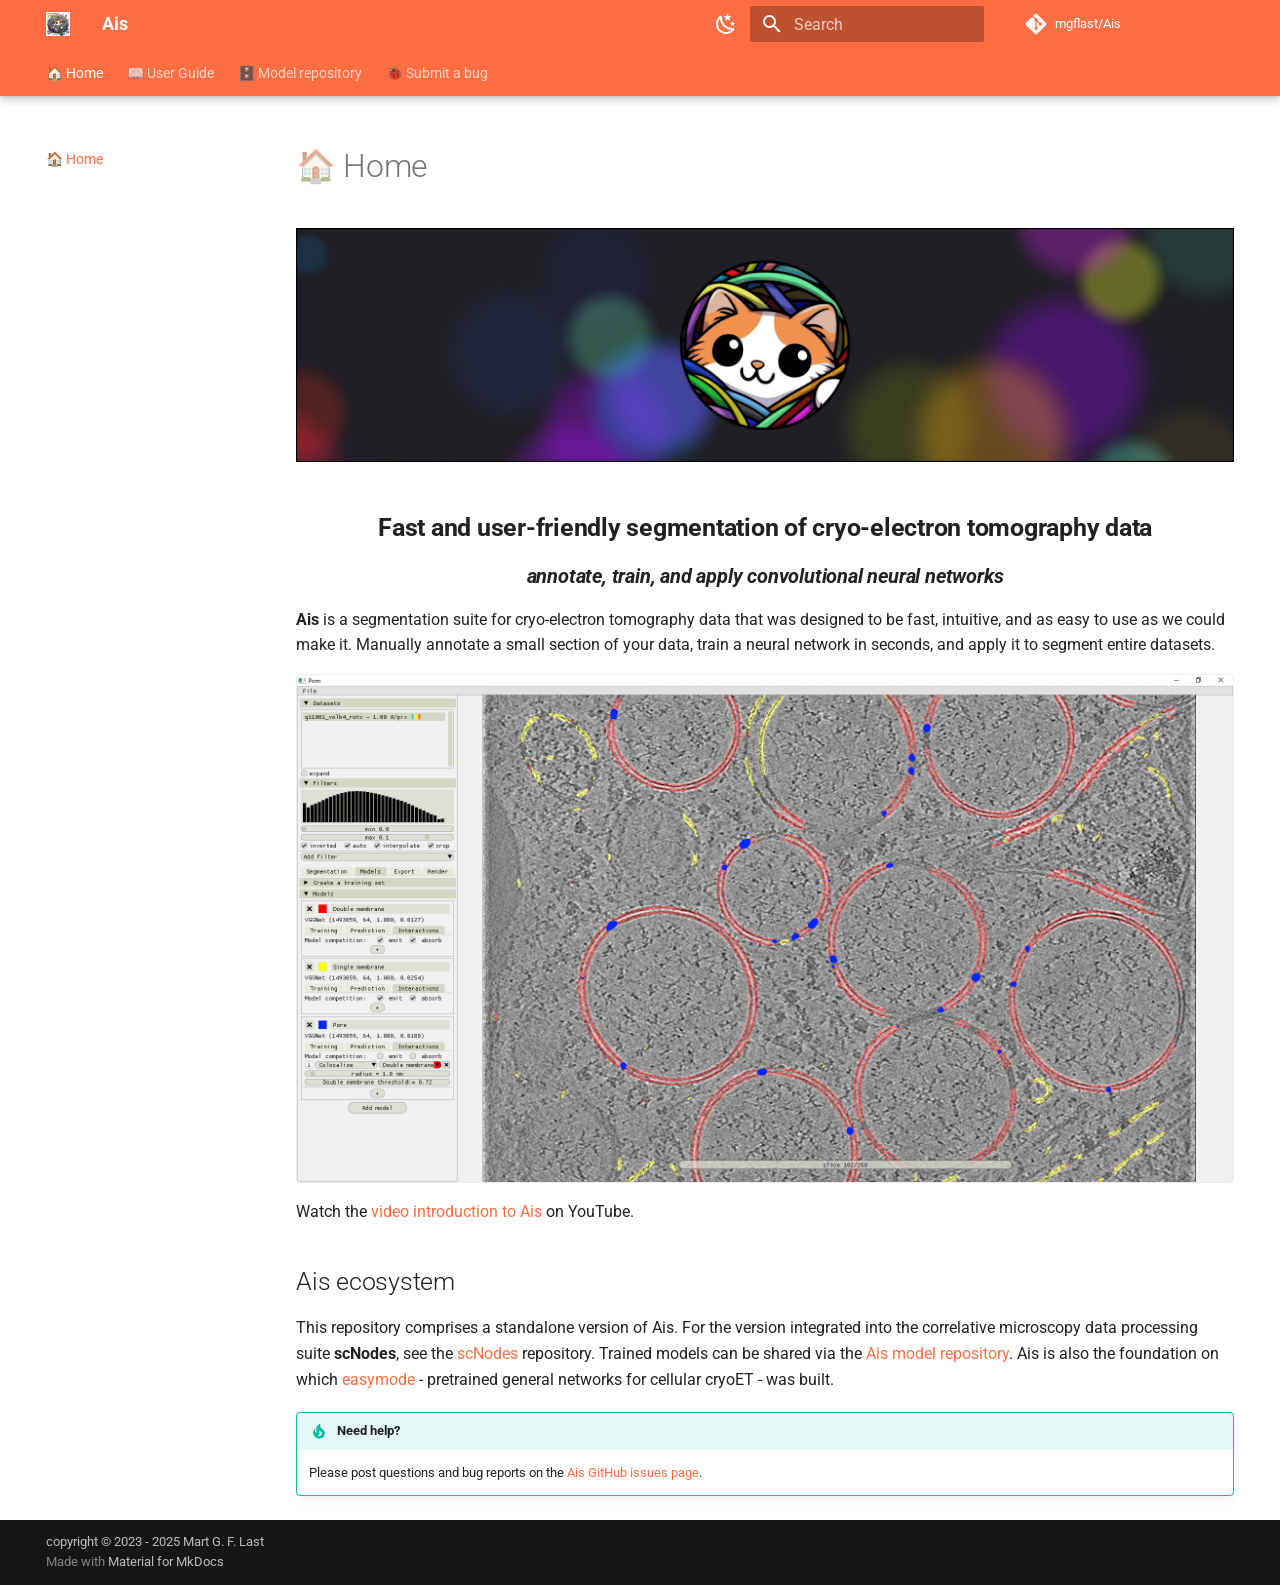
<file: index.html>
<!doctype html>
<html lang="en" class="no-js">
  <head>
    
      <meta charset="utf-8">
      <meta name="viewport" content="width=device-width,initial-scale=1">
      
        <meta name="description" content="Fast and user-friendly segmentation of cryo-electron tomography data using convolutional neural networks.">
      
      
      
        <link rel="canonical" href="https://mgflast.github.io/Ais/">
      
      
      
        <link rel="next" href="installation/">
      
      
        
      
      
      <link rel="icon" href="res/LOGO_Ais_1024.png">
      <meta name="generator" content="mkdocs-1.6.1, mkdocs-material-9.7.7">
    
    
      
        <title>Ais</title>
      
    
    
      <link rel="stylesheet" href="assets/stylesheets/main.ec1eaa64.min.css">
      
        
        <link rel="stylesheet" href="assets/stylesheets/palette.ab4e12ef.min.css">
      
      

  
  
  
  
  <style>:root{--md-annotation-icon:url('data:image/svg+xml;charset=utf-8,%3Csvg%20xmlns%3D%22http%3A//www.w3.org/2000/svg%22%20viewBox%3D%220%200%2024%2024%22%3E%3Cpath%20d%3D%22M17%2013h-4v4h-2v-4H7v-2h4V7h2v4h4m-5-9A10%2010%200%200%200%202%2012a10%2010%200%200%200%2010%2010%2010%2010%200%200%200%2010-10A10%2010%200%200%200%2012%202%22/%3E%3C/svg%3E');}</style>


    
    
      
    
    
      
        
        
        <link rel="preconnect" href="https://fonts.gstatic.com" crossorigin>
        <link rel="stylesheet" href="https://fonts.googleapis.com/css?family=Roboto:300,300i,400,400i,700,700i%7CRoboto+Mono:400,400i,700,700i&display=fallback">
        <style>:root{--md-text-font:"Roboto";--md-code-font:"Roboto Mono"}</style>
      
    
    
      <link rel="stylesheet" href="styles/extra.css">
    
    <script>__md_scope=new URL(".",location),__md_hash=e=>[...e].reduce(((e,_)=>(e<<5)-e+_.charCodeAt(0)),0),__md_get=(e,_=localStorage,t=__md_scope)=>JSON.parse(_.getItem(t.pathname+"."+e)),__md_set=(e,_,t=localStorage,a=__md_scope)=>{try{t.setItem(a.pathname+"."+e,JSON.stringify(_))}catch(e){}}</script>
    
      

    
    
  </head>
  
  
    
    
      
    
    
    
    
    <body dir="ltr" data-md-color-scheme="default" data-md-color-primary="deep-orange" data-md-color-accent="deep-orange">
  
    
    <input class="md-toggle" data-md-toggle="drawer" type="checkbox" id="__drawer" autocomplete="off">
    <input class="md-toggle" data-md-toggle="search" type="checkbox" id="__search" autocomplete="off">
    <label class="md-overlay" for="__drawer"></label>
    <div data-md-component="skip">
      
        
        <a href="#ais-ecosystem" class="md-skip">
          Skip to content
        </a>
      
    </div>
    <div data-md-component="announce">
      
    </div>
    
    
      

  

<header class="md-header md-header--shadow md-header--lifted" data-md-component="header">
  <nav class="md-header__inner md-grid" aria-label="Header">
    <a href="." title="Ais" class="md-header__button md-logo" aria-label="Ais" data-md-component="logo">
      
  <img src="res/LOGO_Ais_1024.png" alt="logo">

    </a>
    <label class="md-header__button md-icon" for="__drawer">
      
      <svg xmlns="http://www.w3.org/2000/svg" viewBox="0 0 24 24"><path d="M3 6h18v2H3zm0 5h18v2H3zm0 5h18v2H3z"/></svg>
    </label>
    <div class="md-header__title" data-md-component="header-title">
      <div class="md-header__ellipsis">
        <div class="md-header__topic">
          <span class="md-ellipsis">
            Ais
          </span>
        </div>
        <div class="md-header__topic" data-md-component="header-topic">
          <span class="md-ellipsis">
            
              🏠 Home
            
          </span>
        </div>
      </div>
    </div>
    
      
        <form class="md-header__option" data-md-component="palette">
  
    
    
    
    <input class="md-option" data-md-color-media="(prefers-color-scheme: light)" data-md-color-scheme="default" data-md-color-primary="deep-orange" data-md-color-accent="deep-orange"  aria-label="Switch to dark mode"  type="radio" name="__palette" id="__palette_0">
    
      <label class="md-header__button md-icon" title="Switch to dark mode" for="__palette_1" hidden>
        <svg xmlns="http://www.w3.org/2000/svg" viewBox="0 0 24 24"><path d="m17.75 4.09-2.53 1.94.91 3.06-2.63-1.81-2.63 1.81.91-3.06-2.53-1.94L12.44 4l1.06-3 1.06 3zm3.5 6.91-1.64 1.25.59 1.98-1.7-1.17-1.7 1.17.59-1.98L15.75 11l2.06-.05L18.5 9l.69 1.95zm-2.28 4.95c.83-.08 1.72 1.1 1.19 1.85-.32.45-.66.87-1.08 1.27C15.17 23 8.84 23 4.94 19.07c-3.91-3.9-3.91-10.24 0-14.14.4-.4.82-.76 1.27-1.08.75-.53 1.93.36 1.85 1.19-.27 2.86.69 5.83 2.89 8.02a9.96 9.96 0 0 0 8.02 2.89m-1.64 2.02a12.08 12.08 0 0 1-7.8-3.47c-2.17-2.19-3.33-5-3.49-7.82-2.81 3.14-2.7 7.96.31 10.98 3.02 3.01 7.84 3.12 10.98.31"/></svg>
      </label>
    
  
    
    
    
    <input class="md-option" data-md-color-media="(prefers-color-scheme: dark)" data-md-color-scheme="slate" data-md-color-primary="deep-orange" data-md-color-accent="deep-orange"  aria-label="Switch to light mode"  type="radio" name="__palette" id="__palette_1">
    
      <label class="md-header__button md-icon" title="Switch to light mode" for="__palette_0" hidden>
        <svg xmlns="http://www.w3.org/2000/svg" viewBox="0 0 24 24"><path d="M12 7a5 5 0 0 1 5 5 5 5 0 0 1-5 5 5 5 0 0 1-5-5 5 5 0 0 1 5-5m0 2a3 3 0 0 0-3 3 3 3 0 0 0 3 3 3 3 0 0 0 3-3 3 3 0 0 0-3-3m0-7 2.39 3.42C13.65 5.15 12.84 5 12 5s-1.65.15-2.39.42zM3.34 7l4.16-.35A7.2 7.2 0 0 0 5.94 8.5c-.44.74-.69 1.5-.83 2.29zm.02 10 1.76-3.77a7.131 7.131 0 0 0 2.38 4.14zM20.65 7l-1.77 3.79a7.02 7.02 0 0 0-2.38-4.15zm-.01 10-4.14.36c.59-.51 1.12-1.14 1.54-1.86.42-.73.69-1.5.83-2.29zM12 22l-2.41-3.44c.74.27 1.55.44 2.41.44.82 0 1.63-.17 2.37-.44z"/></svg>
      </label>
    
  
</form>
      
    
    
      <script>var palette=__md_get("__palette");if(palette&&palette.color){if("(prefers-color-scheme)"===palette.color.media){var media=matchMedia("(prefers-color-scheme: light)"),input=document.querySelector(media.matches?"[data-md-color-media='(prefers-color-scheme: light)']":"[data-md-color-media='(prefers-color-scheme: dark)']");palette.color.media=input.getAttribute("data-md-color-media"),palette.color.scheme=input.getAttribute("data-md-color-scheme"),palette.color.primary=input.getAttribute("data-md-color-primary"),palette.color.accent=input.getAttribute("data-md-color-accent")}for(var[key,value]of Object.entries(palette.color))document.body.setAttribute("data-md-color-"+key,value)}</script>
    
    
    
      
      
        <label class="md-header__button md-icon" for="__search">
          
          <svg xmlns="http://www.w3.org/2000/svg" viewBox="0 0 24 24"><path d="M9.5 3A6.5 6.5 0 0 1 16 9.5c0 1.61-.59 3.09-1.56 4.23l.27.27h.79l5 5-1.5 1.5-5-5v-.79l-.27-.27A6.52 6.52 0 0 1 9.5 16 6.5 6.5 0 0 1 3 9.5 6.5 6.5 0 0 1 9.5 3m0 2C7 5 5 7 5 9.5S7 14 9.5 14 14 12 14 9.5 12 5 9.5 5"/></svg>
        </label>
        <div class="md-search" data-md-component="search" role="dialog">
  <label class="md-search__overlay" for="__search"></label>
  <div class="md-search__inner" role="search">
    <form class="md-search__form" name="search">
      <input type="text" class="md-search__input" name="query" aria-label="Search" placeholder="Search" autocapitalize="off" autocorrect="off" autocomplete="off" spellcheck="false" data-md-component="search-query" required>
      <label class="md-search__icon md-icon" for="__search">
        
        <svg xmlns="http://www.w3.org/2000/svg" viewBox="0 0 24 24"><path d="M9.5 3A6.5 6.5 0 0 1 16 9.5c0 1.61-.59 3.09-1.56 4.23l.27.27h.79l5 5-1.5 1.5-5-5v-.79l-.27-.27A6.52 6.52 0 0 1 9.5 16 6.5 6.5 0 0 1 3 9.5 6.5 6.5 0 0 1 9.5 3m0 2C7 5 5 7 5 9.5S7 14 9.5 14 14 12 14 9.5 12 5 9.5 5"/></svg>
        
        <svg xmlns="http://www.w3.org/2000/svg" viewBox="0 0 24 24"><path d="M20 11v2H8l5.5 5.5-1.42 1.42L4.16 12l7.92-7.92L13.5 5.5 8 11z"/></svg>
      </label>
      <nav class="md-search__options" aria-label="Search">
        
        <button type="reset" class="md-search__icon md-icon" title="Clear" aria-label="Clear" tabindex="-1">
          
          <svg xmlns="http://www.w3.org/2000/svg" viewBox="0 0 24 24"><path d="M19 6.41 17.59 5 12 10.59 6.41 5 5 6.41 10.59 12 5 17.59 6.41 19 12 13.41 17.59 19 19 17.59 13.41 12z"/></svg>
        </button>
      </nav>
      
        <div class="md-search__suggest" data-md-component="search-suggest"></div>
      
    </form>
    <div class="md-search__output">
      <div class="md-search__scrollwrap" tabindex="0" data-md-scrollfix>
        <div class="md-search-result" data-md-component="search-result">
          <div class="md-search-result__meta">
            Initializing search
          </div>
          <ol class="md-search-result__list" role="presentation"></ol>
        </div>
      </div>
    </div>
  </div>
</div>
      
    
    
      <div class="md-header__source">
        <a href="https://github.com/mgflast/Ais" title="Go to repository" class="md-source" data-md-component="source">
  <div class="md-source__icon md-icon">
    
    <svg xmlns="http://www.w3.org/2000/svg" viewBox="0 0 448 512"><!--! Font Awesome Free 7.1.0 by @fontawesome - https://fontawesome.com License - https://fontawesome.com/license/free (Icons: CC BY 4.0, Fonts: SIL OFL 1.1, Code: MIT License) Copyright 2025 Fonticons, Inc.--><path d="M439.6 236.1 244 40.5c-5.4-5.5-12.8-8.5-20.4-8.5s-15 3-20.4 8.4L162.5 81l51.5 51.5c27.1-9.1 52.7 16.8 43.4 43.7l49.7 49.7c34.2-11.8 61.2 31 35.5 56.7-26.5 26.5-70.2-2.9-56-37.3L240.3 199v121.9c25.3 12.5 22.3 41.8 9.1 55-6.4 6.4-15.2 10.1-24.3 10.1s-17.8-3.6-24.3-10.1c-17.6-17.6-11.1-46.9 11.2-56v-123c-20.8-8.5-24.6-30.7-18.6-45L142.6 101 8.5 235.1C3 240.6 0 247.9 0 255.5s3 15 8.5 20.4l195.6 195.7c5.4 5.4 12.7 8.4 20.4 8.4s15-3 20.4-8.4l194.7-194.7c5.4-5.4 8.4-12.8 8.4-20.4s-3-15-8.4-20.4"/></svg>
  </div>
  <div class="md-source__repository">
    mgflast/Ais
  </div>
</a>
      </div>
    
  </nav>
  
    
      
<nav class="md-tabs" aria-label="Tabs" data-md-component="tabs">
  <div class="md-grid">
    <ul class="md-tabs__list">
      
        
  
  
  
    
  
  
    <li class="md-tabs__item md-tabs__item--active">
      <a href="." class="md-tabs__link">
        
  
  
    
  
  🏠 Home

      </a>
    </li>
  

      
        
  
  
  
  
    
    
      <li class="md-tabs__item">
        <a href="installation/" class="md-tabs__link">
          
  
  
  📖 User Guide

        </a>
      </li>
    
  

      
        
  
  
  
  
    <li class="md-tabs__item">
      <a href="https://www.aiscryoet.org" class="md-tabs__link">
        
  
  
    
  
  🗄️ Model repository

      </a>
    </li>
  

      
        
  
  
  
  
    <li class="md-tabs__item">
      <a href="https://github.com/mgflast/Ais/issues" class="md-tabs__link">
        
  
  
    
  
  🐞 Submit a bug

      </a>
    </li>
  

      
    </ul>
  </div>
</nav>
    
  
</header>
    
    <div class="md-container" data-md-component="container">
      
      
        
      
      <main class="md-main" data-md-component="main">
        <div class="md-main__inner md-grid">
          
            
              
                
              
              <div class="md-sidebar md-sidebar--primary" data-md-component="sidebar" data-md-type="navigation" >
                <div class="md-sidebar__scrollwrap">
                  <div class="md-sidebar__inner">
                    


  


<nav class="md-nav md-nav--primary md-nav--lifted" aria-label="Navigation" data-md-level="0">
  <label class="md-nav__title" for="__drawer">
    <a href="." title="Ais" class="md-nav__button md-logo" aria-label="Ais" data-md-component="logo">
      
  <img src="res/LOGO_Ais_1024.png" alt="logo">

    </a>
    Ais
  </label>
  
    <div class="md-nav__source">
      <a href="https://github.com/mgflast/Ais" title="Go to repository" class="md-source" data-md-component="source">
  <div class="md-source__icon md-icon">
    
    <svg xmlns="http://www.w3.org/2000/svg" viewBox="0 0 448 512"><!--! Font Awesome Free 7.1.0 by @fontawesome - https://fontawesome.com License - https://fontawesome.com/license/free (Icons: CC BY 4.0, Fonts: SIL OFL 1.1, Code: MIT License) Copyright 2025 Fonticons, Inc.--><path d="M439.6 236.1 244 40.5c-5.4-5.5-12.8-8.5-20.4-8.5s-15 3-20.4 8.4L162.5 81l51.5 51.5c27.1-9.1 52.7 16.8 43.4 43.7l49.7 49.7c34.2-11.8 61.2 31 35.5 56.7-26.5 26.5-70.2-2.9-56-37.3L240.3 199v121.9c25.3 12.5 22.3 41.8 9.1 55-6.4 6.4-15.2 10.1-24.3 10.1s-17.8-3.6-24.3-10.1c-17.6-17.6-11.1-46.9 11.2-56v-123c-20.8-8.5-24.6-30.7-18.6-45L142.6 101 8.5 235.1C3 240.6 0 247.9 0 255.5s3 15 8.5 20.4l195.6 195.7c5.4 5.4 12.7 8.4 20.4 8.4s15-3 20.4-8.4l194.7-194.7c5.4-5.4 8.4-12.8 8.4-20.4s-3-15-8.4-20.4"/></svg>
  </div>
  <div class="md-source__repository">
    mgflast/Ais
  </div>
</a>
    </div>
  
  <ul class="md-nav__list" data-md-scrollfix>
    
      
      
  
  
    
  
  
  
    <li class="md-nav__item md-nav__item--active">
      
      <input class="md-nav__toggle md-toggle" type="checkbox" id="__toc">
      
      
      
        <label class="md-nav__link md-nav__link--active" for="__toc">
          
  
  
  <span class="md-ellipsis">
    
  
    🏠 Home
  

    
  </span>
  
  

          <span class="md-nav__icon md-icon"></span>
        </label>
      
      <a href="." class="md-nav__link md-nav__link--active">
        
  
  
  <span class="md-ellipsis">
    
  
    🏠 Home
  

    
  </span>
  
  

      </a>
      
        

<nav class="md-nav md-nav--secondary" aria-label="Table of contents">
  
  
  
  
    <label class="md-nav__title" for="__toc">
      <span class="md-nav__icon md-icon"></span>
      Table of contents
    </label>
    <ul class="md-nav__list" data-md-component="toc" data-md-scrollfix>
      
        <li class="md-nav__item">
  <a href="#ais-ecosystem" class="md-nav__link">
    <span class="md-ellipsis">
      
        Ais ecosystem
      
    </span>
  </a>
  
</li>
      
    </ul>
  
</nav>
      
    </li>
  

    
      
      
  
  
  
  
    
    
    
    
      
      
        
      
    
    
    <li class="md-nav__item md-nav__item--nested">
      
        
        
          
        
        <input class="md-nav__toggle md-toggle md-toggle--indeterminate" type="checkbox" id="__nav_2" >
        
          
          <label class="md-nav__link" for="__nav_2" id="__nav_2_label" tabindex="0">
            
  
  
  <span class="md-ellipsis">
    
  
    📖 User Guide
  

    
  </span>
  
  

            <span class="md-nav__icon md-icon"></span>
          </label>
        
        <nav class="md-nav" data-md-level="1" aria-labelledby="__nav_2_label" aria-expanded="false">
          <label class="md-nav__title" for="__nav_2">
            <span class="md-nav__icon md-icon"></span>
            
  
    📖 User Guide
  

          </label>
          <ul class="md-nav__list" data-md-scrollfix>
            
              
                
  
  
  
  
    <li class="md-nav__item">
      <a href="installation/" class="md-nav__link">
        
  
  
  <span class="md-ellipsis">
    
  
    Installation
  

    
  </span>
  
  

      </a>
    </li>
  

              
            
              
                
  
  
  
  
    
    
    
    
      
      
        
      
    
    
    <li class="md-nav__item md-nav__item--nested">
      
        
        
          
        
        <input class="md-nav__toggle md-toggle md-toggle--indeterminate" type="checkbox" id="__nav_2_2" >
        
          
          <label class="md-nav__link" for="__nav_2_2" id="__nav_2_2_label" tabindex="0">
            
  
  
  <span class="md-ellipsis">
    
  
    <b>Segmentation workflow</b>
  

    
  </span>
  
  

            <span class="md-nav__icon md-icon"></span>
          </label>
        
        <nav class="md-nav" data-md-level="2" aria-labelledby="__nav_2_2_label" aria-expanded="false">
          <label class="md-nav__title" for="__nav_2_2">
            <span class="md-nav__icon md-icon"></span>
            
  
    <b>Segmentation workflow</b>
  

          </label>
          <ul class="md-nav__list" data-md-scrollfix>
            
              
                
  
  
  
  
    <li class="md-nav__item">
      <a href="annotation/" class="md-nav__link">
        
  
  
  <span class="md-ellipsis">
    
  
    1. Annotation
  

    
  </span>
  
  

      </a>
    </li>
  

              
            
              
                
  
  
  
  
    <li class="md-nav__item">
      <a href="creating_models/" class="md-nav__link">
        
  
  
  <span class="md-ellipsis">
    
  
    2. Creating models
  

    
  </span>
  
  

      </a>
    </li>
  

              
            
              
                
  
  
  
  
    <li class="md-nav__item">
      <a href="batch_processing/" class="md-nav__link">
        
  
  
  <span class="md-ellipsis">
    
  
    3. Batch processing
  

    
  </span>
  
  

      </a>
    </li>
  

              
            
              
                
  
  
  
  
    <li class="md-nav__item">
      <a href="rendering/" class="md-nav__link">
        
  
  
  <span class="md-ellipsis">
    
  
    4. Rendering
  

    
  </span>
  
  

      </a>
    </li>
  

              
            
              
                
  
  
  
  
    <li class="md-nav__item">
      <a href="extracting_particles_and_meshes/" class="md-nav__link">
        
  
  
  <span class="md-ellipsis">
    
  
    5. Extracting particles & meshes
  

    
  </span>
  
  

      </a>
    </li>
  

              
            
          </ul>
        </nav>
      
    </li>
  

              
            
              
                
  
  
  
  
    
    
    
    
      
      
        
      
    
    
    <li class="md-nav__item md-nav__item--nested">
      
        
        
          
        
        <input class="md-nav__toggle md-toggle md-toggle--indeterminate" type="checkbox" id="__nav_2_3" >
        
          
          <label class="md-nav__link" for="__nav_2_3" id="__nav_2_3_label" tabindex="0">
            
  
  
  <span class="md-ellipsis">
    
  
    <b>Sharing</b>
  

    
  </span>
  
  

            <span class="md-nav__icon md-icon"></span>
          </label>
        
        <nav class="md-nav" data-md-level="2" aria-labelledby="__nav_2_3_label" aria-expanded="false">
          <label class="md-nav__title" for="__nav_2_3">
            <span class="md-nav__icon md-icon"></span>
            
  
    <b>Sharing</b>
  

          </label>
          <ul class="md-nav__list" data-md-scrollfix>
            
              
                
  
  
  
  
    <li class="md-nav__item">
      <a href="sharing_models/" class="md-nav__link">
        
  
  
  <span class="md-ellipsis">
    
  
    Sharing models
  

    
  </span>
  
  

      </a>
    </li>
  

              
            
          </ul>
        </nav>
      
    </li>
  

              
            
              
                
  
  
  
  
    
    
    
    
      
      
        
      
    
    
    <li class="md-nav__item md-nav__item--nested">
      
        
        
          
        
        <input class="md-nav__toggle md-toggle md-toggle--indeterminate" type="checkbox" id="__nav_2_4" >
        
          
          <label class="md-nav__link" for="__nav_2_4" id="__nav_2_4_label" tabindex="0">
            
  
  
  <span class="md-ellipsis">
    
  
    <b>Scripting</b>
  

    
  </span>
  
  

            <span class="md-nav__icon md-icon"></span>
          </label>
        
        <nav class="md-nav" data-md-level="2" aria-labelledby="__nav_2_4_label" aria-expanded="false">
          <label class="md-nav__title" for="__nav_2_4">
            <span class="md-nav__icon md-icon"></span>
            
  
    <b>Scripting</b>
  

          </label>
          <ul class="md-nav__list" data-md-scrollfix>
            
              
                
  
  
  
  
    <li class="md-nav__item">
      <a href="command_line_interface/" class="md-nav__link">
        
  
  
  <span class="md-ellipsis">
    
  
    Command line interface
  

    
  </span>
  
  

      </a>
    </li>
  

              
            
              
                
  
  
  
  
    <li class="md-nav__item">
      <a href="python_module/" class="md-nav__link">
        
  
  
  <span class="md-ellipsis">
    
  
    Python module
  

    
  </span>
  
  

      </a>
    </li>
  

              
            
          </ul>
        </nav>
      
    </li>
  

              
            
          </ul>
        </nav>
      
    </li>
  

    
      
      
  
  
  
  
    <li class="md-nav__item">
      <a href="https://www.aiscryoet.org" class="md-nav__link">
        
  
  
  <span class="md-ellipsis">
    
  
    🗄️ Model repository
  

    
  </span>
  
  

      </a>
    </li>
  

    
      
      
  
  
  
  
    <li class="md-nav__item">
      <a href="https://github.com/mgflast/Ais/issues" class="md-nav__link">
        
  
  
  <span class="md-ellipsis">
    
  
    🐞 Submit a bug
  

    
  </span>
  
  

      </a>
    </li>
  

    
  </ul>
</nav>
                  </div>
                </div>
              </div>
            
            
              
                
              
              <div class="md-sidebar md-sidebar--secondary" data-md-component="sidebar" data-md-type="toc" hidden>
                <div class="md-sidebar__scrollwrap">
                  <div class="md-sidebar__inner">
                    

<nav class="md-nav md-nav--secondary" aria-label="Table of contents">
  
  
  
  
    <label class="md-nav__title" for="__toc">
      <span class="md-nav__icon md-icon"></span>
      Table of contents
    </label>
    <ul class="md-nav__list" data-md-component="toc" data-md-scrollfix>
      
        <li class="md-nav__item">
  <a href="#ais-ecosystem" class="md-nav__link">
    <span class="md-ellipsis">
      
        Ais ecosystem
      
    </span>
  </a>
  
</li>
      
    </ul>
  
</nav>
                  </div>
                </div>
              </div>
            
          
          
            <div class="md-content" data-md-component="content">
              
              <article class="md-content__inner md-typeset">
                
                  
  



  
  


  <h1>🏠 Home</h1>

<p><img alt="Ais banner" src="res/ais_banner.png" /></p>
<h2 style="text-align: center; font-weight: bold;">Fast and user-friendly segmentation of cryo-electron tomography data</h2>
<h3 style="text-align: center; font-weight: bold; font-style: italic;">annotate, train, and apply convolutional neural networks</h3>

<p><strong>Ais</strong> is a segmentation suite for cryo-electron tomography data that was designed to be fast, intuitive, and as easy to use as we could make it. Manually annotate a small section of your data, train a neural network in seconds, and apply it to segment entire datasets.</p>
<figure>
  <img alt="An example of the segmentation interface in Ais" class="with-border" src="res/homepage.png" />
</figure>
<p>Watch the <a href="https://www.youtube.com/watch?v=ES4tsIt-DCQ&amp;list=PL_lGdEIRskGb5-vwuuGN9QJZxRvvl44Zd">video introduction to Ais</a> on YouTube.</p>
<h2 id="ais-ecosystem">Ais ecosystem</h2>
<p>This repository comprises a standalone version of Ais. For the version integrated into the correlative microscopy data processing suite <strong>scNodes</strong>, see the <a href="https://github.com/bionanopatterning/scNodes">scNodes</a> repository. Trained models can be shared via the <a href="https://www.aiscryoet.org">Ais model repository</a>. Ais is also the foundation on which <a href="https://mgflast.github.io/easymode/">easymode</a> - pretrained general networks for cellular cryoET - was built.</p>
<div class="admonition tip">
<p class="admonition-title">Need help?</p>
<p>Please post questions and bug reports on the <a href="https://github.com/mgflast/Ais/issues">Ais GitHub issues page</a>.</p>
</div>







  
  




  



                
              </article>
            </div>
          
          
  <script>var tabs=__md_get("__tabs");if(Array.isArray(tabs))e:for(var set of document.querySelectorAll(".tabbed-set")){var labels=set.querySelector(".tabbed-labels");for(var tab of tabs)for(var label of labels.getElementsByTagName("label"))if(label.innerText.trim()===tab){var input=document.getElementById(label.htmlFor);input.checked=!0;continue e}}</script>

<script>var target=document.getElementById(location.hash.slice(1));target&&target.name&&(target.checked=target.name.startsWith("__tabbed_"))</script>
        </div>
        
      </main>
      
        <footer class="md-footer">
  
  <div class="md-footer-meta md-typeset">
    <div class="md-footer-meta__inner md-grid">
      <div class="md-copyright">
  
    <div class="md-copyright__highlight">
      copyright © 2023 - 2025 Mart G. F. Last
    </div>
  
  
    Made with
    <a href="https://squidfunk.github.io/mkdocs-material/" target="_blank" rel="noopener">
      Material for MkDocs
    </a>
  
</div>
      
    </div>
  </div>
</footer>
      
    </div>
    <div class="md-dialog" data-md-component="dialog">
      <div class="md-dialog__inner md-typeset"></div>
    </div>
    
    
    
      
      
      <script id="__config" type="application/json">{"annotate": null, "base": ".", "features": ["navigation.instant", "navigation.tracking", "navigation.tabs", "navigation.tabs.sticky", "navigation.expand", "navigation.sections", "search.highlight", "search.suggest", "content.tabs.link", "content.code.annotate", "content.code.copy"], "search": "assets/javascripts/workers/search.2c215733.min.js", "tags": null, "translations": {"clipboard.copied": "Copied to clipboard", "clipboard.copy": "Copy to clipboard", "search.result.more.one": "1 more on this page", "search.result.more.other": "# more on this page", "search.result.none": "No matching documents", "search.result.one": "1 matching document", "search.result.other": "# matching documents", "search.result.placeholder": "Type to start searching", "search.result.term.missing": "Missing", "select.version": "Select version"}, "version": null}</script>
    
    
      <script src="assets/javascripts/bundle.d7400e89.min.js"></script>
      
    
  </body>
</html>
</file>
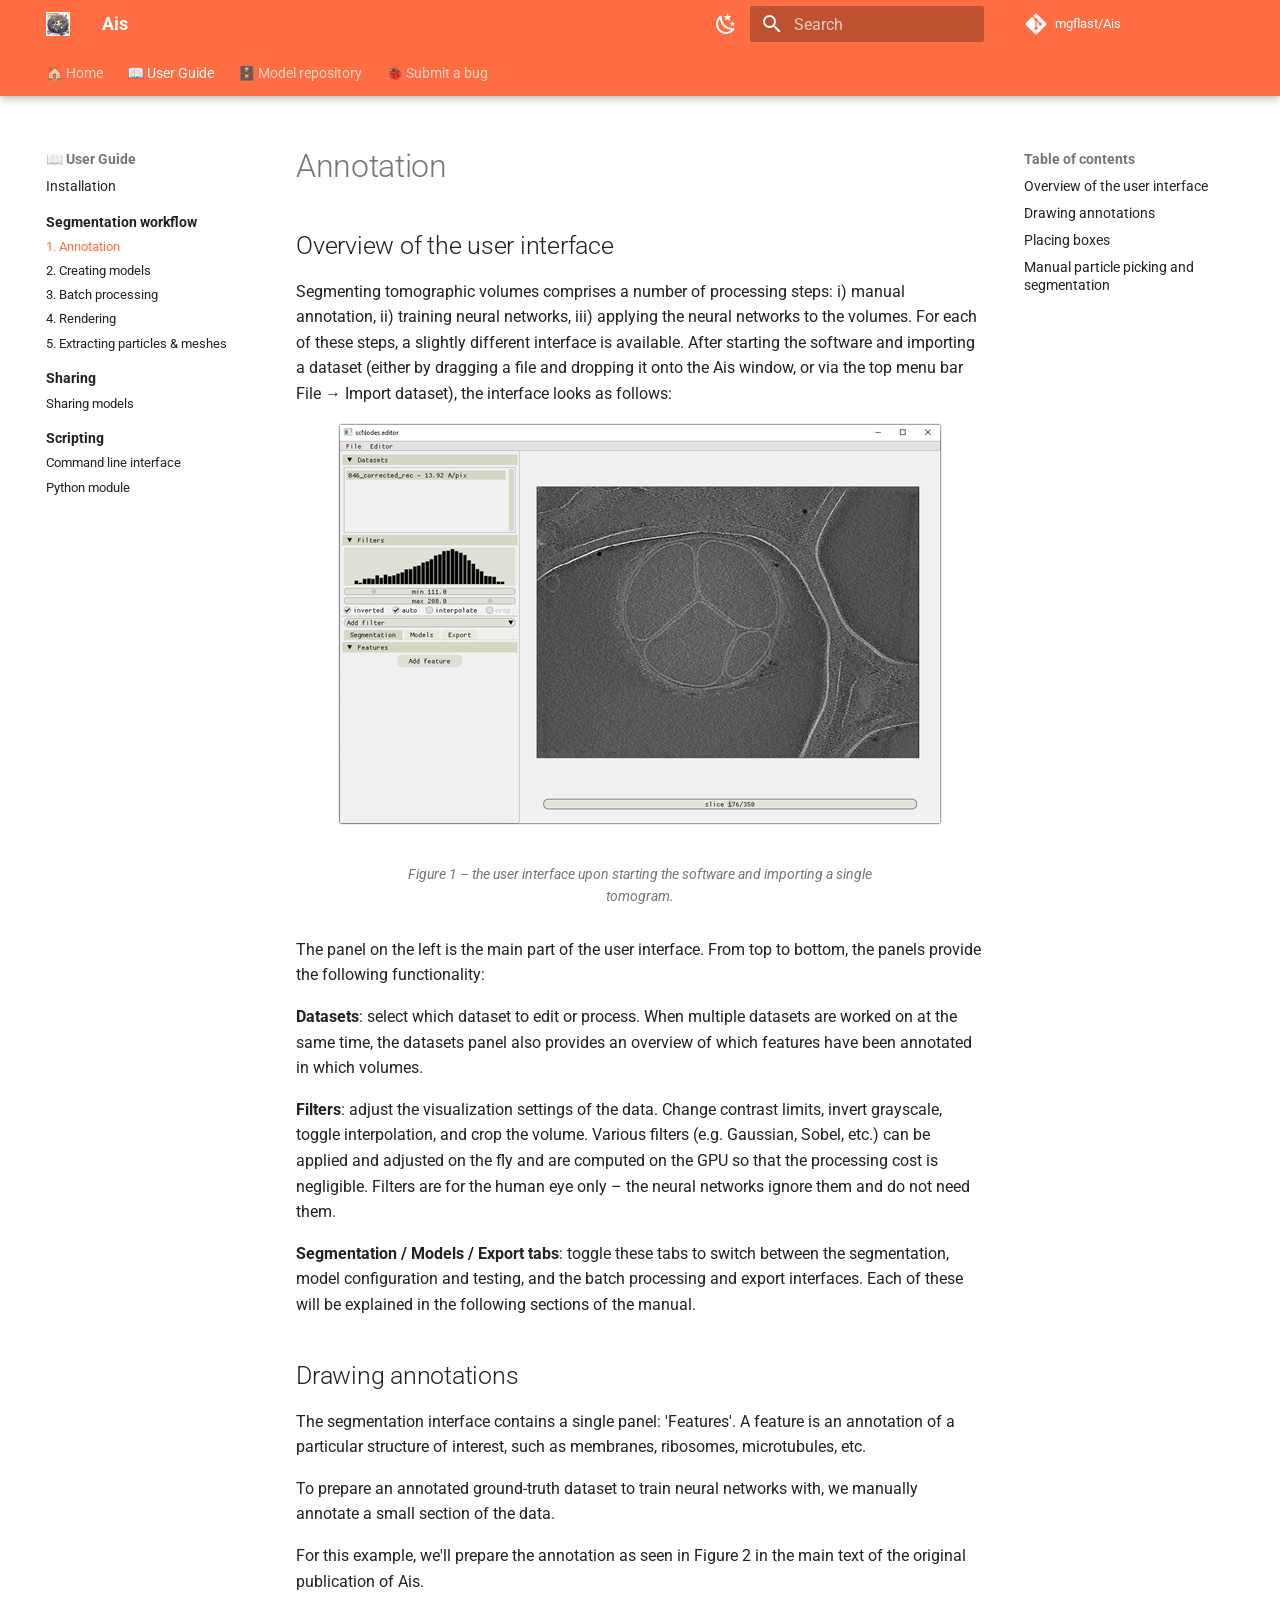
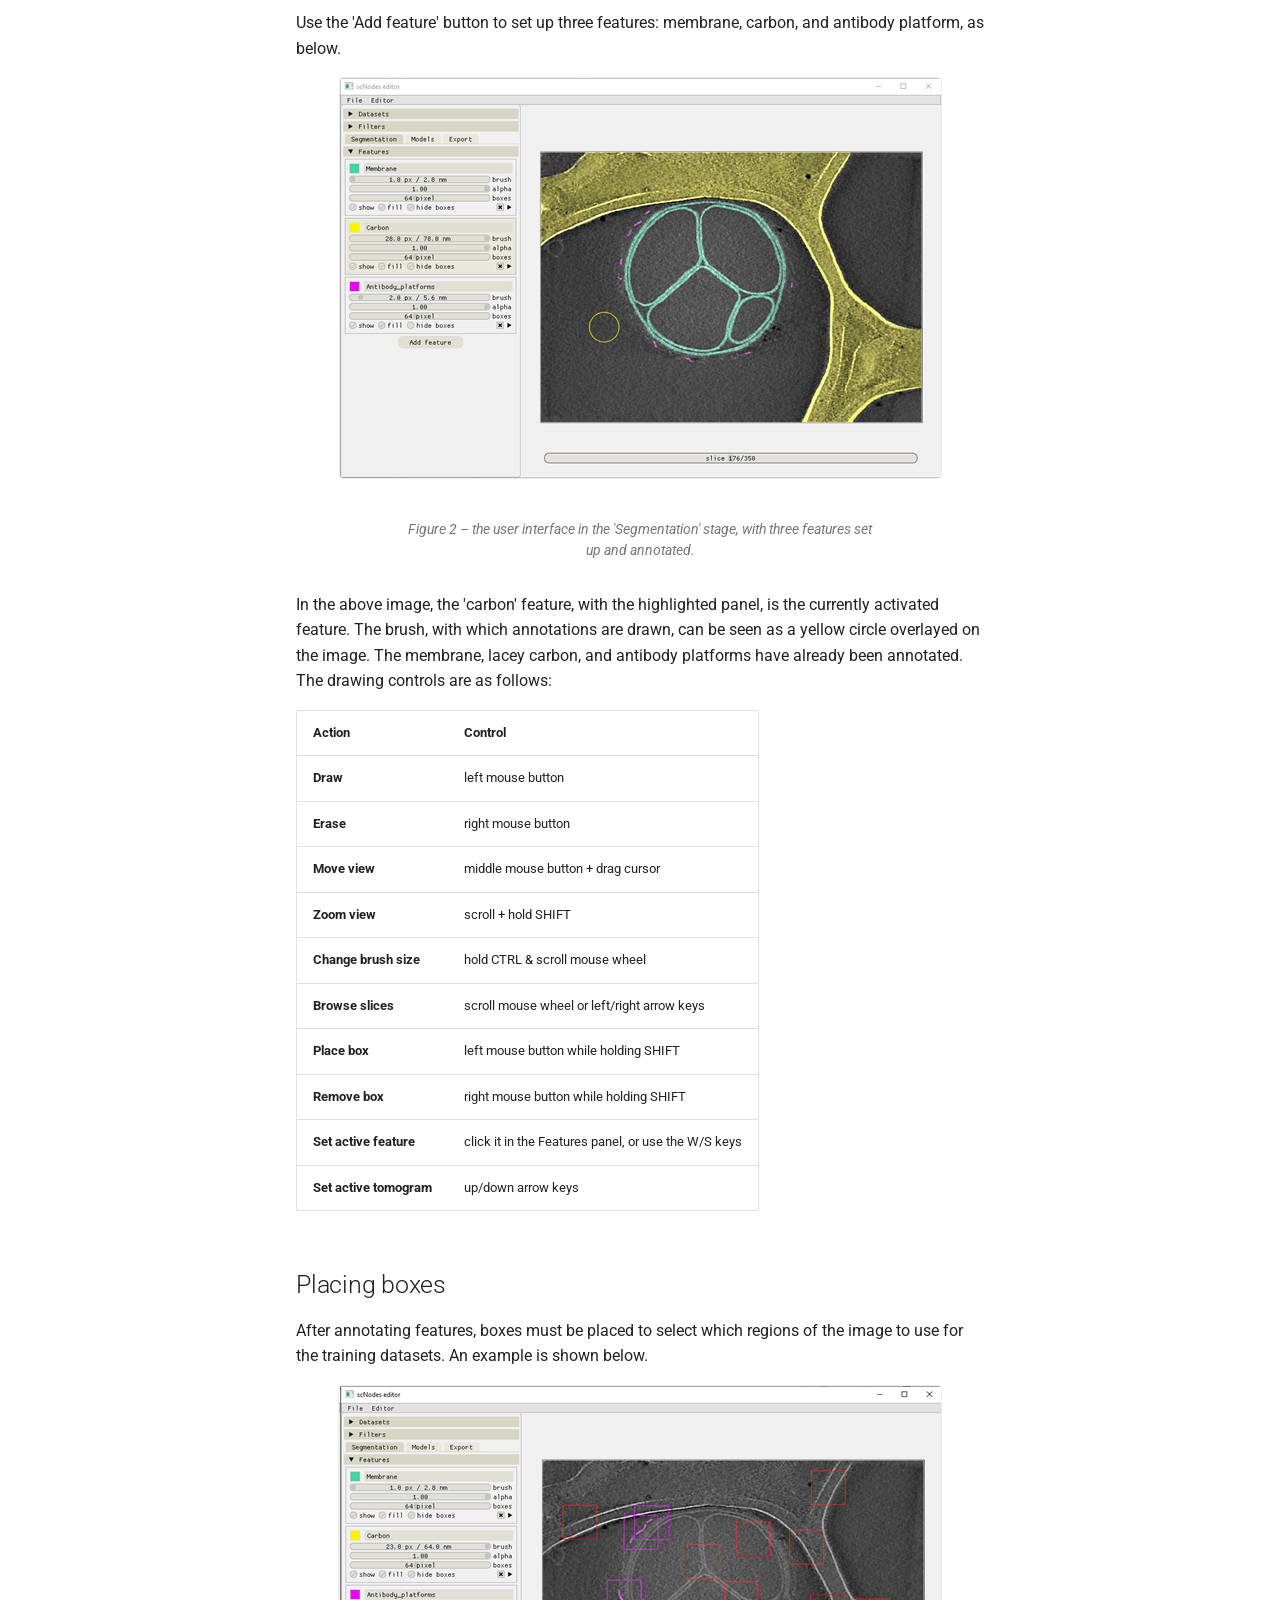
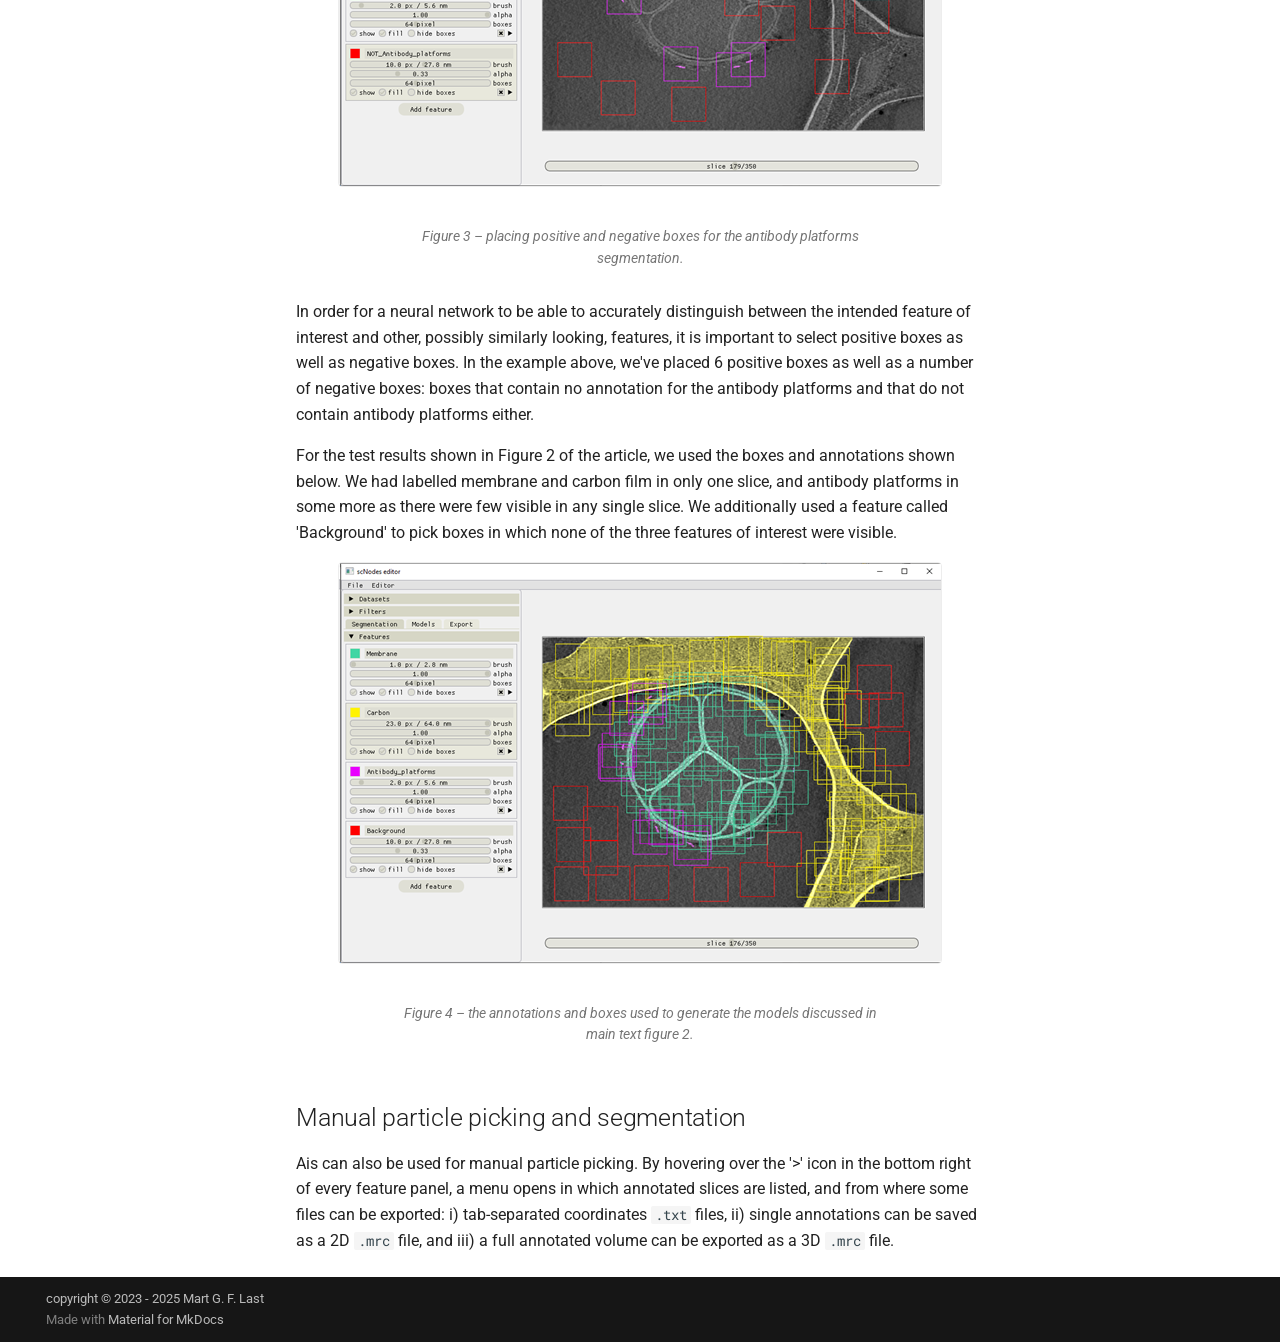
<file: annotation/index.html>
<!doctype html>
<html lang="en" class="no-js">
  <head>
    
      <meta charset="utf-8">
      <meta name="viewport" content="width=device-width,initial-scale=1">
      
        <meta name="description" content="Fast and user-friendly segmentation of cryo-electron tomography data using convolutional neural networks.">
      
      
      
        <link rel="canonical" href="https://mgflast.github.io/Ais/annotation/">
      
      
        <link rel="prev" href="../installation/">
      
      
        <link rel="next" href="../creating_models/">
      
      
        
      
      
      <link rel="icon" href="../res/LOGO_Ais_1024.png">
      <meta name="generator" content="mkdocs-1.6.1, mkdocs-material-9.7.7">
    
    
      
        <title>1. Annotation - Ais</title>
      
    
    
      <link rel="stylesheet" href="../assets/stylesheets/main.ec1eaa64.min.css">
      
        
        <link rel="stylesheet" href="../assets/stylesheets/palette.ab4e12ef.min.css">
      
      

  
  
  
  
  <style>:root{--md-annotation-icon:url('data:image/svg+xml;charset=utf-8,%3Csvg%20xmlns%3D%22http%3A//www.w3.org/2000/svg%22%20viewBox%3D%220%200%2024%2024%22%3E%3Cpath%20d%3D%22M17%2013h-4v4h-2v-4H7v-2h4V7h2v4h4m-5-9A10%2010%200%200%200%202%2012a10%2010%200%200%200%2010%2010%2010%2010%200%200%200%2010-10A10%2010%200%200%200%2012%202%22/%3E%3C/svg%3E');}</style>


    
    
      
    
    
      
        
        
        <link rel="preconnect" href="https://fonts.gstatic.com" crossorigin>
        <link rel="stylesheet" href="https://fonts.googleapis.com/css?family=Roboto:300,300i,400,400i,700,700i%7CRoboto+Mono:400,400i,700,700i&display=fallback">
        <style>:root{--md-text-font:"Roboto";--md-code-font:"Roboto Mono"}</style>
      
    
    
      <link rel="stylesheet" href="../styles/extra.css">
    
    <script>__md_scope=new URL("..",location),__md_hash=e=>[...e].reduce(((e,_)=>(e<<5)-e+_.charCodeAt(0)),0),__md_get=(e,_=localStorage,t=__md_scope)=>JSON.parse(_.getItem(t.pathname+"."+e)),__md_set=(e,_,t=localStorage,a=__md_scope)=>{try{t.setItem(a.pathname+"."+e,JSON.stringify(_))}catch(e){}}</script>
    
      

    
    
  </head>
  
  
    
    
      
    
    
    
    
    <body dir="ltr" data-md-color-scheme="default" data-md-color-primary="deep-orange" data-md-color-accent="deep-orange">
  
    
    <input class="md-toggle" data-md-toggle="drawer" type="checkbox" id="__drawer" autocomplete="off">
    <input class="md-toggle" data-md-toggle="search" type="checkbox" id="__search" autocomplete="off">
    <label class="md-overlay" for="__drawer"></label>
    <div data-md-component="skip">
      
        
        <a href="#annotation" class="md-skip">
          Skip to content
        </a>
      
    </div>
    <div data-md-component="announce">
      
    </div>
    
    
      

  

<header class="md-header md-header--shadow md-header--lifted" data-md-component="header">
  <nav class="md-header__inner md-grid" aria-label="Header">
    <a href=".." title="Ais" class="md-header__button md-logo" aria-label="Ais" data-md-component="logo">
      
  <img src="../res/LOGO_Ais_1024.png" alt="logo">

    </a>
    <label class="md-header__button md-icon" for="__drawer">
      
      <svg xmlns="http://www.w3.org/2000/svg" viewBox="0 0 24 24"><path d="M3 6h18v2H3zm0 5h18v2H3zm0 5h18v2H3z"/></svg>
    </label>
    <div class="md-header__title" data-md-component="header-title">
      <div class="md-header__ellipsis">
        <div class="md-header__topic">
          <span class="md-ellipsis">
            Ais
          </span>
        </div>
        <div class="md-header__topic" data-md-component="header-topic">
          <span class="md-ellipsis">
            
              1. Annotation
            
          </span>
        </div>
      </div>
    </div>
    
      
        <form class="md-header__option" data-md-component="palette">
  
    
    
    
    <input class="md-option" data-md-color-media="(prefers-color-scheme: light)" data-md-color-scheme="default" data-md-color-primary="deep-orange" data-md-color-accent="deep-orange"  aria-label="Switch to dark mode"  type="radio" name="__palette" id="__palette_0">
    
      <label class="md-header__button md-icon" title="Switch to dark mode" for="__palette_1" hidden>
        <svg xmlns="http://www.w3.org/2000/svg" viewBox="0 0 24 24"><path d="m17.75 4.09-2.53 1.94.91 3.06-2.63-1.81-2.63 1.81.91-3.06-2.53-1.94L12.44 4l1.06-3 1.06 3zm3.5 6.91-1.64 1.25.59 1.98-1.7-1.17-1.7 1.17.59-1.98L15.75 11l2.06-.05L18.5 9l.69 1.95zm-2.28 4.95c.83-.08 1.72 1.1 1.19 1.85-.32.45-.66.87-1.08 1.27C15.17 23 8.84 23 4.94 19.07c-3.91-3.9-3.91-10.24 0-14.14.4-.4.82-.76 1.27-1.08.75-.53 1.93.36 1.85 1.19-.27 2.86.69 5.83 2.89 8.02a9.96 9.96 0 0 0 8.02 2.89m-1.64 2.02a12.08 12.08 0 0 1-7.8-3.47c-2.17-2.19-3.33-5-3.49-7.82-2.81 3.14-2.7 7.96.31 10.98 3.02 3.01 7.84 3.12 10.98.31"/></svg>
      </label>
    
  
    
    
    
    <input class="md-option" data-md-color-media="(prefers-color-scheme: dark)" data-md-color-scheme="slate" data-md-color-primary="deep-orange" data-md-color-accent="deep-orange"  aria-label="Switch to light mode"  type="radio" name="__palette" id="__palette_1">
    
      <label class="md-header__button md-icon" title="Switch to light mode" for="__palette_0" hidden>
        <svg xmlns="http://www.w3.org/2000/svg" viewBox="0 0 24 24"><path d="M12 7a5 5 0 0 1 5 5 5 5 0 0 1-5 5 5 5 0 0 1-5-5 5 5 0 0 1 5-5m0 2a3 3 0 0 0-3 3 3 3 0 0 0 3 3 3 3 0 0 0 3-3 3 3 0 0 0-3-3m0-7 2.39 3.42C13.65 5.15 12.84 5 12 5s-1.65.15-2.39.42zM3.34 7l4.16-.35A7.2 7.2 0 0 0 5.94 8.5c-.44.74-.69 1.5-.83 2.29zm.02 10 1.76-3.77a7.131 7.131 0 0 0 2.38 4.14zM20.65 7l-1.77 3.79a7.02 7.02 0 0 0-2.38-4.15zm-.01 10-4.14.36c.59-.51 1.12-1.14 1.54-1.86.42-.73.69-1.5.83-2.29zM12 22l-2.41-3.44c.74.27 1.55.44 2.41.44.82 0 1.63-.17 2.37-.44z"/></svg>
      </label>
    
  
</form>
      
    
    
      <script>var palette=__md_get("__palette");if(palette&&palette.color){if("(prefers-color-scheme)"===palette.color.media){var media=matchMedia("(prefers-color-scheme: light)"),input=document.querySelector(media.matches?"[data-md-color-media='(prefers-color-scheme: light)']":"[data-md-color-media='(prefers-color-scheme: dark)']");palette.color.media=input.getAttribute("data-md-color-media"),palette.color.scheme=input.getAttribute("data-md-color-scheme"),palette.color.primary=input.getAttribute("data-md-color-primary"),palette.color.accent=input.getAttribute("data-md-color-accent")}for(var[key,value]of Object.entries(palette.color))document.body.setAttribute("data-md-color-"+key,value)}</script>
    
    
    
      
      
        <label class="md-header__button md-icon" for="__search">
          
          <svg xmlns="http://www.w3.org/2000/svg" viewBox="0 0 24 24"><path d="M9.5 3A6.5 6.5 0 0 1 16 9.5c0 1.61-.59 3.09-1.56 4.23l.27.27h.79l5 5-1.5 1.5-5-5v-.79l-.27-.27A6.52 6.52 0 0 1 9.5 16 6.5 6.5 0 0 1 3 9.5 6.5 6.5 0 0 1 9.5 3m0 2C7 5 5 7 5 9.5S7 14 9.5 14 14 12 14 9.5 12 5 9.5 5"/></svg>
        </label>
        <div class="md-search" data-md-component="search" role="dialog">
  <label class="md-search__overlay" for="__search"></label>
  <div class="md-search__inner" role="search">
    <form class="md-search__form" name="search">
      <input type="text" class="md-search__input" name="query" aria-label="Search" placeholder="Search" autocapitalize="off" autocorrect="off" autocomplete="off" spellcheck="false" data-md-component="search-query" required>
      <label class="md-search__icon md-icon" for="__search">
        
        <svg xmlns="http://www.w3.org/2000/svg" viewBox="0 0 24 24"><path d="M9.5 3A6.5 6.5 0 0 1 16 9.5c0 1.61-.59 3.09-1.56 4.23l.27.27h.79l5 5-1.5 1.5-5-5v-.79l-.27-.27A6.52 6.52 0 0 1 9.5 16 6.5 6.5 0 0 1 3 9.5 6.5 6.5 0 0 1 9.5 3m0 2C7 5 5 7 5 9.5S7 14 9.5 14 14 12 14 9.5 12 5 9.5 5"/></svg>
        
        <svg xmlns="http://www.w3.org/2000/svg" viewBox="0 0 24 24"><path d="M20 11v2H8l5.5 5.5-1.42 1.42L4.16 12l7.92-7.92L13.5 5.5 8 11z"/></svg>
      </label>
      <nav class="md-search__options" aria-label="Search">
        
        <button type="reset" class="md-search__icon md-icon" title="Clear" aria-label="Clear" tabindex="-1">
          
          <svg xmlns="http://www.w3.org/2000/svg" viewBox="0 0 24 24"><path d="M19 6.41 17.59 5 12 10.59 6.41 5 5 6.41 10.59 12 5 17.59 6.41 19 12 13.41 17.59 19 19 17.59 13.41 12z"/></svg>
        </button>
      </nav>
      
        <div class="md-search__suggest" data-md-component="search-suggest"></div>
      
    </form>
    <div class="md-search__output">
      <div class="md-search__scrollwrap" tabindex="0" data-md-scrollfix>
        <div class="md-search-result" data-md-component="search-result">
          <div class="md-search-result__meta">
            Initializing search
          </div>
          <ol class="md-search-result__list" role="presentation"></ol>
        </div>
      </div>
    </div>
  </div>
</div>
      
    
    
      <div class="md-header__source">
        <a href="https://github.com/mgflast/Ais" title="Go to repository" class="md-source" data-md-component="source">
  <div class="md-source__icon md-icon">
    
    <svg xmlns="http://www.w3.org/2000/svg" viewBox="0 0 448 512"><!--! Font Awesome Free 7.1.0 by @fontawesome - https://fontawesome.com License - https://fontawesome.com/license/free (Icons: CC BY 4.0, Fonts: SIL OFL 1.1, Code: MIT License) Copyright 2025 Fonticons, Inc.--><path d="M439.6 236.1 244 40.5c-5.4-5.5-12.8-8.5-20.4-8.5s-15 3-20.4 8.4L162.5 81l51.5 51.5c27.1-9.1 52.7 16.8 43.4 43.7l49.7 49.7c34.2-11.8 61.2 31 35.5 56.7-26.5 26.5-70.2-2.9-56-37.3L240.3 199v121.9c25.3 12.5 22.3 41.8 9.1 55-6.4 6.4-15.2 10.1-24.3 10.1s-17.8-3.6-24.3-10.1c-17.6-17.6-11.1-46.9 11.2-56v-123c-20.8-8.5-24.6-30.7-18.6-45L142.6 101 8.5 235.1C3 240.6 0 247.9 0 255.5s3 15 8.5 20.4l195.6 195.7c5.4 5.4 12.7 8.4 20.4 8.4s15-3 20.4-8.4l194.7-194.7c5.4-5.4 8.4-12.8 8.4-20.4s-3-15-8.4-20.4"/></svg>
  </div>
  <div class="md-source__repository">
    mgflast/Ais
  </div>
</a>
      </div>
    
  </nav>
  
    
      
<nav class="md-tabs" aria-label="Tabs" data-md-component="tabs">
  <div class="md-grid">
    <ul class="md-tabs__list">
      
        
  
  
  
  
    <li class="md-tabs__item">
      <a href=".." class="md-tabs__link">
        
  
  
    
  
  🏠 Home

      </a>
    </li>
  

      
        
  
  
  
    
  
  
    
    
      <li class="md-tabs__item md-tabs__item--active">
        <a href="../installation/" class="md-tabs__link">
          
  
  
  📖 User Guide

        </a>
      </li>
    
  

      
        
  
  
  
  
    <li class="md-tabs__item">
      <a href="https://www.aiscryoet.org" class="md-tabs__link">
        
  
  
    
  
  🗄️ Model repository

      </a>
    </li>
  

      
        
  
  
  
  
    <li class="md-tabs__item">
      <a href="https://github.com/mgflast/Ais/issues" class="md-tabs__link">
        
  
  
    
  
  🐞 Submit a bug

      </a>
    </li>
  

      
    </ul>
  </div>
</nav>
    
  
</header>
    
    <div class="md-container" data-md-component="container">
      
      
        
      
      <main class="md-main" data-md-component="main">
        <div class="md-main__inner md-grid">
          
            
              
              <div class="md-sidebar md-sidebar--primary" data-md-component="sidebar" data-md-type="navigation" >
                <div class="md-sidebar__scrollwrap">
                  <div class="md-sidebar__inner">
                    


  


<nav class="md-nav md-nav--primary md-nav--lifted" aria-label="Navigation" data-md-level="0">
  <label class="md-nav__title" for="__drawer">
    <a href=".." title="Ais" class="md-nav__button md-logo" aria-label="Ais" data-md-component="logo">
      
  <img src="../res/LOGO_Ais_1024.png" alt="logo">

    </a>
    Ais
  </label>
  
    <div class="md-nav__source">
      <a href="https://github.com/mgflast/Ais" title="Go to repository" class="md-source" data-md-component="source">
  <div class="md-source__icon md-icon">
    
    <svg xmlns="http://www.w3.org/2000/svg" viewBox="0 0 448 512"><!--! Font Awesome Free 7.1.0 by @fontawesome - https://fontawesome.com License - https://fontawesome.com/license/free (Icons: CC BY 4.0, Fonts: SIL OFL 1.1, Code: MIT License) Copyright 2025 Fonticons, Inc.--><path d="M439.6 236.1 244 40.5c-5.4-5.5-12.8-8.5-20.4-8.5s-15 3-20.4 8.4L162.5 81l51.5 51.5c27.1-9.1 52.7 16.8 43.4 43.7l49.7 49.7c34.2-11.8 61.2 31 35.5 56.7-26.5 26.5-70.2-2.9-56-37.3L240.3 199v121.9c25.3 12.5 22.3 41.8 9.1 55-6.4 6.4-15.2 10.1-24.3 10.1s-17.8-3.6-24.3-10.1c-17.6-17.6-11.1-46.9 11.2-56v-123c-20.8-8.5-24.6-30.7-18.6-45L142.6 101 8.5 235.1C3 240.6 0 247.9 0 255.5s3 15 8.5 20.4l195.6 195.7c5.4 5.4 12.7 8.4 20.4 8.4s15-3 20.4-8.4l194.7-194.7c5.4-5.4 8.4-12.8 8.4-20.4s-3-15-8.4-20.4"/></svg>
  </div>
  <div class="md-source__repository">
    mgflast/Ais
  </div>
</a>
    </div>
  
  <ul class="md-nav__list" data-md-scrollfix>
    
      
      
  
  
  
  
    <li class="md-nav__item">
      <a href=".." class="md-nav__link">
        
  
  
  <span class="md-ellipsis">
    
  
    🏠 Home
  

    
  </span>
  
  

      </a>
    </li>
  

    
      
      
  
  
    
  
  
  
    
    
    
    
      
        
        
      
      
        
      
    
    
    <li class="md-nav__item md-nav__item--active md-nav__item--section md-nav__item--nested">
      
        
        
        <input class="md-nav__toggle md-toggle " type="checkbox" id="__nav_2" checked>
        
          
          <label class="md-nav__link" for="__nav_2" id="__nav_2_label" tabindex="">
            
  
  
  <span class="md-ellipsis">
    
  
    📖 User Guide
  

    
  </span>
  
  

            <span class="md-nav__icon md-icon"></span>
          </label>
        
        <nav class="md-nav" data-md-level="1" aria-labelledby="__nav_2_label" aria-expanded="true">
          <label class="md-nav__title" for="__nav_2">
            <span class="md-nav__icon md-icon"></span>
            
  
    📖 User Guide
  

          </label>
          <ul class="md-nav__list" data-md-scrollfix>
            
              
                
  
  
  
  
    <li class="md-nav__item">
      <a href="../installation/" class="md-nav__link">
        
  
  
  <span class="md-ellipsis">
    
  
    Installation
  

    
  </span>
  
  

      </a>
    </li>
  

              
            
              
                
  
  
    
  
  
  
    
    
    
    
      
      
        
          
          
        
      
    
    
    <li class="md-nav__item md-nav__item--active md-nav__item--section md-nav__item--nested">
      
        
        
        <input class="md-nav__toggle md-toggle " type="checkbox" id="__nav_2_2" checked>
        
          
          <label class="md-nav__link" for="__nav_2_2" id="__nav_2_2_label" tabindex="">
            
  
  
  <span class="md-ellipsis">
    
  
    <b>Segmentation workflow</b>
  

    
  </span>
  
  

            <span class="md-nav__icon md-icon"></span>
          </label>
        
        <nav class="md-nav" data-md-level="2" aria-labelledby="__nav_2_2_label" aria-expanded="true">
          <label class="md-nav__title" for="__nav_2_2">
            <span class="md-nav__icon md-icon"></span>
            
  
    <b>Segmentation workflow</b>
  

          </label>
          <ul class="md-nav__list" data-md-scrollfix>
            
              
                
  
  
    
  
  
  
    <li class="md-nav__item md-nav__item--active">
      
      <input class="md-nav__toggle md-toggle" type="checkbox" id="__toc">
      
      
        
      
      
        <label class="md-nav__link md-nav__link--active" for="__toc">
          
  
  
  <span class="md-ellipsis">
    
  
    1. Annotation
  

    
  </span>
  
  

          <span class="md-nav__icon md-icon"></span>
        </label>
      
      <a href="./" class="md-nav__link md-nav__link--active">
        
  
  
  <span class="md-ellipsis">
    
  
    1. Annotation
  

    
  </span>
  
  

      </a>
      
        

<nav class="md-nav md-nav--secondary" aria-label="Table of contents">
  
  
  
    
  
  
    <label class="md-nav__title" for="__toc">
      <span class="md-nav__icon md-icon"></span>
      Table of contents
    </label>
    <ul class="md-nav__list" data-md-component="toc" data-md-scrollfix>
      
        <li class="md-nav__item">
  <a href="#overview-of-the-user-interface" class="md-nav__link">
    <span class="md-ellipsis">
      
        Overview of the user interface
      
    </span>
  </a>
  
</li>
      
        <li class="md-nav__item">
  <a href="#drawing-annotations" class="md-nav__link">
    <span class="md-ellipsis">
      
        Drawing annotations
      
    </span>
  </a>
  
</li>
      
        <li class="md-nav__item">
  <a href="#placing-boxes" class="md-nav__link">
    <span class="md-ellipsis">
      
        Placing boxes
      
    </span>
  </a>
  
</li>
      
        <li class="md-nav__item">
  <a href="#manual-particle-picking-and-segmentation" class="md-nav__link">
    <span class="md-ellipsis">
      
        Manual particle picking and segmentation
      
    </span>
  </a>
  
</li>
      
    </ul>
  
</nav>
      
    </li>
  

              
            
              
                
  
  
  
  
    <li class="md-nav__item">
      <a href="../creating_models/" class="md-nav__link">
        
  
  
  <span class="md-ellipsis">
    
  
    2. Creating models
  

    
  </span>
  
  

      </a>
    </li>
  

              
            
              
                
  
  
  
  
    <li class="md-nav__item">
      <a href="../batch_processing/" class="md-nav__link">
        
  
  
  <span class="md-ellipsis">
    
  
    3. Batch processing
  

    
  </span>
  
  

      </a>
    </li>
  

              
            
              
                
  
  
  
  
    <li class="md-nav__item">
      <a href="../rendering/" class="md-nav__link">
        
  
  
  <span class="md-ellipsis">
    
  
    4. Rendering
  

    
  </span>
  
  

      </a>
    </li>
  

              
            
              
                
  
  
  
  
    <li class="md-nav__item">
      <a href="../extracting_particles_and_meshes/" class="md-nav__link">
        
  
  
  <span class="md-ellipsis">
    
  
    5. Extracting particles & meshes
  

    
  </span>
  
  

      </a>
    </li>
  

              
            
          </ul>
        </nav>
      
    </li>
  

              
            
              
                
  
  
  
  
    
    
    
    
      
      
        
          
          
        
      
    
    
    <li class="md-nav__item md-nav__item--section md-nav__item--nested">
      
        
        
          
        
        <input class="md-nav__toggle md-toggle md-toggle--indeterminate" type="checkbox" id="__nav_2_3" >
        
          
          <label class="md-nav__link" for="__nav_2_3" id="__nav_2_3_label" tabindex="">
            
  
  
  <span class="md-ellipsis">
    
  
    <b>Sharing</b>
  

    
  </span>
  
  

            <span class="md-nav__icon md-icon"></span>
          </label>
        
        <nav class="md-nav" data-md-level="2" aria-labelledby="__nav_2_3_label" aria-expanded="false">
          <label class="md-nav__title" for="__nav_2_3">
            <span class="md-nav__icon md-icon"></span>
            
  
    <b>Sharing</b>
  

          </label>
          <ul class="md-nav__list" data-md-scrollfix>
            
              
                
  
  
  
  
    <li class="md-nav__item">
      <a href="../sharing_models/" class="md-nav__link">
        
  
  
  <span class="md-ellipsis">
    
  
    Sharing models
  

    
  </span>
  
  

      </a>
    </li>
  

              
            
          </ul>
        </nav>
      
    </li>
  

              
            
              
                
  
  
  
  
    
    
    
    
      
      
        
          
          
        
      
    
    
    <li class="md-nav__item md-nav__item--section md-nav__item--nested">
      
        
        
          
        
        <input class="md-nav__toggle md-toggle md-toggle--indeterminate" type="checkbox" id="__nav_2_4" >
        
          
          <label class="md-nav__link" for="__nav_2_4" id="__nav_2_4_label" tabindex="">
            
  
  
  <span class="md-ellipsis">
    
  
    <b>Scripting</b>
  

    
  </span>
  
  

            <span class="md-nav__icon md-icon"></span>
          </label>
        
        <nav class="md-nav" data-md-level="2" aria-labelledby="__nav_2_4_label" aria-expanded="false">
          <label class="md-nav__title" for="__nav_2_4">
            <span class="md-nav__icon md-icon"></span>
            
  
    <b>Scripting</b>
  

          </label>
          <ul class="md-nav__list" data-md-scrollfix>
            
              
                
  
  
  
  
    <li class="md-nav__item">
      <a href="../command_line_interface/" class="md-nav__link">
        
  
  
  <span class="md-ellipsis">
    
  
    Command line interface
  

    
  </span>
  
  

      </a>
    </li>
  

              
            
              
                
  
  
  
  
    <li class="md-nav__item">
      <a href="../python_module/" class="md-nav__link">
        
  
  
  <span class="md-ellipsis">
    
  
    Python module
  

    
  </span>
  
  

      </a>
    </li>
  

              
            
          </ul>
        </nav>
      
    </li>
  

              
            
          </ul>
        </nav>
      
    </li>
  

    
      
      
  
  
  
  
    <li class="md-nav__item">
      <a href="https://www.aiscryoet.org" class="md-nav__link">
        
  
  
  <span class="md-ellipsis">
    
  
    🗄️ Model repository
  

    
  </span>
  
  

      </a>
    </li>
  

    
      
      
  
  
  
  
    <li class="md-nav__item">
      <a href="https://github.com/mgflast/Ais/issues" class="md-nav__link">
        
  
  
  <span class="md-ellipsis">
    
  
    🐞 Submit a bug
  

    
  </span>
  
  

      </a>
    </li>
  

    
  </ul>
</nav>
                  </div>
                </div>
              </div>
            
            
              
              <div class="md-sidebar md-sidebar--secondary" data-md-component="sidebar" data-md-type="toc" >
                <div class="md-sidebar__scrollwrap">
                  <div class="md-sidebar__inner">
                    

<nav class="md-nav md-nav--secondary" aria-label="Table of contents">
  
  
  
    
  
  
    <label class="md-nav__title" for="__toc">
      <span class="md-nav__icon md-icon"></span>
      Table of contents
    </label>
    <ul class="md-nav__list" data-md-component="toc" data-md-scrollfix>
      
        <li class="md-nav__item">
  <a href="#overview-of-the-user-interface" class="md-nav__link">
    <span class="md-ellipsis">
      
        Overview of the user interface
      
    </span>
  </a>
  
</li>
      
        <li class="md-nav__item">
  <a href="#drawing-annotations" class="md-nav__link">
    <span class="md-ellipsis">
      
        Drawing annotations
      
    </span>
  </a>
  
</li>
      
        <li class="md-nav__item">
  <a href="#placing-boxes" class="md-nav__link">
    <span class="md-ellipsis">
      
        Placing boxes
      
    </span>
  </a>
  
</li>
      
        <li class="md-nav__item">
  <a href="#manual-particle-picking-and-segmentation" class="md-nav__link">
    <span class="md-ellipsis">
      
        Manual particle picking and segmentation
      
    </span>
  </a>
  
</li>
      
    </ul>
  
</nav>
                  </div>
                </div>
              </div>
            
          
          
            <div class="md-content" data-md-component="content">
              
              <article class="md-content__inner md-typeset">
                
                  


  
  


<h1 id="annotation">Annotation</h1>
<h2 id="overview-of-the-user-interface">Overview of the user interface</h2>
<p>Segmenting tomographic volumes comprises a number of processing steps: i) manual annotation, ii) training neural networks, iii) applying the neural networks to the volumes. For each of these steps, a slightly different interface is available. After starting the software and importing a dataset (either by dragging a file and dropping it onto the Ais window, or via the top menu bar File → Import dataset), the interface looks as follows:</p>
<figure>
  <img alt="The user interface upon starting the software and importing a single tomogram" class="with-border" src="../res/annotation_1.png" />
<br />
<figcaption>Figure 1 – the user interface upon starting the software and importing a single tomogram.</figcaption>
</figure>
<p>The panel on the left is the main part of the user interface. From top to bottom, the panels provide the following functionality:</p>
<p><strong>Datasets</strong>: select which dataset to edit or process. When multiple datasets are worked on at the same time, the datasets panel also provides an overview of which features have been annotated in which volumes.</p>
<p><strong>Filters</strong>: adjust the visualization settings of the data. Change contrast limits, invert grayscale, toggle interpolation, and crop the volume. Various filters (e.g. Gaussian, Sobel, etc.) can be applied and adjusted on the fly and are computed on the GPU so that the processing cost is negligible. Filters are for the human eye only – the neural networks ignore them and do not need them.</p>
<p><strong>Segmentation / Models / Export tabs</strong>: toggle these tabs to switch between the segmentation, model configuration and testing, and the batch processing and export interfaces. Each of these will be explained in the following sections of the manual.</p>
<h2 id="drawing-annotations">Drawing annotations</h2>
<p>The segmentation interface contains a single panel: 'Features'. A feature is an annotation of a particular structure of interest, such as membranes, ribosomes, microtubules, etc.</p>
<p>To prepare an annotated ground-truth dataset to train neural networks with, we manually annotate a small section of the data.</p>
<p>For this example, we'll prepare the annotation as seen in Figure 2 in the main text of the original publication of Ais.</p>
<p>Use the 'Add feature' button to set up three features: membrane, carbon, and antibody platform, as below.</p>
<figure>
  <img alt="The user interface in the Segmentation stage, with three features set up and annotated" class="with-border" src="../res/annotation_2.png" />
<br />
<figcaption>Figure 2 – the user interface in the 'Segmentation' stage, with three features set up and annotated.</figcaption>
</figure>
<p>In the above image, the 'carbon' feature, with the highlighted panel, is the currently activated feature. The brush, with which annotations are drawn, can be seen as a yellow circle overlayed on the image. The membrane, lacey carbon, and antibody platforms have already been annotated. The drawing controls are as follows:</p>
<table>
<thead>
<tr>
<th>Action</th>
<th>Control</th>
</tr>
</thead>
<tbody>
<tr>
<td><strong>Draw</strong></td>
<td>left mouse button</td>
</tr>
<tr>
<td><strong>Erase</strong></td>
<td>right mouse button</td>
</tr>
<tr>
<td><strong>Move view</strong></td>
<td>middle mouse button + drag cursor</td>
</tr>
<tr>
<td><strong>Zoom view</strong></td>
<td>scroll + hold SHIFT</td>
</tr>
<tr>
<td><strong>Change brush size</strong></td>
<td>hold CTRL &amp; scroll mouse wheel</td>
</tr>
<tr>
<td><strong>Browse slices</strong></td>
<td>scroll mouse wheel or left/right arrow keys</td>
</tr>
<tr>
<td><strong>Place box</strong></td>
<td>left mouse button while holding SHIFT</td>
</tr>
<tr>
<td><strong>Remove box</strong></td>
<td>right mouse button while holding SHIFT</td>
</tr>
<tr>
<td><strong>Set active feature</strong></td>
<td>click it in the Features panel, or use the W/S keys</td>
</tr>
<tr>
<td><strong>Set active tomogram</strong></td>
<td>up/down arrow keys</td>
</tr>
</tbody>
</table>
<h2 id="placing-boxes">Placing boxes</h2>
<p>After annotating features, boxes must be placed to select which regions of the image to use for the training datasets. An example is shown below.</p>
<figure>
  <img alt="Placing positive and negative boxes for the antibody platforms segmentation" class="with-border" src="../res/annotation_3.png" />
<br />
<figcaption>Figure 3 – placing positive and negative boxes for the antibody platforms segmentation.</figcaption>
</figure>
<p>In order for a neural network to be able to accurately distinguish between the intended feature of interest and other, possibly similarly looking, features, it is important to select positive boxes as well as negative boxes. In the example above, we've placed 6 positive boxes as well as a number of negative boxes: boxes that contain no annotation for the antibody platforms and that do not contain antibody platforms either.</p>
<p>For the test results shown in Figure 2 of the article, we used the boxes and annotations shown below. We had labelled membrane and carbon film in only one slice, and antibody platforms in some more as there were few visible in any single slice. We additionally used a feature called 'Background' to pick boxes in which none of the three features of interest were visible.</p>
<figure>
  <img alt="The annotations and boxes used to generate the models discussed in main text figure 2" class="with-border" src="../res/annotation_4.png" />
<br />
<figcaption>Figure 4 – the annotations and boxes used to generate the models discussed in main text figure 2.</figcaption>
</figure>
<h2 id="manual-particle-picking-and-segmentation">Manual particle picking and segmentation</h2>
<p>Ais can also be used for manual particle picking. By hovering over the '&gt;' icon in the bottom right of every feature panel, a menu opens in which annotated slices are listed, and from where some files can be exported: i) tab-separated coordinates <code>.txt</code> files, ii) single annotations can be saved as a 2D <code>.mrc</code> file, and iii) a full annotated volume can be exported as a 3D <code>.mrc</code> file.</p>












                
              </article>
            </div>
          
          
  <script>var tabs=__md_get("__tabs");if(Array.isArray(tabs))e:for(var set of document.querySelectorAll(".tabbed-set")){var labels=set.querySelector(".tabbed-labels");for(var tab of tabs)for(var label of labels.getElementsByTagName("label"))if(label.innerText.trim()===tab){var input=document.getElementById(label.htmlFor);input.checked=!0;continue e}}</script>

<script>var target=document.getElementById(location.hash.slice(1));target&&target.name&&(target.checked=target.name.startsWith("__tabbed_"))</script>
        </div>
        
      </main>
      
        <footer class="md-footer">
  
  <div class="md-footer-meta md-typeset">
    <div class="md-footer-meta__inner md-grid">
      <div class="md-copyright">
  
    <div class="md-copyright__highlight">
      copyright © 2023 - 2025 Mart G. F. Last
    </div>
  
  
    Made with
    <a href="https://squidfunk.github.io/mkdocs-material/" target="_blank" rel="noopener">
      Material for MkDocs
    </a>
  
</div>
      
    </div>
  </div>
</footer>
      
    </div>
    <div class="md-dialog" data-md-component="dialog">
      <div class="md-dialog__inner md-typeset"></div>
    </div>
    
    
    
      
      
      <script id="__config" type="application/json">{"annotate": null, "base": "..", "features": ["navigation.instant", "navigation.tracking", "navigation.tabs", "navigation.tabs.sticky", "navigation.expand", "navigation.sections", "search.highlight", "search.suggest", "content.tabs.link", "content.code.annotate", "content.code.copy"], "search": "../assets/javascripts/workers/search.2c215733.min.js", "tags": null, "translations": {"clipboard.copied": "Copied to clipboard", "clipboard.copy": "Copy to clipboard", "search.result.more.one": "1 more on this page", "search.result.more.other": "# more on this page", "search.result.none": "No matching documents", "search.result.one": "1 matching document", "search.result.other": "# matching documents", "search.result.placeholder": "Type to start searching", "search.result.term.missing": "Missing", "select.version": "Select version"}, "version": null}</script>
    
    
      <script src="../assets/javascripts/bundle.d7400e89.min.js"></script>
      
    
  </body>
</html>
</file>
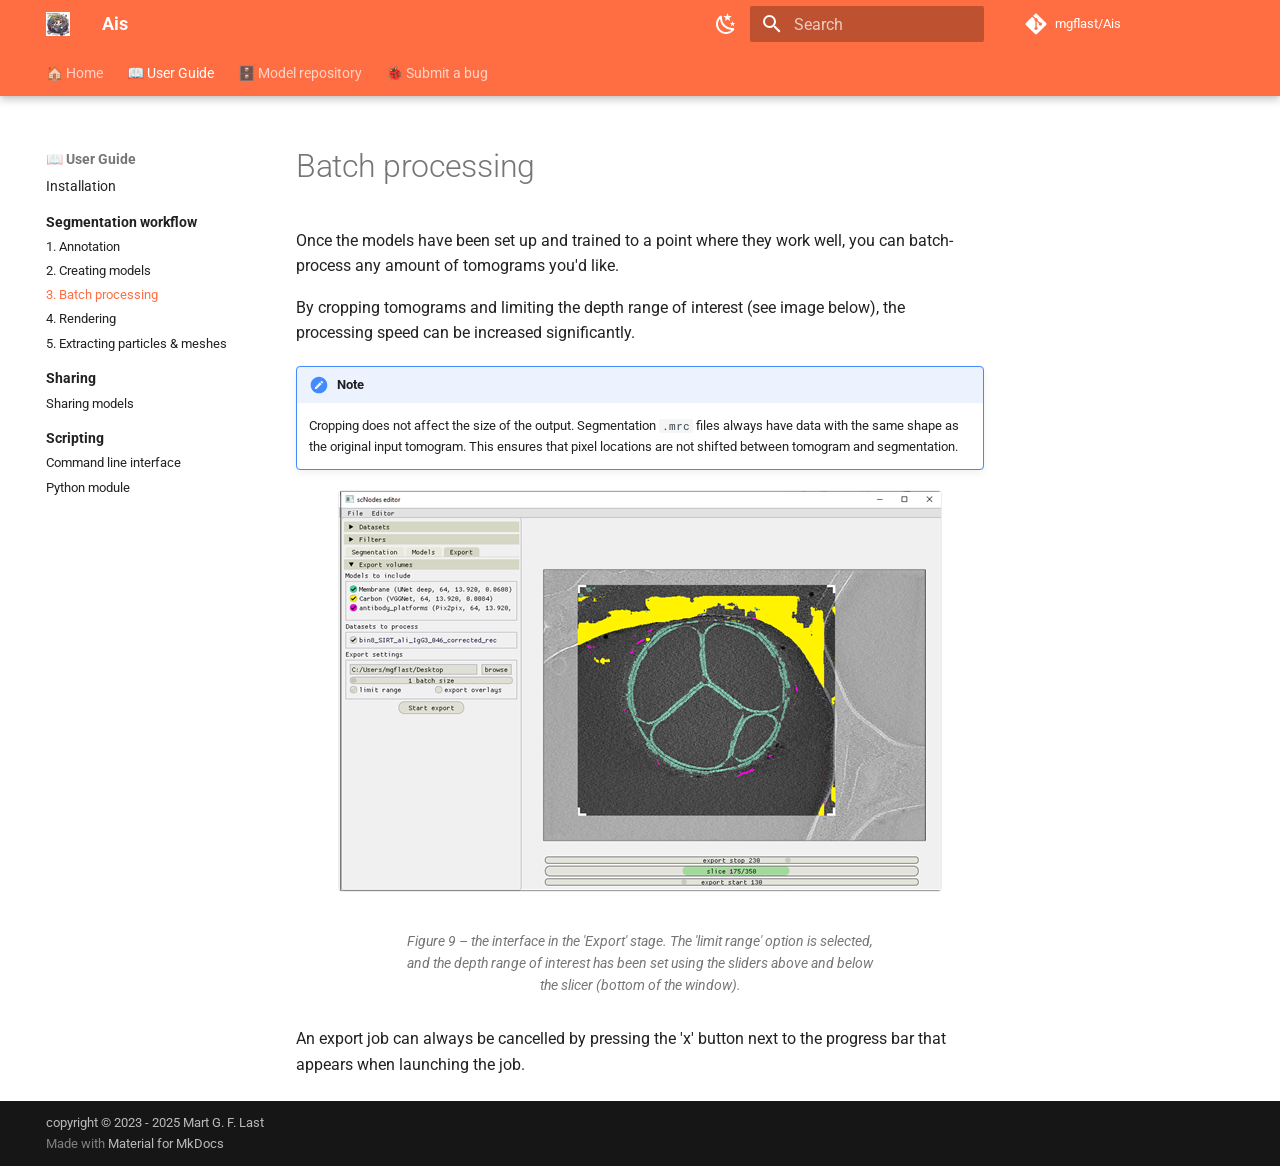
<file: batch_processing/index.html>
<!doctype html>
<html lang="en" class="no-js">
  <head>
    
      <meta charset="utf-8">
      <meta name="viewport" content="width=device-width,initial-scale=1">
      
        <meta name="description" content="Fast and user-friendly segmentation of cryo-electron tomography data using convolutional neural networks.">
      
      
      
        <link rel="canonical" href="https://mgflast.github.io/Ais/batch_processing/">
      
      
        <link rel="prev" href="../creating_models/">
      
      
        <link rel="next" href="../rendering/">
      
      
        
      
      
      <link rel="icon" href="../res/LOGO_Ais_1024.png">
      <meta name="generator" content="mkdocs-1.6.1, mkdocs-material-9.7.7">
    
    
      
        <title>3. Batch processing - Ais</title>
      
    
    
      <link rel="stylesheet" href="../assets/stylesheets/main.ec1eaa64.min.css">
      
        
        <link rel="stylesheet" href="../assets/stylesheets/palette.ab4e12ef.min.css">
      
      

  
  
  
  
  <style>:root{--md-annotation-icon:url('data:image/svg+xml;charset=utf-8,%3Csvg%20xmlns%3D%22http%3A//www.w3.org/2000/svg%22%20viewBox%3D%220%200%2024%2024%22%3E%3Cpath%20d%3D%22M17%2013h-4v4h-2v-4H7v-2h4V7h2v4h4m-5-9A10%2010%200%200%200%202%2012a10%2010%200%200%200%2010%2010%2010%2010%200%200%200%2010-10A10%2010%200%200%200%2012%202%22/%3E%3C/svg%3E');}</style>


    
    
      
    
    
      
        
        
        <link rel="preconnect" href="https://fonts.gstatic.com" crossorigin>
        <link rel="stylesheet" href="https://fonts.googleapis.com/css?family=Roboto:300,300i,400,400i,700,700i%7CRoboto+Mono:400,400i,700,700i&display=fallback">
        <style>:root{--md-text-font:"Roboto";--md-code-font:"Roboto Mono"}</style>
      
    
    
      <link rel="stylesheet" href="../styles/extra.css">
    
    <script>__md_scope=new URL("..",location),__md_hash=e=>[...e].reduce(((e,_)=>(e<<5)-e+_.charCodeAt(0)),0),__md_get=(e,_=localStorage,t=__md_scope)=>JSON.parse(_.getItem(t.pathname+"."+e)),__md_set=(e,_,t=localStorage,a=__md_scope)=>{try{t.setItem(a.pathname+"."+e,JSON.stringify(_))}catch(e){}}</script>
    
      

    
    
  </head>
  
  
    
    
      
    
    
    
    
    <body dir="ltr" data-md-color-scheme="default" data-md-color-primary="deep-orange" data-md-color-accent="deep-orange">
  
    
    <input class="md-toggle" data-md-toggle="drawer" type="checkbox" id="__drawer" autocomplete="off">
    <input class="md-toggle" data-md-toggle="search" type="checkbox" id="__search" autocomplete="off">
    <label class="md-overlay" for="__drawer"></label>
    <div data-md-component="skip">
      
        
        <a href="#batch-processing" class="md-skip">
          Skip to content
        </a>
      
    </div>
    <div data-md-component="announce">
      
    </div>
    
    
      

  

<header class="md-header md-header--shadow md-header--lifted" data-md-component="header">
  <nav class="md-header__inner md-grid" aria-label="Header">
    <a href=".." title="Ais" class="md-header__button md-logo" aria-label="Ais" data-md-component="logo">
      
  <img src="../res/LOGO_Ais_1024.png" alt="logo">

    </a>
    <label class="md-header__button md-icon" for="__drawer">
      
      <svg xmlns="http://www.w3.org/2000/svg" viewBox="0 0 24 24"><path d="M3 6h18v2H3zm0 5h18v2H3zm0 5h18v2H3z"/></svg>
    </label>
    <div class="md-header__title" data-md-component="header-title">
      <div class="md-header__ellipsis">
        <div class="md-header__topic">
          <span class="md-ellipsis">
            Ais
          </span>
        </div>
        <div class="md-header__topic" data-md-component="header-topic">
          <span class="md-ellipsis">
            
              3. Batch processing
            
          </span>
        </div>
      </div>
    </div>
    
      
        <form class="md-header__option" data-md-component="palette">
  
    
    
    
    <input class="md-option" data-md-color-media="(prefers-color-scheme: light)" data-md-color-scheme="default" data-md-color-primary="deep-orange" data-md-color-accent="deep-orange"  aria-label="Switch to dark mode"  type="radio" name="__palette" id="__palette_0">
    
      <label class="md-header__button md-icon" title="Switch to dark mode" for="__palette_1" hidden>
        <svg xmlns="http://www.w3.org/2000/svg" viewBox="0 0 24 24"><path d="m17.75 4.09-2.53 1.94.91 3.06-2.63-1.81-2.63 1.81.91-3.06-2.53-1.94L12.44 4l1.06-3 1.06 3zm3.5 6.91-1.64 1.25.59 1.98-1.7-1.17-1.7 1.17.59-1.98L15.75 11l2.06-.05L18.5 9l.69 1.95zm-2.28 4.95c.83-.08 1.72 1.1 1.19 1.85-.32.45-.66.87-1.08 1.27C15.17 23 8.84 23 4.94 19.07c-3.91-3.9-3.91-10.24 0-14.14.4-.4.82-.76 1.27-1.08.75-.53 1.93.36 1.85 1.19-.27 2.86.69 5.83 2.89 8.02a9.96 9.96 0 0 0 8.02 2.89m-1.64 2.02a12.08 12.08 0 0 1-7.8-3.47c-2.17-2.19-3.33-5-3.49-7.82-2.81 3.14-2.7 7.96.31 10.98 3.02 3.01 7.84 3.12 10.98.31"/></svg>
      </label>
    
  
    
    
    
    <input class="md-option" data-md-color-media="(prefers-color-scheme: dark)" data-md-color-scheme="slate" data-md-color-primary="deep-orange" data-md-color-accent="deep-orange"  aria-label="Switch to light mode"  type="radio" name="__palette" id="__palette_1">
    
      <label class="md-header__button md-icon" title="Switch to light mode" for="__palette_0" hidden>
        <svg xmlns="http://www.w3.org/2000/svg" viewBox="0 0 24 24"><path d="M12 7a5 5 0 0 1 5 5 5 5 0 0 1-5 5 5 5 0 0 1-5-5 5 5 0 0 1 5-5m0 2a3 3 0 0 0-3 3 3 3 0 0 0 3 3 3 3 0 0 0 3-3 3 3 0 0 0-3-3m0-7 2.39 3.42C13.65 5.15 12.84 5 12 5s-1.65.15-2.39.42zM3.34 7l4.16-.35A7.2 7.2 0 0 0 5.94 8.5c-.44.74-.69 1.5-.83 2.29zm.02 10 1.76-3.77a7.131 7.131 0 0 0 2.38 4.14zM20.65 7l-1.77 3.79a7.02 7.02 0 0 0-2.38-4.15zm-.01 10-4.14.36c.59-.51 1.12-1.14 1.54-1.86.42-.73.69-1.5.83-2.29zM12 22l-2.41-3.44c.74.27 1.55.44 2.41.44.82 0 1.63-.17 2.37-.44z"/></svg>
      </label>
    
  
</form>
      
    
    
      <script>var palette=__md_get("__palette");if(palette&&palette.color){if("(prefers-color-scheme)"===palette.color.media){var media=matchMedia("(prefers-color-scheme: light)"),input=document.querySelector(media.matches?"[data-md-color-media='(prefers-color-scheme: light)']":"[data-md-color-media='(prefers-color-scheme: dark)']");palette.color.media=input.getAttribute("data-md-color-media"),palette.color.scheme=input.getAttribute("data-md-color-scheme"),palette.color.primary=input.getAttribute("data-md-color-primary"),palette.color.accent=input.getAttribute("data-md-color-accent")}for(var[key,value]of Object.entries(palette.color))document.body.setAttribute("data-md-color-"+key,value)}</script>
    
    
    
      
      
        <label class="md-header__button md-icon" for="__search">
          
          <svg xmlns="http://www.w3.org/2000/svg" viewBox="0 0 24 24"><path d="M9.5 3A6.5 6.5 0 0 1 16 9.5c0 1.61-.59 3.09-1.56 4.23l.27.27h.79l5 5-1.5 1.5-5-5v-.79l-.27-.27A6.52 6.52 0 0 1 9.5 16 6.5 6.5 0 0 1 3 9.5 6.5 6.5 0 0 1 9.5 3m0 2C7 5 5 7 5 9.5S7 14 9.5 14 14 12 14 9.5 12 5 9.5 5"/></svg>
        </label>
        <div class="md-search" data-md-component="search" role="dialog">
  <label class="md-search__overlay" for="__search"></label>
  <div class="md-search__inner" role="search">
    <form class="md-search__form" name="search">
      <input type="text" class="md-search__input" name="query" aria-label="Search" placeholder="Search" autocapitalize="off" autocorrect="off" autocomplete="off" spellcheck="false" data-md-component="search-query" required>
      <label class="md-search__icon md-icon" for="__search">
        
        <svg xmlns="http://www.w3.org/2000/svg" viewBox="0 0 24 24"><path d="M9.5 3A6.5 6.5 0 0 1 16 9.5c0 1.61-.59 3.09-1.56 4.23l.27.27h.79l5 5-1.5 1.5-5-5v-.79l-.27-.27A6.52 6.52 0 0 1 9.5 16 6.5 6.5 0 0 1 3 9.5 6.5 6.5 0 0 1 9.5 3m0 2C7 5 5 7 5 9.5S7 14 9.5 14 14 12 14 9.5 12 5 9.5 5"/></svg>
        
        <svg xmlns="http://www.w3.org/2000/svg" viewBox="0 0 24 24"><path d="M20 11v2H8l5.5 5.5-1.42 1.42L4.16 12l7.92-7.92L13.5 5.5 8 11z"/></svg>
      </label>
      <nav class="md-search__options" aria-label="Search">
        
        <button type="reset" class="md-search__icon md-icon" title="Clear" aria-label="Clear" tabindex="-1">
          
          <svg xmlns="http://www.w3.org/2000/svg" viewBox="0 0 24 24"><path d="M19 6.41 17.59 5 12 10.59 6.41 5 5 6.41 10.59 12 5 17.59 6.41 19 12 13.41 17.59 19 19 17.59 13.41 12z"/></svg>
        </button>
      </nav>
      
        <div class="md-search__suggest" data-md-component="search-suggest"></div>
      
    </form>
    <div class="md-search__output">
      <div class="md-search__scrollwrap" tabindex="0" data-md-scrollfix>
        <div class="md-search-result" data-md-component="search-result">
          <div class="md-search-result__meta">
            Initializing search
          </div>
          <ol class="md-search-result__list" role="presentation"></ol>
        </div>
      </div>
    </div>
  </div>
</div>
      
    
    
      <div class="md-header__source">
        <a href="https://github.com/mgflast/Ais" title="Go to repository" class="md-source" data-md-component="source">
  <div class="md-source__icon md-icon">
    
    <svg xmlns="http://www.w3.org/2000/svg" viewBox="0 0 448 512"><!--! Font Awesome Free 7.1.0 by @fontawesome - https://fontawesome.com License - https://fontawesome.com/license/free (Icons: CC BY 4.0, Fonts: SIL OFL 1.1, Code: MIT License) Copyright 2025 Fonticons, Inc.--><path d="M439.6 236.1 244 40.5c-5.4-5.5-12.8-8.5-20.4-8.5s-15 3-20.4 8.4L162.5 81l51.5 51.5c27.1-9.1 52.7 16.8 43.4 43.7l49.7 49.7c34.2-11.8 61.2 31 35.5 56.7-26.5 26.5-70.2-2.9-56-37.3L240.3 199v121.9c25.3 12.5 22.3 41.8 9.1 55-6.4 6.4-15.2 10.1-24.3 10.1s-17.8-3.6-24.3-10.1c-17.6-17.6-11.1-46.9 11.2-56v-123c-20.8-8.5-24.6-30.7-18.6-45L142.6 101 8.5 235.1C3 240.6 0 247.9 0 255.5s3 15 8.5 20.4l195.6 195.7c5.4 5.4 12.7 8.4 20.4 8.4s15-3 20.4-8.4l194.7-194.7c5.4-5.4 8.4-12.8 8.4-20.4s-3-15-8.4-20.4"/></svg>
  </div>
  <div class="md-source__repository">
    mgflast/Ais
  </div>
</a>
      </div>
    
  </nav>
  
    
      
<nav class="md-tabs" aria-label="Tabs" data-md-component="tabs">
  <div class="md-grid">
    <ul class="md-tabs__list">
      
        
  
  
  
  
    <li class="md-tabs__item">
      <a href=".." class="md-tabs__link">
        
  
  
    
  
  🏠 Home

      </a>
    </li>
  

      
        
  
  
  
    
  
  
    
    
      <li class="md-tabs__item md-tabs__item--active">
        <a href="../installation/" class="md-tabs__link">
          
  
  
  📖 User Guide

        </a>
      </li>
    
  

      
        
  
  
  
  
    <li class="md-tabs__item">
      <a href="https://www.aiscryoet.org" class="md-tabs__link">
        
  
  
    
  
  🗄️ Model repository

      </a>
    </li>
  

      
        
  
  
  
  
    <li class="md-tabs__item">
      <a href="https://github.com/mgflast/Ais/issues" class="md-tabs__link">
        
  
  
    
  
  🐞 Submit a bug

      </a>
    </li>
  

      
    </ul>
  </div>
</nav>
    
  
</header>
    
    <div class="md-container" data-md-component="container">
      
      
        
      
      <main class="md-main" data-md-component="main">
        <div class="md-main__inner md-grid">
          
            
              
              <div class="md-sidebar md-sidebar--primary" data-md-component="sidebar" data-md-type="navigation" >
                <div class="md-sidebar__scrollwrap">
                  <div class="md-sidebar__inner">
                    


  


<nav class="md-nav md-nav--primary md-nav--lifted" aria-label="Navigation" data-md-level="0">
  <label class="md-nav__title" for="__drawer">
    <a href=".." title="Ais" class="md-nav__button md-logo" aria-label="Ais" data-md-component="logo">
      
  <img src="../res/LOGO_Ais_1024.png" alt="logo">

    </a>
    Ais
  </label>
  
    <div class="md-nav__source">
      <a href="https://github.com/mgflast/Ais" title="Go to repository" class="md-source" data-md-component="source">
  <div class="md-source__icon md-icon">
    
    <svg xmlns="http://www.w3.org/2000/svg" viewBox="0 0 448 512"><!--! Font Awesome Free 7.1.0 by @fontawesome - https://fontawesome.com License - https://fontawesome.com/license/free (Icons: CC BY 4.0, Fonts: SIL OFL 1.1, Code: MIT License) Copyright 2025 Fonticons, Inc.--><path d="M439.6 236.1 244 40.5c-5.4-5.5-12.8-8.5-20.4-8.5s-15 3-20.4 8.4L162.5 81l51.5 51.5c27.1-9.1 52.7 16.8 43.4 43.7l49.7 49.7c34.2-11.8 61.2 31 35.5 56.7-26.5 26.5-70.2-2.9-56-37.3L240.3 199v121.9c25.3 12.5 22.3 41.8 9.1 55-6.4 6.4-15.2 10.1-24.3 10.1s-17.8-3.6-24.3-10.1c-17.6-17.6-11.1-46.9 11.2-56v-123c-20.8-8.5-24.6-30.7-18.6-45L142.6 101 8.5 235.1C3 240.6 0 247.9 0 255.5s3 15 8.5 20.4l195.6 195.7c5.4 5.4 12.7 8.4 20.4 8.4s15-3 20.4-8.4l194.7-194.7c5.4-5.4 8.4-12.8 8.4-20.4s-3-15-8.4-20.4"/></svg>
  </div>
  <div class="md-source__repository">
    mgflast/Ais
  </div>
</a>
    </div>
  
  <ul class="md-nav__list" data-md-scrollfix>
    
      
      
  
  
  
  
    <li class="md-nav__item">
      <a href=".." class="md-nav__link">
        
  
  
  <span class="md-ellipsis">
    
  
    🏠 Home
  

    
  </span>
  
  

      </a>
    </li>
  

    
      
      
  
  
    
  
  
  
    
    
    
    
      
        
        
      
      
        
      
    
    
    <li class="md-nav__item md-nav__item--active md-nav__item--section md-nav__item--nested">
      
        
        
        <input class="md-nav__toggle md-toggle " type="checkbox" id="__nav_2" checked>
        
          
          <label class="md-nav__link" for="__nav_2" id="__nav_2_label" tabindex="">
            
  
  
  <span class="md-ellipsis">
    
  
    📖 User Guide
  

    
  </span>
  
  

            <span class="md-nav__icon md-icon"></span>
          </label>
        
        <nav class="md-nav" data-md-level="1" aria-labelledby="__nav_2_label" aria-expanded="true">
          <label class="md-nav__title" for="__nav_2">
            <span class="md-nav__icon md-icon"></span>
            
  
    📖 User Guide
  

          </label>
          <ul class="md-nav__list" data-md-scrollfix>
            
              
                
  
  
  
  
    <li class="md-nav__item">
      <a href="../installation/" class="md-nav__link">
        
  
  
  <span class="md-ellipsis">
    
  
    Installation
  

    
  </span>
  
  

      </a>
    </li>
  

              
            
              
                
  
  
    
  
  
  
    
    
    
    
      
      
        
          
          
        
      
    
    
    <li class="md-nav__item md-nav__item--active md-nav__item--section md-nav__item--nested">
      
        
        
        <input class="md-nav__toggle md-toggle " type="checkbox" id="__nav_2_2" checked>
        
          
          <label class="md-nav__link" for="__nav_2_2" id="__nav_2_2_label" tabindex="">
            
  
  
  <span class="md-ellipsis">
    
  
    <b>Segmentation workflow</b>
  

    
  </span>
  
  

            <span class="md-nav__icon md-icon"></span>
          </label>
        
        <nav class="md-nav" data-md-level="2" aria-labelledby="__nav_2_2_label" aria-expanded="true">
          <label class="md-nav__title" for="__nav_2_2">
            <span class="md-nav__icon md-icon"></span>
            
  
    <b>Segmentation workflow</b>
  

          </label>
          <ul class="md-nav__list" data-md-scrollfix>
            
              
                
  
  
  
  
    <li class="md-nav__item">
      <a href="../annotation/" class="md-nav__link">
        
  
  
  <span class="md-ellipsis">
    
  
    1. Annotation
  

    
  </span>
  
  

      </a>
    </li>
  

              
            
              
                
  
  
  
  
    <li class="md-nav__item">
      <a href="../creating_models/" class="md-nav__link">
        
  
  
  <span class="md-ellipsis">
    
  
    2. Creating models
  

    
  </span>
  
  

      </a>
    </li>
  

              
            
              
                
  
  
    
  
  
  
    <li class="md-nav__item md-nav__item--active">
      
      <input class="md-nav__toggle md-toggle" type="checkbox" id="__toc">
      
      
        
      
      
      <a href="./" class="md-nav__link md-nav__link--active">
        
  
  
  <span class="md-ellipsis">
    
  
    3. Batch processing
  

    
  </span>
  
  

      </a>
      
    </li>
  

              
            
              
                
  
  
  
  
    <li class="md-nav__item">
      <a href="../rendering/" class="md-nav__link">
        
  
  
  <span class="md-ellipsis">
    
  
    4. Rendering
  

    
  </span>
  
  

      </a>
    </li>
  

              
            
              
                
  
  
  
  
    <li class="md-nav__item">
      <a href="../extracting_particles_and_meshes/" class="md-nav__link">
        
  
  
  <span class="md-ellipsis">
    
  
    5. Extracting particles & meshes
  

    
  </span>
  
  

      </a>
    </li>
  

              
            
          </ul>
        </nav>
      
    </li>
  

              
            
              
                
  
  
  
  
    
    
    
    
      
      
        
          
          
        
      
    
    
    <li class="md-nav__item md-nav__item--section md-nav__item--nested">
      
        
        
          
        
        <input class="md-nav__toggle md-toggle md-toggle--indeterminate" type="checkbox" id="__nav_2_3" >
        
          
          <label class="md-nav__link" for="__nav_2_3" id="__nav_2_3_label" tabindex="">
            
  
  
  <span class="md-ellipsis">
    
  
    <b>Sharing</b>
  

    
  </span>
  
  

            <span class="md-nav__icon md-icon"></span>
          </label>
        
        <nav class="md-nav" data-md-level="2" aria-labelledby="__nav_2_3_label" aria-expanded="false">
          <label class="md-nav__title" for="__nav_2_3">
            <span class="md-nav__icon md-icon"></span>
            
  
    <b>Sharing</b>
  

          </label>
          <ul class="md-nav__list" data-md-scrollfix>
            
              
                
  
  
  
  
    <li class="md-nav__item">
      <a href="../sharing_models/" class="md-nav__link">
        
  
  
  <span class="md-ellipsis">
    
  
    Sharing models
  

    
  </span>
  
  

      </a>
    </li>
  

              
            
          </ul>
        </nav>
      
    </li>
  

              
            
              
                
  
  
  
  
    
    
    
    
      
      
        
          
          
        
      
    
    
    <li class="md-nav__item md-nav__item--section md-nav__item--nested">
      
        
        
          
        
        <input class="md-nav__toggle md-toggle md-toggle--indeterminate" type="checkbox" id="__nav_2_4" >
        
          
          <label class="md-nav__link" for="__nav_2_4" id="__nav_2_4_label" tabindex="">
            
  
  
  <span class="md-ellipsis">
    
  
    <b>Scripting</b>
  

    
  </span>
  
  

            <span class="md-nav__icon md-icon"></span>
          </label>
        
        <nav class="md-nav" data-md-level="2" aria-labelledby="__nav_2_4_label" aria-expanded="false">
          <label class="md-nav__title" for="__nav_2_4">
            <span class="md-nav__icon md-icon"></span>
            
  
    <b>Scripting</b>
  

          </label>
          <ul class="md-nav__list" data-md-scrollfix>
            
              
                
  
  
  
  
    <li class="md-nav__item">
      <a href="../command_line_interface/" class="md-nav__link">
        
  
  
  <span class="md-ellipsis">
    
  
    Command line interface
  

    
  </span>
  
  

      </a>
    </li>
  

              
            
              
                
  
  
  
  
    <li class="md-nav__item">
      <a href="../python_module/" class="md-nav__link">
        
  
  
  <span class="md-ellipsis">
    
  
    Python module
  

    
  </span>
  
  

      </a>
    </li>
  

              
            
          </ul>
        </nav>
      
    </li>
  

              
            
          </ul>
        </nav>
      
    </li>
  

    
      
      
  
  
  
  
    <li class="md-nav__item">
      <a href="https://www.aiscryoet.org" class="md-nav__link">
        
  
  
  <span class="md-ellipsis">
    
  
    🗄️ Model repository
  

    
  </span>
  
  

      </a>
    </li>
  

    
      
      
  
  
  
  
    <li class="md-nav__item">
      <a href="https://github.com/mgflast/Ais/issues" class="md-nav__link">
        
  
  
  <span class="md-ellipsis">
    
  
    🐞 Submit a bug
  

    
  </span>
  
  

      </a>
    </li>
  

    
  </ul>
</nav>
                  </div>
                </div>
              </div>
            
            
              
              <div class="md-sidebar md-sidebar--secondary" data-md-component="sidebar" data-md-type="toc" >
                <div class="md-sidebar__scrollwrap">
                  <div class="md-sidebar__inner">
                    

<nav class="md-nav md-nav--secondary" aria-label="Table of contents">
  
  
  
    
  
  
</nav>
                  </div>
                </div>
              </div>
            
          
          
            <div class="md-content" data-md-component="content">
              
              <article class="md-content__inner md-typeset">
                
                  


  
  


<h1 id="batch-processing">Batch processing</h1>
<p>Once the models have been set up and trained to a point where they work well, you can batch-process any amount of tomograms you'd like.</p>
<p>By cropping tomograms and limiting the depth range of interest (see image below), the processing speed can be increased significantly.</p>
<div class="admonition note">
<p class="admonition-title">Note</p>
<p>Cropping does not affect the size of the output. Segmentation <code>.mrc</code> files always have data with the same shape as the original input tomogram. This ensures that pixel locations are not shifted between tomogram and segmentation.</p>
</div>
<figure>
  <img alt="The interface in the Export stage" class="with-border" src="../res/export_1.png" />
<br />
<figcaption>Figure 9 – the interface in the 'Export' stage. The 'limit range' option is selected, and the depth range of interest has been set using the sliders above and below the slicer (bottom of the window).</figcaption>
</figure>
<p>An export job can always be cancelled by pressing the 'x' button next to the progress bar that appears when launching the job.</p>












                
              </article>
            </div>
          
          
  <script>var tabs=__md_get("__tabs");if(Array.isArray(tabs))e:for(var set of document.querySelectorAll(".tabbed-set")){var labels=set.querySelector(".tabbed-labels");for(var tab of tabs)for(var label of labels.getElementsByTagName("label"))if(label.innerText.trim()===tab){var input=document.getElementById(label.htmlFor);input.checked=!0;continue e}}</script>

<script>var target=document.getElementById(location.hash.slice(1));target&&target.name&&(target.checked=target.name.startsWith("__tabbed_"))</script>
        </div>
        
      </main>
      
        <footer class="md-footer">
  
  <div class="md-footer-meta md-typeset">
    <div class="md-footer-meta__inner md-grid">
      <div class="md-copyright">
  
    <div class="md-copyright__highlight">
      copyright © 2023 - 2025 Mart G. F. Last
    </div>
  
  
    Made with
    <a href="https://squidfunk.github.io/mkdocs-material/" target="_blank" rel="noopener">
      Material for MkDocs
    </a>
  
</div>
      
    </div>
  </div>
</footer>
      
    </div>
    <div class="md-dialog" data-md-component="dialog">
      <div class="md-dialog__inner md-typeset"></div>
    </div>
    
    
    
      
      
      <script id="__config" type="application/json">{"annotate": null, "base": "..", "features": ["navigation.instant", "navigation.tracking", "navigation.tabs", "navigation.tabs.sticky", "navigation.expand", "navigation.sections", "search.highlight", "search.suggest", "content.tabs.link", "content.code.annotate", "content.code.copy"], "search": "../assets/javascripts/workers/search.2c215733.min.js", "tags": null, "translations": {"clipboard.copied": "Copied to clipboard", "clipboard.copy": "Copy to clipboard", "search.result.more.one": "1 more on this page", "search.result.more.other": "# more on this page", "search.result.none": "No matching documents", "search.result.one": "1 matching document", "search.result.other": "# matching documents", "search.result.placeholder": "Type to start searching", "search.result.term.missing": "Missing", "select.version": "Select version"}, "version": null}</script>
    
    
      <script src="../assets/javascripts/bundle.d7400e89.min.js"></script>
      
    
  </body>
</html>
</file>
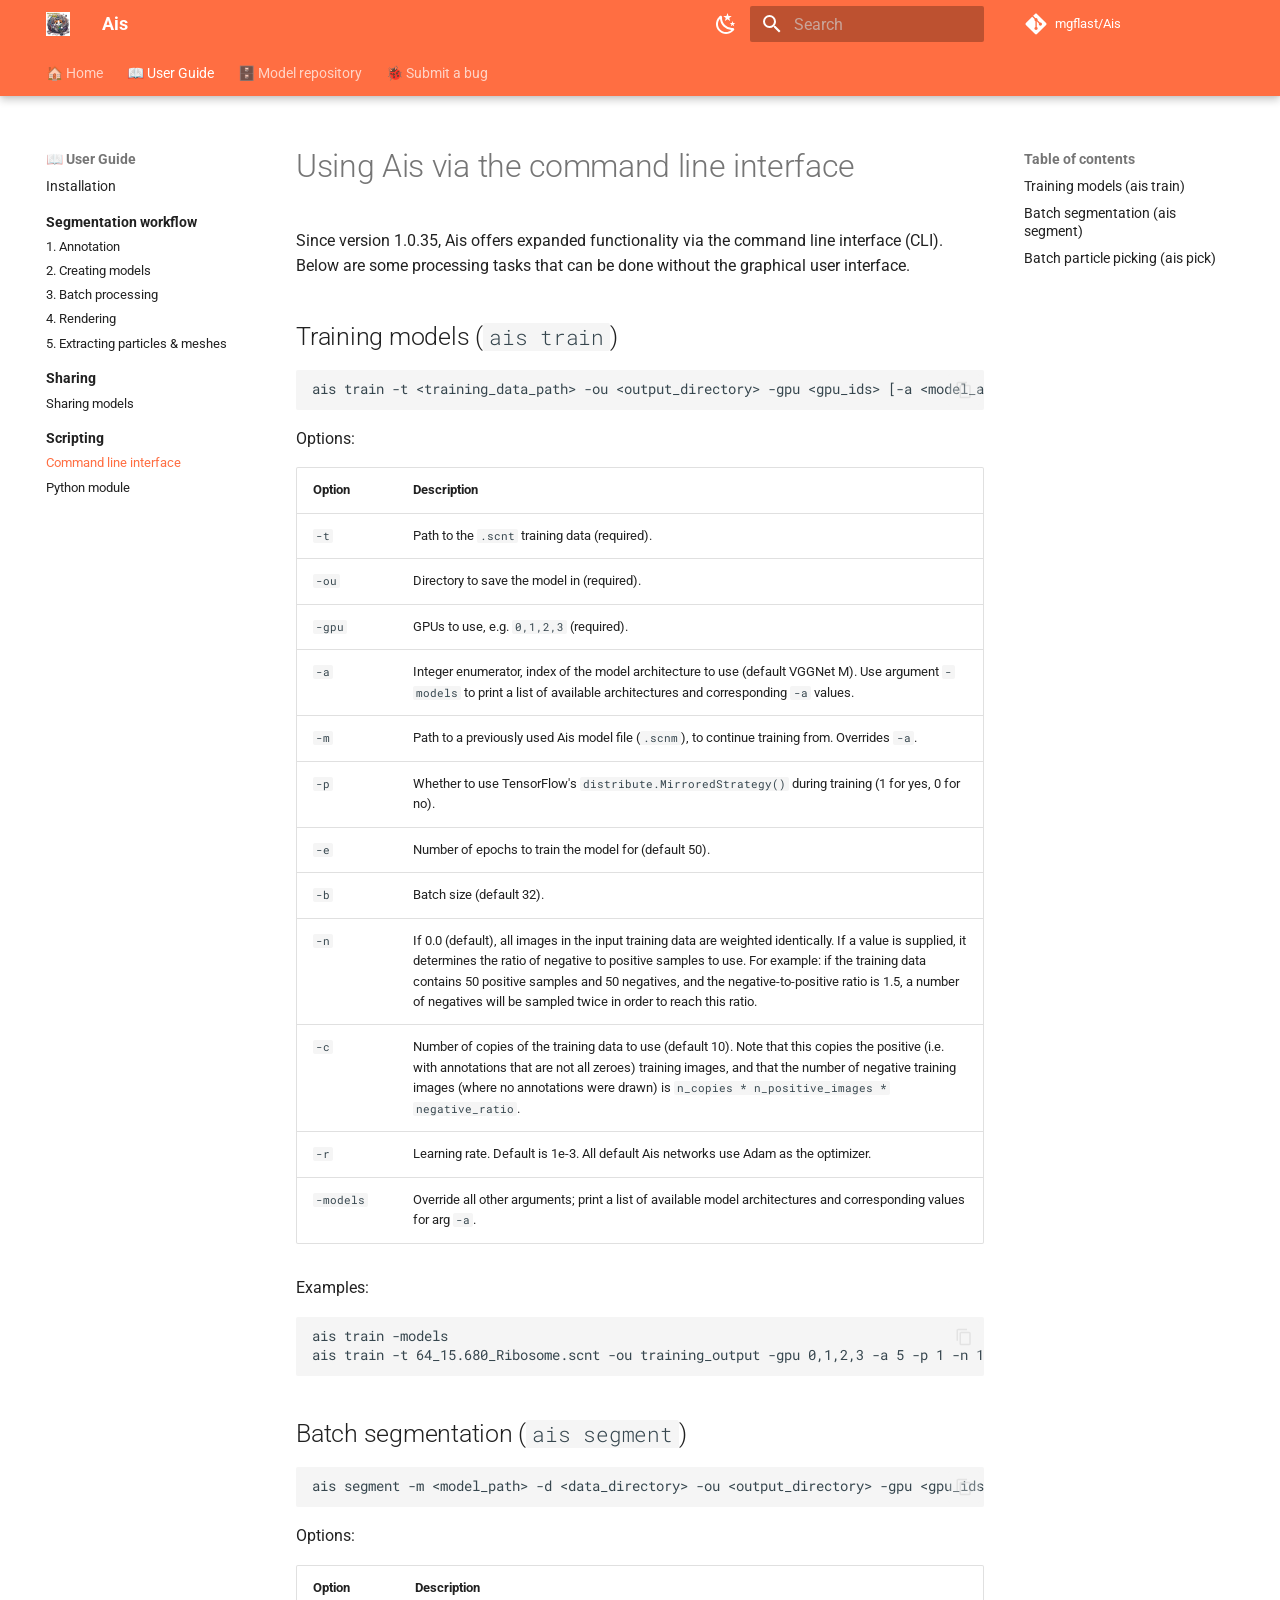
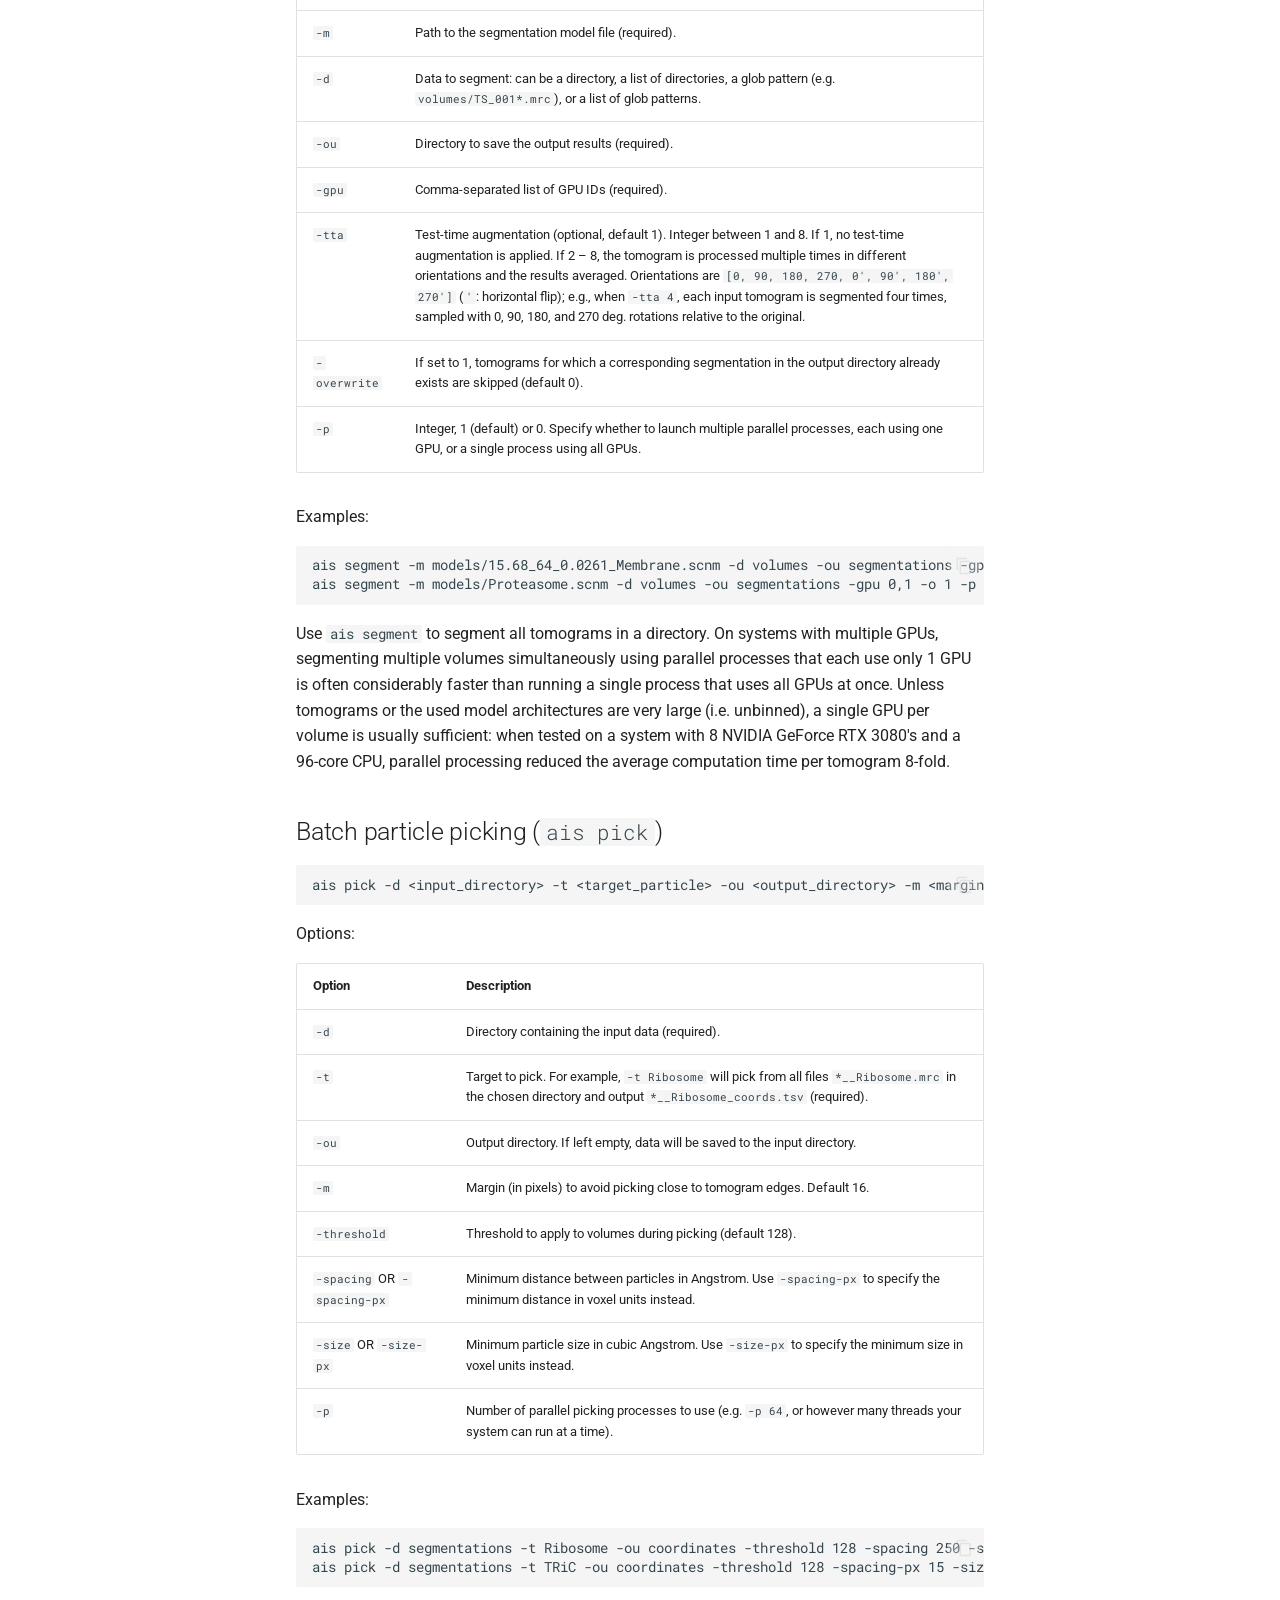
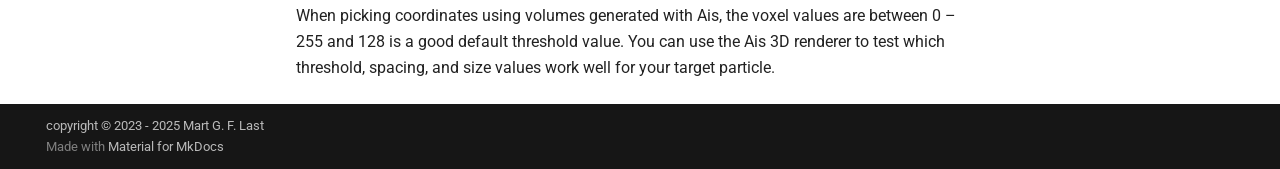
<file: command_line_interface/index.html>
<!doctype html>
<html lang="en" class="no-js">
  <head>
    
      <meta charset="utf-8">
      <meta name="viewport" content="width=device-width,initial-scale=1">
      
        <meta name="description" content="Fast and user-friendly segmentation of cryo-electron tomography data using convolutional neural networks.">
      
      
      
        <link rel="canonical" href="https://mgflast.github.io/Ais/command_line_interface/">
      
      
        <link rel="prev" href="../sharing_models/">
      
      
        <link rel="next" href="../python_module/">
      
      
        
      
      
      <link rel="icon" href="../res/LOGO_Ais_1024.png">
      <meta name="generator" content="mkdocs-1.6.1, mkdocs-material-9.7.7">
    
    
      
        <title>Command line interface - Ais</title>
      
    
    
      <link rel="stylesheet" href="../assets/stylesheets/main.ec1eaa64.min.css">
      
        
        <link rel="stylesheet" href="../assets/stylesheets/palette.ab4e12ef.min.css">
      
      

  
  
  
  
  <style>:root{--md-annotation-icon:url('data:image/svg+xml;charset=utf-8,%3Csvg%20xmlns%3D%22http%3A//www.w3.org/2000/svg%22%20viewBox%3D%220%200%2024%2024%22%3E%3Cpath%20d%3D%22M17%2013h-4v4h-2v-4H7v-2h4V7h2v4h4m-5-9A10%2010%200%200%200%202%2012a10%2010%200%200%200%2010%2010%2010%2010%200%200%200%2010-10A10%2010%200%200%200%2012%202%22/%3E%3C/svg%3E');}</style>


    
    
      
    
    
      
        
        
        <link rel="preconnect" href="https://fonts.gstatic.com" crossorigin>
        <link rel="stylesheet" href="https://fonts.googleapis.com/css?family=Roboto:300,300i,400,400i,700,700i%7CRoboto+Mono:400,400i,700,700i&display=fallback">
        <style>:root{--md-text-font:"Roboto";--md-code-font:"Roboto Mono"}</style>
      
    
    
      <link rel="stylesheet" href="../styles/extra.css">
    
    <script>__md_scope=new URL("..",location),__md_hash=e=>[...e].reduce(((e,_)=>(e<<5)-e+_.charCodeAt(0)),0),__md_get=(e,_=localStorage,t=__md_scope)=>JSON.parse(_.getItem(t.pathname+"."+e)),__md_set=(e,_,t=localStorage,a=__md_scope)=>{try{t.setItem(a.pathname+"."+e,JSON.stringify(_))}catch(e){}}</script>
    
      

    
    
  </head>
  
  
    
    
      
    
    
    
    
    <body dir="ltr" data-md-color-scheme="default" data-md-color-primary="deep-orange" data-md-color-accent="deep-orange">
  
    
    <input class="md-toggle" data-md-toggle="drawer" type="checkbox" id="__drawer" autocomplete="off">
    <input class="md-toggle" data-md-toggle="search" type="checkbox" id="__search" autocomplete="off">
    <label class="md-overlay" for="__drawer"></label>
    <div data-md-component="skip">
      
        
        <a href="#using-ais-via-the-command-line-interface" class="md-skip">
          Skip to content
        </a>
      
    </div>
    <div data-md-component="announce">
      
    </div>
    
    
      

  

<header class="md-header md-header--shadow md-header--lifted" data-md-component="header">
  <nav class="md-header__inner md-grid" aria-label="Header">
    <a href=".." title="Ais" class="md-header__button md-logo" aria-label="Ais" data-md-component="logo">
      
  <img src="../res/LOGO_Ais_1024.png" alt="logo">

    </a>
    <label class="md-header__button md-icon" for="__drawer">
      
      <svg xmlns="http://www.w3.org/2000/svg" viewBox="0 0 24 24"><path d="M3 6h18v2H3zm0 5h18v2H3zm0 5h18v2H3z"/></svg>
    </label>
    <div class="md-header__title" data-md-component="header-title">
      <div class="md-header__ellipsis">
        <div class="md-header__topic">
          <span class="md-ellipsis">
            Ais
          </span>
        </div>
        <div class="md-header__topic" data-md-component="header-topic">
          <span class="md-ellipsis">
            
              Command line interface
            
          </span>
        </div>
      </div>
    </div>
    
      
        <form class="md-header__option" data-md-component="palette">
  
    
    
    
    <input class="md-option" data-md-color-media="(prefers-color-scheme: light)" data-md-color-scheme="default" data-md-color-primary="deep-orange" data-md-color-accent="deep-orange"  aria-label="Switch to dark mode"  type="radio" name="__palette" id="__palette_0">
    
      <label class="md-header__button md-icon" title="Switch to dark mode" for="__palette_1" hidden>
        <svg xmlns="http://www.w3.org/2000/svg" viewBox="0 0 24 24"><path d="m17.75 4.09-2.53 1.94.91 3.06-2.63-1.81-2.63 1.81.91-3.06-2.53-1.94L12.44 4l1.06-3 1.06 3zm3.5 6.91-1.64 1.25.59 1.98-1.7-1.17-1.7 1.17.59-1.98L15.75 11l2.06-.05L18.5 9l.69 1.95zm-2.28 4.95c.83-.08 1.72 1.1 1.19 1.85-.32.45-.66.87-1.08 1.27C15.17 23 8.84 23 4.94 19.07c-3.91-3.9-3.91-10.24 0-14.14.4-.4.82-.76 1.27-1.08.75-.53 1.93.36 1.85 1.19-.27 2.86.69 5.83 2.89 8.02a9.96 9.96 0 0 0 8.02 2.89m-1.64 2.02a12.08 12.08 0 0 1-7.8-3.47c-2.17-2.19-3.33-5-3.49-7.82-2.81 3.14-2.7 7.96.31 10.98 3.02 3.01 7.84 3.12 10.98.31"/></svg>
      </label>
    
  
    
    
    
    <input class="md-option" data-md-color-media="(prefers-color-scheme: dark)" data-md-color-scheme="slate" data-md-color-primary="deep-orange" data-md-color-accent="deep-orange"  aria-label="Switch to light mode"  type="radio" name="__palette" id="__palette_1">
    
      <label class="md-header__button md-icon" title="Switch to light mode" for="__palette_0" hidden>
        <svg xmlns="http://www.w3.org/2000/svg" viewBox="0 0 24 24"><path d="M12 7a5 5 0 0 1 5 5 5 5 0 0 1-5 5 5 5 0 0 1-5-5 5 5 0 0 1 5-5m0 2a3 3 0 0 0-3 3 3 3 0 0 0 3 3 3 3 0 0 0 3-3 3 3 0 0 0-3-3m0-7 2.39 3.42C13.65 5.15 12.84 5 12 5s-1.65.15-2.39.42zM3.34 7l4.16-.35A7.2 7.2 0 0 0 5.94 8.5c-.44.74-.69 1.5-.83 2.29zm.02 10 1.76-3.77a7.131 7.131 0 0 0 2.38 4.14zM20.65 7l-1.77 3.79a7.02 7.02 0 0 0-2.38-4.15zm-.01 10-4.14.36c.59-.51 1.12-1.14 1.54-1.86.42-.73.69-1.5.83-2.29zM12 22l-2.41-3.44c.74.27 1.55.44 2.41.44.82 0 1.63-.17 2.37-.44z"/></svg>
      </label>
    
  
</form>
      
    
    
      <script>var palette=__md_get("__palette");if(palette&&palette.color){if("(prefers-color-scheme)"===palette.color.media){var media=matchMedia("(prefers-color-scheme: light)"),input=document.querySelector(media.matches?"[data-md-color-media='(prefers-color-scheme: light)']":"[data-md-color-media='(prefers-color-scheme: dark)']");palette.color.media=input.getAttribute("data-md-color-media"),palette.color.scheme=input.getAttribute("data-md-color-scheme"),palette.color.primary=input.getAttribute("data-md-color-primary"),palette.color.accent=input.getAttribute("data-md-color-accent")}for(var[key,value]of Object.entries(palette.color))document.body.setAttribute("data-md-color-"+key,value)}</script>
    
    
    
      
      
        <label class="md-header__button md-icon" for="__search">
          
          <svg xmlns="http://www.w3.org/2000/svg" viewBox="0 0 24 24"><path d="M9.5 3A6.5 6.5 0 0 1 16 9.5c0 1.61-.59 3.09-1.56 4.23l.27.27h.79l5 5-1.5 1.5-5-5v-.79l-.27-.27A6.52 6.52 0 0 1 9.5 16 6.5 6.5 0 0 1 3 9.5 6.5 6.5 0 0 1 9.5 3m0 2C7 5 5 7 5 9.5S7 14 9.5 14 14 12 14 9.5 12 5 9.5 5"/></svg>
        </label>
        <div class="md-search" data-md-component="search" role="dialog">
  <label class="md-search__overlay" for="__search"></label>
  <div class="md-search__inner" role="search">
    <form class="md-search__form" name="search">
      <input type="text" class="md-search__input" name="query" aria-label="Search" placeholder="Search" autocapitalize="off" autocorrect="off" autocomplete="off" spellcheck="false" data-md-component="search-query" required>
      <label class="md-search__icon md-icon" for="__search">
        
        <svg xmlns="http://www.w3.org/2000/svg" viewBox="0 0 24 24"><path d="M9.5 3A6.5 6.5 0 0 1 16 9.5c0 1.61-.59 3.09-1.56 4.23l.27.27h.79l5 5-1.5 1.5-5-5v-.79l-.27-.27A6.52 6.52 0 0 1 9.5 16 6.5 6.5 0 0 1 3 9.5 6.5 6.5 0 0 1 9.5 3m0 2C7 5 5 7 5 9.5S7 14 9.5 14 14 12 14 9.5 12 5 9.5 5"/></svg>
        
        <svg xmlns="http://www.w3.org/2000/svg" viewBox="0 0 24 24"><path d="M20 11v2H8l5.5 5.5-1.42 1.42L4.16 12l7.92-7.92L13.5 5.5 8 11z"/></svg>
      </label>
      <nav class="md-search__options" aria-label="Search">
        
        <button type="reset" class="md-search__icon md-icon" title="Clear" aria-label="Clear" tabindex="-1">
          
          <svg xmlns="http://www.w3.org/2000/svg" viewBox="0 0 24 24"><path d="M19 6.41 17.59 5 12 10.59 6.41 5 5 6.41 10.59 12 5 17.59 6.41 19 12 13.41 17.59 19 19 17.59 13.41 12z"/></svg>
        </button>
      </nav>
      
        <div class="md-search__suggest" data-md-component="search-suggest"></div>
      
    </form>
    <div class="md-search__output">
      <div class="md-search__scrollwrap" tabindex="0" data-md-scrollfix>
        <div class="md-search-result" data-md-component="search-result">
          <div class="md-search-result__meta">
            Initializing search
          </div>
          <ol class="md-search-result__list" role="presentation"></ol>
        </div>
      </div>
    </div>
  </div>
</div>
      
    
    
      <div class="md-header__source">
        <a href="https://github.com/mgflast/Ais" title="Go to repository" class="md-source" data-md-component="source">
  <div class="md-source__icon md-icon">
    
    <svg xmlns="http://www.w3.org/2000/svg" viewBox="0 0 448 512"><!--! Font Awesome Free 7.1.0 by @fontawesome - https://fontawesome.com License - https://fontawesome.com/license/free (Icons: CC BY 4.0, Fonts: SIL OFL 1.1, Code: MIT License) Copyright 2025 Fonticons, Inc.--><path d="M439.6 236.1 244 40.5c-5.4-5.5-12.8-8.5-20.4-8.5s-15 3-20.4 8.4L162.5 81l51.5 51.5c27.1-9.1 52.7 16.8 43.4 43.7l49.7 49.7c34.2-11.8 61.2 31 35.5 56.7-26.5 26.5-70.2-2.9-56-37.3L240.3 199v121.9c25.3 12.5 22.3 41.8 9.1 55-6.4 6.4-15.2 10.1-24.3 10.1s-17.8-3.6-24.3-10.1c-17.6-17.6-11.1-46.9 11.2-56v-123c-20.8-8.5-24.6-30.7-18.6-45L142.6 101 8.5 235.1C3 240.6 0 247.9 0 255.5s3 15 8.5 20.4l195.6 195.7c5.4 5.4 12.7 8.4 20.4 8.4s15-3 20.4-8.4l194.7-194.7c5.4-5.4 8.4-12.8 8.4-20.4s-3-15-8.4-20.4"/></svg>
  </div>
  <div class="md-source__repository">
    mgflast/Ais
  </div>
</a>
      </div>
    
  </nav>
  
    
      
<nav class="md-tabs" aria-label="Tabs" data-md-component="tabs">
  <div class="md-grid">
    <ul class="md-tabs__list">
      
        
  
  
  
  
    <li class="md-tabs__item">
      <a href=".." class="md-tabs__link">
        
  
  
    
  
  🏠 Home

      </a>
    </li>
  

      
        
  
  
  
    
  
  
    
    
      <li class="md-tabs__item md-tabs__item--active">
        <a href="../installation/" class="md-tabs__link">
          
  
  
  📖 User Guide

        </a>
      </li>
    
  

      
        
  
  
  
  
    <li class="md-tabs__item">
      <a href="https://www.aiscryoet.org" class="md-tabs__link">
        
  
  
    
  
  🗄️ Model repository

      </a>
    </li>
  

      
        
  
  
  
  
    <li class="md-tabs__item">
      <a href="https://github.com/mgflast/Ais/issues" class="md-tabs__link">
        
  
  
    
  
  🐞 Submit a bug

      </a>
    </li>
  

      
    </ul>
  </div>
</nav>
    
  
</header>
    
    <div class="md-container" data-md-component="container">
      
      
        
      
      <main class="md-main" data-md-component="main">
        <div class="md-main__inner md-grid">
          
            
              
              <div class="md-sidebar md-sidebar--primary" data-md-component="sidebar" data-md-type="navigation" >
                <div class="md-sidebar__scrollwrap">
                  <div class="md-sidebar__inner">
                    


  


<nav class="md-nav md-nav--primary md-nav--lifted" aria-label="Navigation" data-md-level="0">
  <label class="md-nav__title" for="__drawer">
    <a href=".." title="Ais" class="md-nav__button md-logo" aria-label="Ais" data-md-component="logo">
      
  <img src="../res/LOGO_Ais_1024.png" alt="logo">

    </a>
    Ais
  </label>
  
    <div class="md-nav__source">
      <a href="https://github.com/mgflast/Ais" title="Go to repository" class="md-source" data-md-component="source">
  <div class="md-source__icon md-icon">
    
    <svg xmlns="http://www.w3.org/2000/svg" viewBox="0 0 448 512"><!--! Font Awesome Free 7.1.0 by @fontawesome - https://fontawesome.com License - https://fontawesome.com/license/free (Icons: CC BY 4.0, Fonts: SIL OFL 1.1, Code: MIT License) Copyright 2025 Fonticons, Inc.--><path d="M439.6 236.1 244 40.5c-5.4-5.5-12.8-8.5-20.4-8.5s-15 3-20.4 8.4L162.5 81l51.5 51.5c27.1-9.1 52.7 16.8 43.4 43.7l49.7 49.7c34.2-11.8 61.2 31 35.5 56.7-26.5 26.5-70.2-2.9-56-37.3L240.3 199v121.9c25.3 12.5 22.3 41.8 9.1 55-6.4 6.4-15.2 10.1-24.3 10.1s-17.8-3.6-24.3-10.1c-17.6-17.6-11.1-46.9 11.2-56v-123c-20.8-8.5-24.6-30.7-18.6-45L142.6 101 8.5 235.1C3 240.6 0 247.9 0 255.5s3 15 8.5 20.4l195.6 195.7c5.4 5.4 12.7 8.4 20.4 8.4s15-3 20.4-8.4l194.7-194.7c5.4-5.4 8.4-12.8 8.4-20.4s-3-15-8.4-20.4"/></svg>
  </div>
  <div class="md-source__repository">
    mgflast/Ais
  </div>
</a>
    </div>
  
  <ul class="md-nav__list" data-md-scrollfix>
    
      
      
  
  
  
  
    <li class="md-nav__item">
      <a href=".." class="md-nav__link">
        
  
  
  <span class="md-ellipsis">
    
  
    🏠 Home
  

    
  </span>
  
  

      </a>
    </li>
  

    
      
      
  
  
    
  
  
  
    
    
    
    
      
        
        
      
      
        
      
    
    
    <li class="md-nav__item md-nav__item--active md-nav__item--section md-nav__item--nested">
      
        
        
        <input class="md-nav__toggle md-toggle " type="checkbox" id="__nav_2" checked>
        
          
          <label class="md-nav__link" for="__nav_2" id="__nav_2_label" tabindex="">
            
  
  
  <span class="md-ellipsis">
    
  
    📖 User Guide
  

    
  </span>
  
  

            <span class="md-nav__icon md-icon"></span>
          </label>
        
        <nav class="md-nav" data-md-level="1" aria-labelledby="__nav_2_label" aria-expanded="true">
          <label class="md-nav__title" for="__nav_2">
            <span class="md-nav__icon md-icon"></span>
            
  
    📖 User Guide
  

          </label>
          <ul class="md-nav__list" data-md-scrollfix>
            
              
                
  
  
  
  
    <li class="md-nav__item">
      <a href="../installation/" class="md-nav__link">
        
  
  
  <span class="md-ellipsis">
    
  
    Installation
  

    
  </span>
  
  

      </a>
    </li>
  

              
            
              
                
  
  
  
  
    
    
    
    
      
      
        
          
          
        
      
    
    
    <li class="md-nav__item md-nav__item--section md-nav__item--nested">
      
        
        
          
        
        <input class="md-nav__toggle md-toggle md-toggle--indeterminate" type="checkbox" id="__nav_2_2" >
        
          
          <label class="md-nav__link" for="__nav_2_2" id="__nav_2_2_label" tabindex="">
            
  
  
  <span class="md-ellipsis">
    
  
    <b>Segmentation workflow</b>
  

    
  </span>
  
  

            <span class="md-nav__icon md-icon"></span>
          </label>
        
        <nav class="md-nav" data-md-level="2" aria-labelledby="__nav_2_2_label" aria-expanded="false">
          <label class="md-nav__title" for="__nav_2_2">
            <span class="md-nav__icon md-icon"></span>
            
  
    <b>Segmentation workflow</b>
  

          </label>
          <ul class="md-nav__list" data-md-scrollfix>
            
              
                
  
  
  
  
    <li class="md-nav__item">
      <a href="../annotation/" class="md-nav__link">
        
  
  
  <span class="md-ellipsis">
    
  
    1. Annotation
  

    
  </span>
  
  

      </a>
    </li>
  

              
            
              
                
  
  
  
  
    <li class="md-nav__item">
      <a href="../creating_models/" class="md-nav__link">
        
  
  
  <span class="md-ellipsis">
    
  
    2. Creating models
  

    
  </span>
  
  

      </a>
    </li>
  

              
            
              
                
  
  
  
  
    <li class="md-nav__item">
      <a href="../batch_processing/" class="md-nav__link">
        
  
  
  <span class="md-ellipsis">
    
  
    3. Batch processing
  

    
  </span>
  
  

      </a>
    </li>
  

              
            
              
                
  
  
  
  
    <li class="md-nav__item">
      <a href="../rendering/" class="md-nav__link">
        
  
  
  <span class="md-ellipsis">
    
  
    4. Rendering
  

    
  </span>
  
  

      </a>
    </li>
  

              
            
              
                
  
  
  
  
    <li class="md-nav__item">
      <a href="../extracting_particles_and_meshes/" class="md-nav__link">
        
  
  
  <span class="md-ellipsis">
    
  
    5. Extracting particles & meshes
  

    
  </span>
  
  

      </a>
    </li>
  

              
            
          </ul>
        </nav>
      
    </li>
  

              
            
              
                
  
  
  
  
    
    
    
    
      
      
        
          
          
        
      
    
    
    <li class="md-nav__item md-nav__item--section md-nav__item--nested">
      
        
        
          
        
        <input class="md-nav__toggle md-toggle md-toggle--indeterminate" type="checkbox" id="__nav_2_3" >
        
          
          <label class="md-nav__link" for="__nav_2_3" id="__nav_2_3_label" tabindex="">
            
  
  
  <span class="md-ellipsis">
    
  
    <b>Sharing</b>
  

    
  </span>
  
  

            <span class="md-nav__icon md-icon"></span>
          </label>
        
        <nav class="md-nav" data-md-level="2" aria-labelledby="__nav_2_3_label" aria-expanded="false">
          <label class="md-nav__title" for="__nav_2_3">
            <span class="md-nav__icon md-icon"></span>
            
  
    <b>Sharing</b>
  

          </label>
          <ul class="md-nav__list" data-md-scrollfix>
            
              
                
  
  
  
  
    <li class="md-nav__item">
      <a href="../sharing_models/" class="md-nav__link">
        
  
  
  <span class="md-ellipsis">
    
  
    Sharing models
  

    
  </span>
  
  

      </a>
    </li>
  

              
            
          </ul>
        </nav>
      
    </li>
  

              
            
              
                
  
  
    
  
  
  
    
    
    
    
      
      
        
          
          
        
      
    
    
    <li class="md-nav__item md-nav__item--active md-nav__item--section md-nav__item--nested">
      
        
        
        <input class="md-nav__toggle md-toggle " type="checkbox" id="__nav_2_4" checked>
        
          
          <label class="md-nav__link" for="__nav_2_4" id="__nav_2_4_label" tabindex="">
            
  
  
  <span class="md-ellipsis">
    
  
    <b>Scripting</b>
  

    
  </span>
  
  

            <span class="md-nav__icon md-icon"></span>
          </label>
        
        <nav class="md-nav" data-md-level="2" aria-labelledby="__nav_2_4_label" aria-expanded="true">
          <label class="md-nav__title" for="__nav_2_4">
            <span class="md-nav__icon md-icon"></span>
            
  
    <b>Scripting</b>
  

          </label>
          <ul class="md-nav__list" data-md-scrollfix>
            
              
                
  
  
    
  
  
  
    <li class="md-nav__item md-nav__item--active">
      
      <input class="md-nav__toggle md-toggle" type="checkbox" id="__toc">
      
      
        
      
      
        <label class="md-nav__link md-nav__link--active" for="__toc">
          
  
  
  <span class="md-ellipsis">
    
  
    Command line interface
  

    
  </span>
  
  

          <span class="md-nav__icon md-icon"></span>
        </label>
      
      <a href="./" class="md-nav__link md-nav__link--active">
        
  
  
  <span class="md-ellipsis">
    
  
    Command line interface
  

    
  </span>
  
  

      </a>
      
        

<nav class="md-nav md-nav--secondary" aria-label="Table of contents">
  
  
  
    
  
  
    <label class="md-nav__title" for="__toc">
      <span class="md-nav__icon md-icon"></span>
      Table of contents
    </label>
    <ul class="md-nav__list" data-md-component="toc" data-md-scrollfix>
      
        <li class="md-nav__item">
  <a href="#training-models-ais-train" class="md-nav__link">
    <span class="md-ellipsis">
      
        Training models (ais train)
      
    </span>
  </a>
  
</li>
      
        <li class="md-nav__item">
  <a href="#batch-segmentation-ais-segment" class="md-nav__link">
    <span class="md-ellipsis">
      
        Batch segmentation (ais segment)
      
    </span>
  </a>
  
</li>
      
        <li class="md-nav__item">
  <a href="#batch-particle-picking-ais-pick" class="md-nav__link">
    <span class="md-ellipsis">
      
        Batch particle picking (ais pick)
      
    </span>
  </a>
  
</li>
      
    </ul>
  
</nav>
      
    </li>
  

              
            
              
                
  
  
  
  
    <li class="md-nav__item">
      <a href="../python_module/" class="md-nav__link">
        
  
  
  <span class="md-ellipsis">
    
  
    Python module
  

    
  </span>
  
  

      </a>
    </li>
  

              
            
          </ul>
        </nav>
      
    </li>
  

              
            
          </ul>
        </nav>
      
    </li>
  

    
      
      
  
  
  
  
    <li class="md-nav__item">
      <a href="https://www.aiscryoet.org" class="md-nav__link">
        
  
  
  <span class="md-ellipsis">
    
  
    🗄️ Model repository
  

    
  </span>
  
  

      </a>
    </li>
  

    
      
      
  
  
  
  
    <li class="md-nav__item">
      <a href="https://github.com/mgflast/Ais/issues" class="md-nav__link">
        
  
  
  <span class="md-ellipsis">
    
  
    🐞 Submit a bug
  

    
  </span>
  
  

      </a>
    </li>
  

    
  </ul>
</nav>
                  </div>
                </div>
              </div>
            
            
              
              <div class="md-sidebar md-sidebar--secondary" data-md-component="sidebar" data-md-type="toc" >
                <div class="md-sidebar__scrollwrap">
                  <div class="md-sidebar__inner">
                    

<nav class="md-nav md-nav--secondary" aria-label="Table of contents">
  
  
  
    
  
  
    <label class="md-nav__title" for="__toc">
      <span class="md-nav__icon md-icon"></span>
      Table of contents
    </label>
    <ul class="md-nav__list" data-md-component="toc" data-md-scrollfix>
      
        <li class="md-nav__item">
  <a href="#training-models-ais-train" class="md-nav__link">
    <span class="md-ellipsis">
      
        Training models (ais train)
      
    </span>
  </a>
  
</li>
      
        <li class="md-nav__item">
  <a href="#batch-segmentation-ais-segment" class="md-nav__link">
    <span class="md-ellipsis">
      
        Batch segmentation (ais segment)
      
    </span>
  </a>
  
</li>
      
        <li class="md-nav__item">
  <a href="#batch-particle-picking-ais-pick" class="md-nav__link">
    <span class="md-ellipsis">
      
        Batch particle picking (ais pick)
      
    </span>
  </a>
  
</li>
      
    </ul>
  
</nav>
                  </div>
                </div>
              </div>
            
          
          
            <div class="md-content" data-md-component="content">
              
              <article class="md-content__inner md-typeset">
                
                  


  
  


<h1 id="using-ais-via-the-command-line-interface">Using Ais via the command line interface</h1>
<p>Since version 1.0.35, Ais offers expanded functionality via the command line interface (CLI). Below are some processing tasks that can be done without the graphical user interface.</p>
<h2 id="training-models-ais-train">Training models (<code>ais train</code>)</h2>
<div class="highlight"><pre><span></span><code>ais train -t &lt;training_data_path&gt; -ou &lt;output_directory&gt; -gpu &lt;gpu_ids&gt; [-a &lt;model_architecture_enum&gt;] [-m &lt;model_path&gt;] [-p &lt;parallel&gt;] [-e &lt;epochs&gt;] [-b &lt;batch_size&gt;] [-n &lt;negatives_ratio&gt;] [-c &lt;n_copies&gt;] [-models &lt;print_available_model_architecture_enums&gt;]
</code></pre></div>
<p>Options:</p>
<table>
<thead>
<tr>
<th>Option</th>
<th>Description</th>
</tr>
</thead>
<tbody>
<tr>
<td><code>-t</code></td>
<td>Path to the <code>.scnt</code> training data (required).</td>
</tr>
<tr>
<td><code>-ou</code></td>
<td>Directory to save the model in (required).</td>
</tr>
<tr>
<td><code>-gpu</code></td>
<td>GPUs to use, e.g. <code>0,1,2,3</code> (required).</td>
</tr>
<tr>
<td><code>-a</code></td>
<td>Integer enumerator, index of the model architecture to use (default VGGNet M). Use argument <code>-models</code> to print a list of available architectures and corresponding <code>-a</code> values.</td>
</tr>
<tr>
<td><code>-m</code></td>
<td>Path to a previously used Ais model file (<code>.scnm</code>), to continue training from. Overrides <code>-a</code>.</td>
</tr>
<tr>
<td><code>-p</code></td>
<td>Whether to use TensorFlow's <code>distribute.MirroredStrategy()</code> during training (1 for yes, 0 for no).</td>
</tr>
<tr>
<td><code>-e</code></td>
<td>Number of epochs to train the model for (default 50).</td>
</tr>
<tr>
<td><code>-b</code></td>
<td>Batch size (default 32).</td>
</tr>
<tr>
<td><code>-n</code></td>
<td>If 0.0 (default), all images in the input training data are weighted identically. If a value is supplied, it determines the ratio of negative to positive samples to use. For example: if the training data contains 50 positive samples and 50 negatives, and the negative-to-positive ratio is 1.5, a number of negatives will be sampled twice in order to reach this ratio.</td>
</tr>
<tr>
<td><code>-c</code></td>
<td>Number of copies of the training data to use (default 10). Note that this copies the positive (i.e. with annotations that are not all zeroes) training images, and that the number of negative training images (where no annotations were drawn) is <code>n_copies * n_positive_images * negative_ratio</code>.</td>
</tr>
<tr>
<td><code>-r</code></td>
<td>Learning rate. Default is 1e-3. All default Ais networks use Adam as the optimizer.</td>
</tr>
<tr>
<td><code>-models</code></td>
<td>Override all other arguments; print a list of available model architectures and corresponding values for arg <code>-a</code>.</td>
</tr>
</tbody>
</table>
<p>Examples:</p>
<div class="highlight"><pre><span></span><code>ais train -models
ais train -t 64_15.680_Ribosome.scnt -ou training_output -gpu 0,1,2,3 -a 5 -p 1 -n 1.5 -c 10
</code></pre></div>
<h2 id="batch-segmentation-ais-segment">Batch segmentation (<code>ais segment</code>)</h2>
<div class="highlight"><pre><span></span><code>ais segment -m &lt;model_path&gt; -d &lt;data_directory&gt; -ou &lt;output_directory&gt; -gpu &lt;gpu_ids&gt; [-s &lt;skip&gt;] [-p &lt;parallel&gt;]
</code></pre></div>
<p>Options:</p>
<table>
<thead>
<tr>
<th>Option</th>
<th>Description</th>
</tr>
</thead>
<tbody>
<tr>
<td><code>-m</code></td>
<td>Path to the segmentation model file (required).</td>
</tr>
<tr>
<td><code>-d</code></td>
<td>Data to segment: can be a directory, a list of directories, a glob pattern (e.g. <code>volumes/TS_001*.mrc</code>), or a list of glob patterns.</td>
</tr>
<tr>
<td><code>-ou</code></td>
<td>Directory to save the output results (required).</td>
</tr>
<tr>
<td><code>-gpu</code></td>
<td>Comma-separated list of GPU IDs (required).</td>
</tr>
<tr>
<td><code>-tta</code></td>
<td>Test-time augmentation (optional, default 1). Integer between 1 and 8. If 1, no test-time augmentation is applied. If 2 – 8, the tomogram is processed multiple times in different orientations and the results averaged. Orientations are <code>[0, 90, 180, 270, 0', 90', 180', 270']</code> (<code>'</code>: horizontal flip); e.g., when <code>-tta 4</code>, each input tomogram is segmented four times, sampled with 0, 90, 180, and 270 deg. rotations relative to the original.</td>
</tr>
<tr>
<td><code>-overwrite</code></td>
<td>If set to 1, tomograms for which a corresponding segmentation in the output directory already exists are skipped (default 0).</td>
</tr>
<tr>
<td><code>-p</code></td>
<td>Integer, 1 (default) or 0. Specify whether to launch multiple parallel processes, each using one GPU, or a single process using all GPUs.</td>
</tr>
</tbody>
</table>
<p>Examples:</p>
<div class="highlight"><pre><span></span><code>ais segment -m models/15.68_64_0.0261_Membrane.scnm -d volumes -ou segmentations -gpu 0,1,2,3,4,5,6,7
ais segment -m models/Proteasome.scnm -d volumes -ou segmentations -gpu 0,1 -o 1 -p 0
</code></pre></div>
<p>Use <code>ais segment</code> to segment all tomograms in a directory. On systems with multiple GPUs, segmenting multiple volumes simultaneously using parallel processes that each use only 1 GPU is often considerably faster than running a single process that uses all GPUs at once. Unless tomograms or the used model architectures are very large (i.e. unbinned), a single GPU per volume is usually sufficient: when tested on a system with 8 NVIDIA GeForce RTX 3080's and a 96-core CPU, parallel processing reduced the average computation time per tomogram 8-fold.</p>
<h2 id="batch-particle-picking-ais-pick">Batch particle picking (<code>ais pick</code>)</h2>
<div class="highlight"><pre><span></span><code>ais pick -d &lt;input_directory&gt; -t &lt;target_particle&gt; -ou &lt;output_directory&gt; -m &lt;margin&gt; -threshold &lt;&gt; -spacing &lt;&gt; -size &lt;&gt; -p &lt;&gt;
</code></pre></div>
<p>Options:</p>
<table>
<thead>
<tr>
<th>Option</th>
<th>Description</th>
</tr>
</thead>
<tbody>
<tr>
<td><code>-d</code></td>
<td>Directory containing the input data (required).</td>
</tr>
<tr>
<td><code>-t</code></td>
<td>Target to pick. For example, <code>-t Ribosome</code> will pick from all files <code>*__Ribosome.mrc</code> in the chosen directory and output <code>*__Ribosome_coords.tsv</code> (required).</td>
</tr>
<tr>
<td><code>-ou</code></td>
<td>Output directory. If left empty, data will be saved to the input directory.</td>
</tr>
<tr>
<td><code>-m</code></td>
<td>Margin (in pixels) to avoid picking close to tomogram edges. Default 16.</td>
</tr>
<tr>
<td><code>-threshold</code></td>
<td>Threshold to apply to volumes during picking (default 128).</td>
</tr>
<tr>
<td><code>-spacing</code> OR <code>-spacing-px</code></td>
<td>Minimum distance between particles in Angstrom. Use <code>-spacing-px</code> to specify the minimum distance in voxel units instead.</td>
</tr>
<tr>
<td><code>-size</code> OR <code>-size-px</code></td>
<td>Minimum particle size in cubic Angstrom. Use <code>-size-px</code> to specify the minimum size in voxel units instead.</td>
</tr>
<tr>
<td><code>-p</code></td>
<td>Number of parallel picking processes to use (e.g. <code>-p 64</code>, or however many threads your system can run at a time).</td>
</tr>
</tbody>
</table>
<p>Examples:</p>
<div class="highlight"><pre><span></span><code>ais pick -d segmentations -t Ribosome -ou coordinates -threshold 128 -spacing 250 -size 1000000 -p 64
ais pick -d segmentations -t TRiC -ou coordinates -threshold 128 -spacing-px 15 -size-px 1500 -p 32
</code></pre></div>
<p>When picking coordinates using volumes generated with Ais, the voxel values are between 0 – 255 and 128 is a good default threshold value. You can use the Ais 3D renderer to test which threshold, spacing, and size values work well for your target particle.</p>












                
              </article>
            </div>
          
          
  <script>var tabs=__md_get("__tabs");if(Array.isArray(tabs))e:for(var set of document.querySelectorAll(".tabbed-set")){var labels=set.querySelector(".tabbed-labels");for(var tab of tabs)for(var label of labels.getElementsByTagName("label"))if(label.innerText.trim()===tab){var input=document.getElementById(label.htmlFor);input.checked=!0;continue e}}</script>

<script>var target=document.getElementById(location.hash.slice(1));target&&target.name&&(target.checked=target.name.startsWith("__tabbed_"))</script>
        </div>
        
      </main>
      
        <footer class="md-footer">
  
  <div class="md-footer-meta md-typeset">
    <div class="md-footer-meta__inner md-grid">
      <div class="md-copyright">
  
    <div class="md-copyright__highlight">
      copyright © 2023 - 2025 Mart G. F. Last
    </div>
  
  
    Made with
    <a href="https://squidfunk.github.io/mkdocs-material/" target="_blank" rel="noopener">
      Material for MkDocs
    </a>
  
</div>
      
    </div>
  </div>
</footer>
      
    </div>
    <div class="md-dialog" data-md-component="dialog">
      <div class="md-dialog__inner md-typeset"></div>
    </div>
    
    
    
      
      
      <script id="__config" type="application/json">{"annotate": null, "base": "..", "features": ["navigation.instant", "navigation.tracking", "navigation.tabs", "navigation.tabs.sticky", "navigation.expand", "navigation.sections", "search.highlight", "search.suggest", "content.tabs.link", "content.code.annotate", "content.code.copy"], "search": "../assets/javascripts/workers/search.2c215733.min.js", "tags": null, "translations": {"clipboard.copied": "Copied to clipboard", "clipboard.copy": "Copy to clipboard", "search.result.more.one": "1 more on this page", "search.result.more.other": "# more on this page", "search.result.none": "No matching documents", "search.result.one": "1 matching document", "search.result.other": "# matching documents", "search.result.placeholder": "Type to start searching", "search.result.term.missing": "Missing", "select.version": "Select version"}, "version": null}</script>
    
    
      <script src="../assets/javascripts/bundle.d7400e89.min.js"></script>
      
    
  </body>
</html>
</file>
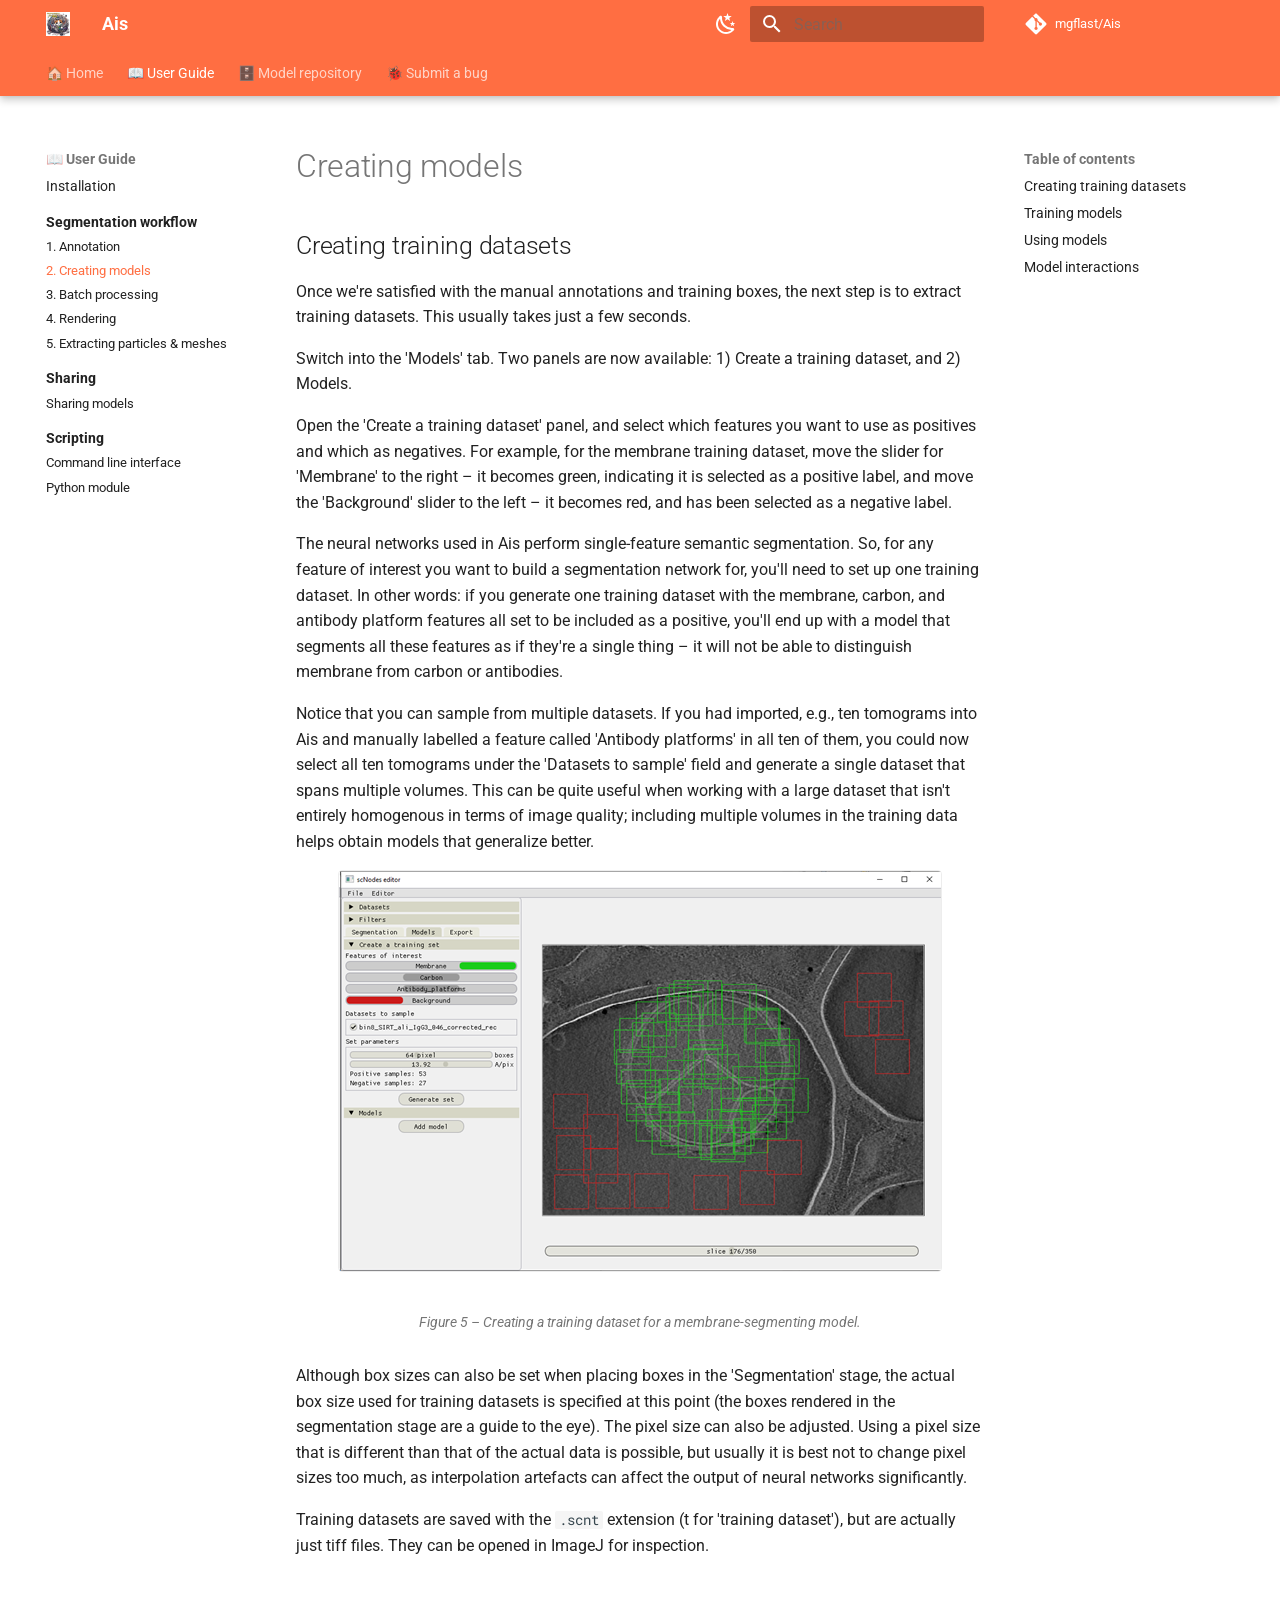
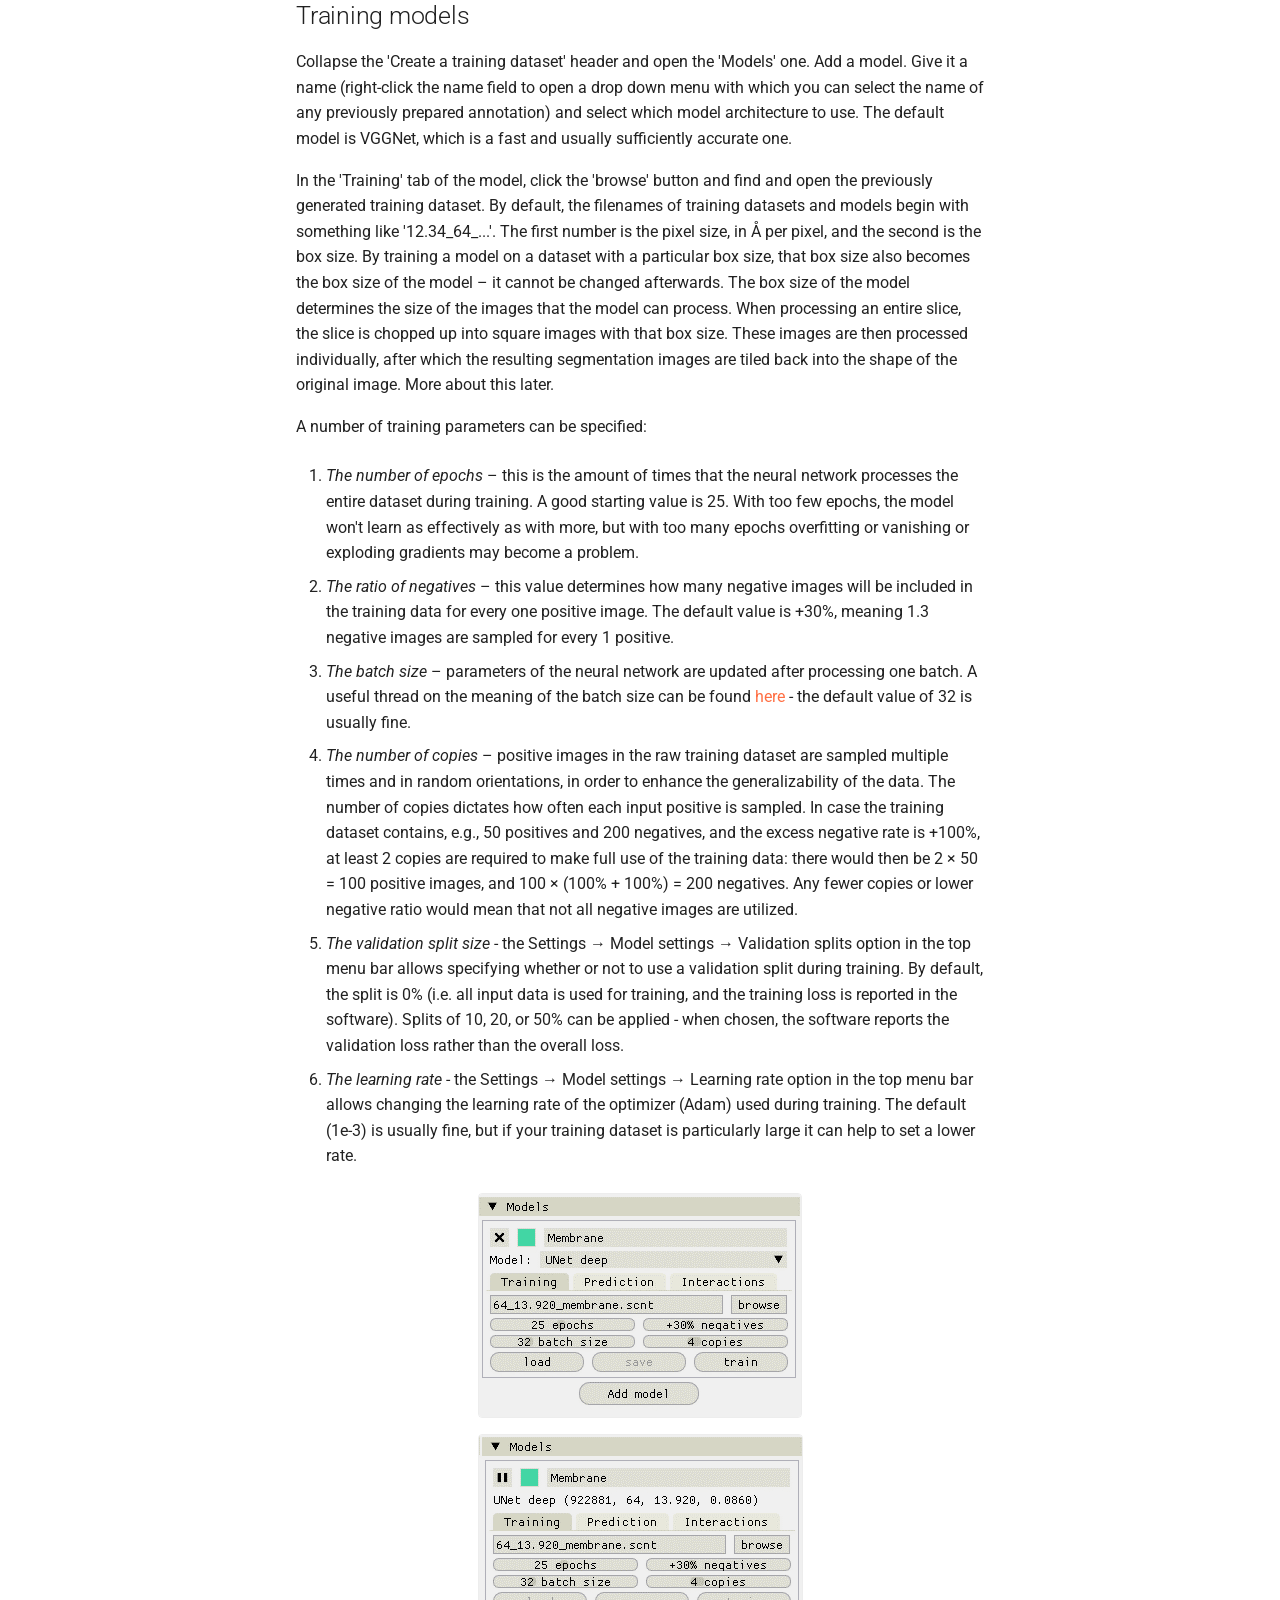
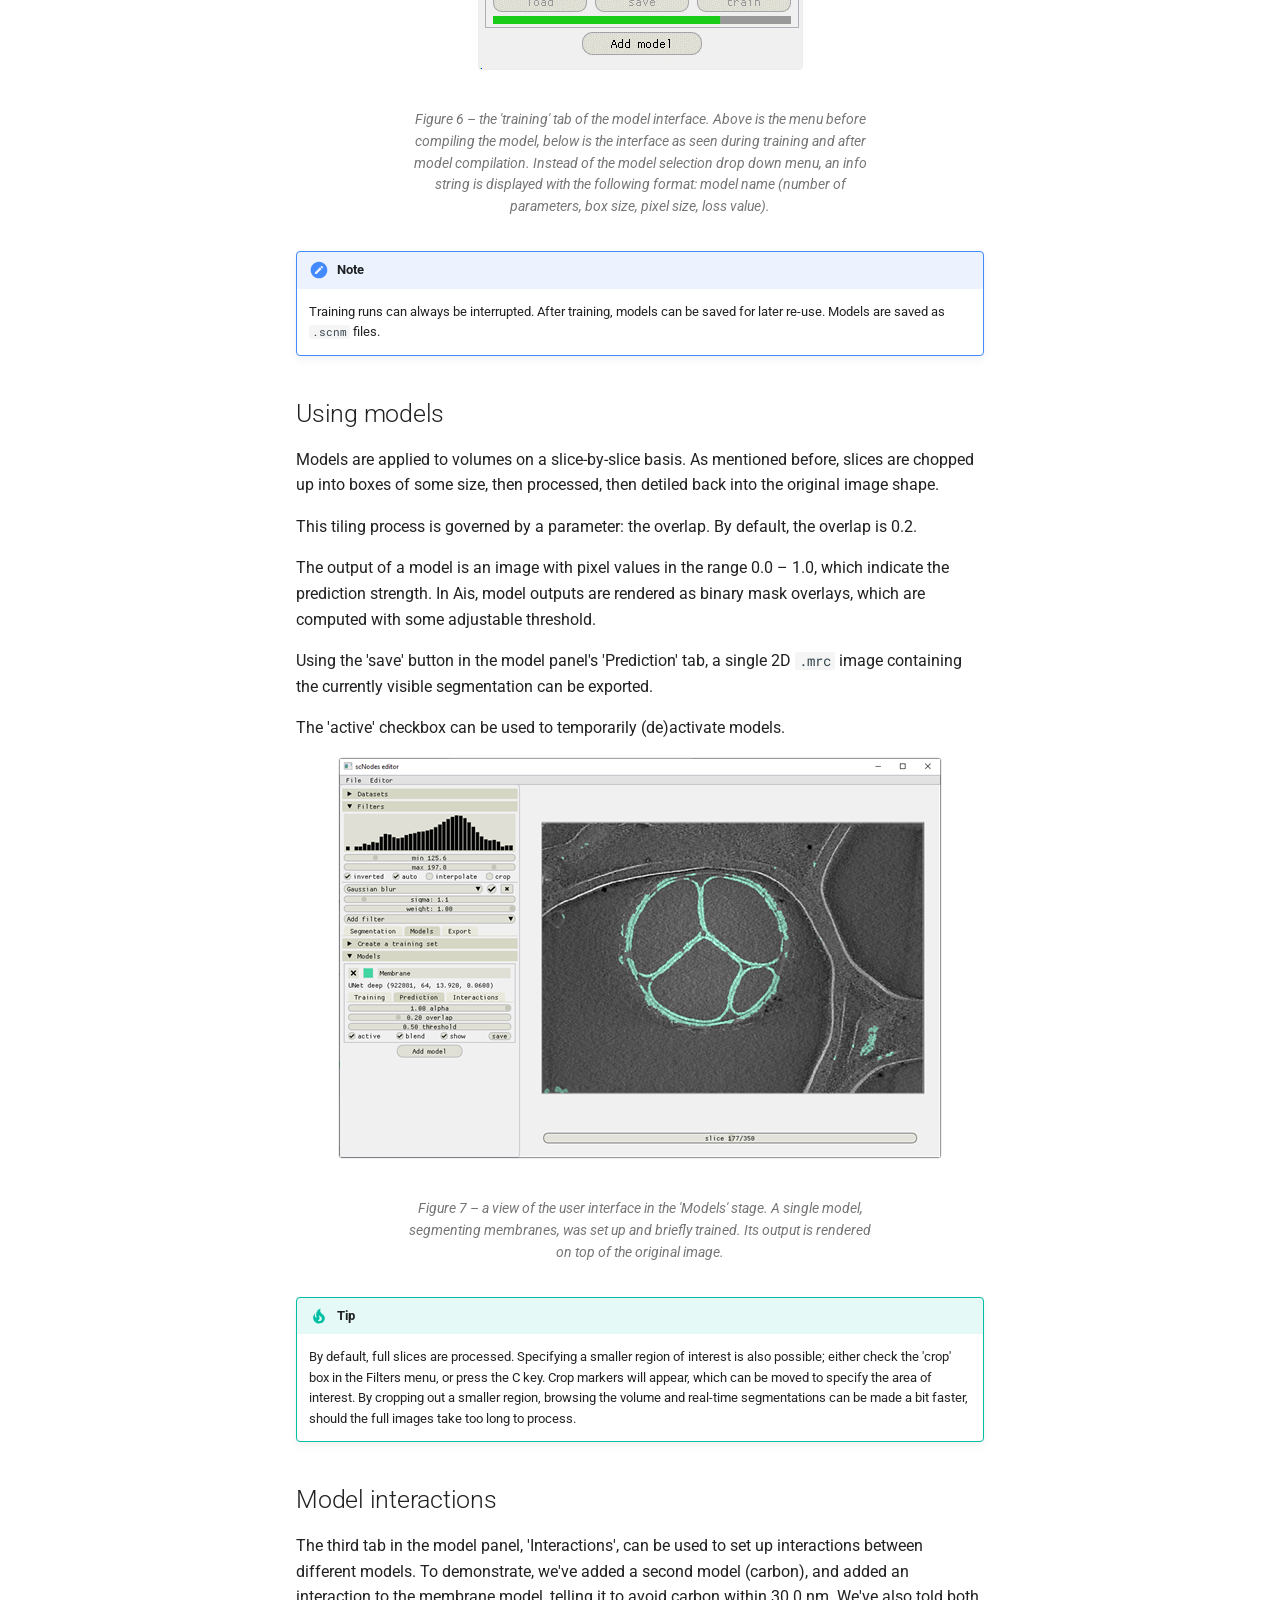
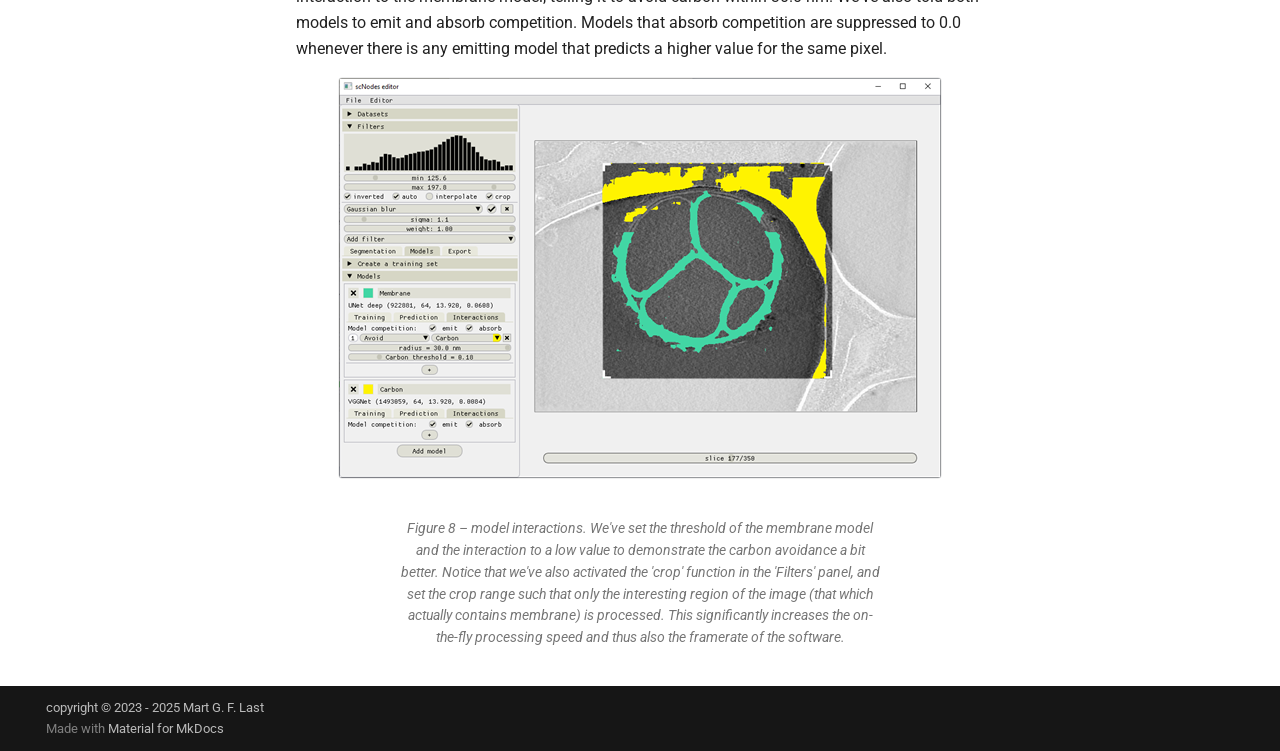
<file: creating_models/index.html>
<!doctype html>
<html lang="en" class="no-js">
  <head>
    
      <meta charset="utf-8">
      <meta name="viewport" content="width=device-width,initial-scale=1">
      
        <meta name="description" content="Fast and user-friendly segmentation of cryo-electron tomography data using convolutional neural networks.">
      
      
      
        <link rel="canonical" href="https://mgflast.github.io/Ais/creating_models/">
      
      
        <link rel="prev" href="../annotation/">
      
      
        <link rel="next" href="../batch_processing/">
      
      
        
      
      
      <link rel="icon" href="../res/LOGO_Ais_1024.png">
      <meta name="generator" content="mkdocs-1.6.1, mkdocs-material-9.7.7">
    
    
      
        <title>2. Creating models - Ais</title>
      
    
    
      <link rel="stylesheet" href="../assets/stylesheets/main.ec1eaa64.min.css">
      
        
        <link rel="stylesheet" href="../assets/stylesheets/palette.ab4e12ef.min.css">
      
      

  
  
  
  
  <style>:root{--md-annotation-icon:url('data:image/svg+xml;charset=utf-8,%3Csvg%20xmlns%3D%22http%3A//www.w3.org/2000/svg%22%20viewBox%3D%220%200%2024%2024%22%3E%3Cpath%20d%3D%22M17%2013h-4v4h-2v-4H7v-2h4V7h2v4h4m-5-9A10%2010%200%200%200%202%2012a10%2010%200%200%200%2010%2010%2010%2010%200%200%200%2010-10A10%2010%200%200%200%2012%202%22/%3E%3C/svg%3E');}</style>


    
    
      
    
    
      
        
        
        <link rel="preconnect" href="https://fonts.gstatic.com" crossorigin>
        <link rel="stylesheet" href="https://fonts.googleapis.com/css?family=Roboto:300,300i,400,400i,700,700i%7CRoboto+Mono:400,400i,700,700i&display=fallback">
        <style>:root{--md-text-font:"Roboto";--md-code-font:"Roboto Mono"}</style>
      
    
    
      <link rel="stylesheet" href="../styles/extra.css">
    
    <script>__md_scope=new URL("..",location),__md_hash=e=>[...e].reduce(((e,_)=>(e<<5)-e+_.charCodeAt(0)),0),__md_get=(e,_=localStorage,t=__md_scope)=>JSON.parse(_.getItem(t.pathname+"."+e)),__md_set=(e,_,t=localStorage,a=__md_scope)=>{try{t.setItem(a.pathname+"."+e,JSON.stringify(_))}catch(e){}}</script>
    
      

    
    
  </head>
  
  
    
    
      
    
    
    
    
    <body dir="ltr" data-md-color-scheme="default" data-md-color-primary="deep-orange" data-md-color-accent="deep-orange">
  
    
    <input class="md-toggle" data-md-toggle="drawer" type="checkbox" id="__drawer" autocomplete="off">
    <input class="md-toggle" data-md-toggle="search" type="checkbox" id="__search" autocomplete="off">
    <label class="md-overlay" for="__drawer"></label>
    <div data-md-component="skip">
      
        
        <a href="#creating-models" class="md-skip">
          Skip to content
        </a>
      
    </div>
    <div data-md-component="announce">
      
    </div>
    
    
      

  

<header class="md-header md-header--shadow md-header--lifted" data-md-component="header">
  <nav class="md-header__inner md-grid" aria-label="Header">
    <a href=".." title="Ais" class="md-header__button md-logo" aria-label="Ais" data-md-component="logo">
      
  <img src="../res/LOGO_Ais_1024.png" alt="logo">

    </a>
    <label class="md-header__button md-icon" for="__drawer">
      
      <svg xmlns="http://www.w3.org/2000/svg" viewBox="0 0 24 24"><path d="M3 6h18v2H3zm0 5h18v2H3zm0 5h18v2H3z"/></svg>
    </label>
    <div class="md-header__title" data-md-component="header-title">
      <div class="md-header__ellipsis">
        <div class="md-header__topic">
          <span class="md-ellipsis">
            Ais
          </span>
        </div>
        <div class="md-header__topic" data-md-component="header-topic">
          <span class="md-ellipsis">
            
              2. Creating models
            
          </span>
        </div>
      </div>
    </div>
    
      
        <form class="md-header__option" data-md-component="palette">
  
    
    
    
    <input class="md-option" data-md-color-media="(prefers-color-scheme: light)" data-md-color-scheme="default" data-md-color-primary="deep-orange" data-md-color-accent="deep-orange"  aria-label="Switch to dark mode"  type="radio" name="__palette" id="__palette_0">
    
      <label class="md-header__button md-icon" title="Switch to dark mode" for="__palette_1" hidden>
        <svg xmlns="http://www.w3.org/2000/svg" viewBox="0 0 24 24"><path d="m17.75 4.09-2.53 1.94.91 3.06-2.63-1.81-2.63 1.81.91-3.06-2.53-1.94L12.44 4l1.06-3 1.06 3zm3.5 6.91-1.64 1.25.59 1.98-1.7-1.17-1.7 1.17.59-1.98L15.75 11l2.06-.05L18.5 9l.69 1.95zm-2.28 4.95c.83-.08 1.72 1.1 1.19 1.85-.32.45-.66.87-1.08 1.27C15.17 23 8.84 23 4.94 19.07c-3.91-3.9-3.91-10.24 0-14.14.4-.4.82-.76 1.27-1.08.75-.53 1.93.36 1.85 1.19-.27 2.86.69 5.83 2.89 8.02a9.96 9.96 0 0 0 8.02 2.89m-1.64 2.02a12.08 12.08 0 0 1-7.8-3.47c-2.17-2.19-3.33-5-3.49-7.82-2.81 3.14-2.7 7.96.31 10.98 3.02 3.01 7.84 3.12 10.98.31"/></svg>
      </label>
    
  
    
    
    
    <input class="md-option" data-md-color-media="(prefers-color-scheme: dark)" data-md-color-scheme="slate" data-md-color-primary="deep-orange" data-md-color-accent="deep-orange"  aria-label="Switch to light mode"  type="radio" name="__palette" id="__palette_1">
    
      <label class="md-header__button md-icon" title="Switch to light mode" for="__palette_0" hidden>
        <svg xmlns="http://www.w3.org/2000/svg" viewBox="0 0 24 24"><path d="M12 7a5 5 0 0 1 5 5 5 5 0 0 1-5 5 5 5 0 0 1-5-5 5 5 0 0 1 5-5m0 2a3 3 0 0 0-3 3 3 3 0 0 0 3 3 3 3 0 0 0 3-3 3 3 0 0 0-3-3m0-7 2.39 3.42C13.65 5.15 12.84 5 12 5s-1.65.15-2.39.42zM3.34 7l4.16-.35A7.2 7.2 0 0 0 5.94 8.5c-.44.74-.69 1.5-.83 2.29zm.02 10 1.76-3.77a7.131 7.131 0 0 0 2.38 4.14zM20.65 7l-1.77 3.79a7.02 7.02 0 0 0-2.38-4.15zm-.01 10-4.14.36c.59-.51 1.12-1.14 1.54-1.86.42-.73.69-1.5.83-2.29zM12 22l-2.41-3.44c.74.27 1.55.44 2.41.44.82 0 1.63-.17 2.37-.44z"/></svg>
      </label>
    
  
</form>
      
    
    
      <script>var palette=__md_get("__palette");if(palette&&palette.color){if("(prefers-color-scheme)"===palette.color.media){var media=matchMedia("(prefers-color-scheme: light)"),input=document.querySelector(media.matches?"[data-md-color-media='(prefers-color-scheme: light)']":"[data-md-color-media='(prefers-color-scheme: dark)']");palette.color.media=input.getAttribute("data-md-color-media"),palette.color.scheme=input.getAttribute("data-md-color-scheme"),palette.color.primary=input.getAttribute("data-md-color-primary"),palette.color.accent=input.getAttribute("data-md-color-accent")}for(var[key,value]of Object.entries(palette.color))document.body.setAttribute("data-md-color-"+key,value)}</script>
    
    
    
      
      
        <label class="md-header__button md-icon" for="__search">
          
          <svg xmlns="http://www.w3.org/2000/svg" viewBox="0 0 24 24"><path d="M9.5 3A6.5 6.5 0 0 1 16 9.5c0 1.61-.59 3.09-1.56 4.23l.27.27h.79l5 5-1.5 1.5-5-5v-.79l-.27-.27A6.52 6.52 0 0 1 9.5 16 6.5 6.5 0 0 1 3 9.5 6.5 6.5 0 0 1 9.5 3m0 2C7 5 5 7 5 9.5S7 14 9.5 14 14 12 14 9.5 12 5 9.5 5"/></svg>
        </label>
        <div class="md-search" data-md-component="search" role="dialog">
  <label class="md-search__overlay" for="__search"></label>
  <div class="md-search__inner" role="search">
    <form class="md-search__form" name="search">
      <input type="text" class="md-search__input" name="query" aria-label="Search" placeholder="Search" autocapitalize="off" autocorrect="off" autocomplete="off" spellcheck="false" data-md-component="search-query" required>
      <label class="md-search__icon md-icon" for="__search">
        
        <svg xmlns="http://www.w3.org/2000/svg" viewBox="0 0 24 24"><path d="M9.5 3A6.5 6.5 0 0 1 16 9.5c0 1.61-.59 3.09-1.56 4.23l.27.27h.79l5 5-1.5 1.5-5-5v-.79l-.27-.27A6.52 6.52 0 0 1 9.5 16 6.5 6.5 0 0 1 3 9.5 6.5 6.5 0 0 1 9.5 3m0 2C7 5 5 7 5 9.5S7 14 9.5 14 14 12 14 9.5 12 5 9.5 5"/></svg>
        
        <svg xmlns="http://www.w3.org/2000/svg" viewBox="0 0 24 24"><path d="M20 11v2H8l5.5 5.5-1.42 1.42L4.16 12l7.92-7.92L13.5 5.5 8 11z"/></svg>
      </label>
      <nav class="md-search__options" aria-label="Search">
        
        <button type="reset" class="md-search__icon md-icon" title="Clear" aria-label="Clear" tabindex="-1">
          
          <svg xmlns="http://www.w3.org/2000/svg" viewBox="0 0 24 24"><path d="M19 6.41 17.59 5 12 10.59 6.41 5 5 6.41 10.59 12 5 17.59 6.41 19 12 13.41 17.59 19 19 17.59 13.41 12z"/></svg>
        </button>
      </nav>
      
        <div class="md-search__suggest" data-md-component="search-suggest"></div>
      
    </form>
    <div class="md-search__output">
      <div class="md-search__scrollwrap" tabindex="0" data-md-scrollfix>
        <div class="md-search-result" data-md-component="search-result">
          <div class="md-search-result__meta">
            Initializing search
          </div>
          <ol class="md-search-result__list" role="presentation"></ol>
        </div>
      </div>
    </div>
  </div>
</div>
      
    
    
      <div class="md-header__source">
        <a href="https://github.com/mgflast/Ais" title="Go to repository" class="md-source" data-md-component="source">
  <div class="md-source__icon md-icon">
    
    <svg xmlns="http://www.w3.org/2000/svg" viewBox="0 0 448 512"><!--! Font Awesome Free 7.1.0 by @fontawesome - https://fontawesome.com License - https://fontawesome.com/license/free (Icons: CC BY 4.0, Fonts: SIL OFL 1.1, Code: MIT License) Copyright 2025 Fonticons, Inc.--><path d="M439.6 236.1 244 40.5c-5.4-5.5-12.8-8.5-20.4-8.5s-15 3-20.4 8.4L162.5 81l51.5 51.5c27.1-9.1 52.7 16.8 43.4 43.7l49.7 49.7c34.2-11.8 61.2 31 35.5 56.7-26.5 26.5-70.2-2.9-56-37.3L240.3 199v121.9c25.3 12.5 22.3 41.8 9.1 55-6.4 6.4-15.2 10.1-24.3 10.1s-17.8-3.6-24.3-10.1c-17.6-17.6-11.1-46.9 11.2-56v-123c-20.8-8.5-24.6-30.7-18.6-45L142.6 101 8.5 235.1C3 240.6 0 247.9 0 255.5s3 15 8.5 20.4l195.6 195.7c5.4 5.4 12.7 8.4 20.4 8.4s15-3 20.4-8.4l194.7-194.7c5.4-5.4 8.4-12.8 8.4-20.4s-3-15-8.4-20.4"/></svg>
  </div>
  <div class="md-source__repository">
    mgflast/Ais
  </div>
</a>
      </div>
    
  </nav>
  
    
      
<nav class="md-tabs" aria-label="Tabs" data-md-component="tabs">
  <div class="md-grid">
    <ul class="md-tabs__list">
      
        
  
  
  
  
    <li class="md-tabs__item">
      <a href=".." class="md-tabs__link">
        
  
  
    
  
  🏠 Home

      </a>
    </li>
  

      
        
  
  
  
    
  
  
    
    
      <li class="md-tabs__item md-tabs__item--active">
        <a href="../installation/" class="md-tabs__link">
          
  
  
  📖 User Guide

        </a>
      </li>
    
  

      
        
  
  
  
  
    <li class="md-tabs__item">
      <a href="https://www.aiscryoet.org" class="md-tabs__link">
        
  
  
    
  
  🗄️ Model repository

      </a>
    </li>
  

      
        
  
  
  
  
    <li class="md-tabs__item">
      <a href="https://github.com/mgflast/Ais/issues" class="md-tabs__link">
        
  
  
    
  
  🐞 Submit a bug

      </a>
    </li>
  

      
    </ul>
  </div>
</nav>
    
  
</header>
    
    <div class="md-container" data-md-component="container">
      
      
        
      
      <main class="md-main" data-md-component="main">
        <div class="md-main__inner md-grid">
          
            
              
              <div class="md-sidebar md-sidebar--primary" data-md-component="sidebar" data-md-type="navigation" >
                <div class="md-sidebar__scrollwrap">
                  <div class="md-sidebar__inner">
                    


  


<nav class="md-nav md-nav--primary md-nav--lifted" aria-label="Navigation" data-md-level="0">
  <label class="md-nav__title" for="__drawer">
    <a href=".." title="Ais" class="md-nav__button md-logo" aria-label="Ais" data-md-component="logo">
      
  <img src="../res/LOGO_Ais_1024.png" alt="logo">

    </a>
    Ais
  </label>
  
    <div class="md-nav__source">
      <a href="https://github.com/mgflast/Ais" title="Go to repository" class="md-source" data-md-component="source">
  <div class="md-source__icon md-icon">
    
    <svg xmlns="http://www.w3.org/2000/svg" viewBox="0 0 448 512"><!--! Font Awesome Free 7.1.0 by @fontawesome - https://fontawesome.com License - https://fontawesome.com/license/free (Icons: CC BY 4.0, Fonts: SIL OFL 1.1, Code: MIT License) Copyright 2025 Fonticons, Inc.--><path d="M439.6 236.1 244 40.5c-5.4-5.5-12.8-8.5-20.4-8.5s-15 3-20.4 8.4L162.5 81l51.5 51.5c27.1-9.1 52.7 16.8 43.4 43.7l49.7 49.7c34.2-11.8 61.2 31 35.5 56.7-26.5 26.5-70.2-2.9-56-37.3L240.3 199v121.9c25.3 12.5 22.3 41.8 9.1 55-6.4 6.4-15.2 10.1-24.3 10.1s-17.8-3.6-24.3-10.1c-17.6-17.6-11.1-46.9 11.2-56v-123c-20.8-8.5-24.6-30.7-18.6-45L142.6 101 8.5 235.1C3 240.6 0 247.9 0 255.5s3 15 8.5 20.4l195.6 195.7c5.4 5.4 12.7 8.4 20.4 8.4s15-3 20.4-8.4l194.7-194.7c5.4-5.4 8.4-12.8 8.4-20.4s-3-15-8.4-20.4"/></svg>
  </div>
  <div class="md-source__repository">
    mgflast/Ais
  </div>
</a>
    </div>
  
  <ul class="md-nav__list" data-md-scrollfix>
    
      
      
  
  
  
  
    <li class="md-nav__item">
      <a href=".." class="md-nav__link">
        
  
  
  <span class="md-ellipsis">
    
  
    🏠 Home
  

    
  </span>
  
  

      </a>
    </li>
  

    
      
      
  
  
    
  
  
  
    
    
    
    
      
        
        
      
      
        
      
    
    
    <li class="md-nav__item md-nav__item--active md-nav__item--section md-nav__item--nested">
      
        
        
        <input class="md-nav__toggle md-toggle " type="checkbox" id="__nav_2" checked>
        
          
          <label class="md-nav__link" for="__nav_2" id="__nav_2_label" tabindex="">
            
  
  
  <span class="md-ellipsis">
    
  
    📖 User Guide
  

    
  </span>
  
  

            <span class="md-nav__icon md-icon"></span>
          </label>
        
        <nav class="md-nav" data-md-level="1" aria-labelledby="__nav_2_label" aria-expanded="true">
          <label class="md-nav__title" for="__nav_2">
            <span class="md-nav__icon md-icon"></span>
            
  
    📖 User Guide
  

          </label>
          <ul class="md-nav__list" data-md-scrollfix>
            
              
                
  
  
  
  
    <li class="md-nav__item">
      <a href="../installation/" class="md-nav__link">
        
  
  
  <span class="md-ellipsis">
    
  
    Installation
  

    
  </span>
  
  

      </a>
    </li>
  

              
            
              
                
  
  
    
  
  
  
    
    
    
    
      
      
        
          
          
        
      
    
    
    <li class="md-nav__item md-nav__item--active md-nav__item--section md-nav__item--nested">
      
        
        
        <input class="md-nav__toggle md-toggle " type="checkbox" id="__nav_2_2" checked>
        
          
          <label class="md-nav__link" for="__nav_2_2" id="__nav_2_2_label" tabindex="">
            
  
  
  <span class="md-ellipsis">
    
  
    <b>Segmentation workflow</b>
  

    
  </span>
  
  

            <span class="md-nav__icon md-icon"></span>
          </label>
        
        <nav class="md-nav" data-md-level="2" aria-labelledby="__nav_2_2_label" aria-expanded="true">
          <label class="md-nav__title" for="__nav_2_2">
            <span class="md-nav__icon md-icon"></span>
            
  
    <b>Segmentation workflow</b>
  

          </label>
          <ul class="md-nav__list" data-md-scrollfix>
            
              
                
  
  
  
  
    <li class="md-nav__item">
      <a href="../annotation/" class="md-nav__link">
        
  
  
  <span class="md-ellipsis">
    
  
    1. Annotation
  

    
  </span>
  
  

      </a>
    </li>
  

              
            
              
                
  
  
    
  
  
  
    <li class="md-nav__item md-nav__item--active">
      
      <input class="md-nav__toggle md-toggle" type="checkbox" id="__toc">
      
      
        
      
      
        <label class="md-nav__link md-nav__link--active" for="__toc">
          
  
  
  <span class="md-ellipsis">
    
  
    2. Creating models
  

    
  </span>
  
  

          <span class="md-nav__icon md-icon"></span>
        </label>
      
      <a href="./" class="md-nav__link md-nav__link--active">
        
  
  
  <span class="md-ellipsis">
    
  
    2. Creating models
  

    
  </span>
  
  

      </a>
      
        

<nav class="md-nav md-nav--secondary" aria-label="Table of contents">
  
  
  
    
  
  
    <label class="md-nav__title" for="__toc">
      <span class="md-nav__icon md-icon"></span>
      Table of contents
    </label>
    <ul class="md-nav__list" data-md-component="toc" data-md-scrollfix>
      
        <li class="md-nav__item">
  <a href="#creating-training-datasets" class="md-nav__link">
    <span class="md-ellipsis">
      
        Creating training datasets
      
    </span>
  </a>
  
</li>
      
        <li class="md-nav__item">
  <a href="#training-models" class="md-nav__link">
    <span class="md-ellipsis">
      
        Training models
      
    </span>
  </a>
  
</li>
      
        <li class="md-nav__item">
  <a href="#using-models" class="md-nav__link">
    <span class="md-ellipsis">
      
        Using models
      
    </span>
  </a>
  
</li>
      
        <li class="md-nav__item">
  <a href="#model-interactions" class="md-nav__link">
    <span class="md-ellipsis">
      
        Model interactions
      
    </span>
  </a>
  
</li>
      
    </ul>
  
</nav>
      
    </li>
  

              
            
              
                
  
  
  
  
    <li class="md-nav__item">
      <a href="../batch_processing/" class="md-nav__link">
        
  
  
  <span class="md-ellipsis">
    
  
    3. Batch processing
  

    
  </span>
  
  

      </a>
    </li>
  

              
            
              
                
  
  
  
  
    <li class="md-nav__item">
      <a href="../rendering/" class="md-nav__link">
        
  
  
  <span class="md-ellipsis">
    
  
    4. Rendering
  

    
  </span>
  
  

      </a>
    </li>
  

              
            
              
                
  
  
  
  
    <li class="md-nav__item">
      <a href="../extracting_particles_and_meshes/" class="md-nav__link">
        
  
  
  <span class="md-ellipsis">
    
  
    5. Extracting particles & meshes
  

    
  </span>
  
  

      </a>
    </li>
  

              
            
          </ul>
        </nav>
      
    </li>
  

              
            
              
                
  
  
  
  
    
    
    
    
      
      
        
          
          
        
      
    
    
    <li class="md-nav__item md-nav__item--section md-nav__item--nested">
      
        
        
          
        
        <input class="md-nav__toggle md-toggle md-toggle--indeterminate" type="checkbox" id="__nav_2_3" >
        
          
          <label class="md-nav__link" for="__nav_2_3" id="__nav_2_3_label" tabindex="">
            
  
  
  <span class="md-ellipsis">
    
  
    <b>Sharing</b>
  

    
  </span>
  
  

            <span class="md-nav__icon md-icon"></span>
          </label>
        
        <nav class="md-nav" data-md-level="2" aria-labelledby="__nav_2_3_label" aria-expanded="false">
          <label class="md-nav__title" for="__nav_2_3">
            <span class="md-nav__icon md-icon"></span>
            
  
    <b>Sharing</b>
  

          </label>
          <ul class="md-nav__list" data-md-scrollfix>
            
              
                
  
  
  
  
    <li class="md-nav__item">
      <a href="../sharing_models/" class="md-nav__link">
        
  
  
  <span class="md-ellipsis">
    
  
    Sharing models
  

    
  </span>
  
  

      </a>
    </li>
  

              
            
          </ul>
        </nav>
      
    </li>
  

              
            
              
                
  
  
  
  
    
    
    
    
      
      
        
          
          
        
      
    
    
    <li class="md-nav__item md-nav__item--section md-nav__item--nested">
      
        
        
          
        
        <input class="md-nav__toggle md-toggle md-toggle--indeterminate" type="checkbox" id="__nav_2_4" >
        
          
          <label class="md-nav__link" for="__nav_2_4" id="__nav_2_4_label" tabindex="">
            
  
  
  <span class="md-ellipsis">
    
  
    <b>Scripting</b>
  

    
  </span>
  
  

            <span class="md-nav__icon md-icon"></span>
          </label>
        
        <nav class="md-nav" data-md-level="2" aria-labelledby="__nav_2_4_label" aria-expanded="false">
          <label class="md-nav__title" for="__nav_2_4">
            <span class="md-nav__icon md-icon"></span>
            
  
    <b>Scripting</b>
  

          </label>
          <ul class="md-nav__list" data-md-scrollfix>
            
              
                
  
  
  
  
    <li class="md-nav__item">
      <a href="../command_line_interface/" class="md-nav__link">
        
  
  
  <span class="md-ellipsis">
    
  
    Command line interface
  

    
  </span>
  
  

      </a>
    </li>
  

              
            
              
                
  
  
  
  
    <li class="md-nav__item">
      <a href="../python_module/" class="md-nav__link">
        
  
  
  <span class="md-ellipsis">
    
  
    Python module
  

    
  </span>
  
  

      </a>
    </li>
  

              
            
          </ul>
        </nav>
      
    </li>
  

              
            
          </ul>
        </nav>
      
    </li>
  

    
      
      
  
  
  
  
    <li class="md-nav__item">
      <a href="https://www.aiscryoet.org" class="md-nav__link">
        
  
  
  <span class="md-ellipsis">
    
  
    🗄️ Model repository
  

    
  </span>
  
  

      </a>
    </li>
  

    
      
      
  
  
  
  
    <li class="md-nav__item">
      <a href="https://github.com/mgflast/Ais/issues" class="md-nav__link">
        
  
  
  <span class="md-ellipsis">
    
  
    🐞 Submit a bug
  

    
  </span>
  
  

      </a>
    </li>
  

    
  </ul>
</nav>
                  </div>
                </div>
              </div>
            
            
              
              <div class="md-sidebar md-sidebar--secondary" data-md-component="sidebar" data-md-type="toc" >
                <div class="md-sidebar__scrollwrap">
                  <div class="md-sidebar__inner">
                    

<nav class="md-nav md-nav--secondary" aria-label="Table of contents">
  
  
  
    
  
  
    <label class="md-nav__title" for="__toc">
      <span class="md-nav__icon md-icon"></span>
      Table of contents
    </label>
    <ul class="md-nav__list" data-md-component="toc" data-md-scrollfix>
      
        <li class="md-nav__item">
  <a href="#creating-training-datasets" class="md-nav__link">
    <span class="md-ellipsis">
      
        Creating training datasets
      
    </span>
  </a>
  
</li>
      
        <li class="md-nav__item">
  <a href="#training-models" class="md-nav__link">
    <span class="md-ellipsis">
      
        Training models
      
    </span>
  </a>
  
</li>
      
        <li class="md-nav__item">
  <a href="#using-models" class="md-nav__link">
    <span class="md-ellipsis">
      
        Using models
      
    </span>
  </a>
  
</li>
      
        <li class="md-nav__item">
  <a href="#model-interactions" class="md-nav__link">
    <span class="md-ellipsis">
      
        Model interactions
      
    </span>
  </a>
  
</li>
      
    </ul>
  
</nav>
                  </div>
                </div>
              </div>
            
          
          
            <div class="md-content" data-md-component="content">
              
              <article class="md-content__inner md-typeset">
                
                  


  
  


<h1 id="creating-models">Creating models</h1>
<h2 id="creating-training-datasets">Creating training datasets</h2>
<p>Once we're satisfied with the manual annotations and training boxes, the next step is to extract training datasets. This usually takes just a few seconds.</p>
<p>Switch into the 'Models' tab. Two panels are now available: 1) Create a training dataset, and 2) Models.</p>
<p>Open the 'Create a training dataset' panel, and select which features you want to use as positives and which as negatives. For example, for the membrane training dataset, move the slider for 'Membrane' to the right – it becomes green, indicating it is selected as a positive label, and move the 'Background' slider to the left – it becomes red, and has been selected as a negative label.</p>
<p>The neural networks used in Ais perform single-feature semantic segmentation. So, for any feature of interest you want to build a segmentation network for, you'll need to set up one training dataset. In other words: if you generate one training dataset with the membrane, carbon, and antibody platform features all set to be included as a positive, you'll end up with a model that segments all these features as if they're a single thing – it will not be able to distinguish membrane from carbon or antibodies.</p>
<p>Notice that you can sample from multiple datasets. If you had imported, e.g., ten tomograms into Ais and manually labelled a feature called 'Antibody platforms' in all ten of them, you could now select all ten tomograms under the 'Datasets to sample' field and generate a single dataset that spans multiple volumes. This can be quite useful when working with a large dataset that isn't entirely homogenous in terms of image quality; including multiple volumes in the training data helps obtain models that generalize better.</p>
<figure>
  <img alt="Creating a training dataset for a membrane-segmenting model" class="with-border" src="../res/models_1.png" />
<br />
<figcaption>Figure 5 – Creating a training dataset for a membrane-segmenting model.</figcaption>
</figure>
<p>Although box sizes can also be set when placing boxes in the 'Segmentation' stage, the actual box size used for training datasets is specified at this point (the boxes rendered in the segmentation stage are a guide to the eye). The pixel size can also be adjusted. Using a pixel size that is different than that of the actual data is possible, but usually it is best not to change pixel sizes too much, as interpolation artefacts can affect the output of neural networks significantly.</p>
<p>Training datasets are saved with the <code>.scnt</code> extension (t for 'training dataset'), but are actually just tiff files. They can be opened in ImageJ for inspection.</p>
<h2 id="training-models">Training models</h2>
<p>Collapse the 'Create a training dataset' header and open the 'Models' one. Add a model. Give it a name (right-click the name field to open a drop down menu with which you can select the name of any previously prepared annotation) and select which model architecture to use. The default model is VGGNet, which is a fast and usually sufficiently accurate one.</p>
<p>In the 'Training' tab of the model, click the 'browse' button and find and open the previously generated training dataset. By default, the filenames of training datasets and models begin with something like '12.34_64_...'. The first number is the pixel size, in Å per pixel, and the second is the box size. By training a model on a dataset with a particular box size, that box size also becomes the box size of the model – it cannot be changed afterwards. The box size of the model determines the size of the images that the model can process. When processing an entire slice, the slice is chopped up into square images with that box size. These images are then processed individually, after which the resulting segmentation images are tiled back into the shape of the original image. More about this later.</p>
<p>A number of training parameters can be specified:</p>
<ol>
<li>
<p><em>The number of epochs</em> – this is the amount of times that the neural network processes the entire dataset during training. A good starting value is 25. With too few epochs, the model won't learn as effectively as with more, but with too many epochs overfitting or vanishing or exploding gradients may become a problem.</p>
</li>
<li>
<p><em>The ratio of negatives</em> – this value determines how many negative images will be included in the training data for every one positive image. The default value is +30%, meaning 1.3 negative images are sampled for every 1 positive.</p>
</li>
<li>
<p><em>The batch size</em> – parameters of the neural network are updated after processing one batch. A useful thread on the meaning of the batch size can be found <a href="https://stats.stackexchange.com/questions/153531/what-is-batch-size-in-neural-network">here</a> - the default value of 32 is usually fine.</p>
</li>
<li>
<p><em>The number of copies</em> – positive images in the raw training dataset are sampled multiple times and in random orientations, in order to enhance the generalizability of the data. The number of copies dictates how often each input positive is sampled. In case the training dataset contains, e.g., 50 positives and 200 negatives, and the excess negative rate is +100%, at least 2 copies are required to make full use of the training data: there would then be 2 × 50 = 100 positive images, and 100 × (100% + 100%) = 200 negatives. Any fewer copies or lower negative ratio would mean that not all negative images are utilized.</p>
</li>
<li>
<p><em>The validation split size</em> - the Settings → Model settings → Validation splits option in the top menu bar allows specifying whether or not to use a validation split during training. By default, the split is 0% (i.e. all input data is used for training, and the training loss is reported in the software). Splits of 10, 20, or 50% can be applied - when chosen, the software reports the validation loss rather than the overall loss.</p>
</li>
<li>
<p><em>The learning rate</em> - the Settings → Model settings → Learning rate option in the top menu bar allows changing the learning rate of the optimizer (Adam) used during training. The default (1e-3) is usually fine, but if your training dataset is particularly large it can help to set a lower rate.</p>
</li>
</ol>
<figure>
  <img alt="The training tab of the model interface, before compiling" class="with-border" src="../res/models_2.png" />
</figure>
<figure>
  <img alt="The training tab of the model interface, during training" class="with-border" src="../res/models_3.png" />
<br />
<figcaption>Figure 6 – the 'training' tab of the model interface. Above is the menu before compiling the model, below is the interface as seen during training and after model compilation. Instead of the model selection drop down menu, an info string is displayed with the following format: model name (number of parameters, box size, pixel size, loss value).</figcaption>
</figure>
<div class="admonition note">
<p class="admonition-title">Note</p>
<p>Training runs can always be interrupted. After training, models can be saved for later re-use. Models are saved as <code>.scnm</code> files.</p>
</div>
<h2 id="using-models">Using models</h2>
<p>Models are applied to volumes on a slice-by-slice basis. As mentioned before, slices are chopped up into boxes of some size, then processed, then detiled back into the original image shape.</p>
<p>This tiling process is governed by a parameter: the overlap. By default, the overlap is 0.2.</p>
<p>The output of a model is an image with pixel values in the range 0.0 – 1.0, which indicate the prediction strength. In Ais, model outputs are rendered as binary mask overlays, which are computed with some adjustable threshold.</p>
<p>Using the 'save' button in the model panel's 'Prediction' tab, a single 2D <code>.mrc</code> image containing the currently visible segmentation can be exported.</p>
<p>The 'active' checkbox can be used to temporarily (de)activate models.</p>
<figure>
  <img alt="A view of the user interface in the Models stage" class="with-border" src="../res/models_4.png" />
<br />
<figcaption>Figure 7 – a view of the user interface in the 'Models' stage. A single model, segmenting membranes, was set up and briefly trained. Its output is rendered on top of the original image.</figcaption>
</figure>
<div class="admonition tip">
<p class="admonition-title">Tip</p>
<p>By default, full slices are processed. Specifying a smaller region of interest is also possible; either check the 'crop' box in the Filters menu, or press the C key. Crop markers will appear, which can be moved to specify the area of interest. By cropping out a smaller region, browsing the volume and real-time segmentations can be made a bit faster, should the full images take too long to process.</p>
</div>
<h2 id="model-interactions">Model interactions</h2>
<p>The third tab in the model panel, 'Interactions', can be used to set up interactions between different models. To demonstrate, we've added a second model (carbon), and added an interaction to the membrane model, telling it to avoid carbon within 30.0 nm. We've also told both models to emit and absorb competition. Models that absorb competition are suppressed to 0.0 whenever there is any emitting model that predicts a higher value for the same pixel.</p>
<figure>
  <img alt="Model interactions" class="with-border" src="../res/models_5.png" />
<br />
<figcaption>Figure 8 – model interactions. We've set the threshold of the membrane model and the interaction to a low value to demonstrate the carbon avoidance a bit better. Notice that we've also activated the 'crop' function in the 'Filters' panel, and set the crop range such that only the interesting region of the image (that which actually contains membrane) is processed. This significantly increases the on-the-fly processing speed and thus also the framerate of the software.</figcaption>
</figure>












                
              </article>
            </div>
          
          
  <script>var tabs=__md_get("__tabs");if(Array.isArray(tabs))e:for(var set of document.querySelectorAll(".tabbed-set")){var labels=set.querySelector(".tabbed-labels");for(var tab of tabs)for(var label of labels.getElementsByTagName("label"))if(label.innerText.trim()===tab){var input=document.getElementById(label.htmlFor);input.checked=!0;continue e}}</script>

<script>var target=document.getElementById(location.hash.slice(1));target&&target.name&&(target.checked=target.name.startsWith("__tabbed_"))</script>
        </div>
        
      </main>
      
        <footer class="md-footer">
  
  <div class="md-footer-meta md-typeset">
    <div class="md-footer-meta__inner md-grid">
      <div class="md-copyright">
  
    <div class="md-copyright__highlight">
      copyright © 2023 - 2025 Mart G. F. Last
    </div>
  
  
    Made with
    <a href="https://squidfunk.github.io/mkdocs-material/" target="_blank" rel="noopener">
      Material for MkDocs
    </a>
  
</div>
      
    </div>
  </div>
</footer>
      
    </div>
    <div class="md-dialog" data-md-component="dialog">
      <div class="md-dialog__inner md-typeset"></div>
    </div>
    
    
    
      
      
      <script id="__config" type="application/json">{"annotate": null, "base": "..", "features": ["navigation.instant", "navigation.tracking", "navigation.tabs", "navigation.tabs.sticky", "navigation.expand", "navigation.sections", "search.highlight", "search.suggest", "content.tabs.link", "content.code.annotate", "content.code.copy"], "search": "../assets/javascripts/workers/search.2c215733.min.js", "tags": null, "translations": {"clipboard.copied": "Copied to clipboard", "clipboard.copy": "Copy to clipboard", "search.result.more.one": "1 more on this page", "search.result.more.other": "# more on this page", "search.result.none": "No matching documents", "search.result.one": "1 matching document", "search.result.other": "# matching documents", "search.result.placeholder": "Type to start searching", "search.result.term.missing": "Missing", "select.version": "Select version"}, "version": null}</script>
    
    
      <script src="../assets/javascripts/bundle.d7400e89.min.js"></script>
      
    
  </body>
</html>
</file>
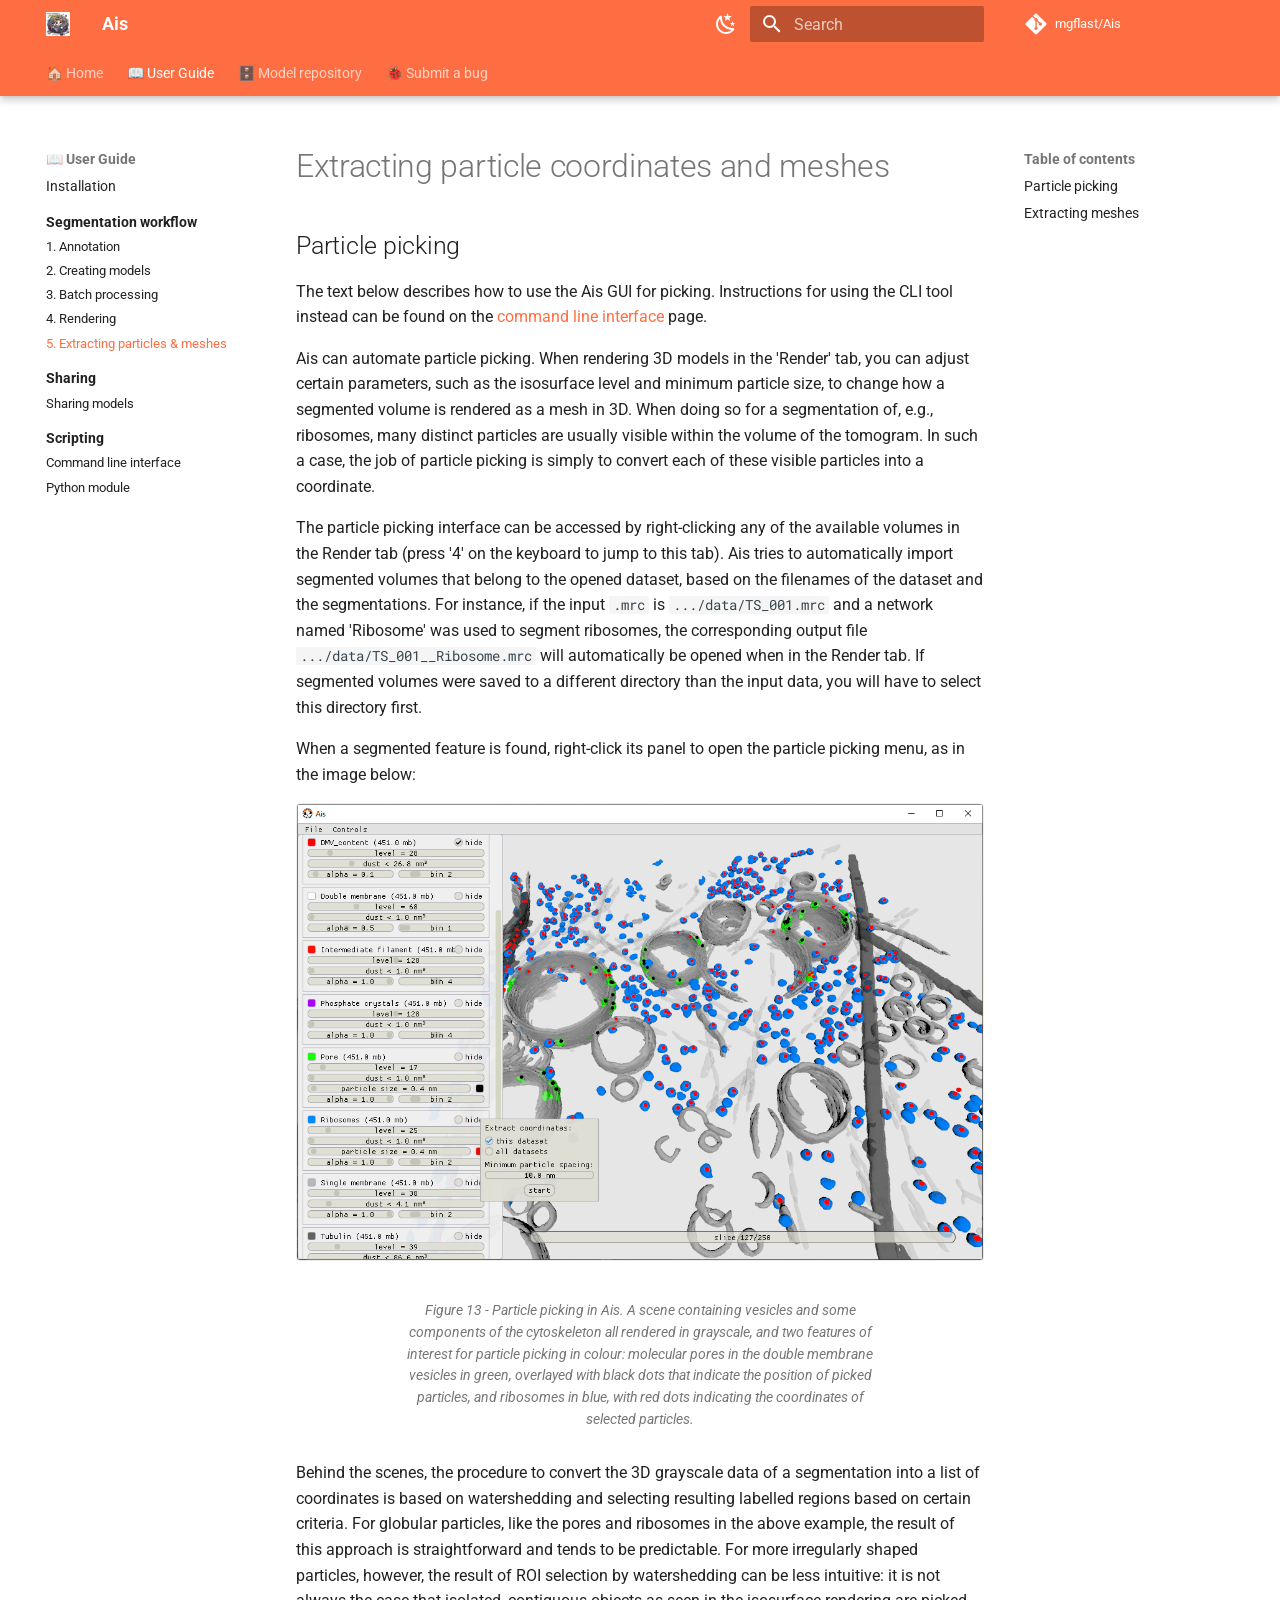
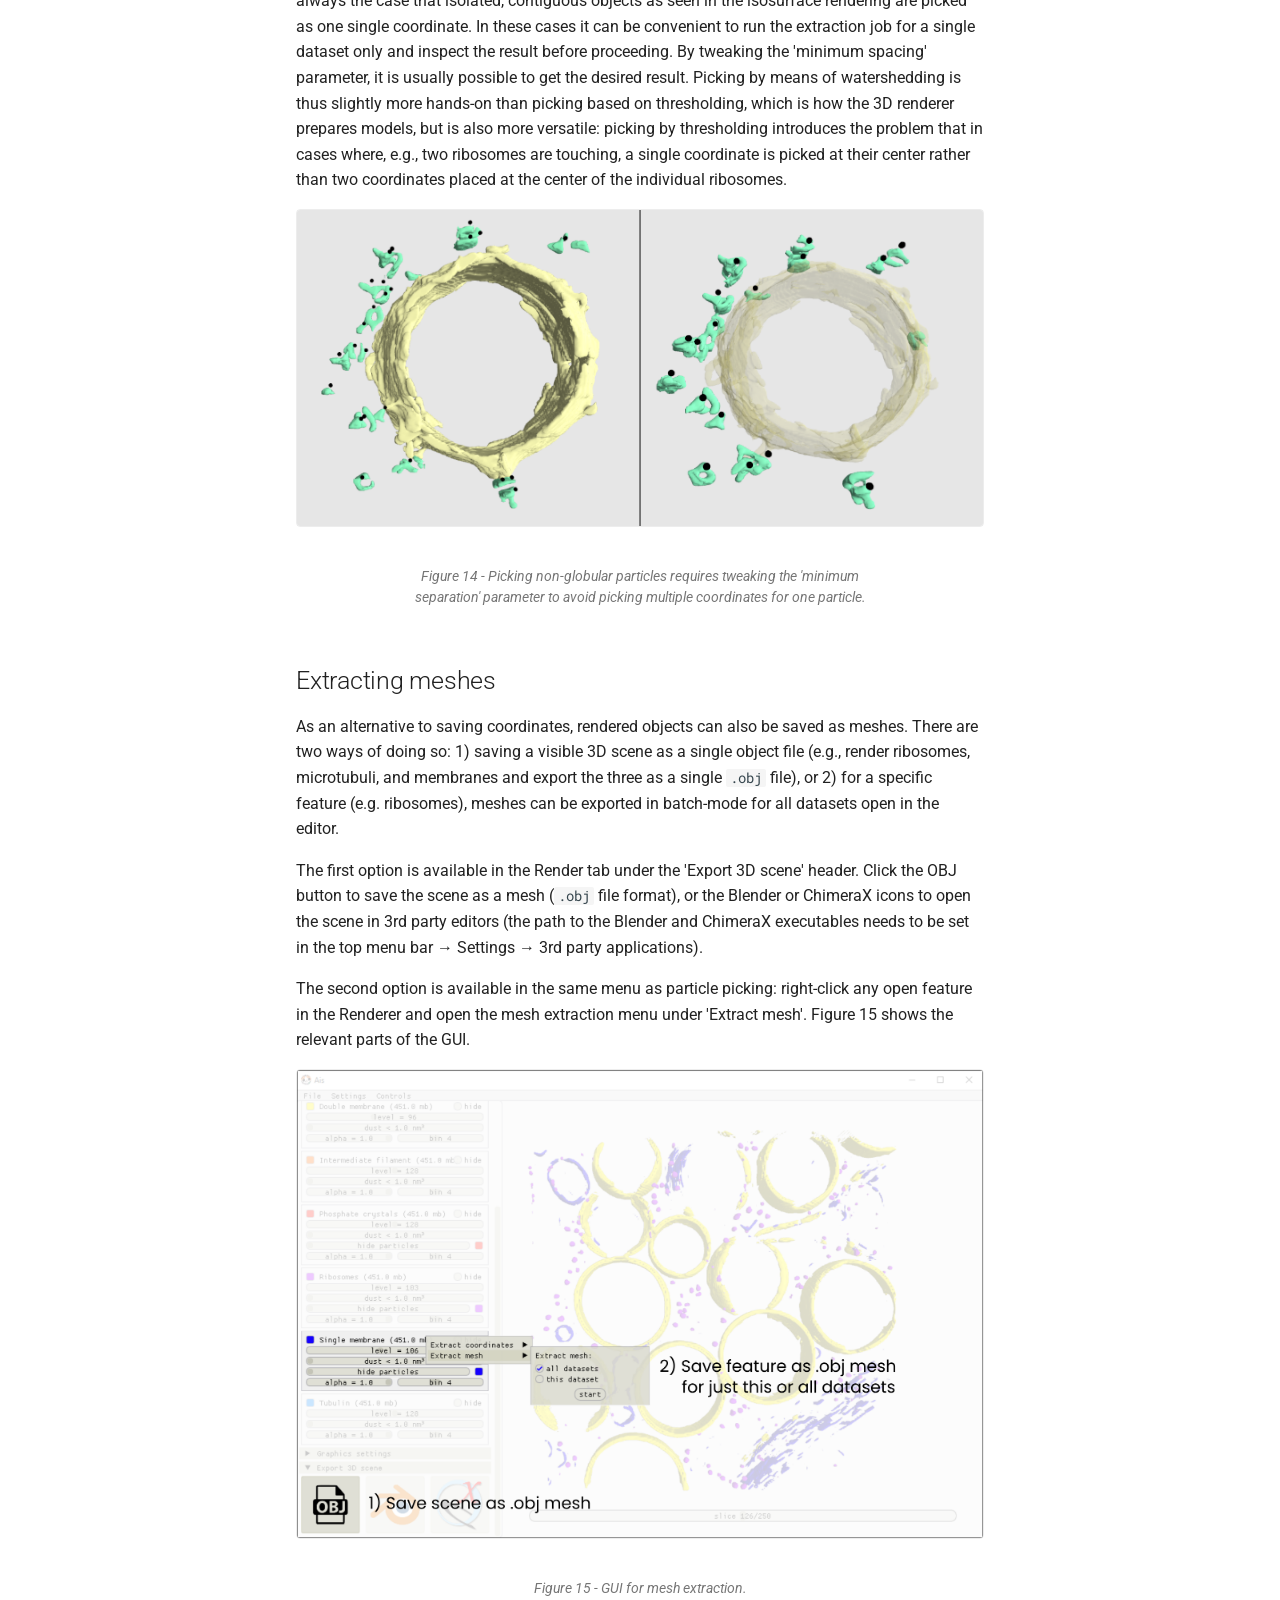
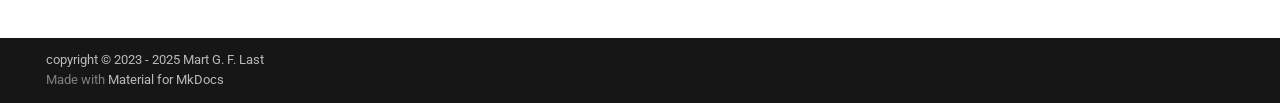
<file: extracting_particles_and_meshes/index.html>
<!doctype html>
<html lang="en" class="no-js">
  <head>
    
      <meta charset="utf-8">
      <meta name="viewport" content="width=device-width,initial-scale=1">
      
        <meta name="description" content="Fast and user-friendly segmentation of cryo-electron tomography data using convolutional neural networks.">
      
      
      
        <link rel="canonical" href="https://mgflast.github.io/Ais/extracting_particles_and_meshes/">
      
      
        <link rel="prev" href="../rendering/">
      
      
        <link rel="next" href="../sharing_models/">
      
      
        
      
      
      <link rel="icon" href="../res/LOGO_Ais_1024.png">
      <meta name="generator" content="mkdocs-1.6.1, mkdocs-material-9.7.7">
    
    
      
        <title>5. Extracting particles & meshes - Ais</title>
      
    
    
      <link rel="stylesheet" href="../assets/stylesheets/main.ec1eaa64.min.css">
      
        
        <link rel="stylesheet" href="../assets/stylesheets/palette.ab4e12ef.min.css">
      
      

  
  
  
  
  <style>:root{--md-annotation-icon:url('data:image/svg+xml;charset=utf-8,%3Csvg%20xmlns%3D%22http%3A//www.w3.org/2000/svg%22%20viewBox%3D%220%200%2024%2024%22%3E%3Cpath%20d%3D%22M17%2013h-4v4h-2v-4H7v-2h4V7h2v4h4m-5-9A10%2010%200%200%200%202%2012a10%2010%200%200%200%2010%2010%2010%2010%200%200%200%2010-10A10%2010%200%200%200%2012%202%22/%3E%3C/svg%3E');}</style>


    
    
      
    
    
      
        
        
        <link rel="preconnect" href="https://fonts.gstatic.com" crossorigin>
        <link rel="stylesheet" href="https://fonts.googleapis.com/css?family=Roboto:300,300i,400,400i,700,700i%7CRoboto+Mono:400,400i,700,700i&display=fallback">
        <style>:root{--md-text-font:"Roboto";--md-code-font:"Roboto Mono"}</style>
      
    
    
      <link rel="stylesheet" href="../styles/extra.css">
    
    <script>__md_scope=new URL("..",location),__md_hash=e=>[...e].reduce(((e,_)=>(e<<5)-e+_.charCodeAt(0)),0),__md_get=(e,_=localStorage,t=__md_scope)=>JSON.parse(_.getItem(t.pathname+"."+e)),__md_set=(e,_,t=localStorage,a=__md_scope)=>{try{t.setItem(a.pathname+"."+e,JSON.stringify(_))}catch(e){}}</script>
    
      

    
    
  </head>
  
  
    
    
      
    
    
    
    
    <body dir="ltr" data-md-color-scheme="default" data-md-color-primary="deep-orange" data-md-color-accent="deep-orange">
  
    
    <input class="md-toggle" data-md-toggle="drawer" type="checkbox" id="__drawer" autocomplete="off">
    <input class="md-toggle" data-md-toggle="search" type="checkbox" id="__search" autocomplete="off">
    <label class="md-overlay" for="__drawer"></label>
    <div data-md-component="skip">
      
        
        <a href="#extracting-particle-coordinates-and-meshes" class="md-skip">
          Skip to content
        </a>
      
    </div>
    <div data-md-component="announce">
      
    </div>
    
    
      

  

<header class="md-header md-header--shadow md-header--lifted" data-md-component="header">
  <nav class="md-header__inner md-grid" aria-label="Header">
    <a href=".." title="Ais" class="md-header__button md-logo" aria-label="Ais" data-md-component="logo">
      
  <img src="../res/LOGO_Ais_1024.png" alt="logo">

    </a>
    <label class="md-header__button md-icon" for="__drawer">
      
      <svg xmlns="http://www.w3.org/2000/svg" viewBox="0 0 24 24"><path d="M3 6h18v2H3zm0 5h18v2H3zm0 5h18v2H3z"/></svg>
    </label>
    <div class="md-header__title" data-md-component="header-title">
      <div class="md-header__ellipsis">
        <div class="md-header__topic">
          <span class="md-ellipsis">
            Ais
          </span>
        </div>
        <div class="md-header__topic" data-md-component="header-topic">
          <span class="md-ellipsis">
            
              5. Extracting particles & meshes
            
          </span>
        </div>
      </div>
    </div>
    
      
        <form class="md-header__option" data-md-component="palette">
  
    
    
    
    <input class="md-option" data-md-color-media="(prefers-color-scheme: light)" data-md-color-scheme="default" data-md-color-primary="deep-orange" data-md-color-accent="deep-orange"  aria-label="Switch to dark mode"  type="radio" name="__palette" id="__palette_0">
    
      <label class="md-header__button md-icon" title="Switch to dark mode" for="__palette_1" hidden>
        <svg xmlns="http://www.w3.org/2000/svg" viewBox="0 0 24 24"><path d="m17.75 4.09-2.53 1.94.91 3.06-2.63-1.81-2.63 1.81.91-3.06-2.53-1.94L12.44 4l1.06-3 1.06 3zm3.5 6.91-1.64 1.25.59 1.98-1.7-1.17-1.7 1.17.59-1.98L15.75 11l2.06-.05L18.5 9l.69 1.95zm-2.28 4.95c.83-.08 1.72 1.1 1.19 1.85-.32.45-.66.87-1.08 1.27C15.17 23 8.84 23 4.94 19.07c-3.91-3.9-3.91-10.24 0-14.14.4-.4.82-.76 1.27-1.08.75-.53 1.93.36 1.85 1.19-.27 2.86.69 5.83 2.89 8.02a9.96 9.96 0 0 0 8.02 2.89m-1.64 2.02a12.08 12.08 0 0 1-7.8-3.47c-2.17-2.19-3.33-5-3.49-7.82-2.81 3.14-2.7 7.96.31 10.98 3.02 3.01 7.84 3.12 10.98.31"/></svg>
      </label>
    
  
    
    
    
    <input class="md-option" data-md-color-media="(prefers-color-scheme: dark)" data-md-color-scheme="slate" data-md-color-primary="deep-orange" data-md-color-accent="deep-orange"  aria-label="Switch to light mode"  type="radio" name="__palette" id="__palette_1">
    
      <label class="md-header__button md-icon" title="Switch to light mode" for="__palette_0" hidden>
        <svg xmlns="http://www.w3.org/2000/svg" viewBox="0 0 24 24"><path d="M12 7a5 5 0 0 1 5 5 5 5 0 0 1-5 5 5 5 0 0 1-5-5 5 5 0 0 1 5-5m0 2a3 3 0 0 0-3 3 3 3 0 0 0 3 3 3 3 0 0 0 3-3 3 3 0 0 0-3-3m0-7 2.39 3.42C13.65 5.15 12.84 5 12 5s-1.65.15-2.39.42zM3.34 7l4.16-.35A7.2 7.2 0 0 0 5.94 8.5c-.44.74-.69 1.5-.83 2.29zm.02 10 1.76-3.77a7.131 7.131 0 0 0 2.38 4.14zM20.65 7l-1.77 3.79a7.02 7.02 0 0 0-2.38-4.15zm-.01 10-4.14.36c.59-.51 1.12-1.14 1.54-1.86.42-.73.69-1.5.83-2.29zM12 22l-2.41-3.44c.74.27 1.55.44 2.41.44.82 0 1.63-.17 2.37-.44z"/></svg>
      </label>
    
  
</form>
      
    
    
      <script>var palette=__md_get("__palette");if(palette&&palette.color){if("(prefers-color-scheme)"===palette.color.media){var media=matchMedia("(prefers-color-scheme: light)"),input=document.querySelector(media.matches?"[data-md-color-media='(prefers-color-scheme: light)']":"[data-md-color-media='(prefers-color-scheme: dark)']");palette.color.media=input.getAttribute("data-md-color-media"),palette.color.scheme=input.getAttribute("data-md-color-scheme"),palette.color.primary=input.getAttribute("data-md-color-primary"),palette.color.accent=input.getAttribute("data-md-color-accent")}for(var[key,value]of Object.entries(palette.color))document.body.setAttribute("data-md-color-"+key,value)}</script>
    
    
    
      
      
        <label class="md-header__button md-icon" for="__search">
          
          <svg xmlns="http://www.w3.org/2000/svg" viewBox="0 0 24 24"><path d="M9.5 3A6.5 6.5 0 0 1 16 9.5c0 1.61-.59 3.09-1.56 4.23l.27.27h.79l5 5-1.5 1.5-5-5v-.79l-.27-.27A6.52 6.52 0 0 1 9.5 16 6.5 6.5 0 0 1 3 9.5 6.5 6.5 0 0 1 9.5 3m0 2C7 5 5 7 5 9.5S7 14 9.5 14 14 12 14 9.5 12 5 9.5 5"/></svg>
        </label>
        <div class="md-search" data-md-component="search" role="dialog">
  <label class="md-search__overlay" for="__search"></label>
  <div class="md-search__inner" role="search">
    <form class="md-search__form" name="search">
      <input type="text" class="md-search__input" name="query" aria-label="Search" placeholder="Search" autocapitalize="off" autocorrect="off" autocomplete="off" spellcheck="false" data-md-component="search-query" required>
      <label class="md-search__icon md-icon" for="__search">
        
        <svg xmlns="http://www.w3.org/2000/svg" viewBox="0 0 24 24"><path d="M9.5 3A6.5 6.5 0 0 1 16 9.5c0 1.61-.59 3.09-1.56 4.23l.27.27h.79l5 5-1.5 1.5-5-5v-.79l-.27-.27A6.52 6.52 0 0 1 9.5 16 6.5 6.5 0 0 1 3 9.5 6.5 6.5 0 0 1 9.5 3m0 2C7 5 5 7 5 9.5S7 14 9.5 14 14 12 14 9.5 12 5 9.5 5"/></svg>
        
        <svg xmlns="http://www.w3.org/2000/svg" viewBox="0 0 24 24"><path d="M20 11v2H8l5.5 5.5-1.42 1.42L4.16 12l7.92-7.92L13.5 5.5 8 11z"/></svg>
      </label>
      <nav class="md-search__options" aria-label="Search">
        
        <button type="reset" class="md-search__icon md-icon" title="Clear" aria-label="Clear" tabindex="-1">
          
          <svg xmlns="http://www.w3.org/2000/svg" viewBox="0 0 24 24"><path d="M19 6.41 17.59 5 12 10.59 6.41 5 5 6.41 10.59 12 5 17.59 6.41 19 12 13.41 17.59 19 19 17.59 13.41 12z"/></svg>
        </button>
      </nav>
      
        <div class="md-search__suggest" data-md-component="search-suggest"></div>
      
    </form>
    <div class="md-search__output">
      <div class="md-search__scrollwrap" tabindex="0" data-md-scrollfix>
        <div class="md-search-result" data-md-component="search-result">
          <div class="md-search-result__meta">
            Initializing search
          </div>
          <ol class="md-search-result__list" role="presentation"></ol>
        </div>
      </div>
    </div>
  </div>
</div>
      
    
    
      <div class="md-header__source">
        <a href="https://github.com/mgflast/Ais" title="Go to repository" class="md-source" data-md-component="source">
  <div class="md-source__icon md-icon">
    
    <svg xmlns="http://www.w3.org/2000/svg" viewBox="0 0 448 512"><!--! Font Awesome Free 7.1.0 by @fontawesome - https://fontawesome.com License - https://fontawesome.com/license/free (Icons: CC BY 4.0, Fonts: SIL OFL 1.1, Code: MIT License) Copyright 2025 Fonticons, Inc.--><path d="M439.6 236.1 244 40.5c-5.4-5.5-12.8-8.5-20.4-8.5s-15 3-20.4 8.4L162.5 81l51.5 51.5c27.1-9.1 52.7 16.8 43.4 43.7l49.7 49.7c34.2-11.8 61.2 31 35.5 56.7-26.5 26.5-70.2-2.9-56-37.3L240.3 199v121.9c25.3 12.5 22.3 41.8 9.1 55-6.4 6.4-15.2 10.1-24.3 10.1s-17.8-3.6-24.3-10.1c-17.6-17.6-11.1-46.9 11.2-56v-123c-20.8-8.5-24.6-30.7-18.6-45L142.6 101 8.5 235.1C3 240.6 0 247.9 0 255.5s3 15 8.5 20.4l195.6 195.7c5.4 5.4 12.7 8.4 20.4 8.4s15-3 20.4-8.4l194.7-194.7c5.4-5.4 8.4-12.8 8.4-20.4s-3-15-8.4-20.4"/></svg>
  </div>
  <div class="md-source__repository">
    mgflast/Ais
  </div>
</a>
      </div>
    
  </nav>
  
    
      
<nav class="md-tabs" aria-label="Tabs" data-md-component="tabs">
  <div class="md-grid">
    <ul class="md-tabs__list">
      
        
  
  
  
  
    <li class="md-tabs__item">
      <a href=".." class="md-tabs__link">
        
  
  
    
  
  🏠 Home

      </a>
    </li>
  

      
        
  
  
  
    
  
  
    
    
      <li class="md-tabs__item md-tabs__item--active">
        <a href="../installation/" class="md-tabs__link">
          
  
  
  📖 User Guide

        </a>
      </li>
    
  

      
        
  
  
  
  
    <li class="md-tabs__item">
      <a href="https://www.aiscryoet.org" class="md-tabs__link">
        
  
  
    
  
  🗄️ Model repository

      </a>
    </li>
  

      
        
  
  
  
  
    <li class="md-tabs__item">
      <a href="https://github.com/mgflast/Ais/issues" class="md-tabs__link">
        
  
  
    
  
  🐞 Submit a bug

      </a>
    </li>
  

      
    </ul>
  </div>
</nav>
    
  
</header>
    
    <div class="md-container" data-md-component="container">
      
      
        
      
      <main class="md-main" data-md-component="main">
        <div class="md-main__inner md-grid">
          
            
              
              <div class="md-sidebar md-sidebar--primary" data-md-component="sidebar" data-md-type="navigation" >
                <div class="md-sidebar__scrollwrap">
                  <div class="md-sidebar__inner">
                    


  


<nav class="md-nav md-nav--primary md-nav--lifted" aria-label="Navigation" data-md-level="0">
  <label class="md-nav__title" for="__drawer">
    <a href=".." title="Ais" class="md-nav__button md-logo" aria-label="Ais" data-md-component="logo">
      
  <img src="../res/LOGO_Ais_1024.png" alt="logo">

    </a>
    Ais
  </label>
  
    <div class="md-nav__source">
      <a href="https://github.com/mgflast/Ais" title="Go to repository" class="md-source" data-md-component="source">
  <div class="md-source__icon md-icon">
    
    <svg xmlns="http://www.w3.org/2000/svg" viewBox="0 0 448 512"><!--! Font Awesome Free 7.1.0 by @fontawesome - https://fontawesome.com License - https://fontawesome.com/license/free (Icons: CC BY 4.0, Fonts: SIL OFL 1.1, Code: MIT License) Copyright 2025 Fonticons, Inc.--><path d="M439.6 236.1 244 40.5c-5.4-5.5-12.8-8.5-20.4-8.5s-15 3-20.4 8.4L162.5 81l51.5 51.5c27.1-9.1 52.7 16.8 43.4 43.7l49.7 49.7c34.2-11.8 61.2 31 35.5 56.7-26.5 26.5-70.2-2.9-56-37.3L240.3 199v121.9c25.3 12.5 22.3 41.8 9.1 55-6.4 6.4-15.2 10.1-24.3 10.1s-17.8-3.6-24.3-10.1c-17.6-17.6-11.1-46.9 11.2-56v-123c-20.8-8.5-24.6-30.7-18.6-45L142.6 101 8.5 235.1C3 240.6 0 247.9 0 255.5s3 15 8.5 20.4l195.6 195.7c5.4 5.4 12.7 8.4 20.4 8.4s15-3 20.4-8.4l194.7-194.7c5.4-5.4 8.4-12.8 8.4-20.4s-3-15-8.4-20.4"/></svg>
  </div>
  <div class="md-source__repository">
    mgflast/Ais
  </div>
</a>
    </div>
  
  <ul class="md-nav__list" data-md-scrollfix>
    
      
      
  
  
  
  
    <li class="md-nav__item">
      <a href=".." class="md-nav__link">
        
  
  
  <span class="md-ellipsis">
    
  
    🏠 Home
  

    
  </span>
  
  

      </a>
    </li>
  

    
      
      
  
  
    
  
  
  
    
    
    
    
      
        
        
      
      
        
      
    
    
    <li class="md-nav__item md-nav__item--active md-nav__item--section md-nav__item--nested">
      
        
        
        <input class="md-nav__toggle md-toggle " type="checkbox" id="__nav_2" checked>
        
          
          <label class="md-nav__link" for="__nav_2" id="__nav_2_label" tabindex="">
            
  
  
  <span class="md-ellipsis">
    
  
    📖 User Guide
  

    
  </span>
  
  

            <span class="md-nav__icon md-icon"></span>
          </label>
        
        <nav class="md-nav" data-md-level="1" aria-labelledby="__nav_2_label" aria-expanded="true">
          <label class="md-nav__title" for="__nav_2">
            <span class="md-nav__icon md-icon"></span>
            
  
    📖 User Guide
  

          </label>
          <ul class="md-nav__list" data-md-scrollfix>
            
              
                
  
  
  
  
    <li class="md-nav__item">
      <a href="../installation/" class="md-nav__link">
        
  
  
  <span class="md-ellipsis">
    
  
    Installation
  

    
  </span>
  
  

      </a>
    </li>
  

              
            
              
                
  
  
    
  
  
  
    
    
    
    
      
      
        
          
          
        
      
    
    
    <li class="md-nav__item md-nav__item--active md-nav__item--section md-nav__item--nested">
      
        
        
        <input class="md-nav__toggle md-toggle " type="checkbox" id="__nav_2_2" checked>
        
          
          <label class="md-nav__link" for="__nav_2_2" id="__nav_2_2_label" tabindex="">
            
  
  
  <span class="md-ellipsis">
    
  
    <b>Segmentation workflow</b>
  

    
  </span>
  
  

            <span class="md-nav__icon md-icon"></span>
          </label>
        
        <nav class="md-nav" data-md-level="2" aria-labelledby="__nav_2_2_label" aria-expanded="true">
          <label class="md-nav__title" for="__nav_2_2">
            <span class="md-nav__icon md-icon"></span>
            
  
    <b>Segmentation workflow</b>
  

          </label>
          <ul class="md-nav__list" data-md-scrollfix>
            
              
                
  
  
  
  
    <li class="md-nav__item">
      <a href="../annotation/" class="md-nav__link">
        
  
  
  <span class="md-ellipsis">
    
  
    1. Annotation
  

    
  </span>
  
  

      </a>
    </li>
  

              
            
              
                
  
  
  
  
    <li class="md-nav__item">
      <a href="../creating_models/" class="md-nav__link">
        
  
  
  <span class="md-ellipsis">
    
  
    2. Creating models
  

    
  </span>
  
  

      </a>
    </li>
  

              
            
              
                
  
  
  
  
    <li class="md-nav__item">
      <a href="../batch_processing/" class="md-nav__link">
        
  
  
  <span class="md-ellipsis">
    
  
    3. Batch processing
  

    
  </span>
  
  

      </a>
    </li>
  

              
            
              
                
  
  
  
  
    <li class="md-nav__item">
      <a href="../rendering/" class="md-nav__link">
        
  
  
  <span class="md-ellipsis">
    
  
    4. Rendering
  

    
  </span>
  
  

      </a>
    </li>
  

              
            
              
                
  
  
    
  
  
  
    <li class="md-nav__item md-nav__item--active">
      
      <input class="md-nav__toggle md-toggle" type="checkbox" id="__toc">
      
      
        
      
      
        <label class="md-nav__link md-nav__link--active" for="__toc">
          
  
  
  <span class="md-ellipsis">
    
  
    5. Extracting particles & meshes
  

    
  </span>
  
  

          <span class="md-nav__icon md-icon"></span>
        </label>
      
      <a href="./" class="md-nav__link md-nav__link--active">
        
  
  
  <span class="md-ellipsis">
    
  
    5. Extracting particles & meshes
  

    
  </span>
  
  

      </a>
      
        

<nav class="md-nav md-nav--secondary" aria-label="Table of contents">
  
  
  
    
  
  
    <label class="md-nav__title" for="__toc">
      <span class="md-nav__icon md-icon"></span>
      Table of contents
    </label>
    <ul class="md-nav__list" data-md-component="toc" data-md-scrollfix>
      
        <li class="md-nav__item">
  <a href="#particle-picking" class="md-nav__link">
    <span class="md-ellipsis">
      
        Particle picking
      
    </span>
  </a>
  
</li>
      
        <li class="md-nav__item">
  <a href="#extracting-meshes" class="md-nav__link">
    <span class="md-ellipsis">
      
        Extracting meshes
      
    </span>
  </a>
  
</li>
      
    </ul>
  
</nav>
      
    </li>
  

              
            
          </ul>
        </nav>
      
    </li>
  

              
            
              
                
  
  
  
  
    
    
    
    
      
      
        
          
          
        
      
    
    
    <li class="md-nav__item md-nav__item--section md-nav__item--nested">
      
        
        
          
        
        <input class="md-nav__toggle md-toggle md-toggle--indeterminate" type="checkbox" id="__nav_2_3" >
        
          
          <label class="md-nav__link" for="__nav_2_3" id="__nav_2_3_label" tabindex="">
            
  
  
  <span class="md-ellipsis">
    
  
    <b>Sharing</b>
  

    
  </span>
  
  

            <span class="md-nav__icon md-icon"></span>
          </label>
        
        <nav class="md-nav" data-md-level="2" aria-labelledby="__nav_2_3_label" aria-expanded="false">
          <label class="md-nav__title" for="__nav_2_3">
            <span class="md-nav__icon md-icon"></span>
            
  
    <b>Sharing</b>
  

          </label>
          <ul class="md-nav__list" data-md-scrollfix>
            
              
                
  
  
  
  
    <li class="md-nav__item">
      <a href="../sharing_models/" class="md-nav__link">
        
  
  
  <span class="md-ellipsis">
    
  
    Sharing models
  

    
  </span>
  
  

      </a>
    </li>
  

              
            
          </ul>
        </nav>
      
    </li>
  

              
            
              
                
  
  
  
  
    
    
    
    
      
      
        
          
          
        
      
    
    
    <li class="md-nav__item md-nav__item--section md-nav__item--nested">
      
        
        
          
        
        <input class="md-nav__toggle md-toggle md-toggle--indeterminate" type="checkbox" id="__nav_2_4" >
        
          
          <label class="md-nav__link" for="__nav_2_4" id="__nav_2_4_label" tabindex="">
            
  
  
  <span class="md-ellipsis">
    
  
    <b>Scripting</b>
  

    
  </span>
  
  

            <span class="md-nav__icon md-icon"></span>
          </label>
        
        <nav class="md-nav" data-md-level="2" aria-labelledby="__nav_2_4_label" aria-expanded="false">
          <label class="md-nav__title" for="__nav_2_4">
            <span class="md-nav__icon md-icon"></span>
            
  
    <b>Scripting</b>
  

          </label>
          <ul class="md-nav__list" data-md-scrollfix>
            
              
                
  
  
  
  
    <li class="md-nav__item">
      <a href="../command_line_interface/" class="md-nav__link">
        
  
  
  <span class="md-ellipsis">
    
  
    Command line interface
  

    
  </span>
  
  

      </a>
    </li>
  

              
            
              
                
  
  
  
  
    <li class="md-nav__item">
      <a href="../python_module/" class="md-nav__link">
        
  
  
  <span class="md-ellipsis">
    
  
    Python module
  

    
  </span>
  
  

      </a>
    </li>
  

              
            
          </ul>
        </nav>
      
    </li>
  

              
            
          </ul>
        </nav>
      
    </li>
  

    
      
      
  
  
  
  
    <li class="md-nav__item">
      <a href="https://www.aiscryoet.org" class="md-nav__link">
        
  
  
  <span class="md-ellipsis">
    
  
    🗄️ Model repository
  

    
  </span>
  
  

      </a>
    </li>
  

    
      
      
  
  
  
  
    <li class="md-nav__item">
      <a href="https://github.com/mgflast/Ais/issues" class="md-nav__link">
        
  
  
  <span class="md-ellipsis">
    
  
    🐞 Submit a bug
  

    
  </span>
  
  

      </a>
    </li>
  

    
  </ul>
</nav>
                  </div>
                </div>
              </div>
            
            
              
              <div class="md-sidebar md-sidebar--secondary" data-md-component="sidebar" data-md-type="toc" >
                <div class="md-sidebar__scrollwrap">
                  <div class="md-sidebar__inner">
                    

<nav class="md-nav md-nav--secondary" aria-label="Table of contents">
  
  
  
    
  
  
    <label class="md-nav__title" for="__toc">
      <span class="md-nav__icon md-icon"></span>
      Table of contents
    </label>
    <ul class="md-nav__list" data-md-component="toc" data-md-scrollfix>
      
        <li class="md-nav__item">
  <a href="#particle-picking" class="md-nav__link">
    <span class="md-ellipsis">
      
        Particle picking
      
    </span>
  </a>
  
</li>
      
        <li class="md-nav__item">
  <a href="#extracting-meshes" class="md-nav__link">
    <span class="md-ellipsis">
      
        Extracting meshes
      
    </span>
  </a>
  
</li>
      
    </ul>
  
</nav>
                  </div>
                </div>
              </div>
            
          
          
            <div class="md-content" data-md-component="content">
              
              <article class="md-content__inner md-typeset">
                
                  


  
  


<h1 id="extracting-particle-coordinates-and-meshes">Extracting particle coordinates and meshes</h1>
<h2 id="particle-picking">Particle picking</h2>
<p>The text below describes how to use the Ais GUI for picking. Instructions for using the CLI tool instead can be found on the <a href="../command_line_interface/">command line interface</a> page.</p>
<p>Ais can automate particle picking. When rendering 3D models in the 'Render' tab, you can adjust certain parameters, such as the isosurface level and minimum particle size, to change how a segmented volume is rendered as a mesh in 3D. When doing so for a segmentation of, e.g., ribosomes, many distinct particles are usually visible within the volume of the tomogram. In such a case, the job of particle picking is simply to convert each of these visible particles into a coordinate.</p>
<p>The particle picking interface can be accessed by right-clicking any of the available volumes in the Render tab (press '4' on the keyboard to jump to this tab). Ais tries to automatically import segmented volumes that belong to the opened dataset, based on the filenames of the dataset and the segmentations. For instance, if the input <code>.mrc</code> is <code>.../data/TS_001.mrc</code> and a network named 'Ribosome' was used to segment ribosomes, the corresponding output file <code>.../data/TS_001__Ribosome.mrc</code> will automatically be opened when in the Render tab. If segmented volumes were saved to a different directory than the input data, you will have to select this directory first.</p>
<p>When a segmented feature is found, right-click its panel to open the particle picking menu, as in the image below:</p>
<figure>
  <img alt="Particle picking in Ais" class="with-border" src="../res/picking_1.png" />
<br />
<figcaption>Figure 13 - Particle picking in Ais. A scene containing vesicles and some components of the cytoskeleton all rendered in grayscale, and two features of interest for particle picking in colour: molecular pores in the double membrane vesicles in green, overlayed with black dots that indicate the position of picked particles, and ribosomes in blue, with red dots indicating the coordinates of selected particles.</figcaption>
</figure>
<p>Behind the scenes, the procedure to convert the 3D grayscale data of a segmentation into a list of coordinates is based on watershedding and selecting resulting labelled regions based on certain criteria. For globular particles, like the pores and ribosomes in the above example, the result of this approach is straightforward and tends to be predictable. For more irregularly shaped particles, however, the result of ROI selection by watershedding can be less intuitive: it is not always the case that isolated, contiguous objects as seen in the isosurface rendering are picked as one single coordinate. In these cases it can be convenient to run the extraction job for a single dataset only and inspect the result before proceeding. By tweaking the 'minimum spacing' parameter, it is usually possible to get the desired result. Picking by means of watershedding is thus slightly more hands-on than picking based on thresholding, which is how the 3D renderer prepares models, but is also more versatile: picking by thresholding introduces the problem that in cases where, e.g., two ribosomes are touching, a single coordinate is picked at their center rather than two coordinates placed at the center of the individual ribosomes.</p>
<figure>
  <img alt="Picking non-globular particles by tweaking the minimum separation parameter" class="with-border" src="../res/picking_2.png" />
<br />
<figcaption>Figure 14 - Picking non-globular particles requires tweaking the 'minimum separation' parameter to avoid picking multiple coordinates for one particle.</figcaption>
</figure>
<h2 id="extracting-meshes">Extracting meshes</h2>
<p>As an alternative to saving coordinates, rendered objects can also be saved as meshes. There are two ways of doing so: 1) saving a visible 3D scene as a single object file (e.g., render ribosomes, microtubuli, and membranes and export the three as a single <code>.obj</code> file), or 2) for a specific feature (e.g. ribosomes), meshes can be exported in batch-mode for all datasets open in the editor.</p>
<p>The first option is available in the Render tab under the 'Export 3D scene' header. Click the OBJ button to save the scene as a mesh (<code>.obj</code> file format), or the Blender or ChimeraX icons to open the scene in 3rd party editors (the path to the Blender and ChimeraX executables needs to be set in the top menu bar → Settings → 3rd party applications).</p>
<p>The second option is available in the same menu as particle picking: right-click any open feature in the Renderer and open the mesh extraction menu under 'Extract mesh'. Figure 15 shows the relevant parts of the GUI.</p>
<figure>
  <img alt="GUI for mesh extraction" class="with-border" src="../res/extracting_mesh.png" />
<br />
<figcaption>Figure 15 - GUI for mesh extraction.</figcaption>
</figure>












                
              </article>
            </div>
          
          
  <script>var tabs=__md_get("__tabs");if(Array.isArray(tabs))e:for(var set of document.querySelectorAll(".tabbed-set")){var labels=set.querySelector(".tabbed-labels");for(var tab of tabs)for(var label of labels.getElementsByTagName("label"))if(label.innerText.trim()===tab){var input=document.getElementById(label.htmlFor);input.checked=!0;continue e}}</script>

<script>var target=document.getElementById(location.hash.slice(1));target&&target.name&&(target.checked=target.name.startsWith("__tabbed_"))</script>
        </div>
        
      </main>
      
        <footer class="md-footer">
  
  <div class="md-footer-meta md-typeset">
    <div class="md-footer-meta__inner md-grid">
      <div class="md-copyright">
  
    <div class="md-copyright__highlight">
      copyright © 2023 - 2025 Mart G. F. Last
    </div>
  
  
    Made with
    <a href="https://squidfunk.github.io/mkdocs-material/" target="_blank" rel="noopener">
      Material for MkDocs
    </a>
  
</div>
      
    </div>
  </div>
</footer>
      
    </div>
    <div class="md-dialog" data-md-component="dialog">
      <div class="md-dialog__inner md-typeset"></div>
    </div>
    
    
    
      
      
      <script id="__config" type="application/json">{"annotate": null, "base": "..", "features": ["navigation.instant", "navigation.tracking", "navigation.tabs", "navigation.tabs.sticky", "navigation.expand", "navigation.sections", "search.highlight", "search.suggest", "content.tabs.link", "content.code.annotate", "content.code.copy"], "search": "../assets/javascripts/workers/search.2c215733.min.js", "tags": null, "translations": {"clipboard.copied": "Copied to clipboard", "clipboard.copy": "Copy to clipboard", "search.result.more.one": "1 more on this page", "search.result.more.other": "# more on this page", "search.result.none": "No matching documents", "search.result.one": "1 matching document", "search.result.other": "# matching documents", "search.result.placeholder": "Type to start searching", "search.result.term.missing": "Missing", "select.version": "Select version"}, "version": null}</script>
    
    
      <script src="../assets/javascripts/bundle.d7400e89.min.js"></script>
      
    
  </body>
</html>
</file>
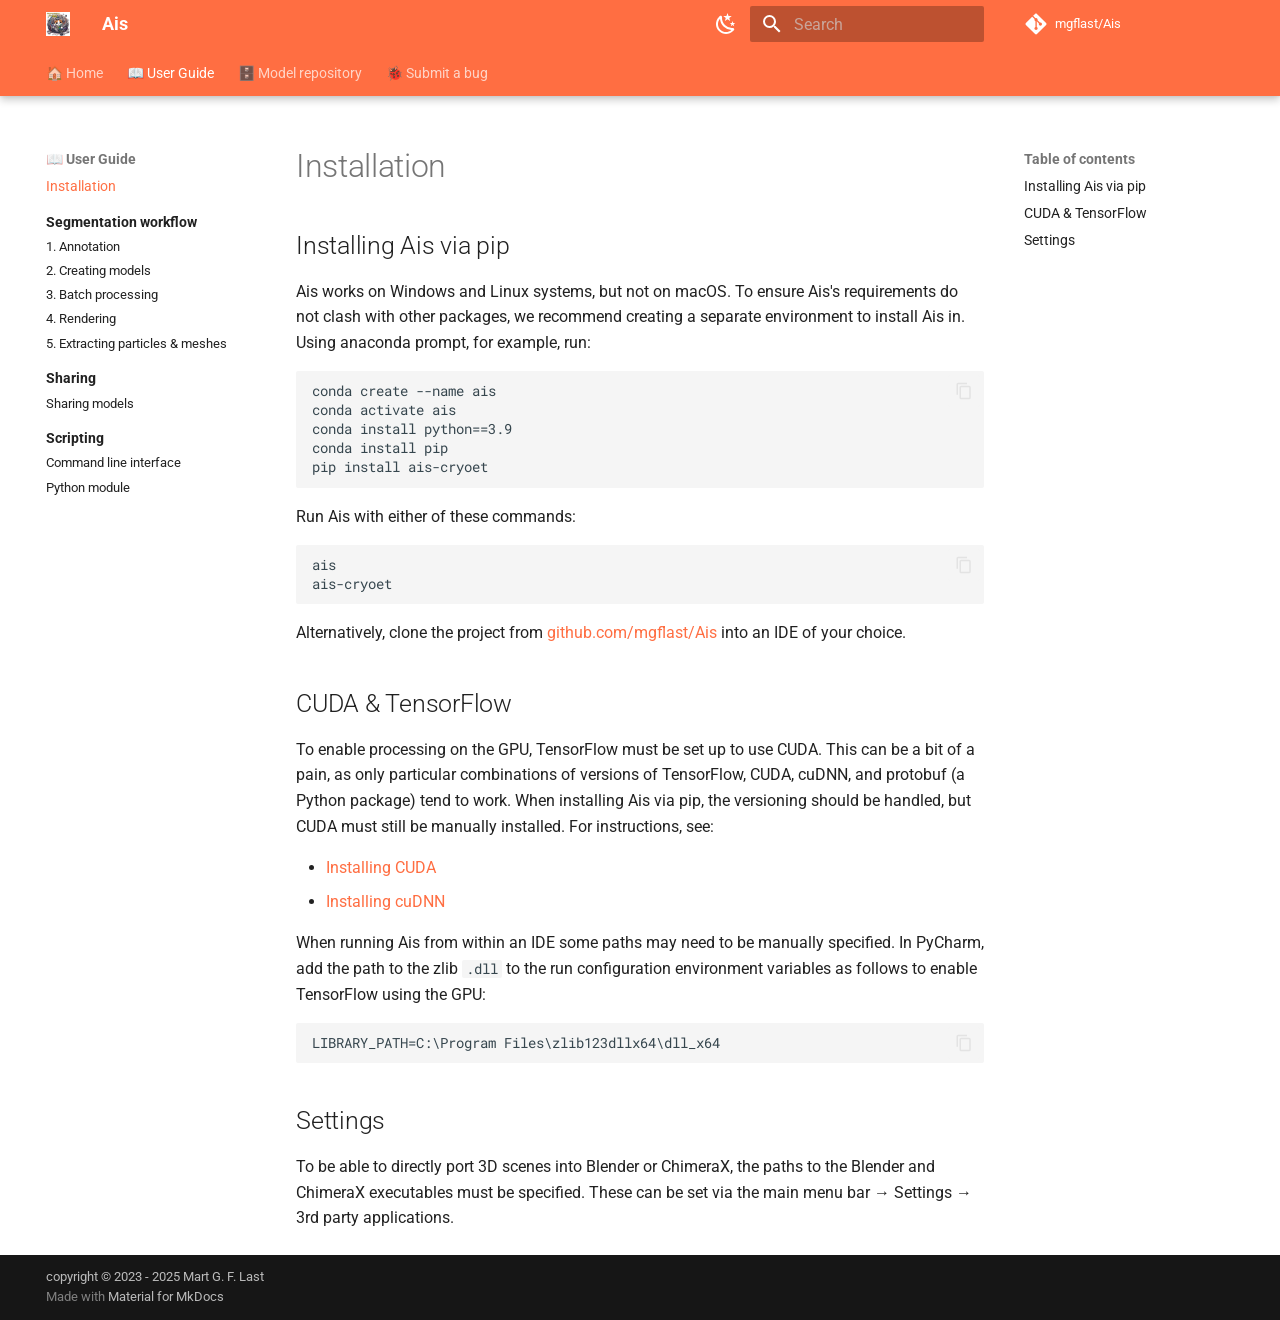
<file: installation/index.html>
<!doctype html>
<html lang="en" class="no-js">
  <head>
    
      <meta charset="utf-8">
      <meta name="viewport" content="width=device-width,initial-scale=1">
      
        <meta name="description" content="Fast and user-friendly segmentation of cryo-electron tomography data using convolutional neural networks.">
      
      
      
        <link rel="canonical" href="https://mgflast.github.io/Ais/installation/">
      
      
        <link rel="prev" href="..">
      
      
        <link rel="next" href="../annotation/">
      
      
        
      
      
      <link rel="icon" href="../res/LOGO_Ais_1024.png">
      <meta name="generator" content="mkdocs-1.6.1, mkdocs-material-9.7.7">
    
    
      
        <title>Installation - Ais</title>
      
    
    
      <link rel="stylesheet" href="../assets/stylesheets/main.ec1eaa64.min.css">
      
        
        <link rel="stylesheet" href="../assets/stylesheets/palette.ab4e12ef.min.css">
      
      

  
  
  
  
  <style>:root{--md-annotation-icon:url('data:image/svg+xml;charset=utf-8,%3Csvg%20xmlns%3D%22http%3A//www.w3.org/2000/svg%22%20viewBox%3D%220%200%2024%2024%22%3E%3Cpath%20d%3D%22M17%2013h-4v4h-2v-4H7v-2h4V7h2v4h4m-5-9A10%2010%200%200%200%202%2012a10%2010%200%200%200%2010%2010%2010%2010%200%200%200%2010-10A10%2010%200%200%200%2012%202%22/%3E%3C/svg%3E');}</style>


    
    
      
    
    
      
        
        
        <link rel="preconnect" href="https://fonts.gstatic.com" crossorigin>
        <link rel="stylesheet" href="https://fonts.googleapis.com/css?family=Roboto:300,300i,400,400i,700,700i%7CRoboto+Mono:400,400i,700,700i&display=fallback">
        <style>:root{--md-text-font:"Roboto";--md-code-font:"Roboto Mono"}</style>
      
    
    
      <link rel="stylesheet" href="../styles/extra.css">
    
    <script>__md_scope=new URL("..",location),__md_hash=e=>[...e].reduce(((e,_)=>(e<<5)-e+_.charCodeAt(0)),0),__md_get=(e,_=localStorage,t=__md_scope)=>JSON.parse(_.getItem(t.pathname+"."+e)),__md_set=(e,_,t=localStorage,a=__md_scope)=>{try{t.setItem(a.pathname+"."+e,JSON.stringify(_))}catch(e){}}</script>
    
      

    
    
  </head>
  
  
    
    
      
    
    
    
    
    <body dir="ltr" data-md-color-scheme="default" data-md-color-primary="deep-orange" data-md-color-accent="deep-orange">
  
    
    <input class="md-toggle" data-md-toggle="drawer" type="checkbox" id="__drawer" autocomplete="off">
    <input class="md-toggle" data-md-toggle="search" type="checkbox" id="__search" autocomplete="off">
    <label class="md-overlay" for="__drawer"></label>
    <div data-md-component="skip">
      
        
        <a href="#installation" class="md-skip">
          Skip to content
        </a>
      
    </div>
    <div data-md-component="announce">
      
    </div>
    
    
      

  

<header class="md-header md-header--shadow md-header--lifted" data-md-component="header">
  <nav class="md-header__inner md-grid" aria-label="Header">
    <a href=".." title="Ais" class="md-header__button md-logo" aria-label="Ais" data-md-component="logo">
      
  <img src="../res/LOGO_Ais_1024.png" alt="logo">

    </a>
    <label class="md-header__button md-icon" for="__drawer">
      
      <svg xmlns="http://www.w3.org/2000/svg" viewBox="0 0 24 24"><path d="M3 6h18v2H3zm0 5h18v2H3zm0 5h18v2H3z"/></svg>
    </label>
    <div class="md-header__title" data-md-component="header-title">
      <div class="md-header__ellipsis">
        <div class="md-header__topic">
          <span class="md-ellipsis">
            Ais
          </span>
        </div>
        <div class="md-header__topic" data-md-component="header-topic">
          <span class="md-ellipsis">
            
              Installation
            
          </span>
        </div>
      </div>
    </div>
    
      
        <form class="md-header__option" data-md-component="palette">
  
    
    
    
    <input class="md-option" data-md-color-media="(prefers-color-scheme: light)" data-md-color-scheme="default" data-md-color-primary="deep-orange" data-md-color-accent="deep-orange"  aria-label="Switch to dark mode"  type="radio" name="__palette" id="__palette_0">
    
      <label class="md-header__button md-icon" title="Switch to dark mode" for="__palette_1" hidden>
        <svg xmlns="http://www.w3.org/2000/svg" viewBox="0 0 24 24"><path d="m17.75 4.09-2.53 1.94.91 3.06-2.63-1.81-2.63 1.81.91-3.06-2.53-1.94L12.44 4l1.06-3 1.06 3zm3.5 6.91-1.64 1.25.59 1.98-1.7-1.17-1.7 1.17.59-1.98L15.75 11l2.06-.05L18.5 9l.69 1.95zm-2.28 4.95c.83-.08 1.72 1.1 1.19 1.85-.32.45-.66.87-1.08 1.27C15.17 23 8.84 23 4.94 19.07c-3.91-3.9-3.91-10.24 0-14.14.4-.4.82-.76 1.27-1.08.75-.53 1.93.36 1.85 1.19-.27 2.86.69 5.83 2.89 8.02a9.96 9.96 0 0 0 8.02 2.89m-1.64 2.02a12.08 12.08 0 0 1-7.8-3.47c-2.17-2.19-3.33-5-3.49-7.82-2.81 3.14-2.7 7.96.31 10.98 3.02 3.01 7.84 3.12 10.98.31"/></svg>
      </label>
    
  
    
    
    
    <input class="md-option" data-md-color-media="(prefers-color-scheme: dark)" data-md-color-scheme="slate" data-md-color-primary="deep-orange" data-md-color-accent="deep-orange"  aria-label="Switch to light mode"  type="radio" name="__palette" id="__palette_1">
    
      <label class="md-header__button md-icon" title="Switch to light mode" for="__palette_0" hidden>
        <svg xmlns="http://www.w3.org/2000/svg" viewBox="0 0 24 24"><path d="M12 7a5 5 0 0 1 5 5 5 5 0 0 1-5 5 5 5 0 0 1-5-5 5 5 0 0 1 5-5m0 2a3 3 0 0 0-3 3 3 3 0 0 0 3 3 3 3 0 0 0 3-3 3 3 0 0 0-3-3m0-7 2.39 3.42C13.65 5.15 12.84 5 12 5s-1.65.15-2.39.42zM3.34 7l4.16-.35A7.2 7.2 0 0 0 5.94 8.5c-.44.74-.69 1.5-.83 2.29zm.02 10 1.76-3.77a7.131 7.131 0 0 0 2.38 4.14zM20.65 7l-1.77 3.79a7.02 7.02 0 0 0-2.38-4.15zm-.01 10-4.14.36c.59-.51 1.12-1.14 1.54-1.86.42-.73.69-1.5.83-2.29zM12 22l-2.41-3.44c.74.27 1.55.44 2.41.44.82 0 1.63-.17 2.37-.44z"/></svg>
      </label>
    
  
</form>
      
    
    
      <script>var palette=__md_get("__palette");if(palette&&palette.color){if("(prefers-color-scheme)"===palette.color.media){var media=matchMedia("(prefers-color-scheme: light)"),input=document.querySelector(media.matches?"[data-md-color-media='(prefers-color-scheme: light)']":"[data-md-color-media='(prefers-color-scheme: dark)']");palette.color.media=input.getAttribute("data-md-color-media"),palette.color.scheme=input.getAttribute("data-md-color-scheme"),palette.color.primary=input.getAttribute("data-md-color-primary"),palette.color.accent=input.getAttribute("data-md-color-accent")}for(var[key,value]of Object.entries(palette.color))document.body.setAttribute("data-md-color-"+key,value)}</script>
    
    
    
      
      
        <label class="md-header__button md-icon" for="__search">
          
          <svg xmlns="http://www.w3.org/2000/svg" viewBox="0 0 24 24"><path d="M9.5 3A6.5 6.5 0 0 1 16 9.5c0 1.61-.59 3.09-1.56 4.23l.27.27h.79l5 5-1.5 1.5-5-5v-.79l-.27-.27A6.52 6.52 0 0 1 9.5 16 6.5 6.5 0 0 1 3 9.5 6.5 6.5 0 0 1 9.5 3m0 2C7 5 5 7 5 9.5S7 14 9.5 14 14 12 14 9.5 12 5 9.5 5"/></svg>
        </label>
        <div class="md-search" data-md-component="search" role="dialog">
  <label class="md-search__overlay" for="__search"></label>
  <div class="md-search__inner" role="search">
    <form class="md-search__form" name="search">
      <input type="text" class="md-search__input" name="query" aria-label="Search" placeholder="Search" autocapitalize="off" autocorrect="off" autocomplete="off" spellcheck="false" data-md-component="search-query" required>
      <label class="md-search__icon md-icon" for="__search">
        
        <svg xmlns="http://www.w3.org/2000/svg" viewBox="0 0 24 24"><path d="M9.5 3A6.5 6.5 0 0 1 16 9.5c0 1.61-.59 3.09-1.56 4.23l.27.27h.79l5 5-1.5 1.5-5-5v-.79l-.27-.27A6.52 6.52 0 0 1 9.5 16 6.5 6.5 0 0 1 3 9.5 6.5 6.5 0 0 1 9.5 3m0 2C7 5 5 7 5 9.5S7 14 9.5 14 14 12 14 9.5 12 5 9.5 5"/></svg>
        
        <svg xmlns="http://www.w3.org/2000/svg" viewBox="0 0 24 24"><path d="M20 11v2H8l5.5 5.5-1.42 1.42L4.16 12l7.92-7.92L13.5 5.5 8 11z"/></svg>
      </label>
      <nav class="md-search__options" aria-label="Search">
        
        <button type="reset" class="md-search__icon md-icon" title="Clear" aria-label="Clear" tabindex="-1">
          
          <svg xmlns="http://www.w3.org/2000/svg" viewBox="0 0 24 24"><path d="M19 6.41 17.59 5 12 10.59 6.41 5 5 6.41 10.59 12 5 17.59 6.41 19 12 13.41 17.59 19 19 17.59 13.41 12z"/></svg>
        </button>
      </nav>
      
        <div class="md-search__suggest" data-md-component="search-suggest"></div>
      
    </form>
    <div class="md-search__output">
      <div class="md-search__scrollwrap" tabindex="0" data-md-scrollfix>
        <div class="md-search-result" data-md-component="search-result">
          <div class="md-search-result__meta">
            Initializing search
          </div>
          <ol class="md-search-result__list" role="presentation"></ol>
        </div>
      </div>
    </div>
  </div>
</div>
      
    
    
      <div class="md-header__source">
        <a href="https://github.com/mgflast/Ais" title="Go to repository" class="md-source" data-md-component="source">
  <div class="md-source__icon md-icon">
    
    <svg xmlns="http://www.w3.org/2000/svg" viewBox="0 0 448 512"><!--! Font Awesome Free 7.1.0 by @fontawesome - https://fontawesome.com License - https://fontawesome.com/license/free (Icons: CC BY 4.0, Fonts: SIL OFL 1.1, Code: MIT License) Copyright 2025 Fonticons, Inc.--><path d="M439.6 236.1 244 40.5c-5.4-5.5-12.8-8.5-20.4-8.5s-15 3-20.4 8.4L162.5 81l51.5 51.5c27.1-9.1 52.7 16.8 43.4 43.7l49.7 49.7c34.2-11.8 61.2 31 35.5 56.7-26.5 26.5-70.2-2.9-56-37.3L240.3 199v121.9c25.3 12.5 22.3 41.8 9.1 55-6.4 6.4-15.2 10.1-24.3 10.1s-17.8-3.6-24.3-10.1c-17.6-17.6-11.1-46.9 11.2-56v-123c-20.8-8.5-24.6-30.7-18.6-45L142.6 101 8.5 235.1C3 240.6 0 247.9 0 255.5s3 15 8.5 20.4l195.6 195.7c5.4 5.4 12.7 8.4 20.4 8.4s15-3 20.4-8.4l194.7-194.7c5.4-5.4 8.4-12.8 8.4-20.4s-3-15-8.4-20.4"/></svg>
  </div>
  <div class="md-source__repository">
    mgflast/Ais
  </div>
</a>
      </div>
    
  </nav>
  
    
      
<nav class="md-tabs" aria-label="Tabs" data-md-component="tabs">
  <div class="md-grid">
    <ul class="md-tabs__list">
      
        
  
  
  
  
    <li class="md-tabs__item">
      <a href=".." class="md-tabs__link">
        
  
  
    
  
  🏠 Home

      </a>
    </li>
  

      
        
  
  
  
    
  
  
    
    
      <li class="md-tabs__item md-tabs__item--active">
        <a href="./" class="md-tabs__link">
          
  
  
  📖 User Guide

        </a>
      </li>
    
  

      
        
  
  
  
  
    <li class="md-tabs__item">
      <a href="https://www.aiscryoet.org" class="md-tabs__link">
        
  
  
    
  
  🗄️ Model repository

      </a>
    </li>
  

      
        
  
  
  
  
    <li class="md-tabs__item">
      <a href="https://github.com/mgflast/Ais/issues" class="md-tabs__link">
        
  
  
    
  
  🐞 Submit a bug

      </a>
    </li>
  

      
    </ul>
  </div>
</nav>
    
  
</header>
    
    <div class="md-container" data-md-component="container">
      
      
        
      
      <main class="md-main" data-md-component="main">
        <div class="md-main__inner md-grid">
          
            
              
              <div class="md-sidebar md-sidebar--primary" data-md-component="sidebar" data-md-type="navigation" >
                <div class="md-sidebar__scrollwrap">
                  <div class="md-sidebar__inner">
                    


  


<nav class="md-nav md-nav--primary md-nav--lifted" aria-label="Navigation" data-md-level="0">
  <label class="md-nav__title" for="__drawer">
    <a href=".." title="Ais" class="md-nav__button md-logo" aria-label="Ais" data-md-component="logo">
      
  <img src="../res/LOGO_Ais_1024.png" alt="logo">

    </a>
    Ais
  </label>
  
    <div class="md-nav__source">
      <a href="https://github.com/mgflast/Ais" title="Go to repository" class="md-source" data-md-component="source">
  <div class="md-source__icon md-icon">
    
    <svg xmlns="http://www.w3.org/2000/svg" viewBox="0 0 448 512"><!--! Font Awesome Free 7.1.0 by @fontawesome - https://fontawesome.com License - https://fontawesome.com/license/free (Icons: CC BY 4.0, Fonts: SIL OFL 1.1, Code: MIT License) Copyright 2025 Fonticons, Inc.--><path d="M439.6 236.1 244 40.5c-5.4-5.5-12.8-8.5-20.4-8.5s-15 3-20.4 8.4L162.5 81l51.5 51.5c27.1-9.1 52.7 16.8 43.4 43.7l49.7 49.7c34.2-11.8 61.2 31 35.5 56.7-26.5 26.5-70.2-2.9-56-37.3L240.3 199v121.9c25.3 12.5 22.3 41.8 9.1 55-6.4 6.4-15.2 10.1-24.3 10.1s-17.8-3.6-24.3-10.1c-17.6-17.6-11.1-46.9 11.2-56v-123c-20.8-8.5-24.6-30.7-18.6-45L142.6 101 8.5 235.1C3 240.6 0 247.9 0 255.5s3 15 8.5 20.4l195.6 195.7c5.4 5.4 12.7 8.4 20.4 8.4s15-3 20.4-8.4l194.7-194.7c5.4-5.4 8.4-12.8 8.4-20.4s-3-15-8.4-20.4"/></svg>
  </div>
  <div class="md-source__repository">
    mgflast/Ais
  </div>
</a>
    </div>
  
  <ul class="md-nav__list" data-md-scrollfix>
    
      
      
  
  
  
  
    <li class="md-nav__item">
      <a href=".." class="md-nav__link">
        
  
  
  <span class="md-ellipsis">
    
  
    🏠 Home
  

    
  </span>
  
  

      </a>
    </li>
  

    
      
      
  
  
    
  
  
  
    
    
    
    
      
        
        
      
      
        
      
    
    
    <li class="md-nav__item md-nav__item--active md-nav__item--section md-nav__item--nested">
      
        
        
        <input class="md-nav__toggle md-toggle " type="checkbox" id="__nav_2" checked>
        
          
          <label class="md-nav__link" for="__nav_2" id="__nav_2_label" tabindex="">
            
  
  
  <span class="md-ellipsis">
    
  
    📖 User Guide
  

    
  </span>
  
  

            <span class="md-nav__icon md-icon"></span>
          </label>
        
        <nav class="md-nav" data-md-level="1" aria-labelledby="__nav_2_label" aria-expanded="true">
          <label class="md-nav__title" for="__nav_2">
            <span class="md-nav__icon md-icon"></span>
            
  
    📖 User Guide
  

          </label>
          <ul class="md-nav__list" data-md-scrollfix>
            
              
                
  
  
    
  
  
  
    <li class="md-nav__item md-nav__item--active">
      
      <input class="md-nav__toggle md-toggle" type="checkbox" id="__toc">
      
      
        
      
      
        <label class="md-nav__link md-nav__link--active" for="__toc">
          
  
  
  <span class="md-ellipsis">
    
  
    Installation
  

    
  </span>
  
  

          <span class="md-nav__icon md-icon"></span>
        </label>
      
      <a href="./" class="md-nav__link md-nav__link--active">
        
  
  
  <span class="md-ellipsis">
    
  
    Installation
  

    
  </span>
  
  

      </a>
      
        

<nav class="md-nav md-nav--secondary" aria-label="Table of contents">
  
  
  
    
  
  
    <label class="md-nav__title" for="__toc">
      <span class="md-nav__icon md-icon"></span>
      Table of contents
    </label>
    <ul class="md-nav__list" data-md-component="toc" data-md-scrollfix>
      
        <li class="md-nav__item">
  <a href="#installing-ais-via-pip" class="md-nav__link">
    <span class="md-ellipsis">
      
        Installing Ais via pip
      
    </span>
  </a>
  
</li>
      
        <li class="md-nav__item">
  <a href="#cuda-tensorflow" class="md-nav__link">
    <span class="md-ellipsis">
      
        CUDA &amp; TensorFlow
      
    </span>
  </a>
  
</li>
      
        <li class="md-nav__item">
  <a href="#settings" class="md-nav__link">
    <span class="md-ellipsis">
      
        Settings
      
    </span>
  </a>
  
</li>
      
    </ul>
  
</nav>
      
    </li>
  

              
            
              
                
  
  
  
  
    
    
    
    
      
      
        
          
          
        
      
    
    
    <li class="md-nav__item md-nav__item--section md-nav__item--nested">
      
        
        
          
        
        <input class="md-nav__toggle md-toggle md-toggle--indeterminate" type="checkbox" id="__nav_2_2" >
        
          
          <label class="md-nav__link" for="__nav_2_2" id="__nav_2_2_label" tabindex="">
            
  
  
  <span class="md-ellipsis">
    
  
    <b>Segmentation workflow</b>
  

    
  </span>
  
  

            <span class="md-nav__icon md-icon"></span>
          </label>
        
        <nav class="md-nav" data-md-level="2" aria-labelledby="__nav_2_2_label" aria-expanded="false">
          <label class="md-nav__title" for="__nav_2_2">
            <span class="md-nav__icon md-icon"></span>
            
  
    <b>Segmentation workflow</b>
  

          </label>
          <ul class="md-nav__list" data-md-scrollfix>
            
              
                
  
  
  
  
    <li class="md-nav__item">
      <a href="../annotation/" class="md-nav__link">
        
  
  
  <span class="md-ellipsis">
    
  
    1. Annotation
  

    
  </span>
  
  

      </a>
    </li>
  

              
            
              
                
  
  
  
  
    <li class="md-nav__item">
      <a href="../creating_models/" class="md-nav__link">
        
  
  
  <span class="md-ellipsis">
    
  
    2. Creating models
  

    
  </span>
  
  

      </a>
    </li>
  

              
            
              
                
  
  
  
  
    <li class="md-nav__item">
      <a href="../batch_processing/" class="md-nav__link">
        
  
  
  <span class="md-ellipsis">
    
  
    3. Batch processing
  

    
  </span>
  
  

      </a>
    </li>
  

              
            
              
                
  
  
  
  
    <li class="md-nav__item">
      <a href="../rendering/" class="md-nav__link">
        
  
  
  <span class="md-ellipsis">
    
  
    4. Rendering
  

    
  </span>
  
  

      </a>
    </li>
  

              
            
              
                
  
  
  
  
    <li class="md-nav__item">
      <a href="../extracting_particles_and_meshes/" class="md-nav__link">
        
  
  
  <span class="md-ellipsis">
    
  
    5. Extracting particles & meshes
  

    
  </span>
  
  

      </a>
    </li>
  

              
            
          </ul>
        </nav>
      
    </li>
  

              
            
              
                
  
  
  
  
    
    
    
    
      
      
        
          
          
        
      
    
    
    <li class="md-nav__item md-nav__item--section md-nav__item--nested">
      
        
        
          
        
        <input class="md-nav__toggle md-toggle md-toggle--indeterminate" type="checkbox" id="__nav_2_3" >
        
          
          <label class="md-nav__link" for="__nav_2_3" id="__nav_2_3_label" tabindex="">
            
  
  
  <span class="md-ellipsis">
    
  
    <b>Sharing</b>
  

    
  </span>
  
  

            <span class="md-nav__icon md-icon"></span>
          </label>
        
        <nav class="md-nav" data-md-level="2" aria-labelledby="__nav_2_3_label" aria-expanded="false">
          <label class="md-nav__title" for="__nav_2_3">
            <span class="md-nav__icon md-icon"></span>
            
  
    <b>Sharing</b>
  

          </label>
          <ul class="md-nav__list" data-md-scrollfix>
            
              
                
  
  
  
  
    <li class="md-nav__item">
      <a href="../sharing_models/" class="md-nav__link">
        
  
  
  <span class="md-ellipsis">
    
  
    Sharing models
  

    
  </span>
  
  

      </a>
    </li>
  

              
            
          </ul>
        </nav>
      
    </li>
  

              
            
              
                
  
  
  
  
    
    
    
    
      
      
        
          
          
        
      
    
    
    <li class="md-nav__item md-nav__item--section md-nav__item--nested">
      
        
        
          
        
        <input class="md-nav__toggle md-toggle md-toggle--indeterminate" type="checkbox" id="__nav_2_4" >
        
          
          <label class="md-nav__link" for="__nav_2_4" id="__nav_2_4_label" tabindex="">
            
  
  
  <span class="md-ellipsis">
    
  
    <b>Scripting</b>
  

    
  </span>
  
  

            <span class="md-nav__icon md-icon"></span>
          </label>
        
        <nav class="md-nav" data-md-level="2" aria-labelledby="__nav_2_4_label" aria-expanded="false">
          <label class="md-nav__title" for="__nav_2_4">
            <span class="md-nav__icon md-icon"></span>
            
  
    <b>Scripting</b>
  

          </label>
          <ul class="md-nav__list" data-md-scrollfix>
            
              
                
  
  
  
  
    <li class="md-nav__item">
      <a href="../command_line_interface/" class="md-nav__link">
        
  
  
  <span class="md-ellipsis">
    
  
    Command line interface
  

    
  </span>
  
  

      </a>
    </li>
  

              
            
              
                
  
  
  
  
    <li class="md-nav__item">
      <a href="../python_module/" class="md-nav__link">
        
  
  
  <span class="md-ellipsis">
    
  
    Python module
  

    
  </span>
  
  

      </a>
    </li>
  

              
            
          </ul>
        </nav>
      
    </li>
  

              
            
          </ul>
        </nav>
      
    </li>
  

    
      
      
  
  
  
  
    <li class="md-nav__item">
      <a href="https://www.aiscryoet.org" class="md-nav__link">
        
  
  
  <span class="md-ellipsis">
    
  
    🗄️ Model repository
  

    
  </span>
  
  

      </a>
    </li>
  

    
      
      
  
  
  
  
    <li class="md-nav__item">
      <a href="https://github.com/mgflast/Ais/issues" class="md-nav__link">
        
  
  
  <span class="md-ellipsis">
    
  
    🐞 Submit a bug
  

    
  </span>
  
  

      </a>
    </li>
  

    
  </ul>
</nav>
                  </div>
                </div>
              </div>
            
            
              
              <div class="md-sidebar md-sidebar--secondary" data-md-component="sidebar" data-md-type="toc" >
                <div class="md-sidebar__scrollwrap">
                  <div class="md-sidebar__inner">
                    

<nav class="md-nav md-nav--secondary" aria-label="Table of contents">
  
  
  
    
  
  
    <label class="md-nav__title" for="__toc">
      <span class="md-nav__icon md-icon"></span>
      Table of contents
    </label>
    <ul class="md-nav__list" data-md-component="toc" data-md-scrollfix>
      
        <li class="md-nav__item">
  <a href="#installing-ais-via-pip" class="md-nav__link">
    <span class="md-ellipsis">
      
        Installing Ais via pip
      
    </span>
  </a>
  
</li>
      
        <li class="md-nav__item">
  <a href="#cuda-tensorflow" class="md-nav__link">
    <span class="md-ellipsis">
      
        CUDA &amp; TensorFlow
      
    </span>
  </a>
  
</li>
      
        <li class="md-nav__item">
  <a href="#settings" class="md-nav__link">
    <span class="md-ellipsis">
      
        Settings
      
    </span>
  </a>
  
</li>
      
    </ul>
  
</nav>
                  </div>
                </div>
              </div>
            
          
          
            <div class="md-content" data-md-component="content">
              
              <article class="md-content__inner md-typeset">
                
                  


  
  


<h1 id="installation">Installation</h1>
<h2 id="installing-ais-via-pip">Installing Ais via pip</h2>
<p>Ais works on Windows and Linux systems, but not on macOS. To ensure Ais's requirements do not clash with other packages, we recommend creating a separate environment to install Ais in. Using anaconda prompt, for example, run:</p>
<div class="highlight"><pre><span></span><code>conda create --name ais
conda activate ais
conda install python==3.9
conda install pip
pip install ais-cryoet
</code></pre></div>
<p>Run Ais with either of these commands:</p>
<div class="highlight"><pre><span></span><code>ais
ais-cryoet
</code></pre></div>
<p>Alternatively, clone the project from <a href="https://www.github.com/mgflast/Ais">github.com/mgflast/Ais</a> into an IDE of your choice.</p>
<h2 id="cuda-tensorflow">CUDA &amp; TensorFlow</h2>
<p>To enable processing on the GPU, TensorFlow must be set up to use CUDA. This can be a bit of a pain, as only particular combinations of versions of TensorFlow, CUDA, cuDNN, and protobuf (a Python package) tend to work. When installing Ais via pip, the versioning should be handled, but CUDA must still be manually installed. For instructions, see:</p>
<ul>
<li><a href="https://docs.nvidia.com/cuda/cuda-installation-guide-linux/index.html">Installing CUDA</a></li>
<li><a href="https://docs.nvidia.com/deeplearning/cudnn/install-guide/index.html">Installing cuDNN</a></li>
</ul>
<p>When running Ais from within an IDE some paths may need to be manually specified. In PyCharm, add the path to the zlib <code>.dll</code> to the run configuration environment variables as follows to enable TensorFlow using the GPU:</p>
<div class="highlight"><pre><span></span><code>LIBRARY_PATH=C:\Program Files\zlib123dllx64\dll_x64
</code></pre></div>
<h2 id="settings">Settings</h2>
<p>To be able to directly port 3D scenes into Blender or ChimeraX, the paths to the Blender and ChimeraX executables must be specified. These can be set via the main menu bar → Settings → 3rd party applications.</p>












                
              </article>
            </div>
          
          
  <script>var tabs=__md_get("__tabs");if(Array.isArray(tabs))e:for(var set of document.querySelectorAll(".tabbed-set")){var labels=set.querySelector(".tabbed-labels");for(var tab of tabs)for(var label of labels.getElementsByTagName("label"))if(label.innerText.trim()===tab){var input=document.getElementById(label.htmlFor);input.checked=!0;continue e}}</script>

<script>var target=document.getElementById(location.hash.slice(1));target&&target.name&&(target.checked=target.name.startsWith("__tabbed_"))</script>
        </div>
        
      </main>
      
        <footer class="md-footer">
  
  <div class="md-footer-meta md-typeset">
    <div class="md-footer-meta__inner md-grid">
      <div class="md-copyright">
  
    <div class="md-copyright__highlight">
      copyright © 2023 - 2025 Mart G. F. Last
    </div>
  
  
    Made with
    <a href="https://squidfunk.github.io/mkdocs-material/" target="_blank" rel="noopener">
      Material for MkDocs
    </a>
  
</div>
      
    </div>
  </div>
</footer>
      
    </div>
    <div class="md-dialog" data-md-component="dialog">
      <div class="md-dialog__inner md-typeset"></div>
    </div>
    
    
    
      
      
      <script id="__config" type="application/json">{"annotate": null, "base": "..", "features": ["navigation.instant", "navigation.tracking", "navigation.tabs", "navigation.tabs.sticky", "navigation.expand", "navigation.sections", "search.highlight", "search.suggest", "content.tabs.link", "content.code.annotate", "content.code.copy"], "search": "../assets/javascripts/workers/search.2c215733.min.js", "tags": null, "translations": {"clipboard.copied": "Copied to clipboard", "clipboard.copy": "Copy to clipboard", "search.result.more.one": "1 more on this page", "search.result.more.other": "# more on this page", "search.result.none": "No matching documents", "search.result.one": "1 matching document", "search.result.other": "# matching documents", "search.result.placeholder": "Type to start searching", "search.result.term.missing": "Missing", "select.version": "Select version"}, "version": null}</script>
    
    
      <script src="../assets/javascripts/bundle.d7400e89.min.js"></script>
      
    
  </body>
</html>
</file>
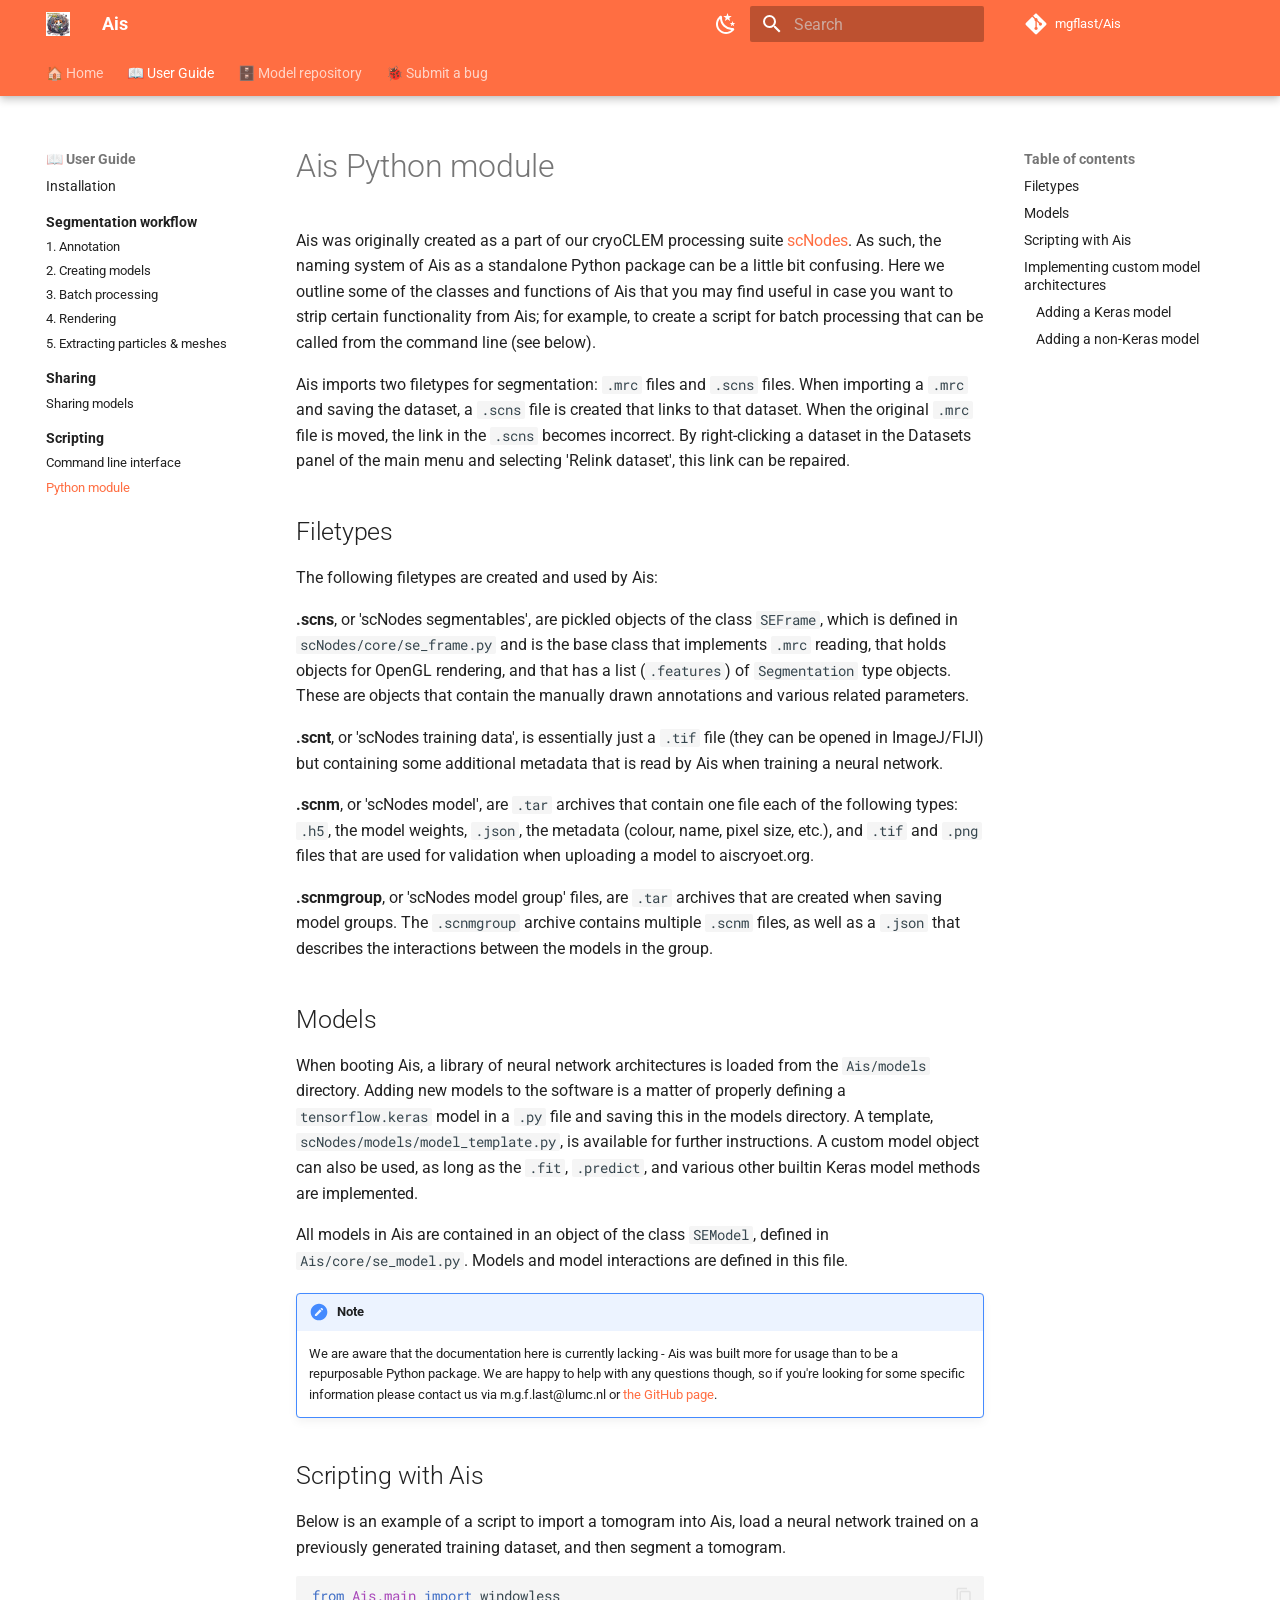
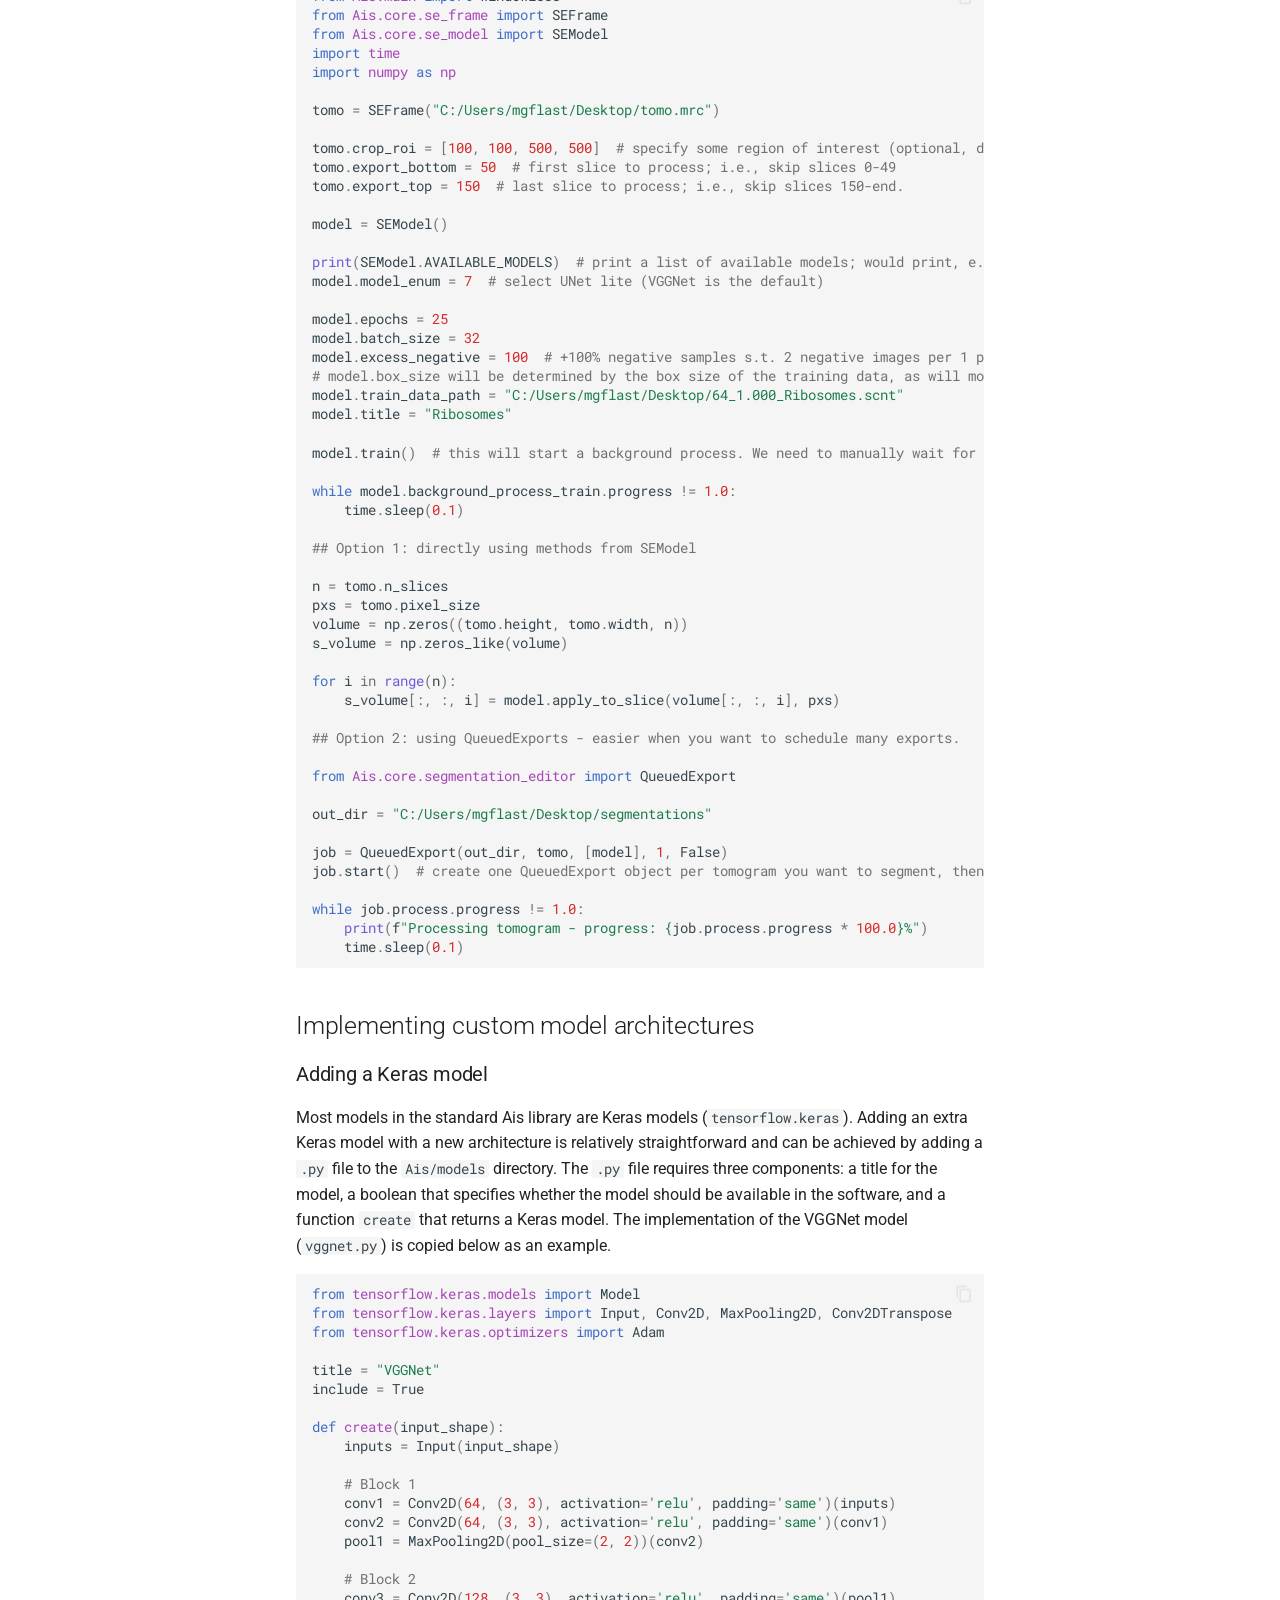
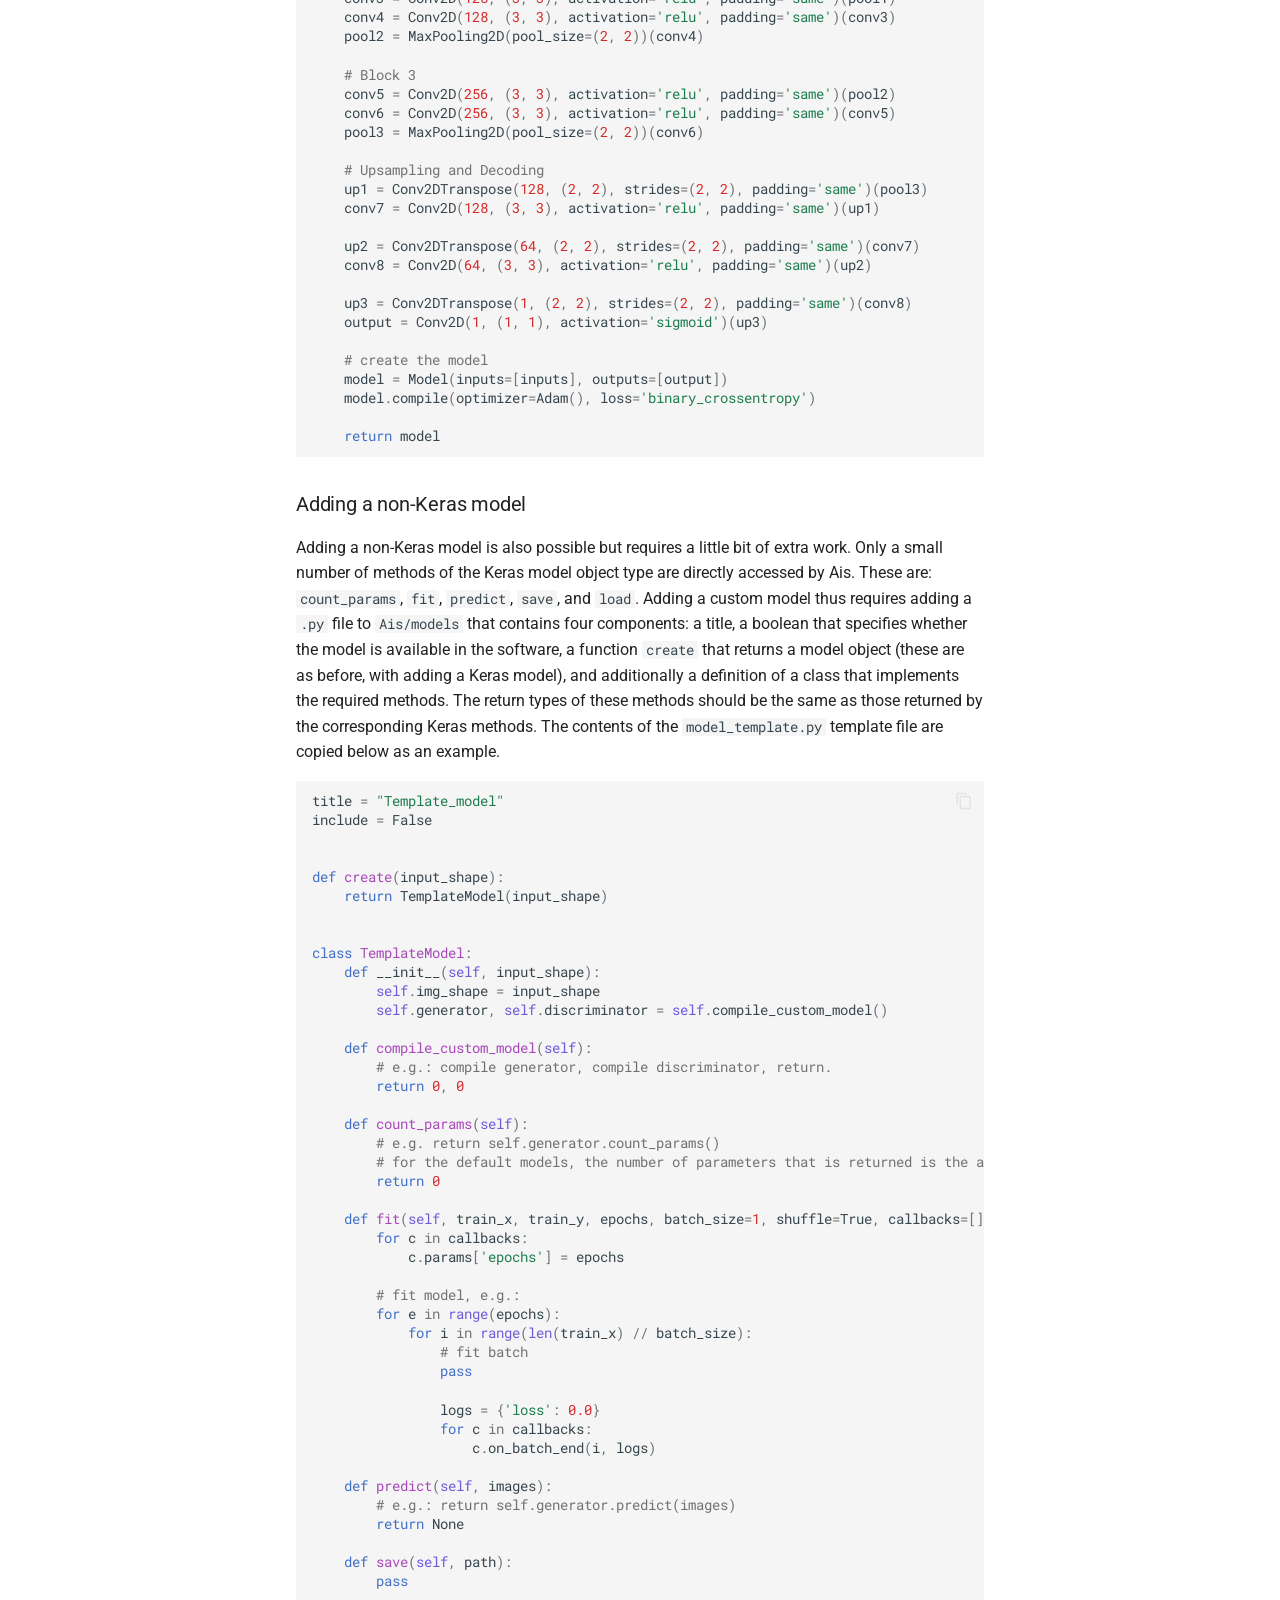
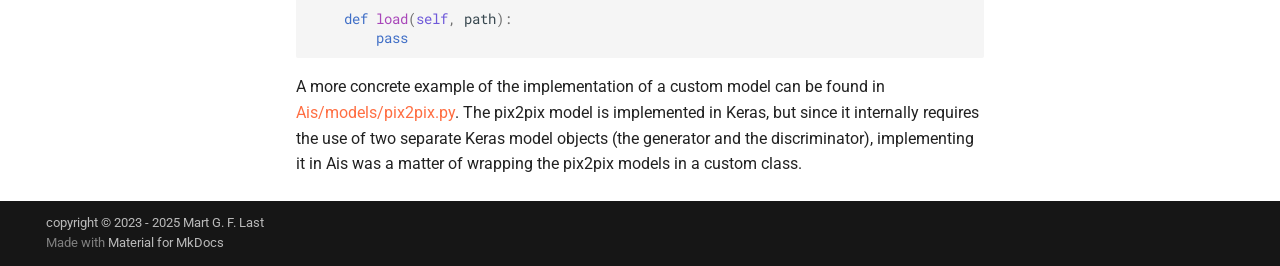
<file: python_module/index.html>
<!doctype html>
<html lang="en" class="no-js">
  <head>
    
      <meta charset="utf-8">
      <meta name="viewport" content="width=device-width,initial-scale=1">
      
        <meta name="description" content="Fast and user-friendly segmentation of cryo-electron tomography data using convolutional neural networks.">
      
      
      
        <link rel="canonical" href="https://mgflast.github.io/Ais/python_module/">
      
      
        <link rel="prev" href="../command_line_interface/">
      
      
      
        
      
      
      <link rel="icon" href="../res/LOGO_Ais_1024.png">
      <meta name="generator" content="mkdocs-1.6.1, mkdocs-material-9.7.7">
    
    
      
        <title>Python module - Ais</title>
      
    
    
      <link rel="stylesheet" href="../assets/stylesheets/main.ec1eaa64.min.css">
      
        
        <link rel="stylesheet" href="../assets/stylesheets/palette.ab4e12ef.min.css">
      
      

  
  
  
  
  <style>:root{--md-annotation-icon:url('data:image/svg+xml;charset=utf-8,%3Csvg%20xmlns%3D%22http%3A//www.w3.org/2000/svg%22%20viewBox%3D%220%200%2024%2024%22%3E%3Cpath%20d%3D%22M17%2013h-4v4h-2v-4H7v-2h4V7h2v4h4m-5-9A10%2010%200%200%200%202%2012a10%2010%200%200%200%2010%2010%2010%2010%200%200%200%2010-10A10%2010%200%200%200%2012%202%22/%3E%3C/svg%3E');}</style>


    
    
      
    
    
      
        
        
        <link rel="preconnect" href="https://fonts.gstatic.com" crossorigin>
        <link rel="stylesheet" href="https://fonts.googleapis.com/css?family=Roboto:300,300i,400,400i,700,700i%7CRoboto+Mono:400,400i,700,700i&display=fallback">
        <style>:root{--md-text-font:"Roboto";--md-code-font:"Roboto Mono"}</style>
      
    
    
      <link rel="stylesheet" href="../styles/extra.css">
    
    <script>__md_scope=new URL("..",location),__md_hash=e=>[...e].reduce(((e,_)=>(e<<5)-e+_.charCodeAt(0)),0),__md_get=(e,_=localStorage,t=__md_scope)=>JSON.parse(_.getItem(t.pathname+"."+e)),__md_set=(e,_,t=localStorage,a=__md_scope)=>{try{t.setItem(a.pathname+"."+e,JSON.stringify(_))}catch(e){}}</script>
    
      

    
    
  </head>
  
  
    
    
      
    
    
    
    
    <body dir="ltr" data-md-color-scheme="default" data-md-color-primary="deep-orange" data-md-color-accent="deep-orange">
  
    
    <input class="md-toggle" data-md-toggle="drawer" type="checkbox" id="__drawer" autocomplete="off">
    <input class="md-toggle" data-md-toggle="search" type="checkbox" id="__search" autocomplete="off">
    <label class="md-overlay" for="__drawer"></label>
    <div data-md-component="skip">
      
        
        <a href="#ais-python-module" class="md-skip">
          Skip to content
        </a>
      
    </div>
    <div data-md-component="announce">
      
    </div>
    
    
      

  

<header class="md-header md-header--shadow md-header--lifted" data-md-component="header">
  <nav class="md-header__inner md-grid" aria-label="Header">
    <a href=".." title="Ais" class="md-header__button md-logo" aria-label="Ais" data-md-component="logo">
      
  <img src="../res/LOGO_Ais_1024.png" alt="logo">

    </a>
    <label class="md-header__button md-icon" for="__drawer">
      
      <svg xmlns="http://www.w3.org/2000/svg" viewBox="0 0 24 24"><path d="M3 6h18v2H3zm0 5h18v2H3zm0 5h18v2H3z"/></svg>
    </label>
    <div class="md-header__title" data-md-component="header-title">
      <div class="md-header__ellipsis">
        <div class="md-header__topic">
          <span class="md-ellipsis">
            Ais
          </span>
        </div>
        <div class="md-header__topic" data-md-component="header-topic">
          <span class="md-ellipsis">
            
              Python module
            
          </span>
        </div>
      </div>
    </div>
    
      
        <form class="md-header__option" data-md-component="palette">
  
    
    
    
    <input class="md-option" data-md-color-media="(prefers-color-scheme: light)" data-md-color-scheme="default" data-md-color-primary="deep-orange" data-md-color-accent="deep-orange"  aria-label="Switch to dark mode"  type="radio" name="__palette" id="__palette_0">
    
      <label class="md-header__button md-icon" title="Switch to dark mode" for="__palette_1" hidden>
        <svg xmlns="http://www.w3.org/2000/svg" viewBox="0 0 24 24"><path d="m17.75 4.09-2.53 1.94.91 3.06-2.63-1.81-2.63 1.81.91-3.06-2.53-1.94L12.44 4l1.06-3 1.06 3zm3.5 6.91-1.64 1.25.59 1.98-1.7-1.17-1.7 1.17.59-1.98L15.75 11l2.06-.05L18.5 9l.69 1.95zm-2.28 4.95c.83-.08 1.72 1.1 1.19 1.85-.32.45-.66.87-1.08 1.27C15.17 23 8.84 23 4.94 19.07c-3.91-3.9-3.91-10.24 0-14.14.4-.4.82-.76 1.27-1.08.75-.53 1.93.36 1.85 1.19-.27 2.86.69 5.83 2.89 8.02a9.96 9.96 0 0 0 8.02 2.89m-1.64 2.02a12.08 12.08 0 0 1-7.8-3.47c-2.17-2.19-3.33-5-3.49-7.82-2.81 3.14-2.7 7.96.31 10.98 3.02 3.01 7.84 3.12 10.98.31"/></svg>
      </label>
    
  
    
    
    
    <input class="md-option" data-md-color-media="(prefers-color-scheme: dark)" data-md-color-scheme="slate" data-md-color-primary="deep-orange" data-md-color-accent="deep-orange"  aria-label="Switch to light mode"  type="radio" name="__palette" id="__palette_1">
    
      <label class="md-header__button md-icon" title="Switch to light mode" for="__palette_0" hidden>
        <svg xmlns="http://www.w3.org/2000/svg" viewBox="0 0 24 24"><path d="M12 7a5 5 0 0 1 5 5 5 5 0 0 1-5 5 5 5 0 0 1-5-5 5 5 0 0 1 5-5m0 2a3 3 0 0 0-3 3 3 3 0 0 0 3 3 3 3 0 0 0 3-3 3 3 0 0 0-3-3m0-7 2.39 3.42C13.65 5.15 12.84 5 12 5s-1.65.15-2.39.42zM3.34 7l4.16-.35A7.2 7.2 0 0 0 5.94 8.5c-.44.74-.69 1.5-.83 2.29zm.02 10 1.76-3.77a7.131 7.131 0 0 0 2.38 4.14zM20.65 7l-1.77 3.79a7.02 7.02 0 0 0-2.38-4.15zm-.01 10-4.14.36c.59-.51 1.12-1.14 1.54-1.86.42-.73.69-1.5.83-2.29zM12 22l-2.41-3.44c.74.27 1.55.44 2.41.44.82 0 1.63-.17 2.37-.44z"/></svg>
      </label>
    
  
</form>
      
    
    
      <script>var palette=__md_get("__palette");if(palette&&palette.color){if("(prefers-color-scheme)"===palette.color.media){var media=matchMedia("(prefers-color-scheme: light)"),input=document.querySelector(media.matches?"[data-md-color-media='(prefers-color-scheme: light)']":"[data-md-color-media='(prefers-color-scheme: dark)']");palette.color.media=input.getAttribute("data-md-color-media"),palette.color.scheme=input.getAttribute("data-md-color-scheme"),palette.color.primary=input.getAttribute("data-md-color-primary"),palette.color.accent=input.getAttribute("data-md-color-accent")}for(var[key,value]of Object.entries(palette.color))document.body.setAttribute("data-md-color-"+key,value)}</script>
    
    
    
      
      
        <label class="md-header__button md-icon" for="__search">
          
          <svg xmlns="http://www.w3.org/2000/svg" viewBox="0 0 24 24"><path d="M9.5 3A6.5 6.5 0 0 1 16 9.5c0 1.61-.59 3.09-1.56 4.23l.27.27h.79l5 5-1.5 1.5-5-5v-.79l-.27-.27A6.52 6.52 0 0 1 9.5 16 6.5 6.5 0 0 1 3 9.5 6.5 6.5 0 0 1 9.5 3m0 2C7 5 5 7 5 9.5S7 14 9.5 14 14 12 14 9.5 12 5 9.5 5"/></svg>
        </label>
        <div class="md-search" data-md-component="search" role="dialog">
  <label class="md-search__overlay" for="__search"></label>
  <div class="md-search__inner" role="search">
    <form class="md-search__form" name="search">
      <input type="text" class="md-search__input" name="query" aria-label="Search" placeholder="Search" autocapitalize="off" autocorrect="off" autocomplete="off" spellcheck="false" data-md-component="search-query" required>
      <label class="md-search__icon md-icon" for="__search">
        
        <svg xmlns="http://www.w3.org/2000/svg" viewBox="0 0 24 24"><path d="M9.5 3A6.5 6.5 0 0 1 16 9.5c0 1.61-.59 3.09-1.56 4.23l.27.27h.79l5 5-1.5 1.5-5-5v-.79l-.27-.27A6.52 6.52 0 0 1 9.5 16 6.5 6.5 0 0 1 3 9.5 6.5 6.5 0 0 1 9.5 3m0 2C7 5 5 7 5 9.5S7 14 9.5 14 14 12 14 9.5 12 5 9.5 5"/></svg>
        
        <svg xmlns="http://www.w3.org/2000/svg" viewBox="0 0 24 24"><path d="M20 11v2H8l5.5 5.5-1.42 1.42L4.16 12l7.92-7.92L13.5 5.5 8 11z"/></svg>
      </label>
      <nav class="md-search__options" aria-label="Search">
        
        <button type="reset" class="md-search__icon md-icon" title="Clear" aria-label="Clear" tabindex="-1">
          
          <svg xmlns="http://www.w3.org/2000/svg" viewBox="0 0 24 24"><path d="M19 6.41 17.59 5 12 10.59 6.41 5 5 6.41 10.59 12 5 17.59 6.41 19 12 13.41 17.59 19 19 17.59 13.41 12z"/></svg>
        </button>
      </nav>
      
        <div class="md-search__suggest" data-md-component="search-suggest"></div>
      
    </form>
    <div class="md-search__output">
      <div class="md-search__scrollwrap" tabindex="0" data-md-scrollfix>
        <div class="md-search-result" data-md-component="search-result">
          <div class="md-search-result__meta">
            Initializing search
          </div>
          <ol class="md-search-result__list" role="presentation"></ol>
        </div>
      </div>
    </div>
  </div>
</div>
      
    
    
      <div class="md-header__source">
        <a href="https://github.com/mgflast/Ais" title="Go to repository" class="md-source" data-md-component="source">
  <div class="md-source__icon md-icon">
    
    <svg xmlns="http://www.w3.org/2000/svg" viewBox="0 0 448 512"><!--! Font Awesome Free 7.1.0 by @fontawesome - https://fontawesome.com License - https://fontawesome.com/license/free (Icons: CC BY 4.0, Fonts: SIL OFL 1.1, Code: MIT License) Copyright 2025 Fonticons, Inc.--><path d="M439.6 236.1 244 40.5c-5.4-5.5-12.8-8.5-20.4-8.5s-15 3-20.4 8.4L162.5 81l51.5 51.5c27.1-9.1 52.7 16.8 43.4 43.7l49.7 49.7c34.2-11.8 61.2 31 35.5 56.7-26.5 26.5-70.2-2.9-56-37.3L240.3 199v121.9c25.3 12.5 22.3 41.8 9.1 55-6.4 6.4-15.2 10.1-24.3 10.1s-17.8-3.6-24.3-10.1c-17.6-17.6-11.1-46.9 11.2-56v-123c-20.8-8.5-24.6-30.7-18.6-45L142.6 101 8.5 235.1C3 240.6 0 247.9 0 255.5s3 15 8.5 20.4l195.6 195.7c5.4 5.4 12.7 8.4 20.4 8.4s15-3 20.4-8.4l194.7-194.7c5.4-5.4 8.4-12.8 8.4-20.4s-3-15-8.4-20.4"/></svg>
  </div>
  <div class="md-source__repository">
    mgflast/Ais
  </div>
</a>
      </div>
    
  </nav>
  
    
      
<nav class="md-tabs" aria-label="Tabs" data-md-component="tabs">
  <div class="md-grid">
    <ul class="md-tabs__list">
      
        
  
  
  
  
    <li class="md-tabs__item">
      <a href=".." class="md-tabs__link">
        
  
  
    
  
  🏠 Home

      </a>
    </li>
  

      
        
  
  
  
    
  
  
    
    
      <li class="md-tabs__item md-tabs__item--active">
        <a href="../installation/" class="md-tabs__link">
          
  
  
  📖 User Guide

        </a>
      </li>
    
  

      
        
  
  
  
  
    <li class="md-tabs__item">
      <a href="https://www.aiscryoet.org" class="md-tabs__link">
        
  
  
    
  
  🗄️ Model repository

      </a>
    </li>
  

      
        
  
  
  
  
    <li class="md-tabs__item">
      <a href="https://github.com/mgflast/Ais/issues" class="md-tabs__link">
        
  
  
    
  
  🐞 Submit a bug

      </a>
    </li>
  

      
    </ul>
  </div>
</nav>
    
  
</header>
    
    <div class="md-container" data-md-component="container">
      
      
        
      
      <main class="md-main" data-md-component="main">
        <div class="md-main__inner md-grid">
          
            
              
              <div class="md-sidebar md-sidebar--primary" data-md-component="sidebar" data-md-type="navigation" >
                <div class="md-sidebar__scrollwrap">
                  <div class="md-sidebar__inner">
                    


  


<nav class="md-nav md-nav--primary md-nav--lifted" aria-label="Navigation" data-md-level="0">
  <label class="md-nav__title" for="__drawer">
    <a href=".." title="Ais" class="md-nav__button md-logo" aria-label="Ais" data-md-component="logo">
      
  <img src="../res/LOGO_Ais_1024.png" alt="logo">

    </a>
    Ais
  </label>
  
    <div class="md-nav__source">
      <a href="https://github.com/mgflast/Ais" title="Go to repository" class="md-source" data-md-component="source">
  <div class="md-source__icon md-icon">
    
    <svg xmlns="http://www.w3.org/2000/svg" viewBox="0 0 448 512"><!--! Font Awesome Free 7.1.0 by @fontawesome - https://fontawesome.com License - https://fontawesome.com/license/free (Icons: CC BY 4.0, Fonts: SIL OFL 1.1, Code: MIT License) Copyright 2025 Fonticons, Inc.--><path d="M439.6 236.1 244 40.5c-5.4-5.5-12.8-8.5-20.4-8.5s-15 3-20.4 8.4L162.5 81l51.5 51.5c27.1-9.1 52.7 16.8 43.4 43.7l49.7 49.7c34.2-11.8 61.2 31 35.5 56.7-26.5 26.5-70.2-2.9-56-37.3L240.3 199v121.9c25.3 12.5 22.3 41.8 9.1 55-6.4 6.4-15.2 10.1-24.3 10.1s-17.8-3.6-24.3-10.1c-17.6-17.6-11.1-46.9 11.2-56v-123c-20.8-8.5-24.6-30.7-18.6-45L142.6 101 8.5 235.1C3 240.6 0 247.9 0 255.5s3 15 8.5 20.4l195.6 195.7c5.4 5.4 12.7 8.4 20.4 8.4s15-3 20.4-8.4l194.7-194.7c5.4-5.4 8.4-12.8 8.4-20.4s-3-15-8.4-20.4"/></svg>
  </div>
  <div class="md-source__repository">
    mgflast/Ais
  </div>
</a>
    </div>
  
  <ul class="md-nav__list" data-md-scrollfix>
    
      
      
  
  
  
  
    <li class="md-nav__item">
      <a href=".." class="md-nav__link">
        
  
  
  <span class="md-ellipsis">
    
  
    🏠 Home
  

    
  </span>
  
  

      </a>
    </li>
  

    
      
      
  
  
    
  
  
  
    
    
    
    
      
        
        
      
      
        
      
    
    
    <li class="md-nav__item md-nav__item--active md-nav__item--section md-nav__item--nested">
      
        
        
        <input class="md-nav__toggle md-toggle " type="checkbox" id="__nav_2" checked>
        
          
          <label class="md-nav__link" for="__nav_2" id="__nav_2_label" tabindex="">
            
  
  
  <span class="md-ellipsis">
    
  
    📖 User Guide
  

    
  </span>
  
  

            <span class="md-nav__icon md-icon"></span>
          </label>
        
        <nav class="md-nav" data-md-level="1" aria-labelledby="__nav_2_label" aria-expanded="true">
          <label class="md-nav__title" for="__nav_2">
            <span class="md-nav__icon md-icon"></span>
            
  
    📖 User Guide
  

          </label>
          <ul class="md-nav__list" data-md-scrollfix>
            
              
                
  
  
  
  
    <li class="md-nav__item">
      <a href="../installation/" class="md-nav__link">
        
  
  
  <span class="md-ellipsis">
    
  
    Installation
  

    
  </span>
  
  

      </a>
    </li>
  

              
            
              
                
  
  
  
  
    
    
    
    
      
      
        
          
          
        
      
    
    
    <li class="md-nav__item md-nav__item--section md-nav__item--nested">
      
        
        
          
        
        <input class="md-nav__toggle md-toggle md-toggle--indeterminate" type="checkbox" id="__nav_2_2" >
        
          
          <label class="md-nav__link" for="__nav_2_2" id="__nav_2_2_label" tabindex="">
            
  
  
  <span class="md-ellipsis">
    
  
    <b>Segmentation workflow</b>
  

    
  </span>
  
  

            <span class="md-nav__icon md-icon"></span>
          </label>
        
        <nav class="md-nav" data-md-level="2" aria-labelledby="__nav_2_2_label" aria-expanded="false">
          <label class="md-nav__title" for="__nav_2_2">
            <span class="md-nav__icon md-icon"></span>
            
  
    <b>Segmentation workflow</b>
  

          </label>
          <ul class="md-nav__list" data-md-scrollfix>
            
              
                
  
  
  
  
    <li class="md-nav__item">
      <a href="../annotation/" class="md-nav__link">
        
  
  
  <span class="md-ellipsis">
    
  
    1. Annotation
  

    
  </span>
  
  

      </a>
    </li>
  

              
            
              
                
  
  
  
  
    <li class="md-nav__item">
      <a href="../creating_models/" class="md-nav__link">
        
  
  
  <span class="md-ellipsis">
    
  
    2. Creating models
  

    
  </span>
  
  

      </a>
    </li>
  

              
            
              
                
  
  
  
  
    <li class="md-nav__item">
      <a href="../batch_processing/" class="md-nav__link">
        
  
  
  <span class="md-ellipsis">
    
  
    3. Batch processing
  

    
  </span>
  
  

      </a>
    </li>
  

              
            
              
                
  
  
  
  
    <li class="md-nav__item">
      <a href="../rendering/" class="md-nav__link">
        
  
  
  <span class="md-ellipsis">
    
  
    4. Rendering
  

    
  </span>
  
  

      </a>
    </li>
  

              
            
              
                
  
  
  
  
    <li class="md-nav__item">
      <a href="../extracting_particles_and_meshes/" class="md-nav__link">
        
  
  
  <span class="md-ellipsis">
    
  
    5. Extracting particles & meshes
  

    
  </span>
  
  

      </a>
    </li>
  

              
            
          </ul>
        </nav>
      
    </li>
  

              
            
              
                
  
  
  
  
    
    
    
    
      
      
        
          
          
        
      
    
    
    <li class="md-nav__item md-nav__item--section md-nav__item--nested">
      
        
        
          
        
        <input class="md-nav__toggle md-toggle md-toggle--indeterminate" type="checkbox" id="__nav_2_3" >
        
          
          <label class="md-nav__link" for="__nav_2_3" id="__nav_2_3_label" tabindex="">
            
  
  
  <span class="md-ellipsis">
    
  
    <b>Sharing</b>
  

    
  </span>
  
  

            <span class="md-nav__icon md-icon"></span>
          </label>
        
        <nav class="md-nav" data-md-level="2" aria-labelledby="__nav_2_3_label" aria-expanded="false">
          <label class="md-nav__title" for="__nav_2_3">
            <span class="md-nav__icon md-icon"></span>
            
  
    <b>Sharing</b>
  

          </label>
          <ul class="md-nav__list" data-md-scrollfix>
            
              
                
  
  
  
  
    <li class="md-nav__item">
      <a href="../sharing_models/" class="md-nav__link">
        
  
  
  <span class="md-ellipsis">
    
  
    Sharing models
  

    
  </span>
  
  

      </a>
    </li>
  

              
            
          </ul>
        </nav>
      
    </li>
  

              
            
              
                
  
  
    
  
  
  
    
    
    
    
      
      
        
          
          
        
      
    
    
    <li class="md-nav__item md-nav__item--active md-nav__item--section md-nav__item--nested">
      
        
        
        <input class="md-nav__toggle md-toggle " type="checkbox" id="__nav_2_4" checked>
        
          
          <label class="md-nav__link" for="__nav_2_4" id="__nav_2_4_label" tabindex="">
            
  
  
  <span class="md-ellipsis">
    
  
    <b>Scripting</b>
  

    
  </span>
  
  

            <span class="md-nav__icon md-icon"></span>
          </label>
        
        <nav class="md-nav" data-md-level="2" aria-labelledby="__nav_2_4_label" aria-expanded="true">
          <label class="md-nav__title" for="__nav_2_4">
            <span class="md-nav__icon md-icon"></span>
            
  
    <b>Scripting</b>
  

          </label>
          <ul class="md-nav__list" data-md-scrollfix>
            
              
                
  
  
  
  
    <li class="md-nav__item">
      <a href="../command_line_interface/" class="md-nav__link">
        
  
  
  <span class="md-ellipsis">
    
  
    Command line interface
  

    
  </span>
  
  

      </a>
    </li>
  

              
            
              
                
  
  
    
  
  
  
    <li class="md-nav__item md-nav__item--active">
      
      <input class="md-nav__toggle md-toggle" type="checkbox" id="__toc">
      
      
        
      
      
        <label class="md-nav__link md-nav__link--active" for="__toc">
          
  
  
  <span class="md-ellipsis">
    
  
    Python module
  

    
  </span>
  
  

          <span class="md-nav__icon md-icon"></span>
        </label>
      
      <a href="./" class="md-nav__link md-nav__link--active">
        
  
  
  <span class="md-ellipsis">
    
  
    Python module
  

    
  </span>
  
  

      </a>
      
        

<nav class="md-nav md-nav--secondary" aria-label="Table of contents">
  
  
  
    
  
  
    <label class="md-nav__title" for="__toc">
      <span class="md-nav__icon md-icon"></span>
      Table of contents
    </label>
    <ul class="md-nav__list" data-md-component="toc" data-md-scrollfix>
      
        <li class="md-nav__item">
  <a href="#filetypes" class="md-nav__link">
    <span class="md-ellipsis">
      
        Filetypes
      
    </span>
  </a>
  
</li>
      
        <li class="md-nav__item">
  <a href="#models" class="md-nav__link">
    <span class="md-ellipsis">
      
        Models
      
    </span>
  </a>
  
</li>
      
        <li class="md-nav__item">
  <a href="#scripting-with-ais" class="md-nav__link">
    <span class="md-ellipsis">
      
        Scripting with Ais
      
    </span>
  </a>
  
</li>
      
        <li class="md-nav__item">
  <a href="#implementing-custom-model-architectures" class="md-nav__link">
    <span class="md-ellipsis">
      
        Implementing custom model architectures
      
    </span>
  </a>
  
    <nav class="md-nav" aria-label="Implementing custom model architectures">
      <ul class="md-nav__list">
        
          <li class="md-nav__item">
  <a href="#adding-a-keras-model" class="md-nav__link">
    <span class="md-ellipsis">
      
        Adding a Keras model
      
    </span>
  </a>
  
</li>
        
          <li class="md-nav__item">
  <a href="#adding-a-non-keras-model" class="md-nav__link">
    <span class="md-ellipsis">
      
        Adding a non-Keras model
      
    </span>
  </a>
  
</li>
        
      </ul>
    </nav>
  
</li>
      
    </ul>
  
</nav>
      
    </li>
  

              
            
          </ul>
        </nav>
      
    </li>
  

              
            
          </ul>
        </nav>
      
    </li>
  

    
      
      
  
  
  
  
    <li class="md-nav__item">
      <a href="https://www.aiscryoet.org" class="md-nav__link">
        
  
  
  <span class="md-ellipsis">
    
  
    🗄️ Model repository
  

    
  </span>
  
  

      </a>
    </li>
  

    
      
      
  
  
  
  
    <li class="md-nav__item">
      <a href="https://github.com/mgflast/Ais/issues" class="md-nav__link">
        
  
  
  <span class="md-ellipsis">
    
  
    🐞 Submit a bug
  

    
  </span>
  
  

      </a>
    </li>
  

    
  </ul>
</nav>
                  </div>
                </div>
              </div>
            
            
              
              <div class="md-sidebar md-sidebar--secondary" data-md-component="sidebar" data-md-type="toc" >
                <div class="md-sidebar__scrollwrap">
                  <div class="md-sidebar__inner">
                    

<nav class="md-nav md-nav--secondary" aria-label="Table of contents">
  
  
  
    
  
  
    <label class="md-nav__title" for="__toc">
      <span class="md-nav__icon md-icon"></span>
      Table of contents
    </label>
    <ul class="md-nav__list" data-md-component="toc" data-md-scrollfix>
      
        <li class="md-nav__item">
  <a href="#filetypes" class="md-nav__link">
    <span class="md-ellipsis">
      
        Filetypes
      
    </span>
  </a>
  
</li>
      
        <li class="md-nav__item">
  <a href="#models" class="md-nav__link">
    <span class="md-ellipsis">
      
        Models
      
    </span>
  </a>
  
</li>
      
        <li class="md-nav__item">
  <a href="#scripting-with-ais" class="md-nav__link">
    <span class="md-ellipsis">
      
        Scripting with Ais
      
    </span>
  </a>
  
</li>
      
        <li class="md-nav__item">
  <a href="#implementing-custom-model-architectures" class="md-nav__link">
    <span class="md-ellipsis">
      
        Implementing custom model architectures
      
    </span>
  </a>
  
    <nav class="md-nav" aria-label="Implementing custom model architectures">
      <ul class="md-nav__list">
        
          <li class="md-nav__item">
  <a href="#adding-a-keras-model" class="md-nav__link">
    <span class="md-ellipsis">
      
        Adding a Keras model
      
    </span>
  </a>
  
</li>
        
          <li class="md-nav__item">
  <a href="#adding-a-non-keras-model" class="md-nav__link">
    <span class="md-ellipsis">
      
        Adding a non-Keras model
      
    </span>
  </a>
  
</li>
        
      </ul>
    </nav>
  
</li>
      
    </ul>
  
</nav>
                  </div>
                </div>
              </div>
            
          
          
            <div class="md-content" data-md-component="content">
              
              <article class="md-content__inner md-typeset">
                
                  


  
  


<h1 id="ais-python-module">Ais Python module</h1>
<p>Ais was originally created as a part of our cryoCLEM processing suite <a href="https://github.com/bionanopatterning/scNodes">scNodes</a>. As such, the naming system of Ais as a standalone Python package can be a little bit confusing. Here we outline some of the classes and functions of Ais that you may find useful in case you want to strip certain functionality from Ais; for example, to create a script for batch processing that can be called from the command line (see below).</p>
<p>Ais imports two filetypes for segmentation: <code>.mrc</code> files and <code>.scns</code> files. When importing a <code>.mrc</code> and saving the dataset, a <code>.scns</code> file is created that links to that dataset. When the original <code>.mrc</code> file is moved, the link in the <code>.scns</code> becomes incorrect. By right-clicking a dataset in the Datasets panel of the main menu and selecting 'Relink dataset', this link can be repaired.</p>
<h2 id="filetypes">Filetypes</h2>
<p>The following filetypes are created and used by Ais:</p>
<p><strong>.scns</strong>, or 'scNodes segmentables', are pickled objects of the class <code>SEFrame</code>, which is defined in <code>scNodes/core/se_frame.py</code> and is the base class that implements <code>.mrc</code> reading, that holds objects for OpenGL rendering, and that has a list (<code>.features</code>) of <code>Segmentation</code> type objects. These are objects that contain the manually drawn annotations and various related parameters.</p>
<p><strong>.scnt</strong>, or 'scNodes training data', is essentially just a <code>.tif</code> file (they can be opened in ImageJ/FIJI) but containing some additional metadata that is read by Ais when training a neural network.</p>
<p><strong>.scnm</strong>, or 'scNodes model', are <code>.tar</code> archives that contain one file each of the following types: <code>.h5</code>, the model weights, <code>.json</code>, the metadata (colour, name, pixel size, etc.), and <code>.tif</code> and <code>.png</code> files that are used for validation when uploading a model to aiscryoet.org.</p>
<p><strong>.scnmgroup</strong>, or 'scNodes model group' files, are <code>.tar</code> archives that are created when saving model groups. The <code>.scnmgroup</code> archive contains multiple <code>.scnm</code> files, as well as a <code>.json</code> that describes the interactions between the models in the group.</p>
<h2 id="models">Models</h2>
<p>When booting Ais, a library of neural network architectures is loaded from the <code>Ais/models</code> directory. Adding new models to the software is a matter of properly defining a <code>tensorflow.keras</code> model in a <code>.py</code> file and saving this in the models directory. A template, <code>scNodes/models/model_template.py</code>, is available for further instructions. A custom model object can also be used, as long as the <code>.fit</code>, <code>.predict</code>, and various other builtin Keras model methods are implemented.</p>
<p>All models in Ais are contained in an object of the class <code>SEModel</code>, defined in <code>Ais/core/se_model.py</code>. Models and model interactions are defined in this file.</p>
<div class="admonition note">
<p class="admonition-title">Note</p>
<p>We are aware that the documentation here is currently lacking - Ais was built more for usage than to be a repurposable Python package. We are happy to help with any questions though, so if you're looking for some specific information please contact us via m.g.f.last@lumc.nl or <a href="https://www.github.com/mgflast/Ais/issues">the GitHub page</a>.</p>
</div>
<h2 id="scripting-with-ais">Scripting with Ais</h2>
<p>Below is an example of a script to import a tomogram into Ais, load a neural network trained on a previously generated training dataset, and then segment a tomogram.</p>
<div class="highlight"><pre><span></span><code><span class="kn">from</span><span class="w"> </span><span class="nn">Ais.main</span><span class="w"> </span><span class="kn">import</span> <span class="n">windowless</span>
<span class="kn">from</span><span class="w"> </span><span class="nn">Ais.core.se_frame</span><span class="w"> </span><span class="kn">import</span> <span class="n">SEFrame</span>
<span class="kn">from</span><span class="w"> </span><span class="nn">Ais.core.se_model</span><span class="w"> </span><span class="kn">import</span> <span class="n">SEModel</span>
<span class="kn">import</span><span class="w"> </span><span class="nn">time</span>
<span class="kn">import</span><span class="w"> </span><span class="nn">numpy</span><span class="w"> </span><span class="k">as</span><span class="w"> </span><span class="nn">np</span>

<span class="n">tomo</span> <span class="o">=</span> <span class="n">SEFrame</span><span class="p">(</span><span class="s2">&quot;C:/Users/mgflast/Desktop/tomo.mrc&quot;</span><span class="p">)</span>

<span class="n">tomo</span><span class="o">.</span><span class="n">crop_roi</span> <span class="o">=</span> <span class="p">[</span><span class="mi">100</span><span class="p">,</span> <span class="mi">100</span><span class="p">,</span> <span class="mi">500</span><span class="p">,</span> <span class="mi">500</span><span class="p">]</span>  <span class="c1"># specify some region of interest (optional, default is the full tomogram)</span>
<span class="n">tomo</span><span class="o">.</span><span class="n">export_bottom</span> <span class="o">=</span> <span class="mi">50</span>  <span class="c1"># first slice to process; i.e., skip slices 0-49</span>
<span class="n">tomo</span><span class="o">.</span><span class="n">export_top</span> <span class="o">=</span> <span class="mi">150</span>  <span class="c1"># last slice to process; i.e., skip slices 150-end.</span>

<span class="n">model</span> <span class="o">=</span> <span class="n">SEModel</span><span class="p">()</span>

<span class="nb">print</span><span class="p">(</span><span class="n">SEModel</span><span class="o">.</span><span class="n">AVAILABLE_MODELS</span><span class="p">)</span>  <span class="c1"># print a list of available models; would print, e.g. [&#39;Eman2&#39;, &#39;InceptionNet&#39;, &#39;Pix2pix&#39;, &#39;ResNet&#39;, &#39;UNet deep&#39;, &#39;UNet dropout&#39;, &#39;UNet lite&#39;, &#39;VGGNet&#39;, &#39;VGGNet double&#39;]</span>
<span class="n">model</span><span class="o">.</span><span class="n">model_enum</span> <span class="o">=</span> <span class="mi">7</span>  <span class="c1"># select UNet lite (VGGNet is the default)</span>

<span class="n">model</span><span class="o">.</span><span class="n">epochs</span> <span class="o">=</span> <span class="mi">25</span>
<span class="n">model</span><span class="o">.</span><span class="n">batch_size</span> <span class="o">=</span> <span class="mi">32</span>
<span class="n">model</span><span class="o">.</span><span class="n">excess_negative</span> <span class="o">=</span> <span class="mi">100</span>  <span class="c1"># +100% negative samples s.t. 2 negative images per 1 positive.</span>
<span class="c1"># model.box_size will be determined by the box size of the training data, as will model.apix</span>
<span class="n">model</span><span class="o">.</span><span class="n">train_data_path</span> <span class="o">=</span> <span class="s2">&quot;C:/Users/mgflast/Desktop/64_1.000_Ribosomes.scnt&quot;</span>
<span class="n">model</span><span class="o">.</span><span class="n">title</span> <span class="o">=</span> <span class="s2">&quot;Ribosomes&quot;</span>

<span class="n">model</span><span class="o">.</span><span class="n">train</span><span class="p">()</span>  <span class="c1"># this will start a background process. We need to manually wait for it to complete.</span>

<span class="k">while</span> <span class="n">model</span><span class="o">.</span><span class="n">background_process_train</span><span class="o">.</span><span class="n">progress</span> <span class="o">!=</span> <span class="mf">1.0</span><span class="p">:</span>
    <span class="n">time</span><span class="o">.</span><span class="n">sleep</span><span class="p">(</span><span class="mf">0.1</span><span class="p">)</span>

<span class="c1">## Option 1: directly using methods from SEModel</span>

<span class="n">n</span> <span class="o">=</span> <span class="n">tomo</span><span class="o">.</span><span class="n">n_slices</span>
<span class="n">pxs</span> <span class="o">=</span> <span class="n">tomo</span><span class="o">.</span><span class="n">pixel_size</span>
<span class="n">volume</span> <span class="o">=</span> <span class="n">np</span><span class="o">.</span><span class="n">zeros</span><span class="p">((</span><span class="n">tomo</span><span class="o">.</span><span class="n">height</span><span class="p">,</span> <span class="n">tomo</span><span class="o">.</span><span class="n">width</span><span class="p">,</span> <span class="n">n</span><span class="p">))</span>
<span class="n">s_volume</span> <span class="o">=</span> <span class="n">np</span><span class="o">.</span><span class="n">zeros_like</span><span class="p">(</span><span class="n">volume</span><span class="p">)</span>

<span class="k">for</span> <span class="n">i</span> <span class="ow">in</span> <span class="nb">range</span><span class="p">(</span><span class="n">n</span><span class="p">):</span>
    <span class="n">s_volume</span><span class="p">[:,</span> <span class="p">:,</span> <span class="n">i</span><span class="p">]</span> <span class="o">=</span> <span class="n">model</span><span class="o">.</span><span class="n">apply_to_slice</span><span class="p">(</span><span class="n">volume</span><span class="p">[:,</span> <span class="p">:,</span> <span class="n">i</span><span class="p">],</span> <span class="n">pxs</span><span class="p">)</span>

<span class="c1">## Option 2: using QueuedExports - easier when you want to schedule many exports.</span>

<span class="kn">from</span><span class="w"> </span><span class="nn">Ais.core.segmentation_editor</span><span class="w"> </span><span class="kn">import</span> <span class="n">QueuedExport</span>

<span class="n">out_dir</span> <span class="o">=</span> <span class="s2">&quot;C:/Users/mgflast/Desktop/segmentations&quot;</span>

<span class="n">job</span> <span class="o">=</span> <span class="n">QueuedExport</span><span class="p">(</span><span class="n">out_dir</span><span class="p">,</span> <span class="n">tomo</span><span class="p">,</span> <span class="p">[</span><span class="n">model</span><span class="p">],</span> <span class="mi">1</span><span class="p">,</span> <span class="kc">False</span><span class="p">)</span>
<span class="n">job</span><span class="o">.</span><span class="n">start</span><span class="p">()</span>  <span class="c1"># create one QueuedExport object per tomogram you want to segment, then start them sequentially; running multiple QueuedExport jobs at the same time is inefficient.</span>

<span class="k">while</span> <span class="n">job</span><span class="o">.</span><span class="n">process</span><span class="o">.</span><span class="n">progress</span> <span class="o">!=</span> <span class="mf">1.0</span><span class="p">:</span>
    <span class="nb">print</span><span class="p">(</span><span class="sa">f</span><span class="s2">&quot;Processing tomogram - progress: </span><span class="si">{</span><span class="n">job</span><span class="o">.</span><span class="n">process</span><span class="o">.</span><span class="n">progress</span><span class="w"> </span><span class="o">*</span><span class="w"> </span><span class="mf">100.0</span><span class="si">}</span><span class="s2">%&quot;</span><span class="p">)</span>
    <span class="n">time</span><span class="o">.</span><span class="n">sleep</span><span class="p">(</span><span class="mf">0.1</span><span class="p">)</span>
</code></pre></div>
<h2 id="implementing-custom-model-architectures">Implementing custom model architectures</h2>
<h3 id="adding-a-keras-model">Adding a Keras model</h3>
<p>Most models in the standard Ais library are Keras models (<code>tensorflow.keras</code>). Adding an extra Keras model with a new architecture is relatively straightforward and can be achieved by adding a <code>.py</code> file to the <code>Ais/models</code> directory. The <code>.py</code> file requires three components: a title for the model, a boolean that specifies whether the model should be available in the software, and a function <code>create</code> that returns a Keras model. The implementation of the VGGNet model (<code>vggnet.py</code>) is copied below as an example.</p>
<div class="highlight"><pre><span></span><code><span class="kn">from</span><span class="w"> </span><span class="nn">tensorflow.keras.models</span><span class="w"> </span><span class="kn">import</span> <span class="n">Model</span>
<span class="kn">from</span><span class="w"> </span><span class="nn">tensorflow.keras.layers</span><span class="w"> </span><span class="kn">import</span> <span class="n">Input</span><span class="p">,</span> <span class="n">Conv2D</span><span class="p">,</span> <span class="n">MaxPooling2D</span><span class="p">,</span> <span class="n">Conv2DTranspose</span>
<span class="kn">from</span><span class="w"> </span><span class="nn">tensorflow.keras.optimizers</span><span class="w"> </span><span class="kn">import</span> <span class="n">Adam</span>

<span class="n">title</span> <span class="o">=</span> <span class="s2">&quot;VGGNet&quot;</span>
<span class="n">include</span> <span class="o">=</span> <span class="kc">True</span>

<span class="k">def</span><span class="w"> </span><span class="nf">create</span><span class="p">(</span><span class="n">input_shape</span><span class="p">):</span>
    <span class="n">inputs</span> <span class="o">=</span> <span class="n">Input</span><span class="p">(</span><span class="n">input_shape</span><span class="p">)</span>

    <span class="c1"># Block 1</span>
    <span class="n">conv1</span> <span class="o">=</span> <span class="n">Conv2D</span><span class="p">(</span><span class="mi">64</span><span class="p">,</span> <span class="p">(</span><span class="mi">3</span><span class="p">,</span> <span class="mi">3</span><span class="p">),</span> <span class="n">activation</span><span class="o">=</span><span class="s1">&#39;relu&#39;</span><span class="p">,</span> <span class="n">padding</span><span class="o">=</span><span class="s1">&#39;same&#39;</span><span class="p">)(</span><span class="n">inputs</span><span class="p">)</span>
    <span class="n">conv2</span> <span class="o">=</span> <span class="n">Conv2D</span><span class="p">(</span><span class="mi">64</span><span class="p">,</span> <span class="p">(</span><span class="mi">3</span><span class="p">,</span> <span class="mi">3</span><span class="p">),</span> <span class="n">activation</span><span class="o">=</span><span class="s1">&#39;relu&#39;</span><span class="p">,</span> <span class="n">padding</span><span class="o">=</span><span class="s1">&#39;same&#39;</span><span class="p">)(</span><span class="n">conv1</span><span class="p">)</span>
    <span class="n">pool1</span> <span class="o">=</span> <span class="n">MaxPooling2D</span><span class="p">(</span><span class="n">pool_size</span><span class="o">=</span><span class="p">(</span><span class="mi">2</span><span class="p">,</span> <span class="mi">2</span><span class="p">))(</span><span class="n">conv2</span><span class="p">)</span>

    <span class="c1"># Block 2</span>
    <span class="n">conv3</span> <span class="o">=</span> <span class="n">Conv2D</span><span class="p">(</span><span class="mi">128</span><span class="p">,</span> <span class="p">(</span><span class="mi">3</span><span class="p">,</span> <span class="mi">3</span><span class="p">),</span> <span class="n">activation</span><span class="o">=</span><span class="s1">&#39;relu&#39;</span><span class="p">,</span> <span class="n">padding</span><span class="o">=</span><span class="s1">&#39;same&#39;</span><span class="p">)(</span><span class="n">pool1</span><span class="p">)</span>
    <span class="n">conv4</span> <span class="o">=</span> <span class="n">Conv2D</span><span class="p">(</span><span class="mi">128</span><span class="p">,</span> <span class="p">(</span><span class="mi">3</span><span class="p">,</span> <span class="mi">3</span><span class="p">),</span> <span class="n">activation</span><span class="o">=</span><span class="s1">&#39;relu&#39;</span><span class="p">,</span> <span class="n">padding</span><span class="o">=</span><span class="s1">&#39;same&#39;</span><span class="p">)(</span><span class="n">conv3</span><span class="p">)</span>
    <span class="n">pool2</span> <span class="o">=</span> <span class="n">MaxPooling2D</span><span class="p">(</span><span class="n">pool_size</span><span class="o">=</span><span class="p">(</span><span class="mi">2</span><span class="p">,</span> <span class="mi">2</span><span class="p">))(</span><span class="n">conv4</span><span class="p">)</span>

    <span class="c1"># Block 3</span>
    <span class="n">conv5</span> <span class="o">=</span> <span class="n">Conv2D</span><span class="p">(</span><span class="mi">256</span><span class="p">,</span> <span class="p">(</span><span class="mi">3</span><span class="p">,</span> <span class="mi">3</span><span class="p">),</span> <span class="n">activation</span><span class="o">=</span><span class="s1">&#39;relu&#39;</span><span class="p">,</span> <span class="n">padding</span><span class="o">=</span><span class="s1">&#39;same&#39;</span><span class="p">)(</span><span class="n">pool2</span><span class="p">)</span>
    <span class="n">conv6</span> <span class="o">=</span> <span class="n">Conv2D</span><span class="p">(</span><span class="mi">256</span><span class="p">,</span> <span class="p">(</span><span class="mi">3</span><span class="p">,</span> <span class="mi">3</span><span class="p">),</span> <span class="n">activation</span><span class="o">=</span><span class="s1">&#39;relu&#39;</span><span class="p">,</span> <span class="n">padding</span><span class="o">=</span><span class="s1">&#39;same&#39;</span><span class="p">)(</span><span class="n">conv5</span><span class="p">)</span>
    <span class="n">pool3</span> <span class="o">=</span> <span class="n">MaxPooling2D</span><span class="p">(</span><span class="n">pool_size</span><span class="o">=</span><span class="p">(</span><span class="mi">2</span><span class="p">,</span> <span class="mi">2</span><span class="p">))(</span><span class="n">conv6</span><span class="p">)</span>

    <span class="c1"># Upsampling and Decoding</span>
    <span class="n">up1</span> <span class="o">=</span> <span class="n">Conv2DTranspose</span><span class="p">(</span><span class="mi">128</span><span class="p">,</span> <span class="p">(</span><span class="mi">2</span><span class="p">,</span> <span class="mi">2</span><span class="p">),</span> <span class="n">strides</span><span class="o">=</span><span class="p">(</span><span class="mi">2</span><span class="p">,</span> <span class="mi">2</span><span class="p">),</span> <span class="n">padding</span><span class="o">=</span><span class="s1">&#39;same&#39;</span><span class="p">)(</span><span class="n">pool3</span><span class="p">)</span>
    <span class="n">conv7</span> <span class="o">=</span> <span class="n">Conv2D</span><span class="p">(</span><span class="mi">128</span><span class="p">,</span> <span class="p">(</span><span class="mi">3</span><span class="p">,</span> <span class="mi">3</span><span class="p">),</span> <span class="n">activation</span><span class="o">=</span><span class="s1">&#39;relu&#39;</span><span class="p">,</span> <span class="n">padding</span><span class="o">=</span><span class="s1">&#39;same&#39;</span><span class="p">)(</span><span class="n">up1</span><span class="p">)</span>

    <span class="n">up2</span> <span class="o">=</span> <span class="n">Conv2DTranspose</span><span class="p">(</span><span class="mi">64</span><span class="p">,</span> <span class="p">(</span><span class="mi">2</span><span class="p">,</span> <span class="mi">2</span><span class="p">),</span> <span class="n">strides</span><span class="o">=</span><span class="p">(</span><span class="mi">2</span><span class="p">,</span> <span class="mi">2</span><span class="p">),</span> <span class="n">padding</span><span class="o">=</span><span class="s1">&#39;same&#39;</span><span class="p">)(</span><span class="n">conv7</span><span class="p">)</span>
    <span class="n">conv8</span> <span class="o">=</span> <span class="n">Conv2D</span><span class="p">(</span><span class="mi">64</span><span class="p">,</span> <span class="p">(</span><span class="mi">3</span><span class="p">,</span> <span class="mi">3</span><span class="p">),</span> <span class="n">activation</span><span class="o">=</span><span class="s1">&#39;relu&#39;</span><span class="p">,</span> <span class="n">padding</span><span class="o">=</span><span class="s1">&#39;same&#39;</span><span class="p">)(</span><span class="n">up2</span><span class="p">)</span>

    <span class="n">up3</span> <span class="o">=</span> <span class="n">Conv2DTranspose</span><span class="p">(</span><span class="mi">1</span><span class="p">,</span> <span class="p">(</span><span class="mi">2</span><span class="p">,</span> <span class="mi">2</span><span class="p">),</span> <span class="n">strides</span><span class="o">=</span><span class="p">(</span><span class="mi">2</span><span class="p">,</span> <span class="mi">2</span><span class="p">),</span> <span class="n">padding</span><span class="o">=</span><span class="s1">&#39;same&#39;</span><span class="p">)(</span><span class="n">conv8</span><span class="p">)</span>
    <span class="n">output</span> <span class="o">=</span> <span class="n">Conv2D</span><span class="p">(</span><span class="mi">1</span><span class="p">,</span> <span class="p">(</span><span class="mi">1</span><span class="p">,</span> <span class="mi">1</span><span class="p">),</span> <span class="n">activation</span><span class="o">=</span><span class="s1">&#39;sigmoid&#39;</span><span class="p">)(</span><span class="n">up3</span><span class="p">)</span>

    <span class="c1"># create the model</span>
    <span class="n">model</span> <span class="o">=</span> <span class="n">Model</span><span class="p">(</span><span class="n">inputs</span><span class="o">=</span><span class="p">[</span><span class="n">inputs</span><span class="p">],</span> <span class="n">outputs</span><span class="o">=</span><span class="p">[</span><span class="n">output</span><span class="p">])</span>
    <span class="n">model</span><span class="o">.</span><span class="n">compile</span><span class="p">(</span><span class="n">optimizer</span><span class="o">=</span><span class="n">Adam</span><span class="p">(),</span> <span class="n">loss</span><span class="o">=</span><span class="s1">&#39;binary_crossentropy&#39;</span><span class="p">)</span>

    <span class="k">return</span> <span class="n">model</span>
</code></pre></div>
<h3 id="adding-a-non-keras-model">Adding a non-Keras model</h3>
<p>Adding a non-Keras model is also possible but requires a little bit of extra work. Only a small number of methods of the Keras model object type are directly accessed by Ais. These are: <code>count_params</code>, <code>fit</code>, <code>predict</code>, <code>save</code>, and <code>load</code>. Adding a custom model thus requires adding a <code>.py</code> file to <code>Ais/models</code> that contains four components: a title, a boolean that specifies whether the model is available in the software, a function <code>create</code> that returns a model object (these are as before, with adding a Keras model), and additionally a definition of a class that implements the required methods. The return types of these methods should be the same as those returned by the corresponding Keras methods. The contents of the <code>model_template.py</code> template file are copied below as an example.</p>
<div class="highlight"><pre><span></span><code><span class="n">title</span> <span class="o">=</span> <span class="s2">&quot;Template_model&quot;</span>
<span class="n">include</span> <span class="o">=</span> <span class="kc">False</span>


<span class="k">def</span><span class="w"> </span><span class="nf">create</span><span class="p">(</span><span class="n">input_shape</span><span class="p">):</span>
    <span class="k">return</span> <span class="n">TemplateModel</span><span class="p">(</span><span class="n">input_shape</span><span class="p">)</span>


<span class="k">class</span><span class="w"> </span><span class="nc">TemplateModel</span><span class="p">:</span>
    <span class="k">def</span><span class="w"> </span><span class="fm">__init__</span><span class="p">(</span><span class="bp">self</span><span class="p">,</span> <span class="n">input_shape</span><span class="p">):</span>
        <span class="bp">self</span><span class="o">.</span><span class="n">img_shape</span> <span class="o">=</span> <span class="n">input_shape</span>
        <span class="bp">self</span><span class="o">.</span><span class="n">generator</span><span class="p">,</span> <span class="bp">self</span><span class="o">.</span><span class="n">discriminator</span> <span class="o">=</span> <span class="bp">self</span><span class="o">.</span><span class="n">compile_custom_model</span><span class="p">()</span>

    <span class="k">def</span><span class="w"> </span><span class="nf">compile_custom_model</span><span class="p">(</span><span class="bp">self</span><span class="p">):</span>
        <span class="c1"># e.g.: compile generator, compile discriminator, return.</span>
        <span class="k">return</span> <span class="mi">0</span><span class="p">,</span> <span class="mi">0</span>

    <span class="k">def</span><span class="w"> </span><span class="nf">count_params</span><span class="p">(</span><span class="bp">self</span><span class="p">):</span>
        <span class="c1"># e.g. return self.generator.count_params()</span>
        <span class="c1"># for the default models, the number of parameters that is returned is the amount that are involved in processing, not in training. So for e.g. a GAN, the discriminator params are not included.</span>
        <span class="k">return</span> <span class="mi">0</span>

    <span class="k">def</span><span class="w"> </span><span class="nf">fit</span><span class="p">(</span><span class="bp">self</span><span class="p">,</span> <span class="n">train_x</span><span class="p">,</span> <span class="n">train_y</span><span class="p">,</span> <span class="n">epochs</span><span class="p">,</span> <span class="n">batch_size</span><span class="o">=</span><span class="mi">1</span><span class="p">,</span> <span class="n">shuffle</span><span class="o">=</span><span class="kc">True</span><span class="p">,</span> <span class="n">callbacks</span><span class="o">=</span><span class="p">[]):</span>
        <span class="k">for</span> <span class="n">c</span> <span class="ow">in</span> <span class="n">callbacks</span><span class="p">:</span>
            <span class="n">c</span><span class="o">.</span><span class="n">params</span><span class="p">[</span><span class="s1">&#39;epochs&#39;</span><span class="p">]</span> <span class="o">=</span> <span class="n">epochs</span>

        <span class="c1"># fit model, e.g.:</span>
        <span class="k">for</span> <span class="n">e</span> <span class="ow">in</span> <span class="nb">range</span><span class="p">(</span><span class="n">epochs</span><span class="p">):</span>
            <span class="k">for</span> <span class="n">i</span> <span class="ow">in</span> <span class="nb">range</span><span class="p">(</span><span class="nb">len</span><span class="p">(</span><span class="n">train_x</span><span class="p">)</span> <span class="o">//</span> <span class="n">batch_size</span><span class="p">):</span>
                <span class="c1"># fit batch</span>
                <span class="k">pass</span>

                <span class="n">logs</span> <span class="o">=</span> <span class="p">{</span><span class="s1">&#39;loss&#39;</span><span class="p">:</span> <span class="mf">0.0</span><span class="p">}</span>
                <span class="k">for</span> <span class="n">c</span> <span class="ow">in</span> <span class="n">callbacks</span><span class="p">:</span>
                    <span class="n">c</span><span class="o">.</span><span class="n">on_batch_end</span><span class="p">(</span><span class="n">i</span><span class="p">,</span> <span class="n">logs</span><span class="p">)</span>

    <span class="k">def</span><span class="w"> </span><span class="nf">predict</span><span class="p">(</span><span class="bp">self</span><span class="p">,</span> <span class="n">images</span><span class="p">):</span>
        <span class="c1"># e.g.: return self.generator.predict(images)</span>
        <span class="k">return</span> <span class="kc">None</span>

    <span class="k">def</span><span class="w"> </span><span class="nf">save</span><span class="p">(</span><span class="bp">self</span><span class="p">,</span> <span class="n">path</span><span class="p">):</span>
        <span class="k">pass</span>

    <span class="k">def</span><span class="w"> </span><span class="nf">load</span><span class="p">(</span><span class="bp">self</span><span class="p">,</span> <span class="n">path</span><span class="p">):</span>
        <span class="k">pass</span>
</code></pre></div>
<p>A more concrete example of the implementation of a custom model can be found in <a href="https://github.com/mgflast/Ais/blob/master/Ais/models/pix2pix.py">Ais/models/pix2pix.py</a>. The pix2pix model is implemented in Keras, but since it internally requires the use of two separate Keras model objects (the generator and the discriminator), implementing it in Ais was a matter of wrapping the pix2pix models in a custom class.</p>












                
              </article>
            </div>
          
          
  <script>var tabs=__md_get("__tabs");if(Array.isArray(tabs))e:for(var set of document.querySelectorAll(".tabbed-set")){var labels=set.querySelector(".tabbed-labels");for(var tab of tabs)for(var label of labels.getElementsByTagName("label"))if(label.innerText.trim()===tab){var input=document.getElementById(label.htmlFor);input.checked=!0;continue e}}</script>

<script>var target=document.getElementById(location.hash.slice(1));target&&target.name&&(target.checked=target.name.startsWith("__tabbed_"))</script>
        </div>
        
      </main>
      
        <footer class="md-footer">
  
  <div class="md-footer-meta md-typeset">
    <div class="md-footer-meta__inner md-grid">
      <div class="md-copyright">
  
    <div class="md-copyright__highlight">
      copyright © 2023 - 2025 Mart G. F. Last
    </div>
  
  
    Made with
    <a href="https://squidfunk.github.io/mkdocs-material/" target="_blank" rel="noopener">
      Material for MkDocs
    </a>
  
</div>
      
    </div>
  </div>
</footer>
      
    </div>
    <div class="md-dialog" data-md-component="dialog">
      <div class="md-dialog__inner md-typeset"></div>
    </div>
    
    
    
      
      
      <script id="__config" type="application/json">{"annotate": null, "base": "..", "features": ["navigation.instant", "navigation.tracking", "navigation.tabs", "navigation.tabs.sticky", "navigation.expand", "navigation.sections", "search.highlight", "search.suggest", "content.tabs.link", "content.code.annotate", "content.code.copy"], "search": "../assets/javascripts/workers/search.2c215733.min.js", "tags": null, "translations": {"clipboard.copied": "Copied to clipboard", "clipboard.copy": "Copy to clipboard", "search.result.more.one": "1 more on this page", "search.result.more.other": "# more on this page", "search.result.none": "No matching documents", "search.result.one": "1 matching document", "search.result.other": "# matching documents", "search.result.placeholder": "Type to start searching", "search.result.term.missing": "Missing", "select.version": "Select version"}, "version": null}</script>
    
    
      <script src="../assets/javascripts/bundle.d7400e89.min.js"></script>
      
    
  </body>
</html>
</file>
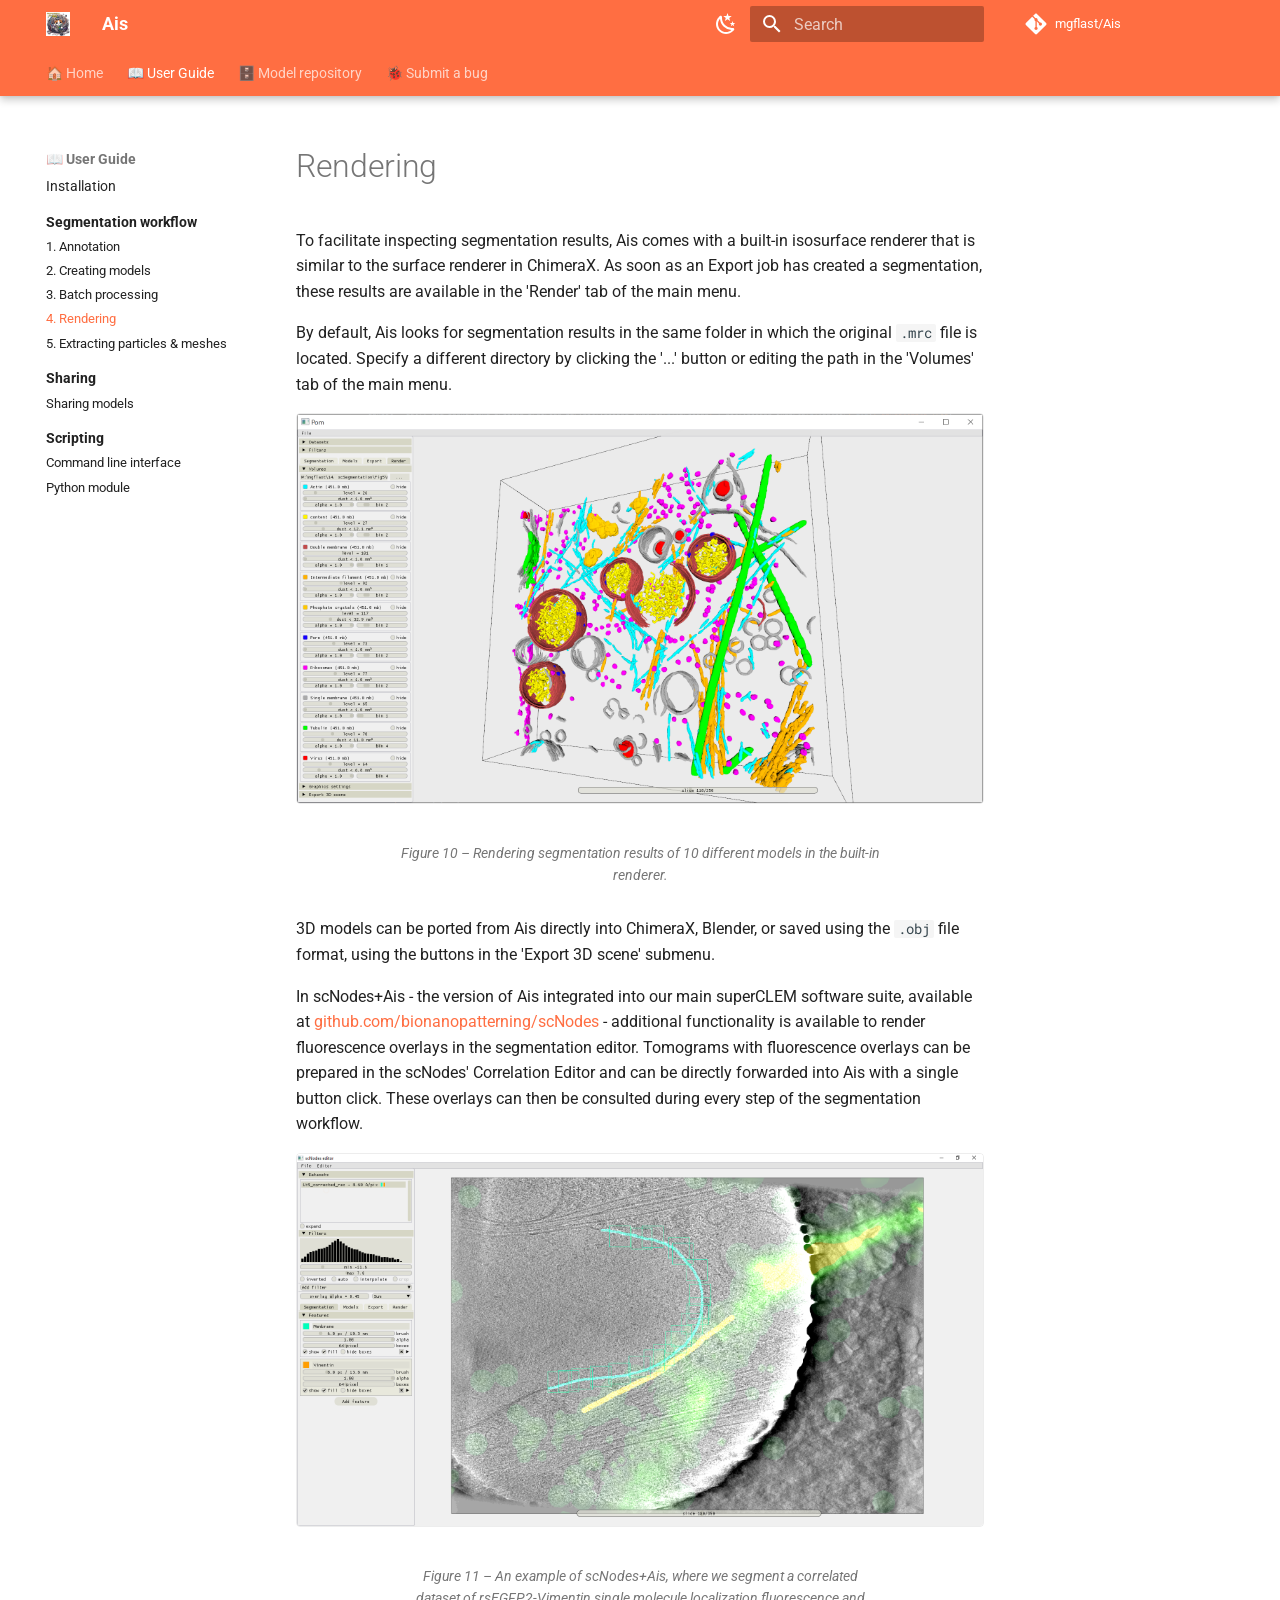
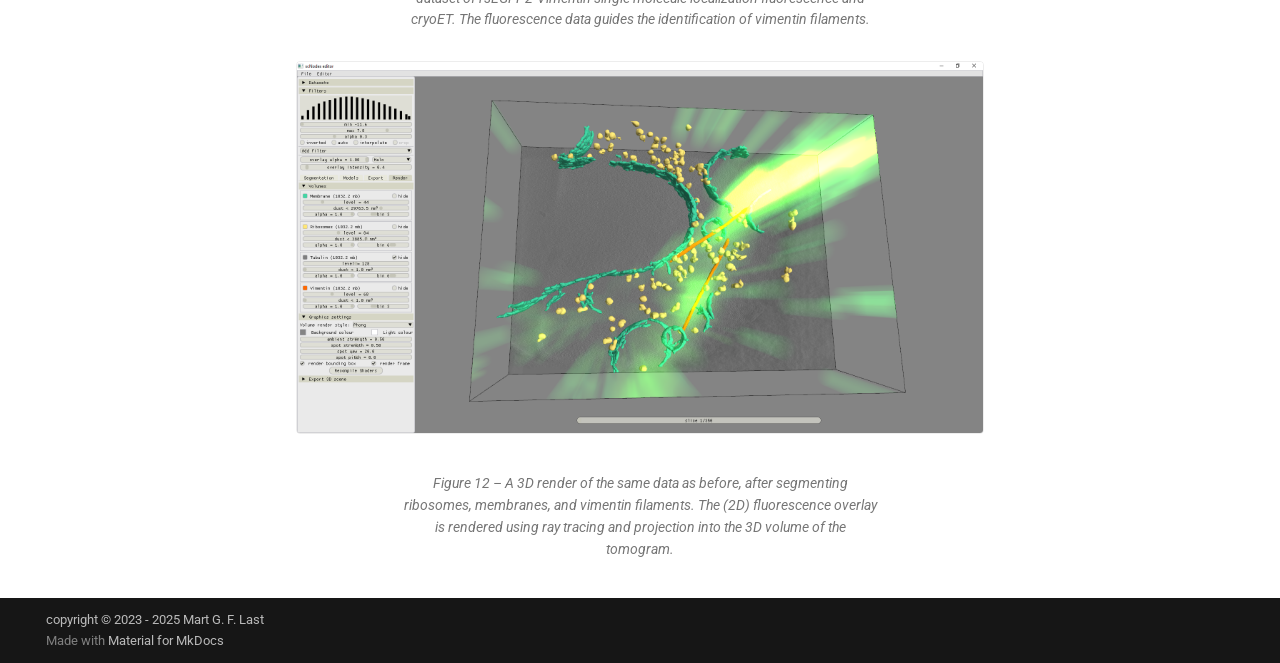
<file: rendering/index.html>
<!doctype html>
<html lang="en" class="no-js">
  <head>
    
      <meta charset="utf-8">
      <meta name="viewport" content="width=device-width,initial-scale=1">
      
        <meta name="description" content="Fast and user-friendly segmentation of cryo-electron tomography data using convolutional neural networks.">
      
      
      
        <link rel="canonical" href="https://mgflast.github.io/Ais/rendering/">
      
      
        <link rel="prev" href="../batch_processing/">
      
      
        <link rel="next" href="../extracting_particles_and_meshes/">
      
      
        
      
      
      <link rel="icon" href="../res/LOGO_Ais_1024.png">
      <meta name="generator" content="mkdocs-1.6.1, mkdocs-material-9.7.7">
    
    
      
        <title>4. Rendering - Ais</title>
      
    
    
      <link rel="stylesheet" href="../assets/stylesheets/main.ec1eaa64.min.css">
      
        
        <link rel="stylesheet" href="../assets/stylesheets/palette.ab4e12ef.min.css">
      
      

  
  
  
  
  <style>:root{--md-annotation-icon:url('data:image/svg+xml;charset=utf-8,%3Csvg%20xmlns%3D%22http%3A//www.w3.org/2000/svg%22%20viewBox%3D%220%200%2024%2024%22%3E%3Cpath%20d%3D%22M17%2013h-4v4h-2v-4H7v-2h4V7h2v4h4m-5-9A10%2010%200%200%200%202%2012a10%2010%200%200%200%2010%2010%2010%2010%200%200%200%2010-10A10%2010%200%200%200%2012%202%22/%3E%3C/svg%3E');}</style>


    
    
      
    
    
      
        
        
        <link rel="preconnect" href="https://fonts.gstatic.com" crossorigin>
        <link rel="stylesheet" href="https://fonts.googleapis.com/css?family=Roboto:300,300i,400,400i,700,700i%7CRoboto+Mono:400,400i,700,700i&display=fallback">
        <style>:root{--md-text-font:"Roboto";--md-code-font:"Roboto Mono"}</style>
      
    
    
      <link rel="stylesheet" href="../styles/extra.css">
    
    <script>__md_scope=new URL("..",location),__md_hash=e=>[...e].reduce(((e,_)=>(e<<5)-e+_.charCodeAt(0)),0),__md_get=(e,_=localStorage,t=__md_scope)=>JSON.parse(_.getItem(t.pathname+"."+e)),__md_set=(e,_,t=localStorage,a=__md_scope)=>{try{t.setItem(a.pathname+"."+e,JSON.stringify(_))}catch(e){}}</script>
    
      

    
    
  </head>
  
  
    
    
      
    
    
    
    
    <body dir="ltr" data-md-color-scheme="default" data-md-color-primary="deep-orange" data-md-color-accent="deep-orange">
  
    
    <input class="md-toggle" data-md-toggle="drawer" type="checkbox" id="__drawer" autocomplete="off">
    <input class="md-toggle" data-md-toggle="search" type="checkbox" id="__search" autocomplete="off">
    <label class="md-overlay" for="__drawer"></label>
    <div data-md-component="skip">
      
        
        <a href="#rendering" class="md-skip">
          Skip to content
        </a>
      
    </div>
    <div data-md-component="announce">
      
    </div>
    
    
      

  

<header class="md-header md-header--shadow md-header--lifted" data-md-component="header">
  <nav class="md-header__inner md-grid" aria-label="Header">
    <a href=".." title="Ais" class="md-header__button md-logo" aria-label="Ais" data-md-component="logo">
      
  <img src="../res/LOGO_Ais_1024.png" alt="logo">

    </a>
    <label class="md-header__button md-icon" for="__drawer">
      
      <svg xmlns="http://www.w3.org/2000/svg" viewBox="0 0 24 24"><path d="M3 6h18v2H3zm0 5h18v2H3zm0 5h18v2H3z"/></svg>
    </label>
    <div class="md-header__title" data-md-component="header-title">
      <div class="md-header__ellipsis">
        <div class="md-header__topic">
          <span class="md-ellipsis">
            Ais
          </span>
        </div>
        <div class="md-header__topic" data-md-component="header-topic">
          <span class="md-ellipsis">
            
              4. Rendering
            
          </span>
        </div>
      </div>
    </div>
    
      
        <form class="md-header__option" data-md-component="palette">
  
    
    
    
    <input class="md-option" data-md-color-media="(prefers-color-scheme: light)" data-md-color-scheme="default" data-md-color-primary="deep-orange" data-md-color-accent="deep-orange"  aria-label="Switch to dark mode"  type="radio" name="__palette" id="__palette_0">
    
      <label class="md-header__button md-icon" title="Switch to dark mode" for="__palette_1" hidden>
        <svg xmlns="http://www.w3.org/2000/svg" viewBox="0 0 24 24"><path d="m17.75 4.09-2.53 1.94.91 3.06-2.63-1.81-2.63 1.81.91-3.06-2.53-1.94L12.44 4l1.06-3 1.06 3zm3.5 6.91-1.64 1.25.59 1.98-1.7-1.17-1.7 1.17.59-1.98L15.75 11l2.06-.05L18.5 9l.69 1.95zm-2.28 4.95c.83-.08 1.72 1.1 1.19 1.85-.32.45-.66.87-1.08 1.27C15.17 23 8.84 23 4.94 19.07c-3.91-3.9-3.91-10.24 0-14.14.4-.4.82-.76 1.27-1.08.75-.53 1.93.36 1.85 1.19-.27 2.86.69 5.83 2.89 8.02a9.96 9.96 0 0 0 8.02 2.89m-1.64 2.02a12.08 12.08 0 0 1-7.8-3.47c-2.17-2.19-3.33-5-3.49-7.82-2.81 3.14-2.7 7.96.31 10.98 3.02 3.01 7.84 3.12 10.98.31"/></svg>
      </label>
    
  
    
    
    
    <input class="md-option" data-md-color-media="(prefers-color-scheme: dark)" data-md-color-scheme="slate" data-md-color-primary="deep-orange" data-md-color-accent="deep-orange"  aria-label="Switch to light mode"  type="radio" name="__palette" id="__palette_1">
    
      <label class="md-header__button md-icon" title="Switch to light mode" for="__palette_0" hidden>
        <svg xmlns="http://www.w3.org/2000/svg" viewBox="0 0 24 24"><path d="M12 7a5 5 0 0 1 5 5 5 5 0 0 1-5 5 5 5 0 0 1-5-5 5 5 0 0 1 5-5m0 2a3 3 0 0 0-3 3 3 3 0 0 0 3 3 3 3 0 0 0 3-3 3 3 0 0 0-3-3m0-7 2.39 3.42C13.65 5.15 12.84 5 12 5s-1.65.15-2.39.42zM3.34 7l4.16-.35A7.2 7.2 0 0 0 5.94 8.5c-.44.74-.69 1.5-.83 2.29zm.02 10 1.76-3.77a7.131 7.131 0 0 0 2.38 4.14zM20.65 7l-1.77 3.79a7.02 7.02 0 0 0-2.38-4.15zm-.01 10-4.14.36c.59-.51 1.12-1.14 1.54-1.86.42-.73.69-1.5.83-2.29zM12 22l-2.41-3.44c.74.27 1.55.44 2.41.44.82 0 1.63-.17 2.37-.44z"/></svg>
      </label>
    
  
</form>
      
    
    
      <script>var palette=__md_get("__palette");if(palette&&palette.color){if("(prefers-color-scheme)"===palette.color.media){var media=matchMedia("(prefers-color-scheme: light)"),input=document.querySelector(media.matches?"[data-md-color-media='(prefers-color-scheme: light)']":"[data-md-color-media='(prefers-color-scheme: dark)']");palette.color.media=input.getAttribute("data-md-color-media"),palette.color.scheme=input.getAttribute("data-md-color-scheme"),palette.color.primary=input.getAttribute("data-md-color-primary"),palette.color.accent=input.getAttribute("data-md-color-accent")}for(var[key,value]of Object.entries(palette.color))document.body.setAttribute("data-md-color-"+key,value)}</script>
    
    
    
      
      
        <label class="md-header__button md-icon" for="__search">
          
          <svg xmlns="http://www.w3.org/2000/svg" viewBox="0 0 24 24"><path d="M9.5 3A6.5 6.5 0 0 1 16 9.5c0 1.61-.59 3.09-1.56 4.23l.27.27h.79l5 5-1.5 1.5-5-5v-.79l-.27-.27A6.52 6.52 0 0 1 9.5 16 6.5 6.5 0 0 1 3 9.5 6.5 6.5 0 0 1 9.5 3m0 2C7 5 5 7 5 9.5S7 14 9.5 14 14 12 14 9.5 12 5 9.5 5"/></svg>
        </label>
        <div class="md-search" data-md-component="search" role="dialog">
  <label class="md-search__overlay" for="__search"></label>
  <div class="md-search__inner" role="search">
    <form class="md-search__form" name="search">
      <input type="text" class="md-search__input" name="query" aria-label="Search" placeholder="Search" autocapitalize="off" autocorrect="off" autocomplete="off" spellcheck="false" data-md-component="search-query" required>
      <label class="md-search__icon md-icon" for="__search">
        
        <svg xmlns="http://www.w3.org/2000/svg" viewBox="0 0 24 24"><path d="M9.5 3A6.5 6.5 0 0 1 16 9.5c0 1.61-.59 3.09-1.56 4.23l.27.27h.79l5 5-1.5 1.5-5-5v-.79l-.27-.27A6.52 6.52 0 0 1 9.5 16 6.5 6.5 0 0 1 3 9.5 6.5 6.5 0 0 1 9.5 3m0 2C7 5 5 7 5 9.5S7 14 9.5 14 14 12 14 9.5 12 5 9.5 5"/></svg>
        
        <svg xmlns="http://www.w3.org/2000/svg" viewBox="0 0 24 24"><path d="M20 11v2H8l5.5 5.5-1.42 1.42L4.16 12l7.92-7.92L13.5 5.5 8 11z"/></svg>
      </label>
      <nav class="md-search__options" aria-label="Search">
        
        <button type="reset" class="md-search__icon md-icon" title="Clear" aria-label="Clear" tabindex="-1">
          
          <svg xmlns="http://www.w3.org/2000/svg" viewBox="0 0 24 24"><path d="M19 6.41 17.59 5 12 10.59 6.41 5 5 6.41 10.59 12 5 17.59 6.41 19 12 13.41 17.59 19 19 17.59 13.41 12z"/></svg>
        </button>
      </nav>
      
        <div class="md-search__suggest" data-md-component="search-suggest"></div>
      
    </form>
    <div class="md-search__output">
      <div class="md-search__scrollwrap" tabindex="0" data-md-scrollfix>
        <div class="md-search-result" data-md-component="search-result">
          <div class="md-search-result__meta">
            Initializing search
          </div>
          <ol class="md-search-result__list" role="presentation"></ol>
        </div>
      </div>
    </div>
  </div>
</div>
      
    
    
      <div class="md-header__source">
        <a href="https://github.com/mgflast/Ais" title="Go to repository" class="md-source" data-md-component="source">
  <div class="md-source__icon md-icon">
    
    <svg xmlns="http://www.w3.org/2000/svg" viewBox="0 0 448 512"><!--! Font Awesome Free 7.1.0 by @fontawesome - https://fontawesome.com License - https://fontawesome.com/license/free (Icons: CC BY 4.0, Fonts: SIL OFL 1.1, Code: MIT License) Copyright 2025 Fonticons, Inc.--><path d="M439.6 236.1 244 40.5c-5.4-5.5-12.8-8.5-20.4-8.5s-15 3-20.4 8.4L162.5 81l51.5 51.5c27.1-9.1 52.7 16.8 43.4 43.7l49.7 49.7c34.2-11.8 61.2 31 35.5 56.7-26.5 26.5-70.2-2.9-56-37.3L240.3 199v121.9c25.3 12.5 22.3 41.8 9.1 55-6.4 6.4-15.2 10.1-24.3 10.1s-17.8-3.6-24.3-10.1c-17.6-17.6-11.1-46.9 11.2-56v-123c-20.8-8.5-24.6-30.7-18.6-45L142.6 101 8.5 235.1C3 240.6 0 247.9 0 255.5s3 15 8.5 20.4l195.6 195.7c5.4 5.4 12.7 8.4 20.4 8.4s15-3 20.4-8.4l194.7-194.7c5.4-5.4 8.4-12.8 8.4-20.4s-3-15-8.4-20.4"/></svg>
  </div>
  <div class="md-source__repository">
    mgflast/Ais
  </div>
</a>
      </div>
    
  </nav>
  
    
      
<nav class="md-tabs" aria-label="Tabs" data-md-component="tabs">
  <div class="md-grid">
    <ul class="md-tabs__list">
      
        
  
  
  
  
    <li class="md-tabs__item">
      <a href=".." class="md-tabs__link">
        
  
  
    
  
  🏠 Home

      </a>
    </li>
  

      
        
  
  
  
    
  
  
    
    
      <li class="md-tabs__item md-tabs__item--active">
        <a href="../installation/" class="md-tabs__link">
          
  
  
  📖 User Guide

        </a>
      </li>
    
  

      
        
  
  
  
  
    <li class="md-tabs__item">
      <a href="https://www.aiscryoet.org" class="md-tabs__link">
        
  
  
    
  
  🗄️ Model repository

      </a>
    </li>
  

      
        
  
  
  
  
    <li class="md-tabs__item">
      <a href="https://github.com/mgflast/Ais/issues" class="md-tabs__link">
        
  
  
    
  
  🐞 Submit a bug

      </a>
    </li>
  

      
    </ul>
  </div>
</nav>
    
  
</header>
    
    <div class="md-container" data-md-component="container">
      
      
        
      
      <main class="md-main" data-md-component="main">
        <div class="md-main__inner md-grid">
          
            
              
              <div class="md-sidebar md-sidebar--primary" data-md-component="sidebar" data-md-type="navigation" >
                <div class="md-sidebar__scrollwrap">
                  <div class="md-sidebar__inner">
                    


  


<nav class="md-nav md-nav--primary md-nav--lifted" aria-label="Navigation" data-md-level="0">
  <label class="md-nav__title" for="__drawer">
    <a href=".." title="Ais" class="md-nav__button md-logo" aria-label="Ais" data-md-component="logo">
      
  <img src="../res/LOGO_Ais_1024.png" alt="logo">

    </a>
    Ais
  </label>
  
    <div class="md-nav__source">
      <a href="https://github.com/mgflast/Ais" title="Go to repository" class="md-source" data-md-component="source">
  <div class="md-source__icon md-icon">
    
    <svg xmlns="http://www.w3.org/2000/svg" viewBox="0 0 448 512"><!--! Font Awesome Free 7.1.0 by @fontawesome - https://fontawesome.com License - https://fontawesome.com/license/free (Icons: CC BY 4.0, Fonts: SIL OFL 1.1, Code: MIT License) Copyright 2025 Fonticons, Inc.--><path d="M439.6 236.1 244 40.5c-5.4-5.5-12.8-8.5-20.4-8.5s-15 3-20.4 8.4L162.5 81l51.5 51.5c27.1-9.1 52.7 16.8 43.4 43.7l49.7 49.7c34.2-11.8 61.2 31 35.5 56.7-26.5 26.5-70.2-2.9-56-37.3L240.3 199v121.9c25.3 12.5 22.3 41.8 9.1 55-6.4 6.4-15.2 10.1-24.3 10.1s-17.8-3.6-24.3-10.1c-17.6-17.6-11.1-46.9 11.2-56v-123c-20.8-8.5-24.6-30.7-18.6-45L142.6 101 8.5 235.1C3 240.6 0 247.9 0 255.5s3 15 8.5 20.4l195.6 195.7c5.4 5.4 12.7 8.4 20.4 8.4s15-3 20.4-8.4l194.7-194.7c5.4-5.4 8.4-12.8 8.4-20.4s-3-15-8.4-20.4"/></svg>
  </div>
  <div class="md-source__repository">
    mgflast/Ais
  </div>
</a>
    </div>
  
  <ul class="md-nav__list" data-md-scrollfix>
    
      
      
  
  
  
  
    <li class="md-nav__item">
      <a href=".." class="md-nav__link">
        
  
  
  <span class="md-ellipsis">
    
  
    🏠 Home
  

    
  </span>
  
  

      </a>
    </li>
  

    
      
      
  
  
    
  
  
  
    
    
    
    
      
        
        
      
      
        
      
    
    
    <li class="md-nav__item md-nav__item--active md-nav__item--section md-nav__item--nested">
      
        
        
        <input class="md-nav__toggle md-toggle " type="checkbox" id="__nav_2" checked>
        
          
          <label class="md-nav__link" for="__nav_2" id="__nav_2_label" tabindex="">
            
  
  
  <span class="md-ellipsis">
    
  
    📖 User Guide
  

    
  </span>
  
  

            <span class="md-nav__icon md-icon"></span>
          </label>
        
        <nav class="md-nav" data-md-level="1" aria-labelledby="__nav_2_label" aria-expanded="true">
          <label class="md-nav__title" for="__nav_2">
            <span class="md-nav__icon md-icon"></span>
            
  
    📖 User Guide
  

          </label>
          <ul class="md-nav__list" data-md-scrollfix>
            
              
                
  
  
  
  
    <li class="md-nav__item">
      <a href="../installation/" class="md-nav__link">
        
  
  
  <span class="md-ellipsis">
    
  
    Installation
  

    
  </span>
  
  

      </a>
    </li>
  

              
            
              
                
  
  
    
  
  
  
    
    
    
    
      
      
        
          
          
        
      
    
    
    <li class="md-nav__item md-nav__item--active md-nav__item--section md-nav__item--nested">
      
        
        
        <input class="md-nav__toggle md-toggle " type="checkbox" id="__nav_2_2" checked>
        
          
          <label class="md-nav__link" for="__nav_2_2" id="__nav_2_2_label" tabindex="">
            
  
  
  <span class="md-ellipsis">
    
  
    <b>Segmentation workflow</b>
  

    
  </span>
  
  

            <span class="md-nav__icon md-icon"></span>
          </label>
        
        <nav class="md-nav" data-md-level="2" aria-labelledby="__nav_2_2_label" aria-expanded="true">
          <label class="md-nav__title" for="__nav_2_2">
            <span class="md-nav__icon md-icon"></span>
            
  
    <b>Segmentation workflow</b>
  

          </label>
          <ul class="md-nav__list" data-md-scrollfix>
            
              
                
  
  
  
  
    <li class="md-nav__item">
      <a href="../annotation/" class="md-nav__link">
        
  
  
  <span class="md-ellipsis">
    
  
    1. Annotation
  

    
  </span>
  
  

      </a>
    </li>
  

              
            
              
                
  
  
  
  
    <li class="md-nav__item">
      <a href="../creating_models/" class="md-nav__link">
        
  
  
  <span class="md-ellipsis">
    
  
    2. Creating models
  

    
  </span>
  
  

      </a>
    </li>
  

              
            
              
                
  
  
  
  
    <li class="md-nav__item">
      <a href="../batch_processing/" class="md-nav__link">
        
  
  
  <span class="md-ellipsis">
    
  
    3. Batch processing
  

    
  </span>
  
  

      </a>
    </li>
  

              
            
              
                
  
  
    
  
  
  
    <li class="md-nav__item md-nav__item--active">
      
      <input class="md-nav__toggle md-toggle" type="checkbox" id="__toc">
      
      
        
      
      
      <a href="./" class="md-nav__link md-nav__link--active">
        
  
  
  <span class="md-ellipsis">
    
  
    4. Rendering
  

    
  </span>
  
  

      </a>
      
    </li>
  

              
            
              
                
  
  
  
  
    <li class="md-nav__item">
      <a href="../extracting_particles_and_meshes/" class="md-nav__link">
        
  
  
  <span class="md-ellipsis">
    
  
    5. Extracting particles & meshes
  

    
  </span>
  
  

      </a>
    </li>
  

              
            
          </ul>
        </nav>
      
    </li>
  

              
            
              
                
  
  
  
  
    
    
    
    
      
      
        
          
          
        
      
    
    
    <li class="md-nav__item md-nav__item--section md-nav__item--nested">
      
        
        
          
        
        <input class="md-nav__toggle md-toggle md-toggle--indeterminate" type="checkbox" id="__nav_2_3" >
        
          
          <label class="md-nav__link" for="__nav_2_3" id="__nav_2_3_label" tabindex="">
            
  
  
  <span class="md-ellipsis">
    
  
    <b>Sharing</b>
  

    
  </span>
  
  

            <span class="md-nav__icon md-icon"></span>
          </label>
        
        <nav class="md-nav" data-md-level="2" aria-labelledby="__nav_2_3_label" aria-expanded="false">
          <label class="md-nav__title" for="__nav_2_3">
            <span class="md-nav__icon md-icon"></span>
            
  
    <b>Sharing</b>
  

          </label>
          <ul class="md-nav__list" data-md-scrollfix>
            
              
                
  
  
  
  
    <li class="md-nav__item">
      <a href="../sharing_models/" class="md-nav__link">
        
  
  
  <span class="md-ellipsis">
    
  
    Sharing models
  

    
  </span>
  
  

      </a>
    </li>
  

              
            
          </ul>
        </nav>
      
    </li>
  

              
            
              
                
  
  
  
  
    
    
    
    
      
      
        
          
          
        
      
    
    
    <li class="md-nav__item md-nav__item--section md-nav__item--nested">
      
        
        
          
        
        <input class="md-nav__toggle md-toggle md-toggle--indeterminate" type="checkbox" id="__nav_2_4" >
        
          
          <label class="md-nav__link" for="__nav_2_4" id="__nav_2_4_label" tabindex="">
            
  
  
  <span class="md-ellipsis">
    
  
    <b>Scripting</b>
  

    
  </span>
  
  

            <span class="md-nav__icon md-icon"></span>
          </label>
        
        <nav class="md-nav" data-md-level="2" aria-labelledby="__nav_2_4_label" aria-expanded="false">
          <label class="md-nav__title" for="__nav_2_4">
            <span class="md-nav__icon md-icon"></span>
            
  
    <b>Scripting</b>
  

          </label>
          <ul class="md-nav__list" data-md-scrollfix>
            
              
                
  
  
  
  
    <li class="md-nav__item">
      <a href="../command_line_interface/" class="md-nav__link">
        
  
  
  <span class="md-ellipsis">
    
  
    Command line interface
  

    
  </span>
  
  

      </a>
    </li>
  

              
            
              
                
  
  
  
  
    <li class="md-nav__item">
      <a href="../python_module/" class="md-nav__link">
        
  
  
  <span class="md-ellipsis">
    
  
    Python module
  

    
  </span>
  
  

      </a>
    </li>
  

              
            
          </ul>
        </nav>
      
    </li>
  

              
            
          </ul>
        </nav>
      
    </li>
  

    
      
      
  
  
  
  
    <li class="md-nav__item">
      <a href="https://www.aiscryoet.org" class="md-nav__link">
        
  
  
  <span class="md-ellipsis">
    
  
    🗄️ Model repository
  

    
  </span>
  
  

      </a>
    </li>
  

    
      
      
  
  
  
  
    <li class="md-nav__item">
      <a href="https://github.com/mgflast/Ais/issues" class="md-nav__link">
        
  
  
  <span class="md-ellipsis">
    
  
    🐞 Submit a bug
  

    
  </span>
  
  

      </a>
    </li>
  

    
  </ul>
</nav>
                  </div>
                </div>
              </div>
            
            
              
              <div class="md-sidebar md-sidebar--secondary" data-md-component="sidebar" data-md-type="toc" >
                <div class="md-sidebar__scrollwrap">
                  <div class="md-sidebar__inner">
                    

<nav class="md-nav md-nav--secondary" aria-label="Table of contents">
  
  
  
    
  
  
</nav>
                  </div>
                </div>
              </div>
            
          
          
            <div class="md-content" data-md-component="content">
              
              <article class="md-content__inner md-typeset">
                
                  


  
  


<h1 id="rendering">Rendering</h1>
<p>To facilitate inspecting segmentation results, Ais comes with a built-in isosurface renderer that is similar to the surface renderer in ChimeraX. As soon as an Export job has created a segmentation, these results are available in the 'Render' tab of the main menu.</p>
<p>By default, Ais looks for segmentation results in the same folder in which the original <code>.mrc</code> file is located. Specify a different directory by clicking the '...' button or editing the path in the 'Volumes' tab of the main menu.</p>
<figure>
  <img alt="Rendering segmentation results of 10 different models in the built-in renderer" class="with-border" src="../res/render_1.PNG" />
<br />
<figcaption>Figure 10 – Rendering segmentation results of 10 different models in the built-in renderer.</figcaption>
</figure>
<p>3D models can be ported from Ais directly into ChimeraX, Blender, or saved using the <code>.obj</code> file format, using the buttons in the 'Export 3D scene' submenu.</p>
<p>In scNodes+Ais - the version of Ais integrated into our main superCLEM software suite, available at <a href="https://github.com/bionanopatterning/scNodes">github.com/bionanopatterning/scNodes</a> - additional functionality is available to render fluorescence overlays in the segmentation editor. Tomograms with fluorescence overlays can be prepared in the scNodes' Correlation Editor and can be directly forwarded into Ais with a single button click. These overlays can then be consulted during every step of the segmentation workflow.</p>
<figure>
  <img alt="An example of scNodes+Ais segmenting a correlated fluorescence and cryoET dataset" class="with-border" src="../res/scnodes_pom_2d.png" />
<br />
<figcaption>Figure 11 – An example of scNodes+Ais, where we segment a correlated dataset of rsEGFP2-Vimentin single molecule localization fluorescence and cryoET. The fluorescence data guides the identification of vimentin filaments.</figcaption>
</figure>
<figure>
  <img alt="A 3D render of segmented ribosomes, membranes, and vimentin filaments with a fluorescence overlay" class="with-border" src="../res/scnodes_pom_3d.png" />
<br />
<figcaption>Figure 12 – A 3D render of the same data as before, after segmenting ribosomes, membranes, and vimentin filaments. The (2D) fluorescence overlay is rendered using ray tracing and projection into the 3D volume of the tomogram.</figcaption>
</figure>












                
              </article>
            </div>
          
          
  <script>var tabs=__md_get("__tabs");if(Array.isArray(tabs))e:for(var set of document.querySelectorAll(".tabbed-set")){var labels=set.querySelector(".tabbed-labels");for(var tab of tabs)for(var label of labels.getElementsByTagName("label"))if(label.innerText.trim()===tab){var input=document.getElementById(label.htmlFor);input.checked=!0;continue e}}</script>

<script>var target=document.getElementById(location.hash.slice(1));target&&target.name&&(target.checked=target.name.startsWith("__tabbed_"))</script>
        </div>
        
      </main>
      
        <footer class="md-footer">
  
  <div class="md-footer-meta md-typeset">
    <div class="md-footer-meta__inner md-grid">
      <div class="md-copyright">
  
    <div class="md-copyright__highlight">
      copyright © 2023 - 2025 Mart G. F. Last
    </div>
  
  
    Made with
    <a href="https://squidfunk.github.io/mkdocs-material/" target="_blank" rel="noopener">
      Material for MkDocs
    </a>
  
</div>
      
    </div>
  </div>
</footer>
      
    </div>
    <div class="md-dialog" data-md-component="dialog">
      <div class="md-dialog__inner md-typeset"></div>
    </div>
    
    
    
      
      
      <script id="__config" type="application/json">{"annotate": null, "base": "..", "features": ["navigation.instant", "navigation.tracking", "navigation.tabs", "navigation.tabs.sticky", "navigation.expand", "navigation.sections", "search.highlight", "search.suggest", "content.tabs.link", "content.code.annotate", "content.code.copy"], "search": "../assets/javascripts/workers/search.2c215733.min.js", "tags": null, "translations": {"clipboard.copied": "Copied to clipboard", "clipboard.copy": "Copy to clipboard", "search.result.more.one": "1 more on this page", "search.result.more.other": "# more on this page", "search.result.none": "No matching documents", "search.result.one": "1 matching document", "search.result.other": "# matching documents", "search.result.placeholder": "Type to start searching", "search.result.term.missing": "Missing", "select.version": "Select version"}, "version": null}</script>
    
    
      <script src="../assets/javascripts/bundle.d7400e89.min.js"></script>
      
    
  </body>
</html>
</file>
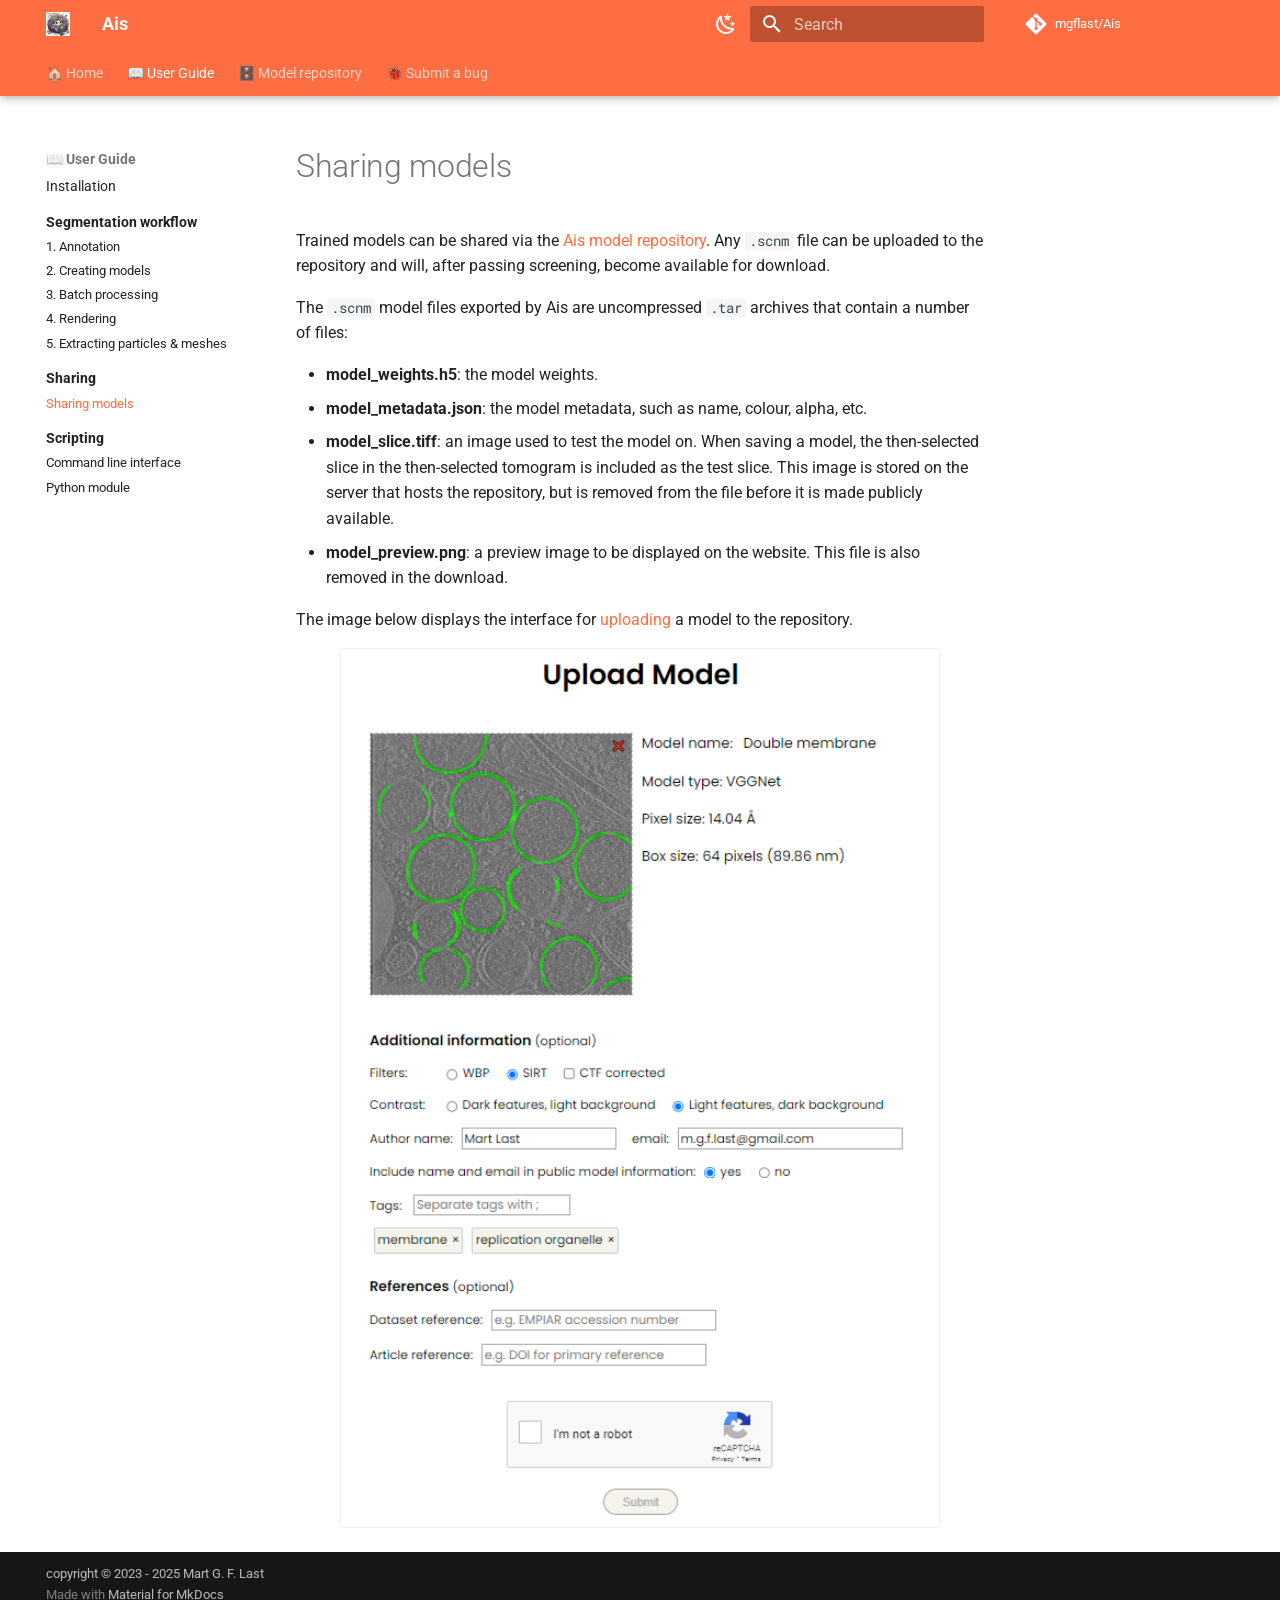
<file: sharing_models/index.html>
<!doctype html>
<html lang="en" class="no-js">
  <head>
    
      <meta charset="utf-8">
      <meta name="viewport" content="width=device-width,initial-scale=1">
      
        <meta name="description" content="Fast and user-friendly segmentation of cryo-electron tomography data using convolutional neural networks.">
      
      
      
        <link rel="canonical" href="https://mgflast.github.io/Ais/sharing_models/">
      
      
        <link rel="prev" href="../extracting_particles_and_meshes/">
      
      
        <link rel="next" href="../command_line_interface/">
      
      
        
      
      
      <link rel="icon" href="../res/LOGO_Ais_1024.png">
      <meta name="generator" content="mkdocs-1.6.1, mkdocs-material-9.7.7">
    
    
      
        <title>Sharing models - Ais</title>
      
    
    
      <link rel="stylesheet" href="../assets/stylesheets/main.ec1eaa64.min.css">
      
        
        <link rel="stylesheet" href="../assets/stylesheets/palette.ab4e12ef.min.css">
      
      

  
  
  
  
  <style>:root{--md-annotation-icon:url('data:image/svg+xml;charset=utf-8,%3Csvg%20xmlns%3D%22http%3A//www.w3.org/2000/svg%22%20viewBox%3D%220%200%2024%2024%22%3E%3Cpath%20d%3D%22M17%2013h-4v4h-2v-4H7v-2h4V7h2v4h4m-5-9A10%2010%200%200%200%202%2012a10%2010%200%200%200%2010%2010%2010%2010%200%200%200%2010-10A10%2010%200%200%200%2012%202%22/%3E%3C/svg%3E');}</style>


    
    
      
    
    
      
        
        
        <link rel="preconnect" href="https://fonts.gstatic.com" crossorigin>
        <link rel="stylesheet" href="https://fonts.googleapis.com/css?family=Roboto:300,300i,400,400i,700,700i%7CRoboto+Mono:400,400i,700,700i&display=fallback">
        <style>:root{--md-text-font:"Roboto";--md-code-font:"Roboto Mono"}</style>
      
    
    
      <link rel="stylesheet" href="../styles/extra.css">
    
    <script>__md_scope=new URL("..",location),__md_hash=e=>[...e].reduce(((e,_)=>(e<<5)-e+_.charCodeAt(0)),0),__md_get=(e,_=localStorage,t=__md_scope)=>JSON.parse(_.getItem(t.pathname+"."+e)),__md_set=(e,_,t=localStorage,a=__md_scope)=>{try{t.setItem(a.pathname+"."+e,JSON.stringify(_))}catch(e){}}</script>
    
      

    
    
  </head>
  
  
    
    
      
    
    
    
    
    <body dir="ltr" data-md-color-scheme="default" data-md-color-primary="deep-orange" data-md-color-accent="deep-orange">
  
    
    <input class="md-toggle" data-md-toggle="drawer" type="checkbox" id="__drawer" autocomplete="off">
    <input class="md-toggle" data-md-toggle="search" type="checkbox" id="__search" autocomplete="off">
    <label class="md-overlay" for="__drawer"></label>
    <div data-md-component="skip">
      
        
        <a href="#sharing-models" class="md-skip">
          Skip to content
        </a>
      
    </div>
    <div data-md-component="announce">
      
    </div>
    
    
      

  

<header class="md-header md-header--shadow md-header--lifted" data-md-component="header">
  <nav class="md-header__inner md-grid" aria-label="Header">
    <a href=".." title="Ais" class="md-header__button md-logo" aria-label="Ais" data-md-component="logo">
      
  <img src="../res/LOGO_Ais_1024.png" alt="logo">

    </a>
    <label class="md-header__button md-icon" for="__drawer">
      
      <svg xmlns="http://www.w3.org/2000/svg" viewBox="0 0 24 24"><path d="M3 6h18v2H3zm0 5h18v2H3zm0 5h18v2H3z"/></svg>
    </label>
    <div class="md-header__title" data-md-component="header-title">
      <div class="md-header__ellipsis">
        <div class="md-header__topic">
          <span class="md-ellipsis">
            Ais
          </span>
        </div>
        <div class="md-header__topic" data-md-component="header-topic">
          <span class="md-ellipsis">
            
              Sharing models
            
          </span>
        </div>
      </div>
    </div>
    
      
        <form class="md-header__option" data-md-component="palette">
  
    
    
    
    <input class="md-option" data-md-color-media="(prefers-color-scheme: light)" data-md-color-scheme="default" data-md-color-primary="deep-orange" data-md-color-accent="deep-orange"  aria-label="Switch to dark mode"  type="radio" name="__palette" id="__palette_0">
    
      <label class="md-header__button md-icon" title="Switch to dark mode" for="__palette_1" hidden>
        <svg xmlns="http://www.w3.org/2000/svg" viewBox="0 0 24 24"><path d="m17.75 4.09-2.53 1.94.91 3.06-2.63-1.81-2.63 1.81.91-3.06-2.53-1.94L12.44 4l1.06-3 1.06 3zm3.5 6.91-1.64 1.25.59 1.98-1.7-1.17-1.7 1.17.59-1.98L15.75 11l2.06-.05L18.5 9l.69 1.95zm-2.28 4.95c.83-.08 1.72 1.1 1.19 1.85-.32.45-.66.87-1.08 1.27C15.17 23 8.84 23 4.94 19.07c-3.91-3.9-3.91-10.24 0-14.14.4-.4.82-.76 1.27-1.08.75-.53 1.93.36 1.85 1.19-.27 2.86.69 5.83 2.89 8.02a9.96 9.96 0 0 0 8.02 2.89m-1.64 2.02a12.08 12.08 0 0 1-7.8-3.47c-2.17-2.19-3.33-5-3.49-7.82-2.81 3.14-2.7 7.96.31 10.98 3.02 3.01 7.84 3.12 10.98.31"/></svg>
      </label>
    
  
    
    
    
    <input class="md-option" data-md-color-media="(prefers-color-scheme: dark)" data-md-color-scheme="slate" data-md-color-primary="deep-orange" data-md-color-accent="deep-orange"  aria-label="Switch to light mode"  type="radio" name="__palette" id="__palette_1">
    
      <label class="md-header__button md-icon" title="Switch to light mode" for="__palette_0" hidden>
        <svg xmlns="http://www.w3.org/2000/svg" viewBox="0 0 24 24"><path d="M12 7a5 5 0 0 1 5 5 5 5 0 0 1-5 5 5 5 0 0 1-5-5 5 5 0 0 1 5-5m0 2a3 3 0 0 0-3 3 3 3 0 0 0 3 3 3 3 0 0 0 3-3 3 3 0 0 0-3-3m0-7 2.39 3.42C13.65 5.15 12.84 5 12 5s-1.65.15-2.39.42zM3.34 7l4.16-.35A7.2 7.2 0 0 0 5.94 8.5c-.44.74-.69 1.5-.83 2.29zm.02 10 1.76-3.77a7.131 7.131 0 0 0 2.38 4.14zM20.65 7l-1.77 3.79a7.02 7.02 0 0 0-2.38-4.15zm-.01 10-4.14.36c.59-.51 1.12-1.14 1.54-1.86.42-.73.69-1.5.83-2.29zM12 22l-2.41-3.44c.74.27 1.55.44 2.41.44.82 0 1.63-.17 2.37-.44z"/></svg>
      </label>
    
  
</form>
      
    
    
      <script>var palette=__md_get("__palette");if(palette&&palette.color){if("(prefers-color-scheme)"===palette.color.media){var media=matchMedia("(prefers-color-scheme: light)"),input=document.querySelector(media.matches?"[data-md-color-media='(prefers-color-scheme: light)']":"[data-md-color-media='(prefers-color-scheme: dark)']");palette.color.media=input.getAttribute("data-md-color-media"),palette.color.scheme=input.getAttribute("data-md-color-scheme"),palette.color.primary=input.getAttribute("data-md-color-primary"),palette.color.accent=input.getAttribute("data-md-color-accent")}for(var[key,value]of Object.entries(palette.color))document.body.setAttribute("data-md-color-"+key,value)}</script>
    
    
    
      
      
        <label class="md-header__button md-icon" for="__search">
          
          <svg xmlns="http://www.w3.org/2000/svg" viewBox="0 0 24 24"><path d="M9.5 3A6.5 6.5 0 0 1 16 9.5c0 1.61-.59 3.09-1.56 4.23l.27.27h.79l5 5-1.5 1.5-5-5v-.79l-.27-.27A6.52 6.52 0 0 1 9.5 16 6.5 6.5 0 0 1 3 9.5 6.5 6.5 0 0 1 9.5 3m0 2C7 5 5 7 5 9.5S7 14 9.5 14 14 12 14 9.5 12 5 9.5 5"/></svg>
        </label>
        <div class="md-search" data-md-component="search" role="dialog">
  <label class="md-search__overlay" for="__search"></label>
  <div class="md-search__inner" role="search">
    <form class="md-search__form" name="search">
      <input type="text" class="md-search__input" name="query" aria-label="Search" placeholder="Search" autocapitalize="off" autocorrect="off" autocomplete="off" spellcheck="false" data-md-component="search-query" required>
      <label class="md-search__icon md-icon" for="__search">
        
        <svg xmlns="http://www.w3.org/2000/svg" viewBox="0 0 24 24"><path d="M9.5 3A6.5 6.5 0 0 1 16 9.5c0 1.61-.59 3.09-1.56 4.23l.27.27h.79l5 5-1.5 1.5-5-5v-.79l-.27-.27A6.52 6.52 0 0 1 9.5 16 6.5 6.5 0 0 1 3 9.5 6.5 6.5 0 0 1 9.5 3m0 2C7 5 5 7 5 9.5S7 14 9.5 14 14 12 14 9.5 12 5 9.5 5"/></svg>
        
        <svg xmlns="http://www.w3.org/2000/svg" viewBox="0 0 24 24"><path d="M20 11v2H8l5.5 5.5-1.42 1.42L4.16 12l7.92-7.92L13.5 5.5 8 11z"/></svg>
      </label>
      <nav class="md-search__options" aria-label="Search">
        
        <button type="reset" class="md-search__icon md-icon" title="Clear" aria-label="Clear" tabindex="-1">
          
          <svg xmlns="http://www.w3.org/2000/svg" viewBox="0 0 24 24"><path d="M19 6.41 17.59 5 12 10.59 6.41 5 5 6.41 10.59 12 5 17.59 6.41 19 12 13.41 17.59 19 19 17.59 13.41 12z"/></svg>
        </button>
      </nav>
      
        <div class="md-search__suggest" data-md-component="search-suggest"></div>
      
    </form>
    <div class="md-search__output">
      <div class="md-search__scrollwrap" tabindex="0" data-md-scrollfix>
        <div class="md-search-result" data-md-component="search-result">
          <div class="md-search-result__meta">
            Initializing search
          </div>
          <ol class="md-search-result__list" role="presentation"></ol>
        </div>
      </div>
    </div>
  </div>
</div>
      
    
    
      <div class="md-header__source">
        <a href="https://github.com/mgflast/Ais" title="Go to repository" class="md-source" data-md-component="source">
  <div class="md-source__icon md-icon">
    
    <svg xmlns="http://www.w3.org/2000/svg" viewBox="0 0 448 512"><!--! Font Awesome Free 7.1.0 by @fontawesome - https://fontawesome.com License - https://fontawesome.com/license/free (Icons: CC BY 4.0, Fonts: SIL OFL 1.1, Code: MIT License) Copyright 2025 Fonticons, Inc.--><path d="M439.6 236.1 244 40.5c-5.4-5.5-12.8-8.5-20.4-8.5s-15 3-20.4 8.4L162.5 81l51.5 51.5c27.1-9.1 52.7 16.8 43.4 43.7l49.7 49.7c34.2-11.8 61.2 31 35.5 56.7-26.5 26.5-70.2-2.9-56-37.3L240.3 199v121.9c25.3 12.5 22.3 41.8 9.1 55-6.4 6.4-15.2 10.1-24.3 10.1s-17.8-3.6-24.3-10.1c-17.6-17.6-11.1-46.9 11.2-56v-123c-20.8-8.5-24.6-30.7-18.6-45L142.6 101 8.5 235.1C3 240.6 0 247.9 0 255.5s3 15 8.5 20.4l195.6 195.7c5.4 5.4 12.7 8.4 20.4 8.4s15-3 20.4-8.4l194.7-194.7c5.4-5.4 8.4-12.8 8.4-20.4s-3-15-8.4-20.4"/></svg>
  </div>
  <div class="md-source__repository">
    mgflast/Ais
  </div>
</a>
      </div>
    
  </nav>
  
    
      
<nav class="md-tabs" aria-label="Tabs" data-md-component="tabs">
  <div class="md-grid">
    <ul class="md-tabs__list">
      
        
  
  
  
  
    <li class="md-tabs__item">
      <a href=".." class="md-tabs__link">
        
  
  
    
  
  🏠 Home

      </a>
    </li>
  

      
        
  
  
  
    
  
  
    
    
      <li class="md-tabs__item md-tabs__item--active">
        <a href="../installation/" class="md-tabs__link">
          
  
  
  📖 User Guide

        </a>
      </li>
    
  

      
        
  
  
  
  
    <li class="md-tabs__item">
      <a href="https://www.aiscryoet.org" class="md-tabs__link">
        
  
  
    
  
  🗄️ Model repository

      </a>
    </li>
  

      
        
  
  
  
  
    <li class="md-tabs__item">
      <a href="https://github.com/mgflast/Ais/issues" class="md-tabs__link">
        
  
  
    
  
  🐞 Submit a bug

      </a>
    </li>
  

      
    </ul>
  </div>
</nav>
    
  
</header>
    
    <div class="md-container" data-md-component="container">
      
      
        
      
      <main class="md-main" data-md-component="main">
        <div class="md-main__inner md-grid">
          
            
              
              <div class="md-sidebar md-sidebar--primary" data-md-component="sidebar" data-md-type="navigation" >
                <div class="md-sidebar__scrollwrap">
                  <div class="md-sidebar__inner">
                    


  


<nav class="md-nav md-nav--primary md-nav--lifted" aria-label="Navigation" data-md-level="0">
  <label class="md-nav__title" for="__drawer">
    <a href=".." title="Ais" class="md-nav__button md-logo" aria-label="Ais" data-md-component="logo">
      
  <img src="../res/LOGO_Ais_1024.png" alt="logo">

    </a>
    Ais
  </label>
  
    <div class="md-nav__source">
      <a href="https://github.com/mgflast/Ais" title="Go to repository" class="md-source" data-md-component="source">
  <div class="md-source__icon md-icon">
    
    <svg xmlns="http://www.w3.org/2000/svg" viewBox="0 0 448 512"><!--! Font Awesome Free 7.1.0 by @fontawesome - https://fontawesome.com License - https://fontawesome.com/license/free (Icons: CC BY 4.0, Fonts: SIL OFL 1.1, Code: MIT License) Copyright 2025 Fonticons, Inc.--><path d="M439.6 236.1 244 40.5c-5.4-5.5-12.8-8.5-20.4-8.5s-15 3-20.4 8.4L162.5 81l51.5 51.5c27.1-9.1 52.7 16.8 43.4 43.7l49.7 49.7c34.2-11.8 61.2 31 35.5 56.7-26.5 26.5-70.2-2.9-56-37.3L240.3 199v121.9c25.3 12.5 22.3 41.8 9.1 55-6.4 6.4-15.2 10.1-24.3 10.1s-17.8-3.6-24.3-10.1c-17.6-17.6-11.1-46.9 11.2-56v-123c-20.8-8.5-24.6-30.7-18.6-45L142.6 101 8.5 235.1C3 240.6 0 247.9 0 255.5s3 15 8.5 20.4l195.6 195.7c5.4 5.4 12.7 8.4 20.4 8.4s15-3 20.4-8.4l194.7-194.7c5.4-5.4 8.4-12.8 8.4-20.4s-3-15-8.4-20.4"/></svg>
  </div>
  <div class="md-source__repository">
    mgflast/Ais
  </div>
</a>
    </div>
  
  <ul class="md-nav__list" data-md-scrollfix>
    
      
      
  
  
  
  
    <li class="md-nav__item">
      <a href=".." class="md-nav__link">
        
  
  
  <span class="md-ellipsis">
    
  
    🏠 Home
  

    
  </span>
  
  

      </a>
    </li>
  

    
      
      
  
  
    
  
  
  
    
    
    
    
      
        
        
      
      
        
      
    
    
    <li class="md-nav__item md-nav__item--active md-nav__item--section md-nav__item--nested">
      
        
        
        <input class="md-nav__toggle md-toggle " type="checkbox" id="__nav_2" checked>
        
          
          <label class="md-nav__link" for="__nav_2" id="__nav_2_label" tabindex="">
            
  
  
  <span class="md-ellipsis">
    
  
    📖 User Guide
  

    
  </span>
  
  

            <span class="md-nav__icon md-icon"></span>
          </label>
        
        <nav class="md-nav" data-md-level="1" aria-labelledby="__nav_2_label" aria-expanded="true">
          <label class="md-nav__title" for="__nav_2">
            <span class="md-nav__icon md-icon"></span>
            
  
    📖 User Guide
  

          </label>
          <ul class="md-nav__list" data-md-scrollfix>
            
              
                
  
  
  
  
    <li class="md-nav__item">
      <a href="../installation/" class="md-nav__link">
        
  
  
  <span class="md-ellipsis">
    
  
    Installation
  

    
  </span>
  
  

      </a>
    </li>
  

              
            
              
                
  
  
  
  
    
    
    
    
      
      
        
          
          
        
      
    
    
    <li class="md-nav__item md-nav__item--section md-nav__item--nested">
      
        
        
          
        
        <input class="md-nav__toggle md-toggle md-toggle--indeterminate" type="checkbox" id="__nav_2_2" >
        
          
          <label class="md-nav__link" for="__nav_2_2" id="__nav_2_2_label" tabindex="">
            
  
  
  <span class="md-ellipsis">
    
  
    <b>Segmentation workflow</b>
  

    
  </span>
  
  

            <span class="md-nav__icon md-icon"></span>
          </label>
        
        <nav class="md-nav" data-md-level="2" aria-labelledby="__nav_2_2_label" aria-expanded="false">
          <label class="md-nav__title" for="__nav_2_2">
            <span class="md-nav__icon md-icon"></span>
            
  
    <b>Segmentation workflow</b>
  

          </label>
          <ul class="md-nav__list" data-md-scrollfix>
            
              
                
  
  
  
  
    <li class="md-nav__item">
      <a href="../annotation/" class="md-nav__link">
        
  
  
  <span class="md-ellipsis">
    
  
    1. Annotation
  

    
  </span>
  
  

      </a>
    </li>
  

              
            
              
                
  
  
  
  
    <li class="md-nav__item">
      <a href="../creating_models/" class="md-nav__link">
        
  
  
  <span class="md-ellipsis">
    
  
    2. Creating models
  

    
  </span>
  
  

      </a>
    </li>
  

              
            
              
                
  
  
  
  
    <li class="md-nav__item">
      <a href="../batch_processing/" class="md-nav__link">
        
  
  
  <span class="md-ellipsis">
    
  
    3. Batch processing
  

    
  </span>
  
  

      </a>
    </li>
  

              
            
              
                
  
  
  
  
    <li class="md-nav__item">
      <a href="../rendering/" class="md-nav__link">
        
  
  
  <span class="md-ellipsis">
    
  
    4. Rendering
  

    
  </span>
  
  

      </a>
    </li>
  

              
            
              
                
  
  
  
  
    <li class="md-nav__item">
      <a href="../extracting_particles_and_meshes/" class="md-nav__link">
        
  
  
  <span class="md-ellipsis">
    
  
    5. Extracting particles & meshes
  

    
  </span>
  
  

      </a>
    </li>
  

              
            
          </ul>
        </nav>
      
    </li>
  

              
            
              
                
  
  
    
  
  
  
    
    
    
    
      
      
        
          
          
        
      
    
    
    <li class="md-nav__item md-nav__item--active md-nav__item--section md-nav__item--nested">
      
        
        
        <input class="md-nav__toggle md-toggle " type="checkbox" id="__nav_2_3" checked>
        
          
          <label class="md-nav__link" for="__nav_2_3" id="__nav_2_3_label" tabindex="">
            
  
  
  <span class="md-ellipsis">
    
  
    <b>Sharing</b>
  

    
  </span>
  
  

            <span class="md-nav__icon md-icon"></span>
          </label>
        
        <nav class="md-nav" data-md-level="2" aria-labelledby="__nav_2_3_label" aria-expanded="true">
          <label class="md-nav__title" for="__nav_2_3">
            <span class="md-nav__icon md-icon"></span>
            
  
    <b>Sharing</b>
  

          </label>
          <ul class="md-nav__list" data-md-scrollfix>
            
              
                
  
  
    
  
  
  
    <li class="md-nav__item md-nav__item--active">
      
      <input class="md-nav__toggle md-toggle" type="checkbox" id="__toc">
      
      
        
      
      
      <a href="./" class="md-nav__link md-nav__link--active">
        
  
  
  <span class="md-ellipsis">
    
  
    Sharing models
  

    
  </span>
  
  

      </a>
      
    </li>
  

              
            
          </ul>
        </nav>
      
    </li>
  

              
            
              
                
  
  
  
  
    
    
    
    
      
      
        
          
          
        
      
    
    
    <li class="md-nav__item md-nav__item--section md-nav__item--nested">
      
        
        
          
        
        <input class="md-nav__toggle md-toggle md-toggle--indeterminate" type="checkbox" id="__nav_2_4" >
        
          
          <label class="md-nav__link" for="__nav_2_4" id="__nav_2_4_label" tabindex="">
            
  
  
  <span class="md-ellipsis">
    
  
    <b>Scripting</b>
  

    
  </span>
  
  

            <span class="md-nav__icon md-icon"></span>
          </label>
        
        <nav class="md-nav" data-md-level="2" aria-labelledby="__nav_2_4_label" aria-expanded="false">
          <label class="md-nav__title" for="__nav_2_4">
            <span class="md-nav__icon md-icon"></span>
            
  
    <b>Scripting</b>
  

          </label>
          <ul class="md-nav__list" data-md-scrollfix>
            
              
                
  
  
  
  
    <li class="md-nav__item">
      <a href="../command_line_interface/" class="md-nav__link">
        
  
  
  <span class="md-ellipsis">
    
  
    Command line interface
  

    
  </span>
  
  

      </a>
    </li>
  

              
            
              
                
  
  
  
  
    <li class="md-nav__item">
      <a href="../python_module/" class="md-nav__link">
        
  
  
  <span class="md-ellipsis">
    
  
    Python module
  

    
  </span>
  
  

      </a>
    </li>
  

              
            
          </ul>
        </nav>
      
    </li>
  

              
            
          </ul>
        </nav>
      
    </li>
  

    
      
      
  
  
  
  
    <li class="md-nav__item">
      <a href="https://www.aiscryoet.org" class="md-nav__link">
        
  
  
  <span class="md-ellipsis">
    
  
    🗄️ Model repository
  

    
  </span>
  
  

      </a>
    </li>
  

    
      
      
  
  
  
  
    <li class="md-nav__item">
      <a href="https://github.com/mgflast/Ais/issues" class="md-nav__link">
        
  
  
  <span class="md-ellipsis">
    
  
    🐞 Submit a bug
  

    
  </span>
  
  

      </a>
    </li>
  

    
  </ul>
</nav>
                  </div>
                </div>
              </div>
            
            
              
              <div class="md-sidebar md-sidebar--secondary" data-md-component="sidebar" data-md-type="toc" >
                <div class="md-sidebar__scrollwrap">
                  <div class="md-sidebar__inner">
                    

<nav class="md-nav md-nav--secondary" aria-label="Table of contents">
  
  
  
    
  
  
</nav>
                  </div>
                </div>
              </div>
            
          
          
            <div class="md-content" data-md-component="content">
              
              <article class="md-content__inner md-typeset">
                
                  


  
  


<h1 id="sharing-models">Sharing models</h1>
<p>Trained models can be shared via the <a href="https://www.aiscryoet.org">Ais model repository</a>. Any <code>.scnm</code> file can be uploaded to the repository and will, after passing screening, become available for download.</p>
<p>The <code>.scnm</code> model files exported by Ais are uncompressed <code>.tar</code> archives that contain a number of files:</p>
<ul>
<li><strong>model_weights.h5</strong>: the model weights.</li>
<li><strong>model_metadata.json</strong>: the model metadata, such as name, colour, alpha, etc.</li>
<li><strong>model_slice.tiff</strong>: an image used to test the model on. When saving a model, the then-selected slice in the then-selected tomogram is included as the test slice. This image is stored on the server that hosts the repository, but is removed from the file before it is made publicly available.</li>
<li><strong>model_preview.png</strong>: a preview image to be displayed on the website. This file is also removed in the download.</li>
</ul>
<p>The image below displays the interface for <a href="https://www.aiscryoet.org/upload">uploading</a> a model to the repository.</p>
<figure>
  <img alt="Ais repository upload page" class="with-border" src="../res/repository_1.PNG" width="600" />
</figure>












                
              </article>
            </div>
          
          
  <script>var tabs=__md_get("__tabs");if(Array.isArray(tabs))e:for(var set of document.querySelectorAll(".tabbed-set")){var labels=set.querySelector(".tabbed-labels");for(var tab of tabs)for(var label of labels.getElementsByTagName("label"))if(label.innerText.trim()===tab){var input=document.getElementById(label.htmlFor);input.checked=!0;continue e}}</script>

<script>var target=document.getElementById(location.hash.slice(1));target&&target.name&&(target.checked=target.name.startsWith("__tabbed_"))</script>
        </div>
        
      </main>
      
        <footer class="md-footer">
  
  <div class="md-footer-meta md-typeset">
    <div class="md-footer-meta__inner md-grid">
      <div class="md-copyright">
  
    <div class="md-copyright__highlight">
      copyright © 2023 - 2025 Mart G. F. Last
    </div>
  
  
    Made with
    <a href="https://squidfunk.github.io/mkdocs-material/" target="_blank" rel="noopener">
      Material for MkDocs
    </a>
  
</div>
      
    </div>
  </div>
</footer>
      
    </div>
    <div class="md-dialog" data-md-component="dialog">
      <div class="md-dialog__inner md-typeset"></div>
    </div>
    
    
    
      
      
      <script id="__config" type="application/json">{"annotate": null, "base": "..", "features": ["navigation.instant", "navigation.tracking", "navigation.tabs", "navigation.tabs.sticky", "navigation.expand", "navigation.sections", "search.highlight", "search.suggest", "content.tabs.link", "content.code.annotate", "content.code.copy"], "search": "../assets/javascripts/workers/search.2c215733.min.js", "tags": null, "translations": {"clipboard.copied": "Copied to clipboard", "clipboard.copy": "Copy to clipboard", "search.result.more.one": "1 more on this page", "search.result.more.other": "# more on this page", "search.result.none": "No matching documents", "search.result.one": "1 matching document", "search.result.other": "# matching documents", "search.result.placeholder": "Type to start searching", "search.result.term.missing": "Missing", "select.version": "Select version"}, "version": null}</script>
    
    
      <script src="../assets/javascripts/bundle.d7400e89.min.js"></script>
      
    
  </body>
</html>
</file>
<file: styles/extra.css>
/* Make bold nav section headers darker */
.md-nav__link b {
    color: var(--md-default-fg-color);
    font-weight: 700;
}

/* Individual workflow items (3+ levels deep): smaller */
.md-nav__item--nested .md-nav__item--nested .md-nav__item:not(.md-nav__item--nested) > .md-nav__link {
    font-size: 0.9em;
}

/* Give figures a subtle border and center them */
.with-border {
    border: 1px solid var(--md-default-fg-color--lightest);
    border-radius: 4px;
}

figure {
    margin: 1.5em auto;
    text-align: center;
}

figure img {
    max-width: 100%;
}

figcaption {
    font-size: 0.85em;
    font-style: italic;
    color: var(--md-default-fg-color--light);
    margin-top: 0.5em;
}
</file>
<file: assets/stylesheets/main.ec1eaa64.min.css>
@charset "UTF-8";html{-webkit-text-size-adjust:none;-moz-text-size-adjust:none;text-size-adjust:none;box-sizing:border-box}*,:after,:before{box-sizing:inherit}@media (prefers-reduced-motion){*,:after,:before{transition:none!important}}body{margin:0}a,button,input,label{-webkit-tap-highlight-color:transparent}a{color:inherit;text-decoration:none}hr{border:0;box-sizing:initial;display:block;height:.05rem;overflow:visible;padding:0}small{font-size:80%}sub,sup{line-height:1em}img{border-style:none}table{border-collapse:initial;border-spacing:0}td,th{font-weight:400;vertical-align:top}button{background:#0000;border:0;font-family:inherit;font-size:inherit;margin:0;padding:0}input{border:0;outline:none}:root{--md-primary-fg-color:#4051b5;--md-primary-fg-color--light:#5d6cc0;--md-primary-fg-color--dark:#303fa1;--md-primary-bg-color:#fff;--md-primary-bg-color--light:#ffffffb3;--md-accent-fg-color:#526cfe;--md-accent-fg-color--transparent:#526cfe1a;--md-accent-bg-color:#fff;--md-accent-bg-color--light:#ffffffb3}[data-md-color-scheme=default]{color-scheme:light}[data-md-color-scheme=default] img[src$="#gh-dark-mode-only"],[data-md-color-scheme=default] img[src$="#only-dark"]{display:none}:root,[data-md-color-scheme=default]{--md-hue:225deg;--md-default-fg-color:#000000de;--md-default-fg-color--light:#0000008a;--md-default-fg-color--lighter:#00000052;--md-default-fg-color--lightest:#00000012;--md-default-bg-color:#fff;--md-default-bg-color--light:#ffffffb3;--md-default-bg-color--lighter:#ffffff4d;--md-default-bg-color--lightest:#ffffff1f;--md-code-fg-color:#36464e;--md-code-bg-color:#f5f5f5;--md-code-bg-color--light:#f5f5f5b3;--md-code-bg-color--lighter:#f5f5f54d;--md-code-hl-color:#4287ff;--md-code-hl-color--light:#4287ff1a;--md-code-hl-number-color:#d52a2a;--md-code-hl-special-color:#db1457;--md-code-hl-function-color:#a846b9;--md-code-hl-constant-color:#6e59d9;--md-code-hl-keyword-color:#3f6ec6;--md-code-hl-string-color:#1c7d4d;--md-code-hl-name-color:var(--md-code-fg-color);--md-code-hl-operator-color:var(--md-default-fg-color--light);--md-code-hl-punctuation-color:var(--md-default-fg-color--light);--md-code-hl-comment-color:var(--md-default-fg-color--light);--md-code-hl-generic-color:var(--md-default-fg-color--light);--md-code-hl-variable-color:var(--md-default-fg-color--light);--md-typeset-color:var(--md-default-fg-color);--md-typeset-a-color:var(--md-primary-fg-color);--md-typeset-del-color:#f5503d26;--md-typeset-ins-color:#0bd57026;--md-typeset-kbd-color:#fafafa;--md-typeset-kbd-accent-color:#fff;--md-typeset-kbd-border-color:#b8b8b8;--md-typeset-mark-color:#ffff0080;--md-typeset-table-color:#0000001f;--md-typeset-table-color--light:rgba(0,0,0,.035);--md-admonition-fg-color:var(--md-default-fg-color);--md-admonition-bg-color:var(--md-default-bg-color);--md-warning-fg-color:#000000de;--md-warning-bg-color:#ff9;--md-footer-fg-color:#fff;--md-footer-fg-color--light:#ffffffb3;--md-footer-fg-color--lighter:#ffffff73;--md-footer-bg-color:#000000de;--md-footer-bg-color--dark:#00000052;--md-shadow-z1:0 0.2rem 0.5rem #0000000d,0 0 0.05rem #0000001a;--md-shadow-z2:0 0.2rem 0.5rem #0000001a,0 0 0.05rem #00000040;--md-shadow-z3:0 0.2rem 0.5rem #0003,0 0 0.05rem #00000059}.md-icon svg{fill:currentcolor;display:block;height:1.2rem;width:1.2rem}body{-webkit-font-smoothing:antialiased;-moz-osx-font-smoothing:grayscale;--md-text-font-family:var(--md-text-font,_),-apple-system,BlinkMacSystemFont,Helvetica,Arial,sans-serif;--md-code-font-family:var(--md-code-font,_),SFMono-Regular,Consolas,Menlo,monospace}aside,body,input{font-feature-settings:"kern","liga";color:var(--md-typeset-color);font-family:var(--md-text-font-family)}code,kbd,pre{font-feature-settings:"kern";font-family:var(--md-code-font-family)}:root{--md-typeset-table-sort-icon:url('data:image/svg+xml;charset=utf-8,<svg xmlns="http://www.w3.org/2000/svg" viewBox="0 0 24 24"><path d="m18 21-4-4h3V7h-3l4-4 4 4h-3v10h3M2 19v-2h10v2M2 13v-2h7v2M2 7V5h4v2z"/></svg>');--md-typeset-table-sort-icon--asc:url('data:image/svg+xml;charset=utf-8,<svg xmlns="http://www.w3.org/2000/svg" viewBox="0 0 24 24"><path d="M19 17h3l-4 4-4-4h3V3h2M2 17h10v2H2M6 5v2H2V5m0 6h7v2H2z"/></svg>');--md-typeset-table-sort-icon--desc:url('data:image/svg+xml;charset=utf-8,<svg xmlns="http://www.w3.org/2000/svg" viewBox="0 0 24 24"><path d="M19 7h3l-4-4-4 4h3v14h2M2 17h10v2H2M6 5v2H2V5m0 6h7v2H2z"/></svg>')}.md-typeset{-webkit-print-color-adjust:exact;color-adjust:exact;font-size:.8rem;line-height:1.6;overflow-wrap:break-word}@media print{.md-typeset{font-size:.68rem}}.md-typeset blockquote,.md-typeset dl,.md-typeset figure,.md-typeset ol,.md-typeset pre,.md-typeset ul{margin-bottom:1em;margin-top:1em}.md-typeset h1{color:var(--md-default-fg-color--light);font-size:2em;line-height:1.3;margin:0 0 1.25em}.md-typeset h1,.md-typeset h2{font-weight:300;letter-spacing:-.01em}.md-typeset h2{font-size:1.5625em;line-height:1.4;margin:1.6em 0 .64em}.md-typeset h3{font-size:1.25em;font-weight:400;letter-spacing:-.01em;line-height:1.5;margin:1.6em 0 .8em}.md-typeset h2+h3{margin-top:.8em}.md-typeset h4{font-weight:700;letter-spacing:-.01em;margin:1em 0}.md-typeset h5,.md-typeset h6{color:var(--md-default-fg-color--light);font-size:.8em;font-weight:700;letter-spacing:-.01em;margin:1.25em 0}.md-typeset h5{text-transform:uppercase}.md-typeset h5 code{text-transform:none}.md-typeset hr{border-bottom:.05rem solid var(--md-default-fg-color--lightest);display:flow-root;margin:1.5em 0}.md-typeset a{color:var(--md-typeset-a-color);word-break:break-word}.md-typeset a,.md-typeset a:before{transition:color 125ms}.md-typeset a:focus,.md-typeset a:hover{color:var(--md-accent-fg-color)}.md-typeset a:focus code,.md-typeset a:hover code{background-color:var(--md-accent-fg-color--transparent);color:var(--md-accent-fg-color)}.md-typeset a code{color:var(--md-typeset-a-color)}.md-typeset a.focus-visible{outline-color:var(--md-accent-fg-color);outline-offset:.2rem}.md-typeset code,.md-typeset kbd,.md-typeset pre{color:var(--md-code-fg-color);direction:ltr;font-variant-ligatures:none;transition:background-color 125ms}@media print{.md-typeset code,.md-typeset kbd,.md-typeset pre{white-space:pre-wrap}}.md-typeset code{background-color:var(--md-code-bg-color);border-radius:.1rem;-webkit-box-decoration-break:clone;box-decoration-break:clone;font-size:.85em;padding:0 .2941176471em;transition:color 125ms,background-color 125ms;word-break:break-word}.md-typeset code:not(.focus-visible){-webkit-tap-highlight-color:transparent;outline:none}.md-typeset pre{display:flow-root;line-height:1.4;position:relative}.md-typeset pre>code{-webkit-box-decoration-break:slice;box-decoration-break:slice;box-shadow:none;display:block;margin:0;outline-color:var(--md-accent-fg-color);overflow:auto;padding:.7720588235em 1.1764705882em;scrollbar-color:var(--md-default-fg-color--lighter) #0000;scrollbar-width:thin;touch-action:auto;word-break:normal}.md-typeset pre>code:hover{scrollbar-color:var(--md-accent-fg-color) #0000}.md-typeset pre>code::-webkit-scrollbar{height:.2rem;width:.2rem}.md-typeset pre>code::-webkit-scrollbar-thumb{background-color:var(--md-default-fg-color--lighter)}.md-typeset pre>code::-webkit-scrollbar-thumb:hover{background-color:var(--md-accent-fg-color)}.md-typeset kbd{background-color:var(--md-typeset-kbd-color);border-radius:.1rem;box-shadow:0 .1rem 0 .05rem var(--md-typeset-kbd-border-color),0 .1rem 0 var(--md-typeset-kbd-border-color),0 -.1rem .2rem var(--md-typeset-kbd-accent-color) inset;color:var(--md-default-fg-color);display:inline-block;font-size:.75em;padding:0 .6666666667em;vertical-align:text-top;word-break:break-word}.md-typeset mark{background-color:var(--md-typeset-mark-color);-webkit-box-decoration-break:clone;box-decoration-break:clone;color:inherit;word-break:break-word}.md-typeset abbr{cursor:help;text-decoration:none}.md-typeset [data-preview],.md-typeset abbr{border-bottom:.05rem dotted var(--md-default-fg-color--light)}.md-typeset small{opacity:.75}[dir=ltr] .md-typeset sub,[dir=ltr] .md-typeset sup{margin-left:.078125em}[dir=rtl] .md-typeset sub,[dir=rtl] .md-typeset sup{margin-right:.078125em}[dir=ltr] .md-typeset blockquote{padding-left:.6rem}[dir=rtl] .md-typeset blockquote{padding-right:.6rem}[dir=ltr] .md-typeset blockquote{border-left:.2rem solid var(--md-default-fg-color--lighter)}[dir=rtl] .md-typeset blockquote{border-right:.2rem solid var(--md-default-fg-color--lighter)}.md-typeset blockquote{color:var(--md-default-fg-color--light);margin-left:0;margin-right:0}.md-typeset ul{list-style-type:disc}.md-typeset ul[type]{list-style-type:revert-layer}[dir=ltr] .md-typeset ol,[dir=ltr] .md-typeset ul{margin-left:.625em}[dir=rtl] .md-typeset ol,[dir=rtl] .md-typeset ul{margin-right:.625em}.md-typeset ol,.md-typeset ul{padding:0}.md-typeset ol:not([hidden]),.md-typeset ul:not([hidden]){display:flow-root}.md-typeset ol ol,.md-typeset ul ol{list-style-type:lower-alpha}.md-typeset ol ol ol,.md-typeset ul ol ol{list-style-type:lower-roman}.md-typeset ol ol ol ol,.md-typeset ul ol ol ol{list-style-type:upper-alpha}.md-typeset ol ol ol ol ol,.md-typeset ul ol ol ol ol{list-style-type:upper-roman}.md-typeset ol[type],.md-typeset ul[type]{list-style-type:revert-layer}[dir=ltr] .md-typeset ol li,[dir=ltr] .md-typeset ul li{margin-left:1.25em}[dir=rtl] .md-typeset ol li,[dir=rtl] .md-typeset ul li{margin-right:1.25em}.md-typeset ol li,.md-typeset ul li{margin-bottom:.5em}.md-typeset ol li blockquote,.md-typeset ol li p,.md-typeset ul li blockquote,.md-typeset ul li p{margin:.5em 0}.md-typeset ol li:last-child,.md-typeset ul li:last-child{margin-bottom:0}[dir=ltr] .md-typeset ol li ol,[dir=ltr] .md-typeset ol li ul,[dir=ltr] .md-typeset ul li ol,[dir=ltr] .md-typeset ul li ul{margin-left:.625em}[dir=rtl] .md-typeset ol li ol,[dir=rtl] .md-typeset ol li ul,[dir=rtl] .md-typeset ul li ol,[dir=rtl] .md-typeset ul li ul{margin-right:.625em}.md-typeset ol li ol,.md-typeset ol li ul,.md-typeset ul li ol,.md-typeset ul li ul{margin-bottom:.5em;margin-top:.5em}[dir=ltr] .md-typeset dd{margin-left:1.875em}[dir=rtl] .md-typeset dd{margin-right:1.875em}.md-typeset dd{margin-bottom:1.5em;margin-top:1em}.md-typeset img,.md-typeset svg,.md-typeset video{height:auto;max-width:100%}.md-typeset img[align=left]{margin:1em 1em 1em 0}.md-typeset img[align=right]{margin:1em 0 1em 1em}.md-typeset img[align]:only-child{margin-top:0}.md-typeset figure{display:flow-root;margin:1em auto;max-width:100%;text-align:center;width:fit-content}.md-typeset figure img{display:block;margin:0 auto}.md-typeset figcaption{font-style:italic;margin:1em auto;max-width:24rem}.md-typeset iframe{max-width:100%}.md-typeset table:not([class]){background-color:var(--md-default-bg-color);border:.05rem solid var(--md-typeset-table-color);border-radius:.1rem;display:inline-block;font-size:.64rem;max-width:100%;overflow:auto;touch-action:auto}@media print{.md-typeset table:not([class]){display:table}}.md-typeset table:not([class])+*{margin-top:1.5em}.md-typeset table:not([class]) td>:first-child,.md-typeset table:not([class]) th>:first-child{margin-top:0}.md-typeset table:not([class]) td>:last-child,.md-typeset table:not([class]) th>:last-child{margin-bottom:0}.md-typeset table:not([class]) td:not([align]),.md-typeset table:not([class]) th:not([align]){text-align:left}[dir=rtl] .md-typeset table:not([class]) td:not([align]),[dir=rtl] .md-typeset table:not([class]) th:not([align]){text-align:right}.md-typeset table:not([class]) th{font-weight:700;min-width:5rem;padding:.9375em 1.25em;vertical-align:top}.md-typeset table:not([class]) td{border-top:.05rem solid var(--md-typeset-table-color);padding:.9375em 1.25em;vertical-align:top}.md-typeset table:not([class]) tbody tr{transition:background-color 125ms}.md-typeset table:not([class]) tbody tr:hover{background-color:var(--md-typeset-table-color--light);box-shadow:0 .05rem 0 var(--md-default-bg-color) inset}.md-typeset table:not([class]) a{word-break:normal}.md-typeset table th[role=columnheader]{cursor:pointer}[dir=ltr] .md-typeset table th[role=columnheader]:after{margin-left:.5em}[dir=rtl] .md-typeset table th[role=columnheader]:after{margin-right:.5em}.md-typeset table th[role=columnheader]:after{content:"";display:inline-block;height:1.2em;-webkit-mask-image:var(--md-typeset-table-sort-icon);mask-image:var(--md-typeset-table-sort-icon);-webkit-mask-repeat:no-repeat;mask-repeat:no-repeat;-webkit-mask-size:contain;mask-size:contain;transition:background-color 125ms;vertical-align:text-bottom;width:1.2em}.md-typeset table th[role=columnheader]:hover:after{background-color:var(--md-default-fg-color--lighter)}.md-typeset table th[role=columnheader][aria-sort=ascending]:after{background-color:var(--md-default-fg-color--light);-webkit-mask-image:var(--md-typeset-table-sort-icon--asc);mask-image:var(--md-typeset-table-sort-icon--asc)}.md-typeset table th[role=columnheader][aria-sort=descending]:after{background-color:var(--md-default-fg-color--light);-webkit-mask-image:var(--md-typeset-table-sort-icon--desc);mask-image:var(--md-typeset-table-sort-icon--desc)}.md-typeset__scrollwrap{margin:1em -.8rem;overflow-x:auto;touch-action:auto}.md-typeset__table{display:inline-block;margin-bottom:.5em;padding:0 .8rem}@media print{.md-typeset__table{display:block}}html .md-typeset__table table{display:table;margin:0;overflow:hidden;width:100%}@media screen and (max-width:44.984375em){.md-content__inner>pre{margin:1em -.8rem}.md-content__inner>pre code{border-radius:0}}.md-typeset .md-author{border-radius:100%;display:block;flex-shrink:0;height:1.6rem;overflow:hidden;position:relative;transition:color 125ms,transform 125ms;width:1.6rem}.md-typeset .md-author img{display:block}.md-typeset .md-author--more{background:var(--md-default-fg-color--lightest);color:var(--md-default-fg-color--lighter);font-size:.6rem;font-weight:700;line-height:1.6rem;text-align:center}.md-typeset .md-author--long{height:2.4rem;width:2.4rem}.md-typeset a.md-author{transform:scale(1)}.md-typeset a.md-author img{border-radius:100%;filter:grayscale(100%) opacity(75%);transition:filter 125ms}.md-typeset a.md-author:focus,.md-typeset a.md-author:hover{transform:scale(1.1);z-index:1}.md-typeset a.md-author:focus img,.md-typeset a.md-author:hover img{filter:grayscale(0)}.md-banner{background-color:var(--md-footer-bg-color);color:var(--md-footer-fg-color);overflow:auto}@media print{.md-banner{display:none}}.md-banner--warning{background-color:var(--md-warning-bg-color);color:var(--md-warning-fg-color)}.md-banner__inner{font-size:.7rem;margin:.6rem auto;padding:0 .8rem}[dir=ltr] .md-banner__button{float:right}[dir=rtl] .md-banner__button{float:left}.md-banner__button{color:inherit;cursor:pointer;transition:opacity .25s}.no-js .md-banner__button{display:none}.md-banner__button:hover{opacity:.7}html{font-size:125%;height:100%;overflow-x:hidden}@media screen and (min-width:100em){html{font-size:137.5%}}@media screen and (min-width:125em){html{font-size:150%}}body{background-color:var(--md-default-bg-color);display:flex;flex-direction:column;font-size:.5rem;min-height:100%;position:relative;width:100%}@media print{body{display:block}}@media screen and (max-width:59.984375em){body[data-md-scrolllock]{position:fixed}}.md-grid{margin-left:auto;margin-right:auto;max-width:61rem}.md-container{display:flex;flex-direction:column;flex-grow:1}@media print{.md-container{display:block}}.md-main{flex-grow:1}.md-main__inner{display:flex;height:100%;margin-top:1.5rem}.md-ellipsis{overflow:hidden;text-overflow:ellipsis}.md-toggle{display:none}.md-option{height:0;opacity:0;position:absolute;width:0}.md-option:checked+label:not([hidden]){display:block}.md-option.focus-visible+label{outline-color:var(--md-accent-fg-color);outline-style:auto}.md-skip{background-color:var(--md-default-fg-color);border-radius:.1rem;color:var(--md-default-bg-color);font-size:.64rem;margin:.5rem;opacity:0;outline-color:var(--md-accent-fg-color);padding:.3rem .5rem;position:fixed;transform:translateY(.4rem);z-index:-1}.md-skip:focus{opacity:1;transform:translateY(0);transition:transform .25s cubic-bezier(.4,0,.2,1),opacity 175ms 75ms;z-index:10}@page{margin:25mm}:root{--md-clipboard-icon:url('data:image/svg+xml;charset=utf-8,<svg xmlns="http://www.w3.org/2000/svg" viewBox="0 0 24 24"><path d="M19 21H8V7h11m0-2H8a2 2 0 0 0-2 2v14a2 2 0 0 0 2 2h11a2 2 0 0 0 2-2V7a2 2 0 0 0-2-2m-3-4H4a2 2 0 0 0-2 2v14h2V3h12z"/></svg>')}.md-clipboard{border-radius:.1rem;color:var(--md-default-fg-color--lightest);cursor:pointer;height:1.5em;outline-color:var(--md-accent-fg-color);outline-offset:.1rem;transition:color .25s;width:1.5em;z-index:1}@media print{.md-clipboard{display:none}}.md-clipboard:not(.focus-visible){-webkit-tap-highlight-color:transparent;outline:none}:hover>.md-clipboard{color:var(--md-default-fg-color--light)}.md-clipboard:focus,.md-clipboard:hover{color:var(--md-accent-fg-color)}.md-clipboard:after{background-color:currentcolor;content:"";display:block;height:1.125em;margin:0 auto;-webkit-mask-image:var(--md-clipboard-icon);mask-image:var(--md-clipboard-icon);-webkit-mask-position:center;mask-position:center;-webkit-mask-repeat:no-repeat;mask-repeat:no-repeat;-webkit-mask-size:contain;mask-size:contain;width:1.125em}.md-clipboard--inline{cursor:pointer}.md-clipboard--inline code{transition:color .25s,background-color .25s}.md-clipboard--inline:focus code,.md-clipboard--inline:hover code{background-color:var(--md-accent-fg-color--transparent);color:var(--md-accent-fg-color)}:root{--md-code-select-icon:url('data:image/svg+xml;charset=utf-8,<svg xmlns="http://www.w3.org/2000/svg" viewBox="0 0 24 24"><path d="M19 19h-4v2h4c1.1 0 2-.9 2-2v-4h-2m0-12h-4v2h4v4h2V5c0-1.1-.9-2-2-2M5 5h4V3H5c-1.1 0-2 .9-2 2v4h2m0 6H3v4c0 1.1.9 2 2 2h4v-2H5zm2-4h2v2H7zm4 0h2v2h-2zm4 0h2v2h-2zM7 7h2v2H7zm4 0h2v2h-2zm4 0h2v2h-2zm-8 8h2v2H7zm4 0h2v2h-2zm4 0h2v2h-2z"/></svg>');--md-code-copy-icon:url('data:image/svg+xml;charset=utf-8,<svg xmlns="http://www.w3.org/2000/svg" viewBox="0 0 24 24"><path d="M19 21H8V7h11m0-2H8a2 2 0 0 0-2 2v14a2 2 0 0 0 2 2h11a2 2 0 0 0 2-2V7a2 2 0 0 0-2-2m-3-4H4a2 2 0 0 0-2 2v14h2V3h12z"/></svg>')}.md-typeset .md-code__content{display:grid}.md-code__nav{background-color:var(--md-code-bg-color--lighter);border-radius:.1rem;display:flex;gap:.2rem;padding:.2rem;position:absolute;right:.25em;top:.25em;transition:background-color .25s;z-index:1}:hover>.md-code__nav{background-color:var(--md-code-bg-color--light)}.md-code__button{color:var(--md-default-fg-color--lightest);cursor:pointer;display:block;height:1.5em;outline-color:var(--md-accent-fg-color);outline-offset:.1rem;transition:color .25s;width:1.5em}:hover>*>.md-code__button{color:var(--md-default-fg-color--light)}.md-code__button.focus-visible,.md-code__button:hover{color:var(--md-accent-fg-color)}.md-code__button--active{color:var(--md-default-fg-color)!important}.md-code__button:after{background-color:currentcolor;content:"";display:block;height:1.125em;margin:0 auto;-webkit-mask-position:center;mask-position:center;-webkit-mask-repeat:no-repeat;mask-repeat:no-repeat;-webkit-mask-size:contain;mask-size:contain;width:1.125em}.md-code__button[data-md-type=select]:after{-webkit-mask-image:var(--md-code-select-icon);mask-image:var(--md-code-select-icon)}.md-code__button[data-md-type=copy]:after{-webkit-mask-image:var(--md-code-copy-icon);mask-image:var(--md-code-copy-icon)}@keyframes consent{0%{opacity:0;transform:translateY(100%)}to{opacity:1;transform:translateY(0)}}@keyframes overlay{0%{opacity:0}to{opacity:1}}.md-consent__overlay{animation:overlay .25s both;-webkit-backdrop-filter:blur(.1rem);backdrop-filter:blur(.1rem);background-color:#0000008a;height:100%;opacity:1;position:fixed;top:0;width:100%;z-index:5}.md-consent__inner{animation:consent .5s cubic-bezier(.1,.7,.1,1) both;background-color:var(--md-default-bg-color);border:0;border-radius:.1rem;bottom:0;box-shadow:0 0 .2rem #0000001a,0 .2rem .4rem #0003;max-height:100%;overflow:auto;padding:0;position:fixed;width:100%;z-index:5}.md-consent__form{padding:.8rem}.md-consent__settings{display:none;margin:1em 0}input:checked+.md-consent__settings{display:block}.md-consent__controls{margin-bottom:.8rem}.md-typeset .md-consent__controls .md-button{display:inline}@media screen and (max-width:44.984375em){.md-typeset .md-consent__controls .md-button{display:block;margin-top:.4rem;text-align:center;width:100%}}.md-consent label{cursor:pointer}.md-content{flex-grow:1;min-width:0}.md-content__inner{margin:0 .8rem 1.2rem;padding-top:.6rem}@media screen and (min-width:76.25em){[dir=ltr] .md-sidebar--primary:not([hidden])~.md-content>.md-content__inner{margin-left:1.2rem}[dir=ltr] .md-sidebar--secondary:not([hidden])~.md-content>.md-content__inner,[dir=rtl] .md-sidebar--primary:not([hidden])~.md-content>.md-content__inner{margin-right:1.2rem}[dir=rtl] .md-sidebar--secondary:not([hidden])~.md-content>.md-content__inner{margin-left:1.2rem}}.md-content__inner:before{content:"";display:block;height:.4rem}.md-content__inner>:last-child{margin-bottom:0}[dir=ltr] .md-content__button{float:right}[dir=rtl] .md-content__button{float:left}[dir=ltr] .md-content__button{margin-left:.4rem}[dir=rtl] .md-content__button{margin-right:.4rem}.md-content__button{margin:.4rem 0;padding:0}@media print{.md-content__button{display:none}}.md-typeset .md-content__button{color:var(--md-default-fg-color--lighter)}.md-content__button svg{display:inline;vertical-align:top}[dir=rtl] .md-content__button svg{transform:scaleX(-1)}[dir=ltr] .md-dialog{right:.8rem}[dir=rtl] .md-dialog{left:.8rem}.md-dialog{background-color:var(--md-default-fg-color);border-radius:.1rem;bottom:.8rem;box-shadow:var(--md-shadow-z3);min-width:11.1rem;opacity:0;padding:.4rem .6rem;pointer-events:none;position:fixed;transform:translateY(100%);transition:transform 0ms .4s,opacity .4s;z-index:4}@media print{.md-dialog{display:none}}.md-dialog--active{opacity:1;pointer-events:auto;transform:translateY(0);transition:transform .4s cubic-bezier(.075,.85,.175,1),opacity .4s}.md-dialog__inner{color:var(--md-default-bg-color);font-size:.7rem}.md-feedback{margin:2em 0 1em;text-align:center}.md-feedback fieldset{border:none;margin:0;padding:0}.md-feedback__title{font-weight:700;margin:1em auto}.md-feedback__inner{position:relative}.md-feedback__list{display:flex;flex-wrap:wrap;place-content:baseline center;position:relative}.md-feedback__list:hover .md-icon:not(:disabled){color:var(--md-default-fg-color--lighter)}:disabled .md-feedback__list{min-height:1.8rem}.md-feedback__icon{color:var(--md-default-fg-color--light);cursor:pointer;flex-shrink:0;margin:0 .1rem;transition:color 125ms}.md-feedback__icon:not(:disabled).md-icon:hover{color:var(--md-accent-fg-color)}.md-feedback__icon:disabled{color:var(--md-default-fg-color--lightest);pointer-events:none}.md-feedback__note{opacity:0;position:relative;transform:translateY(.4rem);transition:transform .4s cubic-bezier(.1,.7,.1,1),opacity .15s}.md-feedback__note>*{margin:0 auto;max-width:16rem}:disabled .md-feedback__note{opacity:1;transform:translateY(0)}@media print{.md-feedback{display:none}}.md-footer{background-color:var(--md-footer-bg-color);color:var(--md-footer-fg-color)}@media print{.md-footer{display:none}}.md-footer__inner{justify-content:space-between;overflow:auto;padding:.2rem}.md-footer__inner:not([hidden]){display:flex}.md-footer__link{align-items:end;display:flex;flex-grow:0.01;margin-bottom:.4rem;margin-top:1rem;max-width:100%;outline-color:var(--md-accent-fg-color);overflow:hidden;transition:opacity .25s}.md-footer__link:focus,.md-footer__link:hover{opacity:.7}[dir=rtl] .md-footer__link svg{transform:scaleX(-1)}@media screen and (max-width:44.984375em){.md-footer__link--prev{flex-shrink:0}.md-footer__link--prev .md-footer__title{display:none}}[dir=ltr] .md-footer__link--next{margin-left:auto}[dir=rtl] .md-footer__link--next{margin-right:auto}.md-footer__link--next{text-align:right}[dir=rtl] .md-footer__link--next{text-align:left}.md-footer__title{flex-grow:1;font-size:.9rem;margin-bottom:.7rem;max-width:calc(100% - 2.4rem);padding:0 1rem;white-space:nowrap}.md-footer__button{margin:.2rem;padding:.4rem}.md-footer__direction{font-size:.64rem;opacity:.7}.md-footer-meta{background-color:var(--md-footer-bg-color--dark)}.md-footer-meta__inner{display:flex;flex-wrap:wrap;justify-content:space-between;padding:.2rem}html .md-footer-meta.md-typeset a{color:var(--md-footer-fg-color--light)}html .md-footer-meta.md-typeset a:focus,html .md-footer-meta.md-typeset a:hover{color:var(--md-footer-fg-color)}.md-copyright{color:var(--md-footer-fg-color--lighter);font-size:.64rem;margin:auto .6rem;padding:.4rem 0;width:100%}@media screen and (min-width:45em){.md-copyright{width:auto}}.md-copyright__highlight{color:var(--md-footer-fg-color--light)}.md-social{display:inline-flex;gap:.2rem;margin:0 .4rem;padding:.2rem 0 .6rem}@media screen and (min-width:45em){.md-social{padding:.6rem 0}}.md-social__link{display:inline-block;height:1.6rem;text-align:center;width:1.6rem}.md-social__link:before{line-height:1.9}.md-social__link svg{fill:currentcolor;max-height:.8rem;vertical-align:-25%}.md-typeset .md-button{border:.1rem solid;border-radius:.1rem;color:var(--md-primary-fg-color);cursor:pointer;display:inline-block;font-weight:700;padding:.625em 2em;transition:color 125ms,background-color 125ms,border-color 125ms}.md-typeset .md-button--primary{background-color:var(--md-primary-fg-color);border-color:var(--md-primary-fg-color);color:var(--md-primary-bg-color)}.md-typeset .md-button:focus,.md-typeset .md-button:hover{background-color:var(--md-accent-fg-color);border-color:var(--md-accent-fg-color);color:var(--md-accent-bg-color)}[dir=ltr] .md-typeset .md-input{border-top-left-radius:.1rem}[dir=ltr] .md-typeset .md-input,[dir=rtl] .md-typeset .md-input{border-top-right-radius:.1rem}[dir=rtl] .md-typeset .md-input{border-top-left-radius:.1rem}.md-typeset .md-input{border-bottom:.1rem solid var(--md-default-fg-color--lighter);box-shadow:var(--md-shadow-z1);font-size:.8rem;height:1.8rem;padding:0 .6rem;transition:border .25s,box-shadow .25s}.md-typeset .md-input:focus,.md-typeset .md-input:hover{border-bottom-color:var(--md-accent-fg-color);box-shadow:var(--md-shadow-z2)}.md-typeset .md-input--stretch{width:100%}.md-header{background-color:var(--md-primary-fg-color);box-shadow:0 0 .2rem #0000,0 .2rem .4rem #0000;color:var(--md-primary-bg-color);display:block;left:0;position:sticky;right:0;top:0;z-index:4}@media print{.md-header{display:none}}.md-header[hidden]{transform:translateY(-100%);transition:transform .25s cubic-bezier(.8,0,.6,1),box-shadow .25s}.md-header--shadow{box-shadow:0 0 .2rem #0000001a,0 .2rem .4rem #0003;transition:transform .25s cubic-bezier(.1,.7,.1,1),box-shadow .25s}.md-header__inner{align-items:center;display:flex;padding:0 .2rem}.md-header__button{color:currentcolor;cursor:pointer;margin:.2rem;outline-color:var(--md-accent-fg-color);padding:.4rem;position:relative;transition:opacity .25s;vertical-align:middle;z-index:1}.md-header__button:hover{opacity:.7}.md-header__button:not([hidden]){display:inline-block}.md-header__button:not(.focus-visible){-webkit-tap-highlight-color:transparent;outline:none}.md-header__button.md-logo{margin:.2rem;padding:.4rem}@media screen and (max-width:76.234375em){.md-header__button.md-logo{display:none}}.md-header__button.md-logo img,.md-header__button.md-logo svg{fill:currentcolor;display:block;height:1.2rem;width:auto}@media screen and (min-width:60em){.md-header__button[for=__search]{display:none}}.no-js .md-header__button[for=__search]{display:none}[dir=rtl] .md-header__button[for=__search] svg{transform:scaleX(-1)}@media screen and (min-width:76.25em){.md-header__button[for=__drawer]{display:none}}.md-header__topic{display:flex;max-width:100%;position:absolute;transition:transform .4s cubic-bezier(.1,.7,.1,1),opacity .15s;white-space:nowrap}.md-header__topic+.md-header__topic{opacity:0;pointer-events:none;transform:translateX(1.25rem);transition:transform .4s cubic-bezier(1,.7,.1,.1),opacity .15s;z-index:-1}[dir=rtl] .md-header__topic+.md-header__topic{transform:translateX(-1.25rem)}.md-header__topic:first-child{font-weight:700}[dir=ltr] .md-header__title{margin-left:1rem;margin-right:.4rem}[dir=rtl] .md-header__title{margin-left:.4rem;margin-right:1rem}.md-header__title{flex-grow:1;font-size:.9rem;height:2.4rem;line-height:2.4rem}.md-header__title--active .md-header__topic{opacity:0;pointer-events:none;transform:translateX(-1.25rem);transition:transform .4s cubic-bezier(1,.7,.1,.1),opacity .15s;z-index:-1}[dir=rtl] .md-header__title--active .md-header__topic{transform:translateX(1.25rem)}.md-header__title--active .md-header__topic+.md-header__topic{opacity:1;pointer-events:auto;transform:translateX(0);transition:transform .4s cubic-bezier(.1,.7,.1,1),opacity .15s;z-index:0}.md-header__title>.md-header__ellipsis{height:100%;position:relative;width:100%}.md-header__option{display:flex;flex-shrink:0;max-width:100%;transition:max-width 0ms .25s,opacity .25s .25s;white-space:nowrap}[data-md-toggle=search]:checked~.md-header .md-header__option{max-width:0;opacity:0;transition:max-width 0ms,opacity 0ms}.md-header__option>input{bottom:0}.md-header__source{display:none}@media screen and (min-width:60em){[dir=ltr] .md-header__source{margin-left:1rem}[dir=rtl] .md-header__source{margin-right:1rem}.md-header__source{display:block;max-width:11.7rem;width:11.7rem}}@media screen and (min-width:76.25em){[dir=ltr] .md-header__source{margin-left:1.4rem}[dir=rtl] .md-header__source{margin-right:1.4rem}}.md-meta{color:var(--md-default-fg-color--light);font-size:.7rem;line-height:1.3}.md-meta__list{display:inline-flex;flex-wrap:wrap;list-style:none;margin:0;padding:0}.md-meta__item:not(:last-child):after{content:"·";margin-left:.2rem;margin-right:.2rem}.md-meta__link{color:var(--md-typeset-a-color)}.md-meta__link:focus,.md-meta__link:hover{color:var(--md-accent-fg-color)}.md-draft{background-color:#ff1744;border-radius:.125em;color:#fff;display:inline-block;font-weight:700;padding-left:.5714285714em;padding-right:.5714285714em}:root{--md-nav-icon--prev:url('data:image/svg+xml;charset=utf-8,<svg xmlns="http://www.w3.org/2000/svg" viewBox="0 0 24 24"><path d="M20 11v2H8l5.5 5.5-1.42 1.42L4.16 12l7.92-7.92L13.5 5.5 8 11z"/></svg>');--md-nav-icon--next:url('data:image/svg+xml;charset=utf-8,<svg xmlns="http://www.w3.org/2000/svg" viewBox="0 0 24 24"><path d="M8.59 16.58 13.17 12 8.59 7.41 10 6l6 6-6 6z"/></svg>');--md-toc-icon:url('data:image/svg+xml;charset=utf-8,<svg xmlns="http://www.w3.org/2000/svg" viewBox="0 0 24 24"><path d="M3 9h14V7H3zm0 4h14v-2H3zm0 4h14v-2H3zm16 0h2v-2h-2zm0-10v2h2V7zm0 6h2v-2h-2z"/></svg>')}.md-nav{font-size:.7rem;line-height:1.3}.md-nav__title{color:var(--md-default-fg-color--light);display:block;font-weight:700;overflow:hidden;padding:0 .6rem;text-overflow:ellipsis}.md-nav__title .md-nav__button{display:none}.md-nav__title .md-nav__button img{height:100%;width:auto}.md-nav__title .md-nav__button.md-logo img,.md-nav__title .md-nav__button.md-logo svg{fill:currentcolor;display:block;height:2.4rem;max-width:100%;object-fit:contain;width:auto}.md-nav__list{list-style:none;margin:0;padding:0}.md-nav__link{align-items:flex-start;display:flex;gap:.4rem;margin-top:.625em;scroll-snap-align:start;transition:color 125ms}.md-nav__link--passed,.md-nav__link--passed code{color:var(--md-default-fg-color--light)}.md-nav__item .md-nav__link--active,.md-nav__item .md-nav__link--active code{color:var(--md-typeset-a-color)}.md-nav__link .md-ellipsis{position:relative}.md-nav__link .md-ellipsis code{word-break:normal}[dir=ltr] .md-nav__link .md-icon:last-child{margin-left:auto}[dir=rtl] .md-nav__link .md-icon:last-child{margin-right:auto}.md-nav__link .md-typeset{font-size:.7rem;line-height:1.3}.md-nav__link svg{fill:currentcolor;flex-shrink:0;height:1.3em;position:relative}.md-nav__link[for]:focus,.md-nav__link[for]:hover,.md-nav__link[href]:focus,.md-nav__link[href]:hover{color:var(--md-accent-fg-color);cursor:pointer}.md-nav__link[for]:focus code,.md-nav__link[for]:hover code,.md-nav__link[href]:focus code,.md-nav__link[href]:hover code{background-color:var(--md-accent-fg-color--transparent);color:var(--md-accent-fg-color)}.md-nav__link.focus-visible{outline-color:var(--md-accent-fg-color);outline-offset:.2rem}.md-nav--primary .md-nav__link[for=__toc]{display:none}.md-nav--primary .md-nav__link[for=__toc] .md-icon:after{background-color:currentcolor;display:block;height:100%;-webkit-mask-image:var(--md-toc-icon);mask-image:var(--md-toc-icon);width:100%}.md-nav--primary .md-nav__link[for=__toc]~.md-nav{display:none}.md-nav__container>.md-nav__link{margin-top:0}.md-nav__container>.md-nav__link:first-child{flex-grow:1;min-width:0}.md-nav__icon{flex-shrink:0}.md-nav__source{display:none}@media screen and (max-width:76.234375em){.md-nav--primary,.md-nav--primary .md-nav{background-color:var(--md-default-bg-color);display:flex;flex-direction:column;height:100%;left:0;position:absolute;right:0;top:0;z-index:1}.md-nav--primary .md-nav__item,.md-nav--primary .md-nav__title{font-size:.8rem;line-height:1.5}.md-nav--primary .md-nav__title{background-color:var(--md-default-fg-color--lightest);color:var(--md-default-fg-color--light);cursor:pointer;height:5.6rem;line-height:2.4rem;padding:3rem .8rem .2rem;position:relative;white-space:nowrap}[dir=ltr] .md-nav--primary .md-nav__title .md-nav__icon{left:.4rem}[dir=rtl] .md-nav--primary .md-nav__title .md-nav__icon{right:.4rem}.md-nav--primary .md-nav__title .md-nav__icon{display:block;height:1.2rem;margin:.2rem;position:absolute;top:.4rem;width:1.2rem}.md-nav--primary .md-nav__title .md-nav__icon:after{background-color:currentcolor;content:"";display:block;height:100%;-webkit-mask-image:var(--md-nav-icon--prev);mask-image:var(--md-nav-icon--prev);-webkit-mask-position:center;mask-position:center;-webkit-mask-repeat:no-repeat;mask-repeat:no-repeat;-webkit-mask-size:contain;mask-size:contain;width:100%}.md-nav--primary .md-nav__title~.md-nav__list{background-color:var(--md-default-bg-color);box-shadow:0 .05rem 0 var(--md-default-fg-color--lightest) inset;overflow-y:auto;scroll-snap-type:y mandatory;touch-action:pan-y}.md-nav--primary .md-nav__title~.md-nav__list>:first-child{border-top:0}.md-nav--primary .md-nav__title[for=__drawer]{background-color:var(--md-primary-fg-color);color:var(--md-primary-bg-color);font-weight:700}.md-nav--primary .md-nav__title .md-logo{display:block;left:.2rem;margin:.2rem;padding:.4rem;position:absolute;right:.2rem;top:.2rem}.md-nav--primary .md-nav__list{flex:1}.md-nav--primary .md-nav__item{border-top:.05rem solid var(--md-default-fg-color--lightest)}.md-nav--primary .md-nav__item--active>.md-nav__link{color:var(--md-typeset-a-color)}.md-nav--primary .md-nav__item--active>.md-nav__link:focus,.md-nav--primary .md-nav__item--active>.md-nav__link:hover{color:var(--md-accent-fg-color)}.md-nav--primary .md-nav__link{margin-top:0;padding:.6rem .8rem}.md-nav--primary .md-nav__link svg{margin-top:.1em}.md-nav--primary .md-nav__link>.md-nav__link{padding:0}[dir=ltr] .md-nav--primary .md-nav__link .md-nav__icon{margin-right:-.2rem}[dir=rtl] .md-nav--primary .md-nav__link .md-nav__icon{margin-left:-.2rem}.md-nav--primary .md-nav__link .md-nav__icon{font-size:1.2rem;height:1.2rem;width:1.2rem}.md-nav--primary .md-nav__link .md-nav__icon:after{background-color:currentcolor;content:"";display:block;height:100%;-webkit-mask-image:var(--md-nav-icon--next);mask-image:var(--md-nav-icon--next);-webkit-mask-position:center;mask-position:center;-webkit-mask-repeat:no-repeat;mask-repeat:no-repeat;-webkit-mask-size:contain;mask-size:contain;width:100%}[dir=rtl] .md-nav--primary .md-nav__icon:after{transform:scale(-1)}.md-nav--primary .md-nav--secondary .md-nav{background-color:initial;position:static}[dir=ltr] .md-nav--primary .md-nav--secondary .md-nav .md-nav__link{padding-left:1.4rem}[dir=rtl] .md-nav--primary .md-nav--secondary .md-nav .md-nav__link{padding-right:1.4rem}[dir=ltr] .md-nav--primary .md-nav--secondary .md-nav .md-nav .md-nav__link{padding-left:2rem}[dir=rtl] .md-nav--primary .md-nav--secondary .md-nav .md-nav .md-nav__link{padding-right:2rem}[dir=ltr] .md-nav--primary .md-nav--secondary .md-nav .md-nav .md-nav .md-nav__link{padding-left:2.6rem}[dir=rtl] .md-nav--primary .md-nav--secondary .md-nav .md-nav .md-nav .md-nav__link{padding-right:2.6rem}[dir=ltr] .md-nav--primary .md-nav--secondary .md-nav .md-nav .md-nav .md-nav .md-nav__link{padding-left:3.2rem}[dir=rtl] .md-nav--primary .md-nav--secondary .md-nav .md-nav .md-nav .md-nav .md-nav__link{padding-right:3.2rem}.md-nav--secondary{background-color:initial}.md-nav__toggle~.md-nav{display:flex;opacity:0;transform:translateX(100%);transition:transform .25s cubic-bezier(.8,0,.6,1),opacity 125ms 50ms}[dir=rtl] .md-nav__toggle~.md-nav{transform:translateX(-100%)}.md-nav__toggle:checked~.md-nav{opacity:1;transform:translateX(0);transition:transform .25s cubic-bezier(.4,0,.2,1),opacity 125ms 125ms}.md-nav__toggle:checked~.md-nav>.md-nav__list{backface-visibility:hidden}}@media screen and (max-width:59.984375em){.md-nav--primary .md-nav__link[for=__toc]{display:flex}.md-nav--primary .md-nav__link[for=__toc] .md-icon:after{content:""}.md-nav--primary .md-nav__link[for=__toc]+.md-nav__link{display:none}.md-nav--primary .md-nav__link[for=__toc]~.md-nav{display:flex}.md-nav__source{background-color:var(--md-primary-fg-color--dark);color:var(--md-primary-bg-color);display:block;padding:0 .2rem}}@media screen and (min-width:60em) and (max-width:76.234375em){.md-nav--integrated .md-nav__link[for=__toc]{display:flex}.md-nav--integrated .md-nav__link[for=__toc] .md-icon:after{content:""}.md-nav--integrated .md-nav__link[for=__toc]+.md-nav__link{display:none}.md-nav--integrated .md-nav__link[for=__toc]~.md-nav{display:flex}}@media screen and (min-width:60em){.md-nav{margin-bottom:-.4rem}.md-nav--secondary .md-nav__title{background:var(--md-default-bg-color);box-shadow:0 0 .4rem .4rem var(--md-default-bg-color);position:sticky;top:0;z-index:1}.md-nav--secondary .md-nav__title[for=__toc]{scroll-snap-align:start}.md-nav--secondary .md-nav__title .md-nav__icon{display:none}[dir=ltr] .md-nav--secondary .md-nav__list{padding-left:.6rem}[dir=rtl] .md-nav--secondary .md-nav__list{padding-right:.6rem}.md-nav--secondary .md-nav__list{padding-bottom:.4rem}[dir=ltr] .md-nav--secondary .md-nav__item>.md-nav__link{margin-right:.4rem}[dir=rtl] .md-nav--secondary .md-nav__item>.md-nav__link{margin-left:.4rem}}@media screen and (min-width:76.25em){.md-nav{margin-bottom:-.4rem;transition:max-height .25s cubic-bezier(.86,0,.07,1)}.md-nav--primary .md-nav__title{background:var(--md-default-bg-color);box-shadow:0 0 .4rem .4rem var(--md-default-bg-color);position:sticky;top:0;z-index:1}.md-nav--primary .md-nav__title[for=__drawer]{scroll-snap-align:start}.md-nav--primary .md-nav__title .md-nav__icon{display:none}[dir=ltr] .md-nav--primary .md-nav__list{padding-left:.6rem}[dir=rtl] .md-nav--primary .md-nav__list{padding-right:.6rem}.md-nav--primary .md-nav__list{padding-bottom:.4rem}[dir=ltr] .md-nav--primary .md-nav__item>.md-nav__link{margin-right:.4rem}[dir=rtl] .md-nav--primary .md-nav__item>.md-nav__link{margin-left:.4rem}.md-nav__toggle~.md-nav{display:grid;grid-template-rows:minmax(.4rem,0fr);opacity:0;transition:grid-template-rows .25s cubic-bezier(.86,0,.07,1),opacity .25s,visibility 0ms .25s;visibility:collapse}.md-nav__toggle~.md-nav>.md-nav__list{overflow:hidden}.md-nav__toggle.md-toggle--indeterminate~.md-nav,.md-nav__toggle:checked~.md-nav{grid-template-rows:minmax(.4rem,1fr);opacity:1;transition:grid-template-rows .25s cubic-bezier(.86,0,.07,1),opacity .15s .1s,visibility 0ms;visibility:visible}.md-nav__toggle.md-toggle--indeterminate~.md-nav{transition:none}.md-nav__item--nested>.md-nav>.md-nav__title{display:none}.md-nav__item--section{display:block;margin:1.25em 0}.md-nav__item--section:last-child{margin-bottom:0}.md-nav__item--section>.md-nav__link{font-weight:700}.md-nav__item--section>.md-nav__link[for]{color:var(--md-default-fg-color--light)}.md-nav__item--section>.md-nav__link:not(.md-nav__container){pointer-events:none}.md-nav__item--section>.md-nav__link .md-icon,.md-nav__item--section>.md-nav__link>[for]{display:none}[dir=ltr] .md-nav__item--section>.md-nav{margin-left:-.6rem}[dir=rtl] .md-nav__item--section>.md-nav{margin-right:-.6rem}.md-nav__item--section>.md-nav{display:block;opacity:1;visibility:visible}.md-nav__item--section>.md-nav>.md-nav__list>.md-nav__item{padding:0}.md-nav__icon{border-radius:100%;height:.9rem;transition:background-color .25s;width:.9rem}.md-nav__icon:hover{background-color:var(--md-accent-fg-color--transparent)}.md-nav__icon:after{background-color:currentcolor;border-radius:100%;content:"";display:inline-block;height:100%;-webkit-mask-image:var(--md-nav-icon--next);mask-image:var(--md-nav-icon--next);-webkit-mask-position:center;mask-position:center;-webkit-mask-repeat:no-repeat;mask-repeat:no-repeat;-webkit-mask-size:contain;mask-size:contain;transition:transform .25s;vertical-align:-.1rem;width:100%}[dir=rtl] .md-nav__icon:after{transform:rotate(180deg)}.md-nav__item--nested .md-nav__toggle:checked~.md-nav__link .md-nav__icon:after,.md-nav__item--nested .md-toggle--indeterminate~.md-nav__link .md-nav__icon:after{transform:rotate(90deg)}.md-nav--lifted>.md-nav__list>.md-nav__item,.md-nav--lifted>.md-nav__title{display:none}.md-nav--lifted>.md-nav__list>.md-nav__item--active{display:block}.md-nav--lifted>.md-nav__list>.md-nav__item--active>.md-nav__link{background:var(--md-default-bg-color);box-shadow:0 0 .4rem .4rem var(--md-default-bg-color);margin-top:0;position:sticky;top:0;z-index:1}.md-nav--lifted>.md-nav__list>.md-nav__item--active>.md-nav__link:not(.md-nav__container){pointer-events:none}.md-nav--lifted>.md-nav__list>.md-nav__item--active.md-nav__item--section{margin:0}[dir=ltr] .md-nav--lifted>.md-nav__list>.md-nav__item>.md-nav:not(.md-nav--secondary){margin-left:-.6rem}[dir=rtl] .md-nav--lifted>.md-nav__list>.md-nav__item>.md-nav:not(.md-nav--secondary){margin-right:-.6rem}.md-nav--lifted>.md-nav__list>.md-nav__item>[for]{color:var(--md-default-fg-color--light)}.md-nav--lifted .md-nav[data-md-level="1"]{grid-template-rows:minmax(.4rem,1fr);opacity:1;visibility:visible}[dir=ltr] .md-nav--integrated>.md-nav__list>.md-nav__item--active .md-nav--secondary{border-left:.05rem solid var(--md-primary-fg-color)}[dir=rtl] .md-nav--integrated>.md-nav__list>.md-nav__item--active .md-nav--secondary{border-right:.05rem solid var(--md-primary-fg-color)}.md-nav--integrated>.md-nav__list>.md-nav__item--active .md-nav--secondary{display:block;margin-bottom:1.25em;opacity:1;visibility:visible}.md-nav--integrated>.md-nav__list>.md-nav__item--active .md-nav--secondary>.md-nav__list{overflow:visible;padding-bottom:0}.md-nav--integrated>.md-nav__list>.md-nav__item--active .md-nav--secondary>.md-nav__title{display:none}}.md-pagination{font-size:.8rem;font-weight:700;gap:.4rem}.md-pagination,.md-pagination>*{align-items:center;display:flex;justify-content:center}.md-pagination>*{border-radius:.2rem;height:1.8rem;min-width:1.8rem;text-align:center}.md-pagination__current{background-color:var(--md-default-fg-color--lightest);color:var(--md-default-fg-color--light)}.md-pagination__link{transition:color 125ms,background-color 125ms}.md-pagination__link:focus,.md-pagination__link:hover{background-color:var(--md-accent-fg-color--transparent);color:var(--md-accent-fg-color)}.md-pagination__link:focus svg,.md-pagination__link:hover svg{color:var(--md-accent-fg-color)}.md-pagination__link.focus-visible{outline-color:var(--md-accent-fg-color);outline-offset:.2rem}.md-pagination__link svg{fill:currentcolor;color:var(--md-default-fg-color--lighter);display:block;max-height:100%;width:1.2rem}:root{--md-path-icon:url('data:image/svg+xml;charset=utf-8,<svg xmlns="http://www.w3.org/2000/svg" viewBox="0 0 24 24"><path d="M8.59 16.58 13.17 12 8.59 7.41 10 6l6 6-6 6z"/></svg>')}.md-path{font-size:.7rem;margin:0 .8rem;overflow:auto;padding-top:1.2rem}.md-path:not([hidden]){display:block}@media screen and (min-width:76.25em){.md-path{margin:0 1.2rem}}.md-path__list{align-items:center;display:flex;gap:.2rem;list-style:none;margin:0;padding:0}.md-path__item:not(:first-child){display:inline-flex;gap:.2rem;white-space:nowrap}.md-path__item:not(:first-child):before{background-color:var(--md-default-fg-color--lighter);content:"";display:inline;height:.8rem;-webkit-mask-image:var(--md-path-icon);mask-image:var(--md-path-icon);width:.8rem}.md-path__link{align-items:center;color:var(--md-default-fg-color--light);display:flex}.md-path__link:focus,.md-path__link:hover{color:var(--md-accent-fg-color)}:root{--md-post-pin-icon:url('data:image/svg+xml;charset=utf-8,<svg xmlns="http://www.w3.org/2000/svg" viewBox="0 0 24 24"><path d="M16 12V4h1V2H7v2h1v8l-2 2v2h5.2v6h1.6v-6H18v-2z"/></svg>')}.md-post__back{border-bottom:.05rem solid var(--md-default-fg-color--lightest);margin-bottom:1.2rem;padding-bottom:1.2rem}@media screen and (max-width:76.234375em){.md-post__back{display:none}}[dir=rtl] .md-post__back svg{transform:scaleX(-1)}.md-post__authors{display:flex;flex-direction:column;gap:.6rem;margin:0 .6rem 1.2rem}.md-post .md-post__meta a{transition:color 125ms}.md-post .md-post__meta a:focus,.md-post .md-post__meta a:hover{color:var(--md-accent-fg-color)}.md-post__title{color:var(--md-default-fg-color--light);font-weight:700}.md-post--excerpt{margin-bottom:3.2rem}.md-post--excerpt .md-post__header{align-items:center;display:flex;gap:.6rem;min-height:1.6rem}.md-post--excerpt .md-post__authors{align-items:center;display:inline-flex;flex-direction:row;gap:.2rem;margin:0;min-height:2.4rem}[dir=ltr] .md-post--excerpt .md-post__meta .md-meta__list{margin-right:.4rem}[dir=rtl] .md-post--excerpt .md-post__meta .md-meta__list{margin-left:.4rem}.md-post--excerpt .md-post__content>:first-child{--md-scroll-margin:6rem;margin-top:0}.md-post>.md-nav--secondary{margin:1em 0}.md-pin{background:var(--md-default-fg-color--lightest);border-radius:1rem;margin-top:-.05rem;padding:.2rem}.md-pin:after{background-color:currentcolor;content:"";display:block;height:.6rem;margin:0 auto;-webkit-mask-image:var(--md-post-pin-icon);mask-image:var(--md-post-pin-icon);-webkit-mask-position:center;mask-position:center;-webkit-mask-repeat:no-repeat;mask-repeat:no-repeat;-webkit-mask-size:contain;mask-size:contain;width:.6rem}.md-profile{align-items:center;display:flex;font-size:.7rem;gap:.6rem;line-height:1.4;width:100%}.md-profile__description{flex-grow:1}.md-content--post{display:flex}@media screen and (max-width:76.234375em){.md-content--post{flex-flow:column-reverse}}.md-content--post>.md-content__inner{flex-grow:1;min-width:0}@media screen and (min-width:76.25em){[dir=ltr] .md-content--post>.md-content__inner{margin-left:1.2rem}[dir=rtl] .md-content--post>.md-content__inner{margin-right:1.2rem}}@media screen and (max-width:76.234375em){.md-sidebar.md-sidebar--post{padding:0;position:static;width:100%}.md-sidebar.md-sidebar--post .md-sidebar__scrollwrap{overflow:visible}.md-sidebar.md-sidebar--post .md-sidebar__inner{padding:0}.md-sidebar.md-sidebar--post .md-post__meta{margin-left:.6rem;margin-right:.6rem}.md-sidebar.md-sidebar--post .md-nav__item{border:none;display:inline}.md-sidebar.md-sidebar--post .md-nav__list{display:inline-flex;flex-wrap:wrap;gap:.6rem;padding-bottom:.6rem;padding-top:.6rem}.md-sidebar.md-sidebar--post .md-nav__link{padding:0}.md-sidebar.md-sidebar--post .md-nav{height:auto;margin-bottom:0;position:static}}:root{--md-progress-value:0;--md-progress-delay:400ms}.md-progress{background:var(--md-primary-bg-color);height:.075rem;opacity:min(clamp(0,var(--md-progress-value),1),clamp(0,100 - var(--md-progress-value),1));position:fixed;top:0;transform:scaleX(calc(var(--md-progress-value)*1%));transform-origin:left;transition:transform .5s cubic-bezier(.19,1,.22,1),opacity .25s var(--md-progress-delay);width:100%;z-index:4}:root{--md-search-result-icon:url('data:image/svg+xml;charset=utf-8,<svg xmlns="http://www.w3.org/2000/svg" viewBox="0 0 24 24"><path d="M14 2H6a2 2 0 0 0-2 2v16a2 2 0 0 0 2 2h7c-.41-.25-.8-.56-1.14-.9-.33-.33-.61-.7-.86-1.1H6V4h7v5h5v1.18c.71.16 1.39.43 2 .82V8zm6.31 16.9c1.33-2.11.69-4.9-1.4-6.22-2.11-1.33-4.91-.68-6.22 1.4-1.34 2.11-.69 4.89 1.4 6.22 1.46.93 3.32.93 4.79.02L22 23.39 23.39 22zm-3.81.1a2.5 2.5 0 0 1-2.5-2.5 2.5 2.5 0 0 1 2.5-2.5 2.5 2.5 0 0 1 2.5 2.5 2.5 2.5 0 0 1-2.5 2.5"/></svg>')}.md-search{position:relative}@media screen and (min-width:60em){.md-search{padding:.2rem 0}}.no-js .md-search{display:none}.md-search__overlay{opacity:0;z-index:1}@media screen and (max-width:59.984375em){[dir=ltr] .md-search__overlay{left:-2.2rem}[dir=rtl] .md-search__overlay{right:-2.2rem}.md-search__overlay{background-color:var(--md-default-bg-color);border-radius:1rem;height:2rem;overflow:hidden;pointer-events:none;position:absolute;top:-1rem;transform-origin:center;transition:transform .3s .1s,opacity .2s .2s;width:2rem}[data-md-toggle=search]:checked~.md-header .md-search__overlay{opacity:1;transition:transform .4s,opacity .1s}}@media screen and (min-width:60em){[dir=ltr] .md-search__overlay{left:0}[dir=rtl] .md-search__overlay{right:0}.md-search__overlay{background-color:#0000008a;cursor:pointer;height:0;position:fixed;top:0;transition:width 0ms .25s,height 0ms .25s,opacity .25s;width:0}[data-md-toggle=search]:checked~.md-header .md-search__overlay{height:200vh;opacity:1;transition:width 0ms,height 0ms,opacity .25s;width:100%}}@media screen and (max-width:29.984375em){[data-md-toggle=search]:checked~.md-header .md-search__overlay{transform:scale(45)}}@media screen and (min-width:30em) and (max-width:44.984375em){[data-md-toggle=search]:checked~.md-header .md-search__overlay{transform:scale(60)}}@media screen and (min-width:45em) and (max-width:59.984375em){[data-md-toggle=search]:checked~.md-header .md-search__overlay{transform:scale(75)}}.md-search__inner{backface-visibility:hidden}@media screen and (max-width:59.984375em){[dir=ltr] .md-search__inner{left:0}[dir=rtl] .md-search__inner{right:0}.md-search__inner{height:0;opacity:0;overflow:hidden;position:fixed;top:0;transform:translateX(5%);transition:width 0ms .3s,height 0ms .3s,transform .15s cubic-bezier(.4,0,.2,1) .15s,opacity .15s .15s;width:0;z-index:2}[dir=rtl] .md-search__inner{transform:translateX(-5%)}[data-md-toggle=search]:checked~.md-header .md-search__inner{height:100%;opacity:1;transform:translateX(0);transition:width 0ms 0ms,height 0ms 0ms,transform .15s cubic-bezier(.1,.7,.1,1) .15s,opacity .15s .15s;width:100%}}@media screen and (min-width:60em){[dir=ltr] .md-search__inner{float:right}[dir=rtl] .md-search__inner{float:left}.md-search__inner{padding:.1rem 0;position:relative;transition:width .25s cubic-bezier(.1,.7,.1,1);width:11.7rem}}@media screen and (min-width:60em) and (max-width:76.234375em){[data-md-toggle=search]:checked~.md-header .md-search__inner{width:23.4rem}}@media screen and (min-width:76.25em){[data-md-toggle=search]:checked~.md-header .md-search__inner{width:34.4rem}}.md-search__form{background-color:var(--md-default-bg-color);box-shadow:0 0 .6rem #0000;height:2.4rem;position:relative;transition:color .25s,background-color .25s;z-index:2}@media screen and (min-width:60em){.md-search__form{background-color:#00000042;border-radius:.1rem;height:1.8rem}.md-search__form:hover{background-color:#ffffff1f}}[data-md-toggle=search]:checked~.md-header .md-search__form{background-color:var(--md-default-bg-color);border-radius:.1rem .1rem 0 0;box-shadow:0 0 .6rem #00000012;color:var(--md-default-fg-color)}[dir=ltr] .md-search__input{padding-left:3.6rem;padding-right:2.2rem}[dir=rtl] .md-search__input{padding-left:2.2rem;padding-right:3.6rem}.md-search__input{background:#0000;font-size:.9rem;height:100%;position:relative;text-overflow:ellipsis;width:100%;z-index:2}.md-search__input::placeholder{transition:color .25s}.md-search__input::placeholder,.md-search__input~.md-search__icon{color:var(--md-default-fg-color--light)}.md-search__input::-ms-clear{display:none}@media screen and (max-width:59.984375em){.md-search__input{font-size:.9rem;height:2.4rem;width:100%}}@media screen and (min-width:60em){[dir=ltr] .md-search__input{padding-left:2.2rem}[dir=rtl] .md-search__input{padding-right:2.2rem}.md-search__input{color:inherit;font-size:.8rem}.md-search__input::placeholder{color:var(--md-primary-bg-color--light)}.md-search__input+.md-search__icon{color:var(--md-primary-bg-color)}[data-md-toggle=search]:checked~.md-header .md-search__input{text-overflow:clip}[data-md-toggle=search]:checked~.md-header .md-search__input+.md-search__icon{color:var(--md-default-fg-color--light)}[data-md-toggle=search]:checked~.md-header .md-search__input::placeholder{color:#0000}}.md-search__icon{cursor:pointer;display:inline-block;height:1.2rem;transition:color .25s,opacity .25s;width:1.2rem}.md-search__icon:hover{opacity:.7}[dir=ltr] .md-search__icon[for=__search]{left:.5rem}[dir=rtl] .md-search__icon[for=__search]{right:.5rem}.md-search__icon[for=__search]{position:absolute;top:.3rem;z-index:2}[dir=rtl] .md-search__icon[for=__search] svg{transform:scaleX(-1)}@media screen and (max-width:59.984375em){[dir=ltr] .md-search__icon[for=__search]{left:.8rem}[dir=rtl] .md-search__icon[for=__search]{right:.8rem}.md-search__icon[for=__search]{top:.6rem}.md-search__icon[for=__search] svg:first-child{display:none}}@media screen and (min-width:60em){.md-search__icon[for=__search]{pointer-events:none}.md-search__icon[for=__search] svg:last-child{display:none}}[dir=ltr] .md-search__options{right:.5rem}[dir=rtl] .md-search__options{left:.5rem}.md-search__options{pointer-events:none;position:absolute;top:.3rem;z-index:2}@media screen and (max-width:59.984375em){[dir=ltr] .md-search__options{right:.8rem}[dir=rtl] .md-search__options{left:.8rem}.md-search__options{top:.6rem}}[dir=ltr] .md-search__options>.md-icon{margin-left:.2rem}[dir=rtl] .md-search__options>.md-icon{margin-right:.2rem}.md-search__options>.md-icon{color:var(--md-default-fg-color--light);opacity:0;transform:scale(.75);transition:transform .15s cubic-bezier(.1,.7,.1,1),opacity .15s}.md-search__options>.md-icon:not(.focus-visible){-webkit-tap-highlight-color:transparent;outline:none}[data-md-toggle=search]:checked~.md-header .md-search__input:valid~.md-search__options>.md-icon{opacity:1;pointer-events:auto;transform:scale(1)}[data-md-toggle=search]:checked~.md-header .md-search__input:valid~.md-search__options>.md-icon:hover{opacity:.7}[dir=ltr] .md-search__suggest{padding-left:3.6rem;padding-right:2.2rem}[dir=rtl] .md-search__suggest{padding-left:2.2rem;padding-right:3.6rem}.md-search__suggest{align-items:center;color:var(--md-default-fg-color--lighter);display:flex;font-size:.9rem;height:100%;opacity:0;position:absolute;top:0;transition:opacity 50ms;white-space:pre;width:100%}@media screen and (min-width:60em){[dir=ltr] .md-search__suggest{padding-left:2.2rem}[dir=rtl] .md-search__suggest{padding-right:2.2rem}.md-search__suggest{font-size:.8rem}}[data-md-toggle=search]:checked~.md-header .md-search__suggest{opacity:1;transition:opacity .3s .1s}[dir=ltr] .md-search__output{border-bottom-left-radius:.1rem}[dir=ltr] .md-search__output,[dir=rtl] .md-search__output{border-bottom-right-radius:.1rem}[dir=rtl] .md-search__output{border-bottom-left-radius:.1rem}.md-search__output{overflow:hidden;position:absolute;width:100%;z-index:1}@media screen and (max-width:59.984375em){.md-search__output{bottom:0;top:2.4rem}}@media screen and (min-width:60em){.md-search__output{opacity:0;top:1.9rem;transition:opacity .4s}[data-md-toggle=search]:checked~.md-header .md-search__output{box-shadow:var(--md-shadow-z3);opacity:1}}.md-search__scrollwrap{backface-visibility:hidden;background-color:var(--md-default-bg-color);height:100%;overflow-y:auto;touch-action:pan-y}@media (-webkit-max-device-pixel-ratio:1),(max-resolution:1dppx){.md-search__scrollwrap{transform:translateZ(0)}}@media screen and (min-width:60em) and (max-width:76.234375em){.md-search__scrollwrap{width:23.4rem}}@media screen and (min-width:76.25em){.md-search__scrollwrap{width:34.4rem}}@media screen and (min-width:60em){.md-search__scrollwrap{max-height:0;scrollbar-color:var(--md-default-fg-color--lighter) #0000;scrollbar-width:thin}[data-md-toggle=search]:checked~.md-header .md-search__scrollwrap{max-height:75vh}.md-search__scrollwrap:hover{scrollbar-color:var(--md-accent-fg-color) #0000}.md-search__scrollwrap::-webkit-scrollbar{height:.2rem;width:.2rem}.md-search__scrollwrap::-webkit-scrollbar-thumb{background-color:var(--md-default-fg-color--lighter)}.md-search__scrollwrap::-webkit-scrollbar-thumb:hover{background-color:var(--md-accent-fg-color)}}.md-search-result{color:var(--md-default-fg-color);word-break:break-word}.md-search-result__meta{background-color:var(--md-default-fg-color--lightest);color:var(--md-default-fg-color--light);font-size:.64rem;line-height:1.8rem;padding:0 .8rem;scroll-snap-align:start}@media screen and (min-width:60em){[dir=ltr] .md-search-result__meta{padding-left:2.2rem}[dir=rtl] .md-search-result__meta{padding-right:2.2rem}}.md-search-result__list{list-style:none;margin:0;padding:0;-webkit-user-select:none;user-select:none}.md-search-result__item{box-shadow:0 -.05rem var(--md-default-fg-color--lightest)}.md-search-result__item:first-child{box-shadow:none}.md-search-result__link{display:block;outline:none;scroll-snap-align:start;transition:background-color .25s}.md-search-result__link:focus,.md-search-result__link:hover{background-color:var(--md-accent-fg-color--transparent)}.md-search-result__link:last-child p:last-child{margin-bottom:.6rem}.md-search-result__more>summary{cursor:pointer;display:block;outline:none;position:sticky;scroll-snap-align:start;top:0;z-index:1}.md-search-result__more>summary::marker{display:none}.md-search-result__more>summary::-webkit-details-marker{display:none}.md-search-result__more>summary>div{color:var(--md-typeset-a-color);font-size:.64rem;padding:.75em .8rem;transition:color .25s,background-color .25s}@media screen and (min-width:60em){[dir=ltr] .md-search-result__more>summary>div{padding-left:2.2rem}[dir=rtl] .md-search-result__more>summary>div{padding-right:2.2rem}}.md-search-result__more>summary:focus>div,.md-search-result__more>summary:hover>div{background-color:var(--md-accent-fg-color--transparent);color:var(--md-accent-fg-color)}.md-search-result__more[open]>summary{background-color:var(--md-default-bg-color)}.md-search-result__article{overflow:hidden;padding:0 .8rem;position:relative}@media screen and (min-width:60em){[dir=ltr] .md-search-result__article{padding-left:2.2rem}[dir=rtl] .md-search-result__article{padding-right:2.2rem}}[dir=ltr] .md-search-result__icon{left:0}[dir=rtl] .md-search-result__icon{right:0}.md-search-result__icon{color:var(--md-default-fg-color--light);height:1.2rem;margin:.5rem;position:absolute;width:1.2rem}@media screen and (max-width:59.984375em){.md-search-result__icon{display:none}}.md-search-result__icon:after{background-color:currentcolor;content:"";display:inline-block;height:100%;-webkit-mask-image:var(--md-search-result-icon);mask-image:var(--md-search-result-icon);-webkit-mask-position:center;mask-position:center;-webkit-mask-repeat:no-repeat;mask-repeat:no-repeat;-webkit-mask-size:contain;mask-size:contain;width:100%}[dir=rtl] .md-search-result__icon:after{transform:scaleX(-1)}.md-search-result .md-typeset{color:var(--md-default-fg-color--light);font-size:.64rem;line-height:1.6}.md-search-result .md-typeset h1{color:var(--md-default-fg-color);font-size:.8rem;font-weight:400;line-height:1.4;margin:.55rem 0}.md-search-result .md-typeset h1 mark{text-decoration:none}.md-search-result .md-typeset h2{color:var(--md-default-fg-color);font-size:.64rem;font-weight:700;line-height:1.6;margin:.5em 0}.md-search-result .md-typeset h2 mark{text-decoration:none}.md-search-result__terms{color:var(--md-default-fg-color);display:block;font-size:.64rem;font-style:italic;margin:.5em 0}.md-search-result mark{background-color:initial;color:var(--md-accent-fg-color);text-decoration:underline}.md-select{position:relative;z-index:1}.md-select__inner{background-color:var(--md-default-bg-color);border-radius:.1rem;box-shadow:var(--md-shadow-z2);color:var(--md-default-fg-color);left:50%;margin-top:.2rem;max-height:0;opacity:0;position:absolute;top:calc(100% - .2rem);transform:translate3d(-50%,.3rem,0);transition:transform .25s 375ms,opacity .25s .25s,max-height 0ms .5s}.md-select:focus-within .md-select__inner,.md-select:hover .md-select__inner{max-height:10rem;opacity:1;transform:translate3d(-50%,0,0);transition:transform .25s cubic-bezier(.1,.7,.1,1),opacity .25s,max-height 0ms}.md-select__inner:after{border-bottom:.2rem solid #0000;border-bottom-color:var(--md-default-bg-color);border-left:.2rem solid #0000;border-right:.2rem solid #0000;border-top:0;content:"";height:0;left:50%;margin-left:-.2rem;margin-top:-.2rem;position:absolute;top:0;width:0}.md-select__list{border-radius:.1rem;font-size:.8rem;list-style-type:none;margin:0;max-height:inherit;overflow:auto;padding:0}.md-select__item{line-height:1.8rem}[dir=ltr] .md-select__link{padding-left:.6rem;padding-right:1.2rem}[dir=rtl] .md-select__link{padding-left:1.2rem;padding-right:.6rem}.md-select__link{cursor:pointer;display:block;outline:none;scroll-snap-align:start;transition:background-color .25s,color .25s;width:100%}.md-select__link:focus,.md-select__link:hover{color:var(--md-accent-fg-color)}.md-select__link:focus{background-color:var(--md-default-fg-color--lightest)}.md-sidebar{align-self:flex-start;flex-shrink:0;padding:1.2rem 0;position:sticky;top:2.4rem;width:12.1rem}@media print{.md-sidebar{display:none}}@media screen and (max-width:76.234375em){[dir=ltr] .md-sidebar--primary{left:-12.1rem}[dir=rtl] .md-sidebar--primary{right:-12.1rem}.md-sidebar--primary{background-color:var(--md-default-bg-color);display:block;height:100%;position:fixed;top:0;transform:translateX(0);transition:transform .25s cubic-bezier(.4,0,.2,1),box-shadow .25s;width:12.1rem;z-index:5}[data-md-toggle=drawer]:checked~.md-container .md-sidebar--primary{box-shadow:var(--md-shadow-z3);transform:translateX(12.1rem)}[dir=rtl] [data-md-toggle=drawer]:checked~.md-container .md-sidebar--primary{transform:translateX(-12.1rem)}.md-sidebar--primary .md-sidebar__scrollwrap{bottom:0;left:0;margin:0;overflow:hidden;position:absolute;right:0;scroll-snap-type:none;top:0}}@media screen and (min-width:76.25em){.md-sidebar{height:0}.no-js .md-sidebar{height:auto}.md-header--lifted~.md-container .md-sidebar{top:4.8rem}}.md-sidebar--secondary{display:none;order:2}@media screen and (min-width:60em){.md-sidebar--secondary{height:0}.no-js .md-sidebar--secondary{height:auto}.md-sidebar--secondary:not([hidden]){display:block}.md-sidebar--secondary .md-sidebar__scrollwrap{touch-action:pan-y}}.md-sidebar__scrollwrap{backface-visibility:hidden;margin:0 .2rem;overflow-y:auto;scrollbar-color:var(--md-default-fg-color--lighter) #0000}@media screen and (min-width:60em){.md-sidebar__scrollwrap{scrollbar-gutter:stable;scrollbar-width:thin}}.md-sidebar__scrollwrap::-webkit-scrollbar{height:.2rem;width:.2rem}.md-sidebar__scrollwrap:focus-within,.md-sidebar__scrollwrap:hover{scrollbar-color:var(--md-accent-fg-color) #0000}.md-sidebar__scrollwrap:focus-within::-webkit-scrollbar-thumb,.md-sidebar__scrollwrap:hover::-webkit-scrollbar-thumb{background-color:var(--md-default-fg-color--lighter)}.md-sidebar__scrollwrap:focus-within::-webkit-scrollbar-thumb:hover,.md-sidebar__scrollwrap:hover::-webkit-scrollbar-thumb:hover{background-color:var(--md-accent-fg-color)}@supports selector(::-webkit-scrollbar){.md-sidebar__scrollwrap{scrollbar-gutter:auto}[dir=ltr] .md-sidebar__inner{padding-right:calc(100% - 11.5rem)}[dir=rtl] .md-sidebar__inner{padding-left:calc(100% - 11.5rem)}}@media screen and (max-width:76.234375em){.md-overlay{background-color:#0000008a;height:0;opacity:0;position:fixed;top:0;transition:width 0ms .25s,height 0ms .25s,opacity .25s;width:0;z-index:5}[data-md-toggle=drawer]:checked~.md-overlay{height:100%;opacity:1;transition:width 0ms,height 0ms,opacity .25s;width:100%}}@keyframes facts{0%{height:0}to{height:.65rem}}@keyframes fact{0%{opacity:0;transform:translateY(100%)}50%{opacity:0}to{opacity:1;transform:translateY(0)}}:root{--md-source-forks-icon:url('data:image/svg+xml;charset=utf-8,<svg xmlns="http://www.w3.org/2000/svg" viewBox="0 0 16 16"><path d="M5 5.372v.878c0 .414.336.75.75.75h4.5a.75.75 0 0 0 .75-.75v-.878a2.25 2.25 0 1 1 1.5 0v.878a2.25 2.25 0 0 1-2.25 2.25h-1.5v2.128a2.251 2.251 0 1 1-1.5 0V8.5h-1.5A2.25 2.25 0 0 1 3.5 6.25v-.878a2.25 2.25 0 1 1 1.5 0M5 3.25a.75.75 0 1 0-1.5 0 .75.75 0 0 0 1.5 0m6.75.75a.75.75 0 1 0 0-1.5.75.75 0 0 0 0 1.5m-3 8.75a.75.75 0 1 0-1.5 0 .75.75 0 0 0 1.5 0"/></svg>');--md-source-repositories-icon:url('data:image/svg+xml;charset=utf-8,<svg xmlns="http://www.w3.org/2000/svg" viewBox="0 0 16 16"><path d="M2 2.5A2.5 2.5 0 0 1 4.5 0h8.75a.75.75 0 0 1 .75.75v12.5a.75.75 0 0 1-.75.75h-2.5a.75.75 0 0 1 0-1.5h1.75v-2h-8a1 1 0 0 0-.714 1.7.75.75 0 1 1-1.072 1.05A2.5 2.5 0 0 1 2 11.5Zm10.5-1h-8a1 1 0 0 0-1 1v6.708A2.5 2.5 0 0 1 4.5 9h8ZM5 12.25a.25.25 0 0 1 .25-.25h3.5a.25.25 0 0 1 .25.25v3.25a.25.25 0 0 1-.4.2l-1.45-1.087a.25.25 0 0 0-.3 0L5.4 15.7a.25.25 0 0 1-.4-.2Z"/></svg>');--md-source-stars-icon:url('data:image/svg+xml;charset=utf-8,<svg xmlns="http://www.w3.org/2000/svg" viewBox="0 0 16 16"><path d="M8 .25a.75.75 0 0 1 .673.418l1.882 3.815 4.21.612a.75.75 0 0 1 .416 1.279l-3.046 2.97.719 4.192a.751.751 0 0 1-1.088.791L8 12.347l-3.766 1.98a.75.75 0 0 1-1.088-.79l.72-4.194L.818 6.374a.75.75 0 0 1 .416-1.28l4.21-.611L7.327.668A.75.75 0 0 1 8 .25m0 2.445L6.615 5.5a.75.75 0 0 1-.564.41l-3.097.45 2.24 2.184a.75.75 0 0 1 .216.664l-.528 3.084 2.769-1.456a.75.75 0 0 1 .698 0l2.77 1.456-.53-3.084a.75.75 0 0 1 .216-.664l2.24-2.183-3.096-.45a.75.75 0 0 1-.564-.41z"/></svg>');--md-source-version-icon:url('data:image/svg+xml;charset=utf-8,<svg xmlns="http://www.w3.org/2000/svg" viewBox="0 0 16 16"><path d="M1 7.775V2.75C1 1.784 1.784 1 2.75 1h5.025c.464 0 .91.184 1.238.513l6.25 6.25a1.75 1.75 0 0 1 0 2.474l-5.026 5.026a1.75 1.75 0 0 1-2.474 0l-6.25-6.25A1.75 1.75 0 0 1 1 7.775m1.5 0c0 .066.026.13.073.177l6.25 6.25a.25.25 0 0 0 .354 0l5.025-5.025a.25.25 0 0 0 0-.354l-6.25-6.25a.25.25 0 0 0-.177-.073H2.75a.25.25 0 0 0-.25.25ZM6 5a1 1 0 1 1 0 2 1 1 0 0 1 0-2"/></svg>')}.md-source{backface-visibility:hidden;display:block;font-size:.65rem;line-height:1.2;outline-color:var(--md-accent-fg-color);transition:opacity .25s;white-space:nowrap}.md-source:hover{opacity:.7}.md-source__icon{display:inline-block;height:2.4rem;vertical-align:middle;width:2rem}[dir=ltr] .md-source__icon svg{margin-left:.6rem}[dir=rtl] .md-source__icon svg{margin-right:.6rem}.md-source__icon svg{margin-top:.6rem}[dir=ltr] .md-source__icon+.md-source__repository{padding-left:2rem}[dir=rtl] .md-source__icon+.md-source__repository{padding-right:2rem}[dir=ltr] .md-source__icon+.md-source__repository{margin-left:-2rem}[dir=rtl] .md-source__icon+.md-source__repository{margin-right:-2rem}[dir=ltr] .md-source__repository{margin-left:.6rem}[dir=rtl] .md-source__repository{margin-right:.6rem}.md-source__repository{display:inline-block;max-width:calc(100% - 1.2rem);overflow:hidden;text-overflow:ellipsis;vertical-align:middle}.md-source__facts{display:flex;font-size:.55rem;gap:.4rem;list-style-type:none;margin:.1rem 0 0;opacity:.75;overflow:hidden;padding:0;width:100%}.md-source__repository--active .md-source__facts{animation:facts .25s ease-in}.md-source__fact{overflow:hidden;text-overflow:ellipsis}.md-source__repository--active .md-source__fact{animation:fact .4s ease-out}[dir=ltr] .md-source__fact:before{margin-right:.1rem}[dir=rtl] .md-source__fact:before{margin-left:.1rem}.md-source__fact:before{background-color:currentcolor;content:"";display:inline-block;height:.6rem;-webkit-mask-position:center;mask-position:center;-webkit-mask-repeat:no-repeat;mask-repeat:no-repeat;-webkit-mask-size:contain;mask-size:contain;vertical-align:text-top;width:.6rem}.md-source__fact:nth-child(1n+2){flex-shrink:0}.md-source__fact--version:before{-webkit-mask-image:var(--md-source-version-icon);mask-image:var(--md-source-version-icon)}.md-source__fact--stars:before{-webkit-mask-image:var(--md-source-stars-icon);mask-image:var(--md-source-stars-icon)}.md-source__fact--forks:before{-webkit-mask-image:var(--md-source-forks-icon);mask-image:var(--md-source-forks-icon)}.md-source__fact--repositories:before{-webkit-mask-image:var(--md-source-repositories-icon);mask-image:var(--md-source-repositories-icon)}.md-source-file{margin:1em 0}[dir=ltr] .md-source-file__fact{margin-right:.6rem}[dir=rtl] .md-source-file__fact{margin-left:.6rem}.md-source-file__fact{align-items:center;color:var(--md-default-fg-color--light);display:inline-flex;font-size:.68rem;gap:.3rem}.md-source-file__fact .md-icon{flex-shrink:0;margin-bottom:.05rem}[dir=ltr] .md-source-file__fact .md-author{float:left}[dir=rtl] .md-source-file__fact .md-author{float:right}.md-source-file__fact .md-author{margin-right:.2rem}.md-source-file__fact svg{width:.9rem}:root{--md-status:url('data:image/svg+xml;charset=utf-8,<svg xmlns="http://www.w3.org/2000/svg" viewBox="0 0 24 24"><path d="M11 9h2V7h-2m1 13c-4.41 0-8-3.59-8-8s3.59-8 8-8 8 3.59 8 8-3.59 8-8 8m0-18A10 10 0 0 0 2 12a10 10 0 0 0 10 10 10 10 0 0 0 10-10A10 10 0 0 0 12 2m-1 15h2v-6h-2z"/></svg>');--md-status--new:url('data:image/svg+xml;charset=utf-8,<svg xmlns="http://www.w3.org/2000/svg" viewBox="0 0 24 24"><path d="m23 12-2.44-2.78.34-3.68-3.61-.82-1.89-3.18L12 3 8.6 1.54 6.71 4.72l-3.61.81.34 3.68L1 12l2.44 2.78-.34 3.69 3.61.82 1.89 3.18L12 21l3.4 1.46 1.89-3.18 3.61-.82-.34-3.68zm-10 5h-2v-2h2zm0-4h-2V7h2z"/></svg>');--md-status--deprecated:url('data:image/svg+xml;charset=utf-8,<svg xmlns="http://www.w3.org/2000/svg" viewBox="0 0 24 24"><path d="M9 3v1H4v2h1v13a2 2 0 0 0 2 2h10a2 2 0 0 0 2-2V6h1V4h-5V3zm0 5h2v9H9zm4 0h2v9h-2z"/></svg>');--md-status--encrypted:url('data:image/svg+xml;charset=utf-8,<svg xmlns="http://www.w3.org/2000/svg" viewBox="0 0 24 24"><path d="M12 1 3 5v6c0 5.55 3.84 10.74 9 12 5.16-1.26 9-6.45 9-12V5zm0 6c1.4 0 2.8 1.1 2.8 2.5V11c.6 0 1.2.6 1.2 1.3v3.5c0 .6-.6 1.2-1.3 1.2H9.2c-.6 0-1.2-.6-1.2-1.3v-3.5c0-.6.6-1.2 1.2-1.2V9.5C9.2 8.1 10.6 7 12 7m0 1.2c-.8 0-1.5.5-1.5 1.3V11h3V9.5c0-.8-.7-1.3-1.5-1.3"/></svg>')}.md-status:after{background-color:var(--md-default-fg-color--light);content:"";display:inline-block;height:1.125em;-webkit-mask-image:var(--md-status);mask-image:var(--md-status);-webkit-mask-position:center;mask-position:center;-webkit-mask-repeat:no-repeat;mask-repeat:no-repeat;-webkit-mask-size:contain;mask-size:contain;vertical-align:text-bottom;width:1.125em}.md-status:hover:after{background-color:currentcolor}.md-status--new:after{-webkit-mask-image:var(--md-status--new);mask-image:var(--md-status--new)}.md-status--deprecated:after{-webkit-mask-image:var(--md-status--deprecated);mask-image:var(--md-status--deprecated)}.md-status--encrypted:after{-webkit-mask-image:var(--md-status--encrypted);mask-image:var(--md-status--encrypted)}.md-tabs{background-color:var(--md-primary-fg-color);color:var(--md-primary-bg-color);display:block;line-height:1.3;overflow:auto;width:100%;z-index:3}@media print{.md-tabs{display:none}}@media screen and (max-width:76.234375em){.md-tabs{display:none}}.md-tabs[hidden]{pointer-events:none}[dir=ltr] .md-tabs__list{margin-left:.2rem}[dir=rtl] .md-tabs__list{margin-right:.2rem}.md-tabs__list{contain:content;display:flex;list-style:none;margin:0;overflow:auto;padding:0;scrollbar-width:none;white-space:nowrap}.md-tabs__list::-webkit-scrollbar{display:none}.md-tabs__item{height:2.4rem;padding-left:.6rem;padding-right:.6rem}.md-tabs__item--active .md-tabs__link{color:inherit;opacity:1}.md-tabs__link{backface-visibility:hidden;display:flex;font-size:.7rem;margin-top:.8rem;opacity:.7;outline-color:var(--md-accent-fg-color);outline-offset:.2rem;transition:transform .4s cubic-bezier(.1,.7,.1,1),opacity .25s}.md-tabs__link:focus,.md-tabs__link:hover{color:inherit;opacity:1}[dir=ltr] .md-tabs__link svg{margin-right:.4rem}[dir=rtl] .md-tabs__link svg{margin-left:.4rem}.md-tabs__link svg{fill:currentcolor;height:1.3em}.md-tabs__item:nth-child(2) .md-tabs__link{transition-delay:20ms}.md-tabs__item:nth-child(3) .md-tabs__link{transition-delay:40ms}.md-tabs__item:nth-child(4) .md-tabs__link{transition-delay:60ms}.md-tabs__item:nth-child(5) .md-tabs__link{transition-delay:80ms}.md-tabs__item:nth-child(6) .md-tabs__link{transition-delay:.1s}.md-tabs__item:nth-child(7) .md-tabs__link{transition-delay:.12s}.md-tabs__item:nth-child(8) .md-tabs__link{transition-delay:.14s}.md-tabs__item:nth-child(9) .md-tabs__link{transition-delay:.16s}.md-tabs__item:nth-child(10) .md-tabs__link{transition-delay:.18s}.md-tabs__item:nth-child(11) .md-tabs__link{transition-delay:.2s}.md-tabs__item:nth-child(12) .md-tabs__link{transition-delay:.22s}.md-tabs__item:nth-child(13) .md-tabs__link{transition-delay:.24s}.md-tabs__item:nth-child(14) .md-tabs__link{transition-delay:.26s}.md-tabs__item:nth-child(15) .md-tabs__link{transition-delay:.28s}.md-tabs__item:nth-child(16) .md-tabs__link{transition-delay:.3s}.md-tabs[hidden] .md-tabs__link{opacity:0;transform:translateY(50%);transition:transform 0ms .1s,opacity .1s}:root{--md-tag-icon:url('data:image/svg+xml;charset=utf-8,<svg xmlns="http://www.w3.org/2000/svg" viewBox="0 0 24 24"><path d="m5.41 21 .71-4h-4l.35-2h4l1.06-6h-4l.35-2h4l.71-4h2l-.71 4h6l.71-4h2l-.71 4h4l-.35 2h-4l-1.06 6h4l-.35 2h-4l-.71 4h-2l.71-4h-6l-.71 4zM9.53 9l-1.06 6h6l1.06-6z"/></svg>')}.md-typeset .md-tags:not([hidden]){display:inline-flex;flex-wrap:wrap;gap:.5em;margin-bottom:.75em;margin-top:-.125em}.md-typeset .md-tag{align-items:center;background:var(--md-default-fg-color--lightest);border-radius:2.4rem;display:inline-flex;font-size:.64rem;font-size:min(.8em,.64rem);font-weight:700;gap:.5em;letter-spacing:normal;line-height:1.6;padding:.3125em .78125em}.md-typeset .md-tag[href]{-webkit-tap-highlight-color:transparent;color:inherit;outline:none;transition:color 125ms,background-color 125ms}.md-typeset .md-tag[href]:focus,.md-typeset .md-tag[href]:hover{background-color:var(--md-accent-fg-color);color:var(--md-accent-bg-color)}[id]>.md-typeset .md-tag{vertical-align:text-top}.md-typeset .md-tag-shadow{opacity:.5}.md-typeset .md-tag-icon:before{background-color:var(--md-default-fg-color--lighter);content:"";display:inline-block;height:1.2em;-webkit-mask-image:var(--md-tag-icon);mask-image:var(--md-tag-icon);-webkit-mask-position:center;mask-position:center;-webkit-mask-repeat:no-repeat;mask-repeat:no-repeat;-webkit-mask-size:contain;mask-size:contain;transition:background-color 125ms;vertical-align:text-bottom;width:1.2em}.md-typeset .md-tag-icon[href]:focus:before,.md-typeset .md-tag-icon[href]:hover:before{background-color:var(--md-accent-bg-color)}@keyframes pulse{0%{transform:scale(.95)}75%{transform:scale(1)}to{transform:scale(.95)}}:root{--md-annotation-bg-icon:url('data:image/svg+xml;charset=utf-8,<svg xmlns="http://www.w3.org/2000/svg" viewBox="0 0 24 24"><path d="M12 2A10 10 0 0 0 2 12a10 10 0 0 0 10 10 10 10 0 0 0 10-10A10 10 0 0 0 12 2"/></svg>');--md-annotation-icon:url('data:image/svg+xml;charset=utf-8,<svg xmlns="http://www.w3.org/2000/svg" viewBox="0 0 24 24"><path d="M17 13h-4v4h-2v-4H7v-2h4V7h2v4h4m-5-9A10 10 0 0 0 2 12a10 10 0 0 0 10 10 10 10 0 0 0 10-10A10 10 0 0 0 12 2"/></svg>')}.md-tooltip{backface-visibility:hidden;background-color:var(--md-default-bg-color);border-radius:.1rem;box-shadow:var(--md-shadow-z2);color:var(--md-default-fg-color);font-family:var(--md-text-font-family);left:clamp(var(--md-tooltip-0,0rem) + .8rem,var(--md-tooltip-x),100vw + var(--md-tooltip-0,0rem) + .8rem - var(--md-tooltip-width) - 2 * .8rem);max-width:calc(100vw - 1.6rem);opacity:0;position:absolute;top:var(--md-tooltip-y);transform:translateY(-.4rem);transition:transform 0ms .25s,opacity .25s,z-index .25s;width:var(--md-tooltip-width);z-index:0}.md-tooltip--active{opacity:1;transform:translateY(0);transition:transform .25s cubic-bezier(.1,.7,.1,1),opacity .25s,z-index 0ms;z-index:2}.md-tooltip--inline{font-weight:700;-webkit-user-select:none;user-select:none;width:auto}.md-tooltip--inline:not(.md-tooltip--active){transform:translateY(.2rem) scale(.9)}.md-tooltip--inline .md-tooltip__inner{font-size:.5rem;padding:.2rem .4rem}[hidden]+.md-tooltip--inline{display:none}.focus-visible>.md-tooltip,.md-tooltip:target{outline:var(--md-accent-fg-color) auto}.md-tooltip__inner{font-size:.64rem;padding:.8rem}.md-tooltip__inner.md-typeset>:first-child{margin-top:0}.md-tooltip__inner.md-typeset>:last-child{margin-bottom:0}.md-annotation{font-style:normal;font-weight:400;outline:none;text-align:initial;vertical-align:text-bottom;white-space:normal}[dir=rtl] .md-annotation{direction:rtl}code .md-annotation{font-family:var(--md-code-font-family);font-size:inherit}.md-annotation:not([hidden]){display:inline-block;line-height:1.25}.md-annotation__index{border-radius:.01px;cursor:pointer;display:inline-block;margin-left:.4ch;margin-right:.4ch;outline:none;overflow:hidden;position:relative;-webkit-user-select:none;user-select:none;vertical-align:text-top;z-index:0}.md-annotation .md-annotation__index{transition:z-index .25s}@media screen{.md-annotation__index{width:2.2ch}[data-md-visible]>.md-annotation__index{animation:pulse 2s infinite}.md-annotation__index:before{background:var(--md-default-bg-color);-webkit-mask-image:var(--md-annotation-bg-icon);mask-image:var(--md-annotation-bg-icon)}.md-annotation__index:after,.md-annotation__index:before{content:"";height:2.2ch;-webkit-mask-position:center;mask-position:center;-webkit-mask-repeat:no-repeat;mask-repeat:no-repeat;-webkit-mask-size:contain;mask-size:contain;position:absolute;top:-.1ch;width:2.2ch;z-index:-1}.md-annotation__index:after{background-color:var(--md-default-fg-color--lighter);-webkit-mask-image:var(--md-annotation-icon);mask-image:var(--md-annotation-icon);transform:scale(1.0001);transition:background-color .25s,transform .25s}.md-tooltip--active+.md-annotation__index:after{transform:rotate(45deg)}.md-tooltip--active+.md-annotation__index:after,:hover>.md-annotation__index:after{background-color:var(--md-accent-fg-color)}}.md-tooltip--active+.md-annotation__index{animation-play-state:paused;transition-duration:0ms;z-index:2}.md-annotation__index [data-md-annotation-id]{display:inline-block}@media print{.md-annotation__index [data-md-annotation-id]{background:var(--md-default-fg-color--lighter);border-radius:2ch;color:var(--md-default-bg-color);font-weight:700;padding:0 .6ch;white-space:nowrap}.md-annotation__index [data-md-annotation-id]:after{content:attr(data-md-annotation-id)}}.md-typeset .md-annotation-list{counter-reset:annotation;list-style:none!important}.md-typeset .md-annotation-list li{position:relative}[dir=ltr] .md-typeset .md-annotation-list li:before{left:-2.125em}[dir=rtl] .md-typeset .md-annotation-list li:before{right:-2.125em}.md-typeset .md-annotation-list li:before{background:var(--md-default-fg-color--lighter);border-radius:2ch;color:var(--md-default-bg-color);content:counter(annotation);counter-increment:annotation;font-size:.8875em;font-weight:700;height:2ch;line-height:1.25;min-width:2ch;padding:0 .6ch;position:absolute;text-align:center;top:.25em}:root{--md-tooltip-width:20rem;--md-tooltip-tail:0.3rem}.md-tooltip2{backface-visibility:hidden;color:var(--md-default-fg-color);font-family:var(--md-text-font-family);opacity:0;pointer-events:none;position:absolute;top:calc(var(--md-tooltip-host-y) + var(--md-tooltip-y));transform:translateY(-.4rem);transform-origin:calc(var(--md-tooltip-host-x) + var(--md-tooltip-x)) 0;transition:transform 0ms .25s,opacity .25s,z-index .25s;width:100%;z-index:0}.md-tooltip2:before{border-left:var(--md-tooltip-tail) solid #0000;border-right:var(--md-tooltip-tail) solid #0000;content:"";display:block;left:clamp(1.5 * .8rem,var(--md-tooltip-host-x) + var(--md-tooltip-x) - var(--md-tooltip-tail),100vw - 2 * var(--md-tooltip-tail) - 1.5 * .8rem);position:absolute;z-index:1}.md-tooltip2--top:before{border-top:var(--md-tooltip-tail) solid var(--md-default-bg-color);bottom:calc(var(--md-tooltip-tail)*-1 + .025rem);filter:drop-shadow(0 1px 0 hsla(0,0%,0%,.05))}.md-tooltip2--bottom:before{border-bottom:var(--md-tooltip-tail) solid var(--md-default-bg-color);filter:drop-shadow(0 -1px 0 hsla(0,0%,0%,.05));top:calc(var(--md-tooltip-tail)*-1 + .025rem)}.md-tooltip2--active{opacity:1;transform:translateY(0);transition:transform .4s cubic-bezier(0,1,.5,1),opacity .25s,z-index 0ms;z-index:2}.md-tooltip2__inner{scrollbar-gutter:stable;background-color:var(--md-default-bg-color);border-radius:.1rem;box-shadow:var(--md-shadow-z2);left:clamp(.8rem,var(--md-tooltip-host-x) - .8rem,100vw - var(--md-tooltip-width) - .8rem);max-height:40vh;max-width:calc(100vw - 1.6rem);position:relative;scrollbar-width:thin}.md-tooltip2__inner::-webkit-scrollbar{height:.2rem;width:.2rem}.md-tooltip2__inner::-webkit-scrollbar-thumb{background-color:var(--md-default-fg-color--lighter)}.md-tooltip2__inner::-webkit-scrollbar-thumb:hover{background-color:var(--md-accent-fg-color)}[role=dialog]>.md-tooltip2__inner{font-size:.64rem;overflow:auto;padding:0 .8rem;pointer-events:auto;width:var(--md-tooltip-width)}[role=dialog]>.md-tooltip2__inner:after,[role=dialog]>.md-tooltip2__inner:before{content:"";display:block;height:.8rem;position:sticky;width:100%;z-index:10}[role=dialog]>.md-tooltip2__inner:before{background:linear-gradient(var(--md-default-bg-color),#0000 75%);top:0}[role=dialog]>.md-tooltip2__inner:after{background:linear-gradient(#0000,var(--md-default-bg-color) 75%);bottom:0}[role=tooltip]>.md-tooltip2__inner{font-size:.5rem;font-weight:700;left:clamp(.8rem,var(--md-tooltip-host-x) + var(--md-tooltip-x) - var(--md-tooltip-width)/2,100vw - var(--md-tooltip-width) - .8rem);max-width:min(100vw - 2 * .8rem,400px);padding:.2rem .4rem;-webkit-user-select:none;user-select:none;width:fit-content}.md-tooltip2__inner.md-typeset>:first-child{margin-top:0}.md-tooltip2__inner.md-typeset>:last-child{margin-bottom:0}[dir=ltr] .md-top{margin-left:50%}[dir=rtl] .md-top{margin-right:50%}.md-top{background-color:var(--md-default-bg-color);border-radius:1.6rem;box-shadow:var(--md-shadow-z2);color:var(--md-default-fg-color--light);cursor:pointer;display:block;font-size:.7rem;outline:none;padding:.4rem .8rem;position:fixed;top:3.2rem;transform:translate(-50%);transition:color 125ms,background-color 125ms,transform 125ms cubic-bezier(.4,0,.2,1),opacity 125ms;z-index:2}@media print{.md-top{display:none}}[dir=rtl] .md-top{transform:translate(50%)}.md-top[hidden]{opacity:0;pointer-events:none;transform:translate(-50%,.2rem);transition-duration:0ms}[dir=rtl] .md-top[hidden]{transform:translate(50%,.2rem)}.md-top:focus,.md-top:hover{background-color:var(--md-accent-fg-color);color:var(--md-accent-bg-color)}.md-top svg{display:inline-block;vertical-align:-.5em}@keyframes hoverfix{0%{pointer-events:none}}:root{--md-version-icon:url('data:image/svg+xml;charset=utf-8,<svg xmlns="http://www.w3.org/2000/svg" viewBox="0 0 320 512"><!--! Font Awesome Free 7.1.0 by @fontawesome - https://fontawesome.com License - https://fontawesome.com/license/free (Icons: CC BY 4.0, Fonts: SIL OFL 1.1, Code: MIT License) Copyright 2025 Fonticons, Inc.--><path d="M140.3 376.8c12.6 10.2 31.1 9.5 42.8-2.2l128-128c9.2-9.2 11.9-22.9 6.9-34.9S301.4 192 288.5 192h-256c-12.9 0-24.6 7.8-29.6 19.8s-2.2 25.7 7 34.8l128 128z"/></svg>')}.md-version{flex-shrink:0;font-size:.8rem;height:2.4rem}[dir=ltr] .md-version__current{margin-left:1.4rem;margin-right:.4rem}[dir=rtl] .md-version__current{margin-left:.4rem;margin-right:1.4rem}.md-version__current{color:inherit;cursor:pointer;outline:none;position:relative;top:.05rem}[dir=ltr] .md-version__current:after{margin-left:.4rem}[dir=rtl] .md-version__current:after{margin-right:.4rem}.md-version__current:after{background-color:currentcolor;content:"";display:inline-block;height:.6rem;-webkit-mask-image:var(--md-version-icon);mask-image:var(--md-version-icon);-webkit-mask-position:center;mask-position:center;-webkit-mask-repeat:no-repeat;mask-repeat:no-repeat;-webkit-mask-size:contain;mask-size:contain;width:.4rem}.md-version__alias{margin-left:.3rem;opacity:.7}.md-version__list{background-color:var(--md-default-bg-color);border-radius:.1rem;box-shadow:var(--md-shadow-z2);color:var(--md-default-fg-color);list-style-type:none;margin:.2rem .8rem;max-height:0;opacity:0;overflow:auto;padding:0;position:absolute;scroll-snap-type:y mandatory;top:.15rem;transition:max-height 0ms .5s,opacity .25s .25s;z-index:3}.md-version:focus-within .md-version__list,.md-version:hover .md-version__list{max-height:10rem;opacity:1;transition:max-height 0ms,opacity .25s}@media (hover:none),(pointer:coarse){.md-version:hover .md-version__list{animation:hoverfix .25s forwards}.md-version:focus-within .md-version__list{animation:none}}.md-version__item{line-height:1.8rem}[dir=ltr] .md-version__link{padding-left:.6rem;padding-right:1.2rem}[dir=rtl] .md-version__link{padding-left:1.2rem;padding-right:.6rem}.md-version__link{cursor:pointer;display:block;outline:none;scroll-snap-align:start;transition:color .25s,background-color .25s;white-space:nowrap;width:100%}.md-version__link:focus,.md-version__link:hover{color:var(--md-accent-fg-color)}.md-version__link:focus{background-color:var(--md-default-fg-color--lightest)}:root{--md-admonition-icon--note:url('data:image/svg+xml;charset=utf-8,<svg xmlns="http://www.w3.org/2000/svg" viewBox="0 0 24 24"><path d="M12 2C6.47 2 2 6.47 2 12s4.47 10 10 10 10-4.47 10-10S17.53 2 12 2m3.1 5.07c.14 0 .28.05.4.16l1.27 1.27c.23.22.23.57 0 .78l-1 1-2.05-2.05 1-1c.1-.11.24-.16.38-.16m-1.97 1.74 2.06 2.06-6.06 6.06H7.07v-2.06z"/></svg>');--md-admonition-icon--abstract:url('data:image/svg+xml;charset=utf-8,<svg xmlns="http://www.w3.org/2000/svg" viewBox="0 0 24 24"><path d="M17 9H7V7h10m0 6H7v-2h10m-3 6H7v-2h7M12 3a1 1 0 0 1 1 1 1 1 0 0 1-1 1 1 1 0 0 1-1-1 1 1 0 0 1 1-1m7 0h-4.18C14.4 1.84 13.3 1 12 1s-2.4.84-2.82 2H5a2 2 0 0 0-2 2v14a2 2 0 0 0 2 2h14a2 2 0 0 0 2-2V5a2 2 0 0 0-2-2"/></svg>');--md-admonition-icon--info:url('data:image/svg+xml;charset=utf-8,<svg xmlns="http://www.w3.org/2000/svg" viewBox="0 0 24 24"><path d="M13 9h-2V7h2m0 10h-2v-6h2m-1-9A10 10 0 0 0 2 12a10 10 0 0 0 10 10 10 10 0 0 0 10-10A10 10 0 0 0 12 2"/></svg>');--md-admonition-icon--tip:url('data:image/svg+xml;charset=utf-8,<svg xmlns="http://www.w3.org/2000/svg" viewBox="0 0 24 24"><path d="M17.66 11.2c-.23-.3-.51-.56-.77-.82-.67-.6-1.43-1.03-2.07-1.66C13.33 7.26 13 4.85 13.95 3c-.95.23-1.78.75-2.49 1.32-2.59 2.08-3.61 5.75-2.39 8.9.04.1.08.2.08.33 0 .22-.15.42-.35.5-.23.1-.47.04-.66-.12a.6.6 0 0 1-.14-.17c-1.13-1.43-1.31-3.48-.55-5.12C5.78 10 4.87 12.3 5 14.47c.06.5.12 1 .29 1.5.14.6.41 1.2.71 1.73 1.08 1.73 2.95 2.97 4.96 3.22 2.14.27 4.43-.12 6.07-1.6 1.83-1.66 2.47-4.32 1.53-6.6l-.13-.26c-.21-.46-.77-1.26-.77-1.26m-3.16 6.3c-.28.24-.74.5-1.1.6-1.12.4-2.24-.16-2.9-.82 1.19-.28 1.9-1.16 2.11-2.05.17-.8-.15-1.46-.28-2.23-.12-.74-.1-1.37.17-2.06.19.38.39.76.63 1.06.77 1 1.98 1.44 2.24 2.8.04.14.06.28.06.43.03.82-.33 1.72-.93 2.27"/></svg>');--md-admonition-icon--success:url('data:image/svg+xml;charset=utf-8,<svg xmlns="http://www.w3.org/2000/svg" viewBox="0 0 24 24"><path d="M21 7 9 19l-5.5-5.5 1.41-1.41L9 16.17 19.59 5.59z"/></svg>');--md-admonition-icon--question:url('data:image/svg+xml;charset=utf-8,<svg xmlns="http://www.w3.org/2000/svg" viewBox="0 0 24 24"><path d="m15.07 11.25-.9.92C13.45 12.89 13 13.5 13 15h-2v-.5c0-1.11.45-2.11 1.17-2.83l1.24-1.26c.37-.36.59-.86.59-1.41a2 2 0 0 0-2-2 2 2 0 0 0-2 2H8a4 4 0 0 1 4-4 4 4 0 0 1 4 4 3.2 3.2 0 0 1-.93 2.25M13 19h-2v-2h2M12 2A10 10 0 0 0 2 12a10 10 0 0 0 10 10 10 10 0 0 0 10-10c0-5.53-4.5-10-10-10"/></svg>');--md-admonition-icon--warning:url('data:image/svg+xml;charset=utf-8,<svg xmlns="http://www.w3.org/2000/svg" viewBox="0 0 24 24"><path d="M13 14h-2V9h2m0 9h-2v-2h2M1 21h22L12 2z"/></svg>');--md-admonition-icon--failure:url('data:image/svg+xml;charset=utf-8,<svg xmlns="http://www.w3.org/2000/svg" viewBox="0 0 24 24"><path d="M19 6.41 17.59 5 12 10.59 6.41 5 5 6.41 10.59 12 5 17.59 6.41 19 12 13.41 17.59 19 19 17.59 13.41 12z"/></svg>');--md-admonition-icon--danger:url('data:image/svg+xml;charset=utf-8,<svg xmlns="http://www.w3.org/2000/svg" viewBox="0 0 24 24"><path d="m11.5 20 4.86-9.73H13V4l-5 9.73h3.5zM12 2c2.75 0 5.1 1 7.05 2.95S22 9.25 22 12s-1 5.1-2.95 7.05S14.75 22 12 22s-5.1-1-7.05-2.95S2 14.75 2 12s1-5.1 2.95-7.05S9.25 2 12 2"/></svg>');--md-admonition-icon--bug:url('data:image/svg+xml;charset=utf-8,<svg xmlns="http://www.w3.org/2000/svg" viewBox="0 0 24 24"><path d="M11 13h2v1h-2zm10-8v6c0 5.5-3.8 10.7-9 12-5.2-1.3-9-6.5-9-12V5l9-4zm-4 5h-2.2c-.2-.6-.6-1.1-1.1-1.5l1.2-1.2-.7-.7L12.8 8H12c-.2 0-.5 0-.7.1L9.9 6.6l-.8.8 1.2 1.2c-.5.3-.9.8-1.1 1.4H7v1h2v1H7v1h2v1H7v1h2.2c.4 1.2 1.5 2 2.8 2s2.4-.8 2.8-2H17v-1h-2v-1h2v-1h-2v-1h2zm-6 2h2v-1h-2z"/></svg>');--md-admonition-icon--example:url('data:image/svg+xml;charset=utf-8,<svg xmlns="http://www.w3.org/2000/svg" viewBox="0 0 24 24"><path d="M7 2v2h1v14a4 4 0 0 0 4 4 4 4 0 0 0 4-4V4h1V2zm4 14c-.6 0-1-.4-1-1s.4-1 1-1 1 .4 1 1-.4 1-1 1m2-4c-.6 0-1-.4-1-1s.4-1 1-1 1 .4 1 1-.4 1-1 1m1-5h-4V4h4z"/></svg>');--md-admonition-icon--quote:url('data:image/svg+xml;charset=utf-8,<svg xmlns="http://www.w3.org/2000/svg" viewBox="0 0 24 24"><path d="M14 17h3l2-4V7h-6v6h3M6 17h3l2-4V7H5v6h3z"/></svg>')}.md-typeset .admonition,.md-typeset details{background-color:var(--md-admonition-bg-color);border:.075rem solid #448aff;border-radius:.2rem;box-shadow:var(--md-shadow-z1);color:var(--md-admonition-fg-color);display:flow-root;font-size:.64rem;margin:1.5625em 0;padding:0 .6rem;page-break-inside:avoid;transition:box-shadow 125ms}@media print{.md-typeset .admonition,.md-typeset details{box-shadow:none}}.md-typeset .admonition:focus-within,.md-typeset details:focus-within{box-shadow:0 0 0 .2rem #448aff1a}.md-typeset .admonition>*,.md-typeset details>*{box-sizing:border-box}.md-typeset .admonition .admonition,.md-typeset .admonition details,.md-typeset details .admonition,.md-typeset details details{margin-bottom:1em;margin-top:1em}.md-typeset .admonition .md-typeset__scrollwrap,.md-typeset details .md-typeset__scrollwrap{margin:1em -.6rem}.md-typeset .admonition .md-typeset__table,.md-typeset details .md-typeset__table{padding:0 .6rem}.md-typeset .admonition>.tabbed-set:only-child,.md-typeset details>.tabbed-set:only-child{margin-top:0}html .md-typeset .admonition>:last-child,html .md-typeset details>:last-child{margin-bottom:.6rem}[dir=ltr] .md-typeset .admonition-title,[dir=ltr] .md-typeset summary{padding-left:2rem;padding-right:.6rem}[dir=rtl] .md-typeset .admonition-title,[dir=rtl] .md-typeset summary{padding-left:.6rem;padding-right:2rem}[dir=ltr] .md-typeset .admonition-title,[dir=ltr] .md-typeset summary{border-left-width:.2rem}[dir=rtl] .md-typeset .admonition-title,[dir=rtl] .md-typeset summary{border-right-width:.2rem}[dir=ltr] .md-typeset .admonition-title,[dir=ltr] .md-typeset summary{border-top-left-radius:.1rem}[dir=ltr] .md-typeset .admonition-title,[dir=ltr] .md-typeset summary,[dir=rtl] .md-typeset .admonition-title,[dir=rtl] .md-typeset summary{border-top-right-radius:.1rem}[dir=rtl] .md-typeset .admonition-title,[dir=rtl] .md-typeset summary{border-top-left-radius:.1rem}.md-typeset .admonition-title,.md-typeset summary{background-color:#448aff1a;border:none;font-weight:700;margin:0 -.6rem;padding-bottom:.4rem;padding-top:.4rem;position:relative}html .md-typeset .admonition-title:last-child,html .md-typeset summary:last-child{margin-bottom:0}[dir=ltr] .md-typeset .admonition-title:before,[dir=ltr] .md-typeset summary:before{left:.6rem}[dir=rtl] .md-typeset .admonition-title:before,[dir=rtl] .md-typeset summary:before{right:.6rem}.md-typeset .admonition-title:before,.md-typeset summary:before{background-color:#448aff;content:"";height:1rem;-webkit-mask-image:var(--md-admonition-icon--note);mask-image:var(--md-admonition-icon--note);-webkit-mask-position:center;mask-position:center;-webkit-mask-repeat:no-repeat;mask-repeat:no-repeat;-webkit-mask-size:contain;mask-size:contain;position:absolute;top:.625em;width:1rem}.md-typeset .admonition-title code,.md-typeset summary code{box-shadow:0 0 0 .05rem var(--md-default-fg-color--lightest)}.md-typeset .admonition.note,.md-typeset details.note{border-color:#448aff}.md-typeset .admonition.note:focus-within,.md-typeset details.note:focus-within{box-shadow:0 0 0 .2rem #448aff1a}.md-typeset .note>.admonition-title,.md-typeset .note>summary{background-color:#448aff1a}.md-typeset .note>.admonition-title:before,.md-typeset .note>summary:before{background-color:#448aff;-webkit-mask-image:var(--md-admonition-icon--note);mask-image:var(--md-admonition-icon--note)}.md-typeset .note>.admonition-title:after,.md-typeset .note>summary:after{color:#448aff}.md-typeset .admonition.abstract,.md-typeset details.abstract{border-color:#00b0ff}.md-typeset .admonition.abstract:focus-within,.md-typeset details.abstract:focus-within{box-shadow:0 0 0 .2rem #00b0ff1a}.md-typeset .abstract>.admonition-title,.md-typeset .abstract>summary{background-color:#00b0ff1a}.md-typeset .abstract>.admonition-title:before,.md-typeset .abstract>summary:before{background-color:#00b0ff;-webkit-mask-image:var(--md-admonition-icon--abstract);mask-image:var(--md-admonition-icon--abstract)}.md-typeset .abstract>.admonition-title:after,.md-typeset .abstract>summary:after{color:#00b0ff}.md-typeset .admonition.info,.md-typeset details.info{border-color:#00b8d4}.md-typeset .admonition.info:focus-within,.md-typeset details.info:focus-within{box-shadow:0 0 0 .2rem #00b8d41a}.md-typeset .info>.admonition-title,.md-typeset .info>summary{background-color:#00b8d41a}.md-typeset .info>.admonition-title:before,.md-typeset .info>summary:before{background-color:#00b8d4;-webkit-mask-image:var(--md-admonition-icon--info);mask-image:var(--md-admonition-icon--info)}.md-typeset .info>.admonition-title:after,.md-typeset .info>summary:after{color:#00b8d4}.md-typeset .admonition.tip,.md-typeset details.tip{border-color:#00bfa5}.md-typeset .admonition.tip:focus-within,.md-typeset details.tip:focus-within{box-shadow:0 0 0 .2rem #00bfa51a}.md-typeset .tip>.admonition-title,.md-typeset .tip>summary{background-color:#00bfa51a}.md-typeset .tip>.admonition-title:before,.md-typeset .tip>summary:before{background-color:#00bfa5;-webkit-mask-image:var(--md-admonition-icon--tip);mask-image:var(--md-admonition-icon--tip)}.md-typeset .tip>.admonition-title:after,.md-typeset .tip>summary:after{color:#00bfa5}.md-typeset .admonition.success,.md-typeset details.success{border-color:#00c853}.md-typeset .admonition.success:focus-within,.md-typeset details.success:focus-within{box-shadow:0 0 0 .2rem #00c8531a}.md-typeset .success>.admonition-title,.md-typeset .success>summary{background-color:#00c8531a}.md-typeset .success>.admonition-title:before,.md-typeset .success>summary:before{background-color:#00c853;-webkit-mask-image:var(--md-admonition-icon--success);mask-image:var(--md-admonition-icon--success)}.md-typeset .success>.admonition-title:after,.md-typeset .success>summary:after{color:#00c853}.md-typeset .admonition.question,.md-typeset details.question{border-color:#64dd17}.md-typeset .admonition.question:focus-within,.md-typeset details.question:focus-within{box-shadow:0 0 0 .2rem #64dd171a}.md-typeset .question>.admonition-title,.md-typeset .question>summary{background-color:#64dd171a}.md-typeset .question>.admonition-title:before,.md-typeset .question>summary:before{background-color:#64dd17;-webkit-mask-image:var(--md-admonition-icon--question);mask-image:var(--md-admonition-icon--question)}.md-typeset .question>.admonition-title:after,.md-typeset .question>summary:after{color:#64dd17}.md-typeset .admonition.warning,.md-typeset details.warning{border-color:#ff9100}.md-typeset .admonition.warning:focus-within,.md-typeset details.warning:focus-within{box-shadow:0 0 0 .2rem #ff91001a}.md-typeset .warning>.admonition-title,.md-typeset .warning>summary{background-color:#ff91001a}.md-typeset .warning>.admonition-title:before,.md-typeset .warning>summary:before{background-color:#ff9100;-webkit-mask-image:var(--md-admonition-icon--warning);mask-image:var(--md-admonition-icon--warning)}.md-typeset .warning>.admonition-title:after,.md-typeset .warning>summary:after{color:#ff9100}.md-typeset .admonition.failure,.md-typeset details.failure{border-color:#ff5252}.md-typeset .admonition.failure:focus-within,.md-typeset details.failure:focus-within{box-shadow:0 0 0 .2rem #ff52521a}.md-typeset .failure>.admonition-title,.md-typeset .failure>summary{background-color:#ff52521a}.md-typeset .failure>.admonition-title:before,.md-typeset .failure>summary:before{background-color:#ff5252;-webkit-mask-image:var(--md-admonition-icon--failure);mask-image:var(--md-admonition-icon--failure)}.md-typeset .failure>.admonition-title:after,.md-typeset .failure>summary:after{color:#ff5252}.md-typeset .admonition.danger,.md-typeset details.danger{border-color:#ff1744}.md-typeset .admonition.danger:focus-within,.md-typeset details.danger:focus-within{box-shadow:0 0 0 .2rem #ff17441a}.md-typeset .danger>.admonition-title,.md-typeset .danger>summary{background-color:#ff17441a}.md-typeset .danger>.admonition-title:before,.md-typeset .danger>summary:before{background-color:#ff1744;-webkit-mask-image:var(--md-admonition-icon--danger);mask-image:var(--md-admonition-icon--danger)}.md-typeset .danger>.admonition-title:after,.md-typeset .danger>summary:after{color:#ff1744}.md-typeset .admonition.bug,.md-typeset details.bug{border-color:#f50057}.md-typeset .admonition.bug:focus-within,.md-typeset details.bug:focus-within{box-shadow:0 0 0 .2rem #f500571a}.md-typeset .bug>.admonition-title,.md-typeset .bug>summary{background-color:#f500571a}.md-typeset .bug>.admonition-title:before,.md-typeset .bug>summary:before{background-color:#f50057;-webkit-mask-image:var(--md-admonition-icon--bug);mask-image:var(--md-admonition-icon--bug)}.md-typeset .bug>.admonition-title:after,.md-typeset .bug>summary:after{color:#f50057}.md-typeset .admonition.example,.md-typeset details.example{border-color:#7c4dff}.md-typeset .admonition.example:focus-within,.md-typeset details.example:focus-within{box-shadow:0 0 0 .2rem #7c4dff1a}.md-typeset .example>.admonition-title,.md-typeset .example>summary{background-color:#7c4dff1a}.md-typeset .example>.admonition-title:before,.md-typeset .example>summary:before{background-color:#7c4dff;-webkit-mask-image:var(--md-admonition-icon--example);mask-image:var(--md-admonition-icon--example)}.md-typeset .example>.admonition-title:after,.md-typeset .example>summary:after{color:#7c4dff}.md-typeset .admonition.quote,.md-typeset details.quote{border-color:#9e9e9e}.md-typeset .admonition.quote:focus-within,.md-typeset details.quote:focus-within{box-shadow:0 0 0 .2rem #9e9e9e1a}.md-typeset .quote>.admonition-title,.md-typeset .quote>summary{background-color:#9e9e9e1a}.md-typeset .quote>.admonition-title:before,.md-typeset .quote>summary:before{background-color:#9e9e9e;-webkit-mask-image:var(--md-admonition-icon--quote);mask-image:var(--md-admonition-icon--quote)}.md-typeset .quote>.admonition-title:after,.md-typeset .quote>summary:after{color:#9e9e9e}:root{--md-footnotes-icon:url('data:image/svg+xml;charset=utf-8,<svg xmlns="http://www.w3.org/2000/svg" viewBox="0 0 24 24"><path d="M19 7v4H5.83l3.58-3.59L8 6l-6 6 6 6 1.41-1.42L5.83 13H21V7z"/></svg>')}.md-typeset .footnote{color:var(--md-default-fg-color--light);font-size:.64rem}[dir=ltr] .md-typeset .footnote>ol{margin-left:0}[dir=rtl] .md-typeset .footnote>ol{margin-right:0}.md-typeset .footnote>ol>li{transition:color 125ms}.md-typeset .footnote>ol>li:target{color:var(--md-default-fg-color)}.md-typeset .footnote>ol>li:focus-within .footnote-backref{opacity:1;transform:translateX(0);transition:none}.md-typeset .footnote>ol>li:hover .footnote-backref,.md-typeset .footnote>ol>li:target .footnote-backref{opacity:1;transform:translateX(0)}.md-typeset .footnote>ol>li>:first-child{margin-top:0}.md-typeset .footnote-ref{font-size:.75em;font-weight:700}html .md-typeset .footnote-ref{outline-offset:.1rem}.md-typeset [id^="fnref:"]:target>.footnote-ref{outline:auto}.md-typeset .footnote-backref{color:var(--md-typeset-a-color);display:inline-block;font-size:0;opacity:0;transform:translateX(.25rem);transition:color .25s,transform .25s .25s,opacity 125ms .25s;vertical-align:text-bottom}@media print{.md-typeset .footnote-backref{color:var(--md-typeset-a-color);opacity:1;transform:translateX(0)}}[dir=rtl] .md-typeset .footnote-backref{transform:translateX(-.25rem)}.md-typeset .footnote-backref:hover{color:var(--md-accent-fg-color)}.md-typeset .footnote-backref:before{background-color:currentcolor;content:"";display:inline-block;height:.8rem;-webkit-mask-image:var(--md-footnotes-icon);mask-image:var(--md-footnotes-icon);-webkit-mask-position:center;mask-position:center;-webkit-mask-repeat:no-repeat;mask-repeat:no-repeat;-webkit-mask-size:contain;mask-size:contain;width:.8rem}[dir=rtl] .md-typeset .footnote-backref:before{transform:scaleX(-1)}[dir=ltr] .md-typeset .headerlink{margin-left:.5rem}[dir=rtl] .md-typeset .headerlink{margin-right:.5rem}.md-typeset .headerlink{color:var(--md-default-fg-color--lighter);display:inline-block;opacity:0;transition:color .25s,opacity 125ms}@media print{.md-typeset .headerlink{display:none}}.md-typeset .headerlink:focus,.md-typeset :hover>.headerlink,.md-typeset :target>.headerlink{opacity:1;transition:color .25s,opacity 125ms}.md-typeset .headerlink:focus,.md-typeset .headerlink:hover,.md-typeset :target>.headerlink{color:var(--md-accent-fg-color)}.md-typeset :target{--md-scroll-margin:3.6rem;--md-scroll-offset:0rem;scroll-margin-top:calc(var(--md-scroll-margin) - var(--md-scroll-offset))}@media screen and (min-width:76.25em){.md-header--lifted~.md-container .md-typeset :target{--md-scroll-margin:6rem}}.md-typeset h1:target,.md-typeset h2:target,.md-typeset h3:target{--md-scroll-offset:0.2rem}.md-typeset h4:target{--md-scroll-offset:0.15rem}.md-typeset div.arithmatex{overflow:auto}@media screen and (max-width:44.984375em){.md-typeset div.arithmatex{margin:0 -.8rem}.md-typeset div.arithmatex>*{width:min-content}}.md-typeset div.arithmatex>*{margin-left:auto!important;margin-right:auto!important;padding:0 .8rem;touch-action:auto}.md-typeset div.arithmatex>* mjx-container{margin:0!important}.md-typeset div.arithmatex mjx-assistive-mml{height:0}.md-typeset .katex-html svg{max-width:revert}.md-typeset del.critic{background-color:var(--md-typeset-del-color)}.md-typeset del.critic,.md-typeset ins.critic{-webkit-box-decoration-break:clone;box-decoration-break:clone}.md-typeset ins.critic{background-color:var(--md-typeset-ins-color)}.md-typeset .critic.comment{-webkit-box-decoration-break:clone;box-decoration-break:clone;color:var(--md-code-hl-comment-color)}.md-typeset .critic.comment:before{content:"/* "}.md-typeset .critic.comment:after{content:" */"}.md-typeset .critic.block{box-shadow:none;display:block;margin:1em 0;overflow:auto;padding-left:.8rem;padding-right:.8rem}.md-typeset .critic.block>:first-child{margin-top:.5em}.md-typeset .critic.block>:last-child{margin-bottom:.5em}:root{--md-details-icon:url('data:image/svg+xml;charset=utf-8,<svg xmlns="http://www.w3.org/2000/svg" viewBox="0 0 24 24"><path d="M8.59 16.58 13.17 12 8.59 7.41 10 6l6 6-6 6z"/></svg>')}.md-typeset details{display:flow-root;overflow:visible;padding-top:0}.md-typeset details[open]>summary:after{transform:rotate(90deg)}.md-typeset details:not([open]){box-shadow:none;padding-bottom:0}.md-typeset details:not([open])>summary{border-radius:.1rem}[dir=ltr] .md-typeset summary{padding-right:1.8rem}[dir=rtl] .md-typeset summary{padding-left:1.8rem}[dir=ltr] .md-typeset summary{border-top-left-radius:.1rem}[dir=ltr] .md-typeset summary,[dir=rtl] .md-typeset summary{border-top-right-radius:.1rem}[dir=rtl] .md-typeset summary{border-top-left-radius:.1rem}.md-typeset summary{cursor:pointer;display:block;min-height:1rem;overflow:hidden}.md-typeset summary.focus-visible{outline-color:var(--md-accent-fg-color);outline-offset:.2rem}.md-typeset summary:not(.focus-visible){-webkit-tap-highlight-color:transparent;outline:none}[dir=ltr] .md-typeset summary:after{right:.4rem}[dir=rtl] .md-typeset summary:after{left:.4rem}.md-typeset summary:after{background-color:currentcolor;content:"";height:1rem;-webkit-mask-image:var(--md-details-icon);mask-image:var(--md-details-icon);-webkit-mask-position:center;mask-position:center;-webkit-mask-repeat:no-repeat;mask-repeat:no-repeat;-webkit-mask-size:contain;mask-size:contain;position:absolute;top:.625em;transform:rotate(0deg);transition:transform .25s;width:1rem}[dir=rtl] .md-typeset summary:after{transform:rotate(180deg)}.md-typeset summary::marker{display:none}.md-typeset summary::-webkit-details-marker{display:none}.md-typeset .emojione,.md-typeset .gemoji,.md-typeset .twemoji{--md-icon-size:1.125em;display:inline-flex;height:var(--md-icon-size);vertical-align:text-top}.md-typeset .emojione svg,.md-typeset .gemoji svg,.md-typeset .twemoji svg{fill:currentcolor;max-height:100%;width:var(--md-icon-size)}.md-typeset .lg,.md-typeset .xl,.md-typeset .xxl,.md-typeset .xxxl{vertical-align:text-bottom}.md-typeset .middle{vertical-align:middle}.md-typeset .lg{--md-icon-size:1.5em}.md-typeset .xl{--md-icon-size:2.25em}.md-typeset .xxl{--md-icon-size:3em}.md-typeset .xxxl{--md-icon-size:4em}.highlight .o,.highlight .ow{color:var(--md-code-hl-operator-color)}.highlight .p{color:var(--md-code-hl-punctuation-color)}.highlight .cpf,.highlight .l,.highlight .s,.highlight .s1,.highlight .s2,.highlight .sb,.highlight .sc,.highlight .si,.highlight .ss{color:var(--md-code-hl-string-color)}.highlight .cp,.highlight .se,.highlight .sh,.highlight .sr,.highlight .sx{color:var(--md-code-hl-special-color)}.highlight .il,.highlight .m,.highlight .mb,.highlight .mf,.highlight .mh,.highlight .mi,.highlight .mo{color:var(--md-code-hl-number-color)}.highlight .k,.highlight .kd,.highlight .kn,.highlight .kp,.highlight .kr,.highlight .kt{color:var(--md-code-hl-keyword-color)}.highlight .kc,.highlight .n{color:var(--md-code-hl-name-color)}.highlight .bp,.highlight .nb,.highlight .no{color:var(--md-code-hl-constant-color)}.highlight .nc,.highlight .ne,.highlight .nf,.highlight .nn{color:var(--md-code-hl-function-color)}.highlight .nd,.highlight .ni,.highlight .nl,.highlight .nt{color:var(--md-code-hl-keyword-color)}.highlight .c,.highlight .c1,.highlight .ch,.highlight .cm,.highlight .cs,.highlight .sd{color:var(--md-code-hl-comment-color)}.highlight .na,.highlight .nv,.highlight .vc,.highlight .vg,.highlight .vi{color:var(--md-code-hl-variable-color)}.highlight .ge,.highlight .gh,.highlight .go,.highlight .gp,.highlight .gr,.highlight .gs,.highlight .gt,.highlight .gu{color:var(--md-code-hl-generic-color)}.highlight .gd,.highlight .gi{border-radius:.1rem;margin:0 -.125em;padding:0 .125em}.highlight .gd{background-color:var(--md-typeset-del-color)}.highlight .gi{background-color:var(--md-typeset-ins-color)}.highlight .hll{background-color:var(--md-code-hl-color--light);box-shadow:2px 0 0 0 var(--md-code-hl-color) inset;display:block;margin:0 -1.1764705882em;padding:0 1.1764705882em}.highlight span.filename{background-color:var(--md-code-bg-color);border-bottom:.05rem solid var(--md-default-fg-color--lightest);border-top-left-radius:.1rem;border-top-right-radius:.1rem;display:flow-root;font-size:.85em;font-weight:700;margin-top:1em;padding:.6617647059em 1.1764705882em;position:relative}.highlight span.filename+pre{margin-top:0}.highlight span.filename+pre>code{border-top-left-radius:0;border-top-right-radius:0}.highlight [data-linenos]:before{background-color:var(--md-code-bg-color);box-shadow:-.05rem 0 var(--md-default-fg-color--lightest) inset;color:var(--md-default-fg-color--light);content:attr(data-linenos);float:left;left:-1.1764705882em;margin-left:-1.1764705882em;margin-right:1.1764705882em;padding-left:1.1764705882em;position:sticky;-webkit-user-select:none;user-select:none;z-index:3}.highlight code a[id]{position:absolute;visibility:hidden}.highlight code[data-md-copying]{display:initial}.highlight code[data-md-copying] .hll{display:contents}.highlight code[data-md-copying] .md-annotation{display:none}.highlighttable{display:flow-root}.highlighttable tbody,.highlighttable td{display:block;padding:0}.highlighttable tr{display:flex}.highlighttable pre{margin:0}.highlighttable th.filename{flex-grow:1;padding:0;text-align:left}.highlighttable th.filename span.filename{margin-top:0}.highlighttable .linenos{background-color:var(--md-code-bg-color);border-bottom-left-radius:.1rem;border-top-left-radius:.1rem;font-size:.85em;padding:.7720588235em 0 .7720588235em 1.1764705882em;-webkit-user-select:none;user-select:none}.highlighttable .linenodiv{box-shadow:-.05rem 0 var(--md-default-fg-color--lightest) inset}.highlighttable .linenodiv pre{color:var(--md-default-fg-color--light);text-align:right}.highlighttable .linenodiv span[class]{padding-right:.5882352941em}.highlighttable .code{flex:1;min-width:0}.linenodiv a{color:inherit}.md-typeset .highlighttable{direction:ltr;margin:1em 0}.md-typeset .highlighttable>tbody>tr>.code>div>pre>code{border-bottom-left-radius:0;border-top-left-radius:0}.md-typeset .highlight+.result{border:.05rem solid var(--md-code-bg-color);border-bottom-left-radius:.1rem;border-bottom-right-radius:.1rem;border-top-width:.1rem;margin-top:-1.125em;overflow:visible;padding:0 1em}.md-typeset .highlight+.result:after{clear:both;content:"";display:block}@media screen and (max-width:44.984375em){.md-content__inner>.highlight{margin:1em -.8rem}.md-content__inner>.highlight>.filename,.md-content__inner>.highlight>.highlighttable>tbody>tr>.code>div>pre>code,.md-content__inner>.highlight>.highlighttable>tbody>tr>.filename span.filename,.md-content__inner>.highlight>.highlighttable>tbody>tr>.linenos,.md-content__inner>.highlight>pre>code{border-radius:0}.md-content__inner>.highlight+.result{border-left-width:0;border-radius:0;border-right-width:0;margin-left:-.8rem;margin-right:-.8rem}}.md-typeset .keys kbd:after,.md-typeset .keys kbd:before{-moz-osx-font-smoothing:initial;-webkit-font-smoothing:initial;color:inherit;margin:0;position:relative}.md-typeset .keys span{color:var(--md-default-fg-color--light);padding:0 .2em}.md-typeset .keys .key-alt:before,.md-typeset .keys .key-left-alt:before,.md-typeset .keys .key-right-alt:before{content:"⎇";padding-right:.4em}.md-typeset .keys .key-command:before,.md-typeset .keys .key-left-command:before,.md-typeset .keys .key-right-command:before{content:"⌘";padding-right:.4em}.md-typeset .keys .key-control:before,.md-typeset .keys .key-left-control:before,.md-typeset .keys .key-right-control:before{content:"⌃";padding-right:.4em}.md-typeset .keys .key-left-meta:before,.md-typeset .keys .key-meta:before,.md-typeset .keys .key-right-meta:before{content:"◆";padding-right:.4em}.md-typeset .keys .key-left-option:before,.md-typeset .keys .key-option:before,.md-typeset .keys .key-right-option:before{content:"⌥";padding-right:.4em}.md-typeset .keys .key-left-shift:before,.md-typeset .keys .key-right-shift:before,.md-typeset .keys .key-shift:before{content:"⇧";padding-right:.4em}.md-typeset .keys .key-left-super:before,.md-typeset .keys .key-right-super:before,.md-typeset .keys .key-super:before{content:"❖";padding-right:.4em}.md-typeset .keys .key-left-windows:before,.md-typeset .keys .key-right-windows:before,.md-typeset .keys .key-windows:before{content:"⊞";padding-right:.4em}.md-typeset .keys .key-arrow-down:before{content:"↓";padding-right:.4em}.md-typeset .keys .key-arrow-left:before{content:"←";padding-right:.4em}.md-typeset .keys .key-arrow-right:before{content:"→";padding-right:.4em}.md-typeset .keys .key-arrow-up:before{content:"↑";padding-right:.4em}.md-typeset .keys .key-backspace:before{content:"⌫";padding-right:.4em}.md-typeset .keys .key-backtab:before{content:"⇤";padding-right:.4em}.md-typeset .keys .key-caps-lock:before{content:"⇪";padding-right:.4em}.md-typeset .keys .key-clear:before{content:"⌧";padding-right:.4em}.md-typeset .keys .key-context-menu:before{content:"☰";padding-right:.4em}.md-typeset .keys .key-delete:before{content:"⌦";padding-right:.4em}.md-typeset .keys .key-eject:before{content:"⏏";padding-right:.4em}.md-typeset .keys .key-end:before{content:"⤓";padding-right:.4em}.md-typeset .keys .key-escape:before{content:"⎋";padding-right:.4em}.md-typeset .keys .key-home:before{content:"⤒";padding-right:.4em}.md-typeset .keys .key-insert:before{content:"⎀";padding-right:.4em}.md-typeset .keys .key-page-down:before{content:"⇟";padding-right:.4em}.md-typeset .keys .key-page-up:before{content:"⇞";padding-right:.4em}.md-typeset .keys .key-print-screen:before{content:"⎙";padding-right:.4em}.md-typeset .keys .key-tab:after{content:"⇥";padding-left:.4em}.md-typeset .keys .key-num-enter:after{content:"⌤";padding-left:.4em}.md-typeset .keys .key-enter:after{content:"⏎";padding-left:.4em}:root{--md-tabbed-icon--prev:url('data:image/svg+xml;charset=utf-8,<svg xmlns="http://www.w3.org/2000/svg" viewBox="0 0 24 24"><path d="M15.41 16.58 10.83 12l4.58-4.59L14 6l-6 6 6 6z"/></svg>');--md-tabbed-icon--next:url('data:image/svg+xml;charset=utf-8,<svg xmlns="http://www.w3.org/2000/svg" viewBox="0 0 24 24"><path d="M8.59 16.58 13.17 12 8.59 7.41 10 6l6 6-6 6z"/></svg>')}.md-typeset .tabbed-set{border-radius:.1rem;display:flex;flex-flow:column wrap;margin:1em 0;position:relative}.md-typeset .tabbed-set>input{height:0;opacity:0;position:absolute;width:0}.md-typeset .tabbed-set>input:target{--md-scroll-offset:0.625em}.md-typeset .tabbed-set>input.focus-visible~.tabbed-labels:before{background-color:var(--md-accent-fg-color)}.md-typeset .tabbed-labels{-ms-overflow-style:none;box-shadow:0 -.05rem var(--md-default-fg-color--lightest) inset;display:flex;max-width:100%;overflow:auto;scrollbar-width:none}@media print{.md-typeset .tabbed-labels{display:contents}}@media screen{.js .md-typeset .tabbed-labels{position:relative}.js .md-typeset .tabbed-labels:before{background:var(--md-default-fg-color);bottom:0;content:"";display:block;height:2px;left:0;position:absolute;transform:translateX(var(--md-indicator-x));transition:width 225ms,background-color .25s,transform .25s;transition-timing-function:cubic-bezier(.4,0,.2,1);width:var(--md-indicator-width)}}.md-typeset .tabbed-labels::-webkit-scrollbar{display:none}.md-typeset .tabbed-labels>label{border-bottom:.1rem solid #0000;border-radius:.1rem .1rem 0 0;color:var(--md-default-fg-color--light);cursor:pointer;flex-shrink:0;font-size:.64rem;font-weight:700;padding:.78125em 1.25em .625em;scroll-margin-inline-start:1rem;transition:background-color .25s,color .25s;white-space:nowrap;width:auto}@media print{.md-typeset .tabbed-labels>label:first-child{order:1}.md-typeset .tabbed-labels>label:nth-child(2){order:2}.md-typeset .tabbed-labels>label:nth-child(3){order:3}.md-typeset .tabbed-labels>label:nth-child(4){order:4}.md-typeset .tabbed-labels>label:nth-child(5){order:5}.md-typeset .tabbed-labels>label:nth-child(6){order:6}.md-typeset .tabbed-labels>label:nth-child(7){order:7}.md-typeset .tabbed-labels>label:nth-child(8){order:8}.md-typeset .tabbed-labels>label:nth-child(9){order:9}.md-typeset .tabbed-labels>label:nth-child(10){order:10}.md-typeset .tabbed-labels>label:nth-child(11){order:11}.md-typeset .tabbed-labels>label:nth-child(12){order:12}.md-typeset .tabbed-labels>label:nth-child(13){order:13}.md-typeset .tabbed-labels>label:nth-child(14){order:14}.md-typeset .tabbed-labels>label:nth-child(15){order:15}.md-typeset .tabbed-labels>label:nth-child(16){order:16}.md-typeset .tabbed-labels>label:nth-child(17){order:17}.md-typeset .tabbed-labels>label:nth-child(18){order:18}.md-typeset .tabbed-labels>label:nth-child(19){order:19}.md-typeset .tabbed-labels>label:nth-child(20){order:20}}.md-typeset .tabbed-labels>label:hover{color:var(--md-default-fg-color)}.md-typeset .tabbed-labels>label>[href]:first-child{color:inherit}.md-typeset .tabbed-labels--linked>label{padding:0}.md-typeset .tabbed-labels--linked>label>a{display:block;padding:.78125em 1.25em .625em}.md-typeset .tabbed-content{width:100%}@media print{.md-typeset .tabbed-content{display:contents}}.md-typeset .tabbed-block{display:none}@media print{.md-typeset .tabbed-block{display:block}.md-typeset .tabbed-block:first-child{order:1}.md-typeset .tabbed-block:nth-child(2){order:2}.md-typeset .tabbed-block:nth-child(3){order:3}.md-typeset .tabbed-block:nth-child(4){order:4}.md-typeset .tabbed-block:nth-child(5){order:5}.md-typeset .tabbed-block:nth-child(6){order:6}.md-typeset .tabbed-block:nth-child(7){order:7}.md-typeset .tabbed-block:nth-child(8){order:8}.md-typeset .tabbed-block:nth-child(9){order:9}.md-typeset .tabbed-block:nth-child(10){order:10}.md-typeset .tabbed-block:nth-child(11){order:11}.md-typeset .tabbed-block:nth-child(12){order:12}.md-typeset .tabbed-block:nth-child(13){order:13}.md-typeset .tabbed-block:nth-child(14){order:14}.md-typeset .tabbed-block:nth-child(15){order:15}.md-typeset .tabbed-block:nth-child(16){order:16}.md-typeset .tabbed-block:nth-child(17){order:17}.md-typeset .tabbed-block:nth-child(18){order:18}.md-typeset .tabbed-block:nth-child(19){order:19}.md-typeset .tabbed-block:nth-child(20){order:20}}.md-typeset .tabbed-block>.highlight:first-child>pre,.md-typeset .tabbed-block>pre:first-child{margin:0}.md-typeset .tabbed-block>.highlight:first-child>pre>code,.md-typeset .tabbed-block>pre:first-child>code{border-top-left-radius:0;border-top-right-radius:0}.md-typeset .tabbed-block>.highlight:first-child>.filename{border-top-left-radius:0;border-top-right-radius:0;margin:0}.md-typeset .tabbed-block>.highlight:first-child>.highlighttable{margin:0}.md-typeset .tabbed-block>.highlight:first-child>.highlighttable>tbody>tr>.filename span.filename,.md-typeset .tabbed-block>.highlight:first-child>.highlighttable>tbody>tr>.linenos{border-top-left-radius:0;border-top-right-radius:0;margin:0}.md-typeset .tabbed-block>.highlight:first-child>.highlighttable>tbody>tr>.code>div>pre>code{border-top-left-radius:0;border-top-right-radius:0}.md-typeset .tabbed-block>.highlight:first-child+.result{margin-top:-.125em}.md-typeset .tabbed-block>.tabbed-set{margin:0}.md-typeset .tabbed-button{align-self:center;border-radius:100%;color:var(--md-default-fg-color--light);cursor:pointer;display:block;height:.9rem;margin-top:.1rem;pointer-events:auto;transition:background-color .25s;width:.9rem}.md-typeset .tabbed-button:hover{background-color:var(--md-accent-fg-color--transparent);color:var(--md-accent-fg-color)}.md-typeset .tabbed-button:after{background-color:currentcolor;content:"";display:block;height:100%;-webkit-mask-image:var(--md-tabbed-icon--prev);mask-image:var(--md-tabbed-icon--prev);-webkit-mask-position:center;mask-position:center;-webkit-mask-repeat:no-repeat;mask-repeat:no-repeat;-webkit-mask-size:contain;mask-size:contain;transition:background-color .25s,transform .25s;width:100%}.md-typeset .tabbed-control{background:linear-gradient(to right,var(--md-default-bg-color) 60%,#0000);display:flex;height:1.9rem;justify-content:start;pointer-events:none;position:absolute;transition:opacity 125ms;width:1.2rem}[dir=rtl] .md-typeset .tabbed-control{transform:rotate(180deg)}.md-typeset .tabbed-control[hidden]{opacity:0}.md-typeset .tabbed-control--next{background:linear-gradient(to left,var(--md-default-bg-color) 60%,#0000);justify-content:end;right:0}.md-typeset .tabbed-control--next .tabbed-button:after{-webkit-mask-image:var(--md-tabbed-icon--next);mask-image:var(--md-tabbed-icon--next)}@media screen and (max-width:44.984375em){[dir=ltr] .md-content__inner>.tabbed-set .tabbed-labels{padding-left:.8rem}[dir=rtl] .md-content__inner>.tabbed-set .tabbed-labels{padding-right:.8rem}.md-content__inner>.tabbed-set .tabbed-labels{margin:0 -.8rem;max-width:100vw;scroll-padding-inline-start:.8rem}[dir=ltr] .md-content__inner>.tabbed-set .tabbed-labels:after{padding-right:.8rem}[dir=rtl] .md-content__inner>.tabbed-set .tabbed-labels:after{padding-left:.8rem}.md-content__inner>.tabbed-set .tabbed-labels:after{content:""}[dir=ltr] .md-content__inner>.tabbed-set .tabbed-labels~.tabbed-control--prev{padding-left:.8rem}[dir=rtl] .md-content__inner>.tabbed-set .tabbed-labels~.tabbed-control--prev{padding-right:.8rem}[dir=ltr] .md-content__inner>.tabbed-set .tabbed-labels~.tabbed-control--prev{margin-left:-.8rem}[dir=rtl] .md-content__inner>.tabbed-set .tabbed-labels~.tabbed-control--prev{margin-right:-.8rem}.md-content__inner>.tabbed-set .tabbed-labels~.tabbed-control--prev{width:2rem}[dir=ltr] .md-content__inner>.tabbed-set .tabbed-labels~.tabbed-control--next{padding-right:.8rem}[dir=rtl] .md-content__inner>.tabbed-set .tabbed-labels~.tabbed-control--next{padding-left:.8rem}[dir=ltr] .md-content__inner>.tabbed-set .tabbed-labels~.tabbed-control--next{margin-right:-.8rem}[dir=rtl] .md-content__inner>.tabbed-set .tabbed-labels~.tabbed-control--next{margin-left:-.8rem}.md-content__inner>.tabbed-set .tabbed-labels~.tabbed-control--next{width:2rem}}@media screen{.md-typeset .tabbed-set>input:first-child:checked~.tabbed-labels>:first-child,.md-typeset .tabbed-set>input:nth-child(10):checked~.tabbed-labels>:nth-child(10),.md-typeset .tabbed-set>input:nth-child(11):checked~.tabbed-labels>:nth-child(11),.md-typeset .tabbed-set>input:nth-child(12):checked~.tabbed-labels>:nth-child(12),.md-typeset .tabbed-set>input:nth-child(13):checked~.tabbed-labels>:nth-child(13),.md-typeset .tabbed-set>input:nth-child(14):checked~.tabbed-labels>:nth-child(14),.md-typeset .tabbed-set>input:nth-child(15):checked~.tabbed-labels>:nth-child(15),.md-typeset .tabbed-set>input:nth-child(16):checked~.tabbed-labels>:nth-child(16),.md-typeset .tabbed-set>input:nth-child(17):checked~.tabbed-labels>:nth-child(17),.md-typeset .tabbed-set>input:nth-child(18):checked~.tabbed-labels>:nth-child(18),.md-typeset .tabbed-set>input:nth-child(19):checked~.tabbed-labels>:nth-child(19),.md-typeset .tabbed-set>input:nth-child(2):checked~.tabbed-labels>:nth-child(2),.md-typeset .tabbed-set>input:nth-child(20):checked~.tabbed-labels>:nth-child(20),.md-typeset .tabbed-set>input:nth-child(3):checked~.tabbed-labels>:nth-child(3),.md-typeset .tabbed-set>input:nth-child(4):checked~.tabbed-labels>:nth-child(4),.md-typeset .tabbed-set>input:nth-child(5):checked~.tabbed-labels>:nth-child(5),.md-typeset .tabbed-set>input:nth-child(6):checked~.tabbed-labels>:nth-child(6),.md-typeset .tabbed-set>input:nth-child(7):checked~.tabbed-labels>:nth-child(7),.md-typeset .tabbed-set>input:nth-child(8):checked~.tabbed-labels>:nth-child(8),.md-typeset .tabbed-set>input:nth-child(9):checked~.tabbed-labels>:nth-child(9){color:var(--md-default-fg-color)}.md-typeset .no-js .tabbed-set>input:first-child:checked~.tabbed-labels>:first-child,.md-typeset .no-js .tabbed-set>input:nth-child(10):checked~.tabbed-labels>:nth-child(10),.md-typeset .no-js .tabbed-set>input:nth-child(11):checked~.tabbed-labels>:nth-child(11),.md-typeset .no-js .tabbed-set>input:nth-child(12):checked~.tabbed-labels>:nth-child(12),.md-typeset .no-js .tabbed-set>input:nth-child(13):checked~.tabbed-labels>:nth-child(13),.md-typeset .no-js .tabbed-set>input:nth-child(14):checked~.tabbed-labels>:nth-child(14),.md-typeset .no-js .tabbed-set>input:nth-child(15):checked~.tabbed-labels>:nth-child(15),.md-typeset .no-js .tabbed-set>input:nth-child(16):checked~.tabbed-labels>:nth-child(16),.md-typeset .no-js .tabbed-set>input:nth-child(17):checked~.tabbed-labels>:nth-child(17),.md-typeset .no-js .tabbed-set>input:nth-child(18):checked~.tabbed-labels>:nth-child(18),.md-typeset .no-js .tabbed-set>input:nth-child(19):checked~.tabbed-labels>:nth-child(19),.md-typeset .no-js .tabbed-set>input:nth-child(2):checked~.tabbed-labels>:nth-child(2),.md-typeset .no-js .tabbed-set>input:nth-child(20):checked~.tabbed-labels>:nth-child(20),.md-typeset .no-js .tabbed-set>input:nth-child(3):checked~.tabbed-labels>:nth-child(3),.md-typeset .no-js .tabbed-set>input:nth-child(4):checked~.tabbed-labels>:nth-child(4),.md-typeset .no-js .tabbed-set>input:nth-child(5):checked~.tabbed-labels>:nth-child(5),.md-typeset .no-js .tabbed-set>input:nth-child(6):checked~.tabbed-labels>:nth-child(6),.md-typeset .no-js .tabbed-set>input:nth-child(7):checked~.tabbed-labels>:nth-child(7),.md-typeset .no-js .tabbed-set>input:nth-child(8):checked~.tabbed-labels>:nth-child(8),.md-typeset .no-js .tabbed-set>input:nth-child(9):checked~.tabbed-labels>:nth-child(9),.md-typeset [role=dialog] .tabbed-set>input:first-child:checked~.tabbed-labels>:first-child,.md-typeset [role=dialog] .tabbed-set>input:nth-child(10):checked~.tabbed-labels>:nth-child(10),.md-typeset [role=dialog] .tabbed-set>input:nth-child(11):checked~.tabbed-labels>:nth-child(11),.md-typeset [role=dialog] .tabbed-set>input:nth-child(12):checked~.tabbed-labels>:nth-child(12),.md-typeset [role=dialog] .tabbed-set>input:nth-child(13):checked~.tabbed-labels>:nth-child(13),.md-typeset [role=dialog] .tabbed-set>input:nth-child(14):checked~.tabbed-labels>:nth-child(14),.md-typeset [role=dialog] .tabbed-set>input:nth-child(15):checked~.tabbed-labels>:nth-child(15),.md-typeset [role=dialog] .tabbed-set>input:nth-child(16):checked~.tabbed-labels>:nth-child(16),.md-typeset [role=dialog] .tabbed-set>input:nth-child(17):checked~.tabbed-labels>:nth-child(17),.md-typeset [role=dialog] .tabbed-set>input:nth-child(18):checked~.tabbed-labels>:nth-child(18),.md-typeset [role=dialog] .tabbed-set>input:nth-child(19):checked~.tabbed-labels>:nth-child(19),.md-typeset [role=dialog] .tabbed-set>input:nth-child(2):checked~.tabbed-labels>:nth-child(2),.md-typeset [role=dialog] .tabbed-set>input:nth-child(20):checked~.tabbed-labels>:nth-child(20),.md-typeset [role=dialog] .tabbed-set>input:nth-child(3):checked~.tabbed-labels>:nth-child(3),.md-typeset [role=dialog] .tabbed-set>input:nth-child(4):checked~.tabbed-labels>:nth-child(4),.md-typeset [role=dialog] .tabbed-set>input:nth-child(5):checked~.tabbed-labels>:nth-child(5),.md-typeset [role=dialog] .tabbed-set>input:nth-child(6):checked~.tabbed-labels>:nth-child(6),.md-typeset [role=dialog] .tabbed-set>input:nth-child(7):checked~.tabbed-labels>:nth-child(7),.md-typeset [role=dialog] .tabbed-set>input:nth-child(8):checked~.tabbed-labels>:nth-child(8),.md-typeset [role=dialog] .tabbed-set>input:nth-child(9):checked~.tabbed-labels>:nth-child(9),.no-js .md-typeset .tabbed-set>input:first-child:checked~.tabbed-labels>:first-child,.no-js .md-typeset .tabbed-set>input:nth-child(10):checked~.tabbed-labels>:nth-child(10),.no-js .md-typeset .tabbed-set>input:nth-child(11):checked~.tabbed-labels>:nth-child(11),.no-js .md-typeset .tabbed-set>input:nth-child(12):checked~.tabbed-labels>:nth-child(12),.no-js .md-typeset .tabbed-set>input:nth-child(13):checked~.tabbed-labels>:nth-child(13),.no-js .md-typeset .tabbed-set>input:nth-child(14):checked~.tabbed-labels>:nth-child(14),.no-js .md-typeset .tabbed-set>input:nth-child(15):checked~.tabbed-labels>:nth-child(15),.no-js .md-typeset .tabbed-set>input:nth-child(16):checked~.tabbed-labels>:nth-child(16),.no-js .md-typeset .tabbed-set>input:nth-child(17):checked~.tabbed-labels>:nth-child(17),.no-js .md-typeset .tabbed-set>input:nth-child(18):checked~.tabbed-labels>:nth-child(18),.no-js .md-typeset .tabbed-set>input:nth-child(19):checked~.tabbed-labels>:nth-child(19),.no-js .md-typeset .tabbed-set>input:nth-child(2):checked~.tabbed-labels>:nth-child(2),.no-js .md-typeset .tabbed-set>input:nth-child(20):checked~.tabbed-labels>:nth-child(20),.no-js .md-typeset .tabbed-set>input:nth-child(3):checked~.tabbed-labels>:nth-child(3),.no-js .md-typeset .tabbed-set>input:nth-child(4):checked~.tabbed-labels>:nth-child(4),.no-js .md-typeset .tabbed-set>input:nth-child(5):checked~.tabbed-labels>:nth-child(5),.no-js .md-typeset .tabbed-set>input:nth-child(6):checked~.tabbed-labels>:nth-child(6),.no-js .md-typeset .tabbed-set>input:nth-child(7):checked~.tabbed-labels>:nth-child(7),.no-js .md-typeset .tabbed-set>input:nth-child(8):checked~.tabbed-labels>:nth-child(8),.no-js .md-typeset .tabbed-set>input:nth-child(9):checked~.tabbed-labels>:nth-child(9),[role=dialog] .md-typeset .tabbed-set>input:first-child:checked~.tabbed-labels>:first-child,[role=dialog] .md-typeset .tabbed-set>input:nth-child(10):checked~.tabbed-labels>:nth-child(10),[role=dialog] .md-typeset .tabbed-set>input:nth-child(11):checked~.tabbed-labels>:nth-child(11),[role=dialog] .md-typeset .tabbed-set>input:nth-child(12):checked~.tabbed-labels>:nth-child(12),[role=dialog] .md-typeset .tabbed-set>input:nth-child(13):checked~.tabbed-labels>:nth-child(13),[role=dialog] .md-typeset .tabbed-set>input:nth-child(14):checked~.tabbed-labels>:nth-child(14),[role=dialog] .md-typeset .tabbed-set>input:nth-child(15):checked~.tabbed-labels>:nth-child(15),[role=dialog] .md-typeset .tabbed-set>input:nth-child(16):checked~.tabbed-labels>:nth-child(16),[role=dialog] .md-typeset .tabbed-set>input:nth-child(17):checked~.tabbed-labels>:nth-child(17),[role=dialog] .md-typeset .tabbed-set>input:nth-child(18):checked~.tabbed-labels>:nth-child(18),[role=dialog] .md-typeset .tabbed-set>input:nth-child(19):checked~.tabbed-labels>:nth-child(19),[role=dialog] .md-typeset .tabbed-set>input:nth-child(2):checked~.tabbed-labels>:nth-child(2),[role=dialog] .md-typeset .tabbed-set>input:nth-child(20):checked~.tabbed-labels>:nth-child(20),[role=dialog] .md-typeset .tabbed-set>input:nth-child(3):checked~.tabbed-labels>:nth-child(3),[role=dialog] .md-typeset .tabbed-set>input:nth-child(4):checked~.tabbed-labels>:nth-child(4),[role=dialog] .md-typeset .tabbed-set>input:nth-child(5):checked~.tabbed-labels>:nth-child(5),[role=dialog] .md-typeset .tabbed-set>input:nth-child(6):checked~.tabbed-labels>:nth-child(6),[role=dialog] .md-typeset .tabbed-set>input:nth-child(7):checked~.tabbed-labels>:nth-child(7),[role=dialog] .md-typeset .tabbed-set>input:nth-child(8):checked~.tabbed-labels>:nth-child(8),[role=dialog] .md-typeset .tabbed-set>input:nth-child(9):checked~.tabbed-labels>:nth-child(9){border-color:var(--md-default-fg-color)}}.md-typeset .tabbed-set>input:first-child.focus-visible~.tabbed-labels>:first-child,.md-typeset .tabbed-set>input:nth-child(10).focus-visible~.tabbed-labels>:nth-child(10),.md-typeset .tabbed-set>input:nth-child(11).focus-visible~.tabbed-labels>:nth-child(11),.md-typeset .tabbed-set>input:nth-child(12).focus-visible~.tabbed-labels>:nth-child(12),.md-typeset .tabbed-set>input:nth-child(13).focus-visible~.tabbed-labels>:nth-child(13),.md-typeset .tabbed-set>input:nth-child(14).focus-visible~.tabbed-labels>:nth-child(14),.md-typeset .tabbed-set>input:nth-child(15).focus-visible~.tabbed-labels>:nth-child(15),.md-typeset .tabbed-set>input:nth-child(16).focus-visible~.tabbed-labels>:nth-child(16),.md-typeset .tabbed-set>input:nth-child(17).focus-visible~.tabbed-labels>:nth-child(17),.md-typeset .tabbed-set>input:nth-child(18).focus-visible~.tabbed-labels>:nth-child(18),.md-typeset .tabbed-set>input:nth-child(19).focus-visible~.tabbed-labels>:nth-child(19),.md-typeset .tabbed-set>input:nth-child(2).focus-visible~.tabbed-labels>:nth-child(2),.md-typeset .tabbed-set>input:nth-child(20).focus-visible~.tabbed-labels>:nth-child(20),.md-typeset .tabbed-set>input:nth-child(3).focus-visible~.tabbed-labels>:nth-child(3),.md-typeset .tabbed-set>input:nth-child(4).focus-visible~.tabbed-labels>:nth-child(4),.md-typeset .tabbed-set>input:nth-child(5).focus-visible~.tabbed-labels>:nth-child(5),.md-typeset .tabbed-set>input:nth-child(6).focus-visible~.tabbed-labels>:nth-child(6),.md-typeset .tabbed-set>input:nth-child(7).focus-visible~.tabbed-labels>:nth-child(7),.md-typeset .tabbed-set>input:nth-child(8).focus-visible~.tabbed-labels>:nth-child(8),.md-typeset .tabbed-set>input:nth-child(9).focus-visible~.tabbed-labels>:nth-child(9){color:var(--md-accent-fg-color)}.md-typeset .tabbed-set>input:first-child:checked~.tabbed-content>:first-child,.md-typeset .tabbed-set>input:nth-child(10):checked~.tabbed-content>:nth-child(10),.md-typeset .tabbed-set>input:nth-child(11):checked~.tabbed-content>:nth-child(11),.md-typeset .tabbed-set>input:nth-child(12):checked~.tabbed-content>:nth-child(12),.md-typeset .tabbed-set>input:nth-child(13):checked~.tabbed-content>:nth-child(13),.md-typeset .tabbed-set>input:nth-child(14):checked~.tabbed-content>:nth-child(14),.md-typeset .tabbed-set>input:nth-child(15):checked~.tabbed-content>:nth-child(15),.md-typeset .tabbed-set>input:nth-child(16):checked~.tabbed-content>:nth-child(16),.md-typeset .tabbed-set>input:nth-child(17):checked~.tabbed-content>:nth-child(17),.md-typeset .tabbed-set>input:nth-child(18):checked~.tabbed-content>:nth-child(18),.md-typeset .tabbed-set>input:nth-child(19):checked~.tabbed-content>:nth-child(19),.md-typeset .tabbed-set>input:nth-child(2):checked~.tabbed-content>:nth-child(2),.md-typeset .tabbed-set>input:nth-child(20):checked~.tabbed-content>:nth-child(20),.md-typeset .tabbed-set>input:nth-child(3):checked~.tabbed-content>:nth-child(3),.md-typeset .tabbed-set>input:nth-child(4):checked~.tabbed-content>:nth-child(4),.md-typeset .tabbed-set>input:nth-child(5):checked~.tabbed-content>:nth-child(5),.md-typeset .tabbed-set>input:nth-child(6):checked~.tabbed-content>:nth-child(6),.md-typeset .tabbed-set>input:nth-child(7):checked~.tabbed-content>:nth-child(7),.md-typeset .tabbed-set>input:nth-child(8):checked~.tabbed-content>:nth-child(8),.md-typeset .tabbed-set>input:nth-child(9):checked~.tabbed-content>:nth-child(9){display:block}:root{--md-tasklist-icon:url('data:image/svg+xml;charset=utf-8,<svg xmlns="http://www.w3.org/2000/svg" viewBox="0 0 24 24"><path d="M1 12C1 5.925 5.925 1 12 1s11 4.925 11 11-4.925 11-11 11S1 18.075 1 12m16.28-2.72a.75.75 0 0 0-.018-1.042.75.75 0 0 0-1.042-.018l-5.97 5.97-2.47-2.47a.75.75 0 0 0-1.042.018.75.75 0 0 0-.018 1.042l3 3a.75.75 0 0 0 1.06 0Z"/></svg>');--md-tasklist-icon--checked:url('data:image/svg+xml;charset=utf-8,<svg xmlns="http://www.w3.org/2000/svg" viewBox="0 0 24 24"><path d="M1 12C1 5.925 5.925 1 12 1s11 4.925 11 11-4.925 11-11 11S1 18.075 1 12m16.28-2.72a.75.75 0 0 0-.018-1.042.75.75 0 0 0-1.042-.018l-5.97 5.97-2.47-2.47a.75.75 0 0 0-1.042.018.75.75 0 0 0-.018 1.042l3 3a.75.75 0 0 0 1.06 0Z"/></svg>')}.md-typeset .task-list-item{list-style-type:none;position:relative}[dir=ltr] .md-typeset .task-list-item [type=checkbox]{left:-2em}[dir=rtl] .md-typeset .task-list-item [type=checkbox]{right:-2em}.md-typeset .task-list-item [type=checkbox]{position:absolute;top:.45em}.md-typeset .task-list-control [type=checkbox]{opacity:0;z-index:-1}[dir=ltr] .md-typeset .task-list-indicator:before{left:-1.5em}[dir=rtl] .md-typeset .task-list-indicator:before{right:-1.5em}.md-typeset .task-list-indicator:before{background-color:var(--md-default-fg-color--lightest);content:"";height:1.25em;-webkit-mask-image:var(--md-tasklist-icon);mask-image:var(--md-tasklist-icon);-webkit-mask-position:center;mask-position:center;-webkit-mask-repeat:no-repeat;mask-repeat:no-repeat;-webkit-mask-size:contain;mask-size:contain;position:absolute;top:.15em;width:1.25em}.md-typeset [type=checkbox]:checked+.task-list-indicator:before{background-color:#00e676;-webkit-mask-image:var(--md-tasklist-icon--checked);mask-image:var(--md-tasklist-icon--checked)}@media print{.giscus,[id=__comments]{display:none}}:root>*{--md-mermaid-font-family:var(--md-text-font-family),sans-serif;--md-mermaid-edge-color:var(--md-code-fg-color);--md-mermaid-node-bg-color:var(--md-accent-fg-color--transparent);--md-mermaid-node-fg-color:var(--md-accent-fg-color);--md-mermaid-label-bg-color:var(--md-default-bg-color);--md-mermaid-label-fg-color:var(--md-code-fg-color);--md-mermaid-sequence-actor-bg-color:var(--md-mermaid-label-bg-color);--md-mermaid-sequence-actor-fg-color:var(--md-mermaid-label-fg-color);--md-mermaid-sequence-actor-border-color:var(--md-mermaid-node-fg-color);--md-mermaid-sequence-actor-line-color:var(--md-default-fg-color--lighter);--md-mermaid-sequence-actorman-bg-color:var(--md-mermaid-label-bg-color);--md-mermaid-sequence-actorman-line-color:var(--md-mermaid-node-fg-color);--md-mermaid-sequence-box-bg-color:var(--md-mermaid-node-bg-color);--md-mermaid-sequence-box-fg-color:var(--md-mermaid-edge-color);--md-mermaid-sequence-label-bg-color:var(--md-mermaid-node-bg-color);--md-mermaid-sequence-label-fg-color:var(--md-mermaid-node-fg-color);--md-mermaid-sequence-loop-bg-color:var(--md-mermaid-node-bg-color);--md-mermaid-sequence-loop-fg-color:var(--md-mermaid-edge-color);--md-mermaid-sequence-loop-border-color:var(--md-mermaid-node-fg-color);--md-mermaid-sequence-message-fg-color:var(--md-mermaid-edge-color);--md-mermaid-sequence-message-line-color:var(--md-mermaid-edge-color);--md-mermaid-sequence-note-bg-color:var(--md-mermaid-label-bg-color);--md-mermaid-sequence-note-fg-color:var(--md-mermaid-edge-color);--md-mermaid-sequence-note-border-color:var(--md-mermaid-label-fg-color);--md-mermaid-sequence-number-bg-color:var(--md-mermaid-node-fg-color);--md-mermaid-sequence-number-fg-color:var(--md-accent-bg-color)}.mermaid{line-height:normal;margin:1em 0}.md-typeset .grid{grid-gap:.4rem;display:grid;grid-template-columns:repeat(auto-fit,minmax(min(100%,16rem),1fr));margin:1em 0}.md-typeset .grid.cards>ol,.md-typeset .grid.cards>ul{display:contents}.md-typeset .grid.cards>ol>li,.md-typeset .grid.cards>ul>li,.md-typeset .grid>.card{border:.05rem solid var(--md-default-fg-color--lightest);border-radius:.1rem;display:block;margin:0;padding:.8rem;transition:border .25s,box-shadow .25s}.md-typeset .grid.cards>ol>li:focus-within,.md-typeset .grid.cards>ol>li:hover,.md-typeset .grid.cards>ul>li:focus-within,.md-typeset .grid.cards>ul>li:hover,.md-typeset .grid>.card:focus-within,.md-typeset .grid>.card:hover{border-color:#0000;box-shadow:var(--md-shadow-z2)}.md-typeset .grid.cards>ol>li>hr,.md-typeset .grid.cards>ul>li>hr,.md-typeset .grid>.card>hr{margin-bottom:1em;margin-top:1em}.md-typeset .grid.cards>ol>li>:first-child,.md-typeset .grid.cards>ul>li>:first-child,.md-typeset .grid>.card>:first-child{margin-top:0}.md-typeset .grid.cards>ol>li>:last-child,.md-typeset .grid.cards>ul>li>:last-child,.md-typeset .grid>.card>:last-child{margin-bottom:0}.md-typeset .grid>*,.md-typeset .grid>.admonition,.md-typeset .grid>.highlight>*,.md-typeset .grid>.highlighttable,.md-typeset .grid>.md-typeset details,.md-typeset .grid>details,.md-typeset .grid>pre{margin-bottom:0;margin-top:0}.md-typeset .grid>.highlight>pre:only-child,.md-typeset .grid>.highlight>pre>code,.md-typeset .grid>.highlighttable,.md-typeset .grid>.highlighttable>tbody,.md-typeset .grid>.highlighttable>tbody>tr,.md-typeset .grid>.highlighttable>tbody>tr>.code,.md-typeset .grid>.highlighttable>tbody>tr>.code>.highlight,.md-typeset .grid>.highlighttable>tbody>tr>.code>.highlight>pre,.md-typeset .grid>.highlighttable>tbody>tr>.code>.highlight>pre>code{height:100%}.md-typeset .grid>.tabbed-set{margin-bottom:0;margin-top:0}@media screen and (min-width:45em){[dir=ltr] .md-typeset .inline{float:left}[dir=rtl] .md-typeset .inline{float:right}[dir=ltr] .md-typeset .inline{margin-right:.8rem}[dir=rtl] .md-typeset .inline{margin-left:.8rem}.md-typeset .inline{margin-bottom:.8rem;margin-top:0;width:11.7rem}[dir=ltr] .md-typeset .inline.end{float:right}[dir=rtl] .md-typeset .inline.end{float:left}[dir=ltr] .md-typeset .inline.end{margin-left:.8rem;margin-right:0}[dir=rtl] .md-typeset .inline.end{margin-left:0;margin-right:.8rem}}
</file>
<file: assets/stylesheets/palette.ab4e12ef.min.css>
@media screen{[data-md-color-scheme=slate]{--md-default-fg-color:hsla(var(--md-hue),15%,90%,0.82);--md-default-fg-color--light:hsla(var(--md-hue),15%,90%,0.56);--md-default-fg-color--lighter:hsla(var(--md-hue),15%,90%,0.32);--md-default-fg-color--lightest:hsla(var(--md-hue),15%,90%,0.12);--md-default-bg-color:hsla(var(--md-hue),15%,14%,1);--md-default-bg-color--light:hsla(var(--md-hue),15%,14%,0.54);--md-default-bg-color--lighter:hsla(var(--md-hue),15%,14%,0.26);--md-default-bg-color--lightest:hsla(var(--md-hue),15%,14%,0.07);--md-code-fg-color:hsla(var(--md-hue),18%,86%,0.82);--md-code-bg-color:hsla(var(--md-hue),15%,18%,1);--md-code-bg-color--light:hsla(var(--md-hue),15%,18%,0.9);--md-code-bg-color--lighter:hsla(var(--md-hue),15%,18%,0.54);--md-code-hl-color:#2977ff;--md-code-hl-color--light:#2977ff1a;--md-code-hl-number-color:#e6695b;--md-code-hl-special-color:#f06090;--md-code-hl-function-color:#c973d9;--md-code-hl-constant-color:#9383e2;--md-code-hl-keyword-color:#6791e0;--md-code-hl-string-color:#2fb170;--md-code-hl-name-color:var(--md-code-fg-color);--md-code-hl-operator-color:var(--md-default-fg-color--light);--md-code-hl-punctuation-color:var(--md-default-fg-color--light);--md-code-hl-comment-color:var(--md-default-fg-color--light);--md-code-hl-generic-color:var(--md-default-fg-color--light);--md-code-hl-variable-color:var(--md-default-fg-color--light);--md-typeset-color:var(--md-default-fg-color);--md-typeset-a-color:var(--md-primary-fg-color);--md-typeset-kbd-color:hsla(var(--md-hue),15%,90%,0.12);--md-typeset-kbd-accent-color:hsla(var(--md-hue),15%,90%,0.2);--md-typeset-kbd-border-color:hsla(var(--md-hue),15%,14%,1);--md-typeset-mark-color:#4287ff4d;--md-typeset-table-color:hsla(var(--md-hue),15%,95%,0.12);--md-typeset-table-color--light:hsla(var(--md-hue),15%,95%,0.035);--md-admonition-fg-color:var(--md-default-fg-color);--md-admonition-bg-color:var(--md-default-bg-color);--md-footer-bg-color:hsla(var(--md-hue),15%,10%,0.87);--md-footer-bg-color--dark:hsla(var(--md-hue),15%,8%,1);--md-shadow-z1:0 0.2rem 0.5rem #0000000d,0 0 0.05rem #0000001a;--md-shadow-z2:0 0.2rem 0.5rem #00000040,0 0 0.05rem #00000040;--md-shadow-z3:0 0.2rem 0.5rem #0006,0 0 0.05rem #00000059;color-scheme:dark}[data-md-color-scheme=slate] img[src$="#gh-light-mode-only"],[data-md-color-scheme=slate] img[src$="#only-light"]{display:none}[data-md-color-scheme=slate][data-md-color-primary=pink]{--md-typeset-a-color:#ed5487}[data-md-color-scheme=slate][data-md-color-primary=purple]{--md-typeset-a-color:#c46fd3}[data-md-color-scheme=slate][data-md-color-primary=deep-purple]{--md-typeset-a-color:#a47bea}[data-md-color-scheme=slate][data-md-color-primary=indigo]{--md-typeset-a-color:#5488e8}[data-md-color-scheme=slate][data-md-color-primary=teal]{--md-typeset-a-color:#00ccb8}[data-md-color-scheme=slate][data-md-color-primary=green]{--md-typeset-a-color:#71c174}[data-md-color-scheme=slate][data-md-color-primary=deep-orange]{--md-typeset-a-color:#ff764d}[data-md-color-scheme=slate][data-md-color-primary=brown]{--md-typeset-a-color:#c1775c}[data-md-color-scheme=slate][data-md-color-primary=black],[data-md-color-scheme=slate][data-md-color-primary=blue-grey],[data-md-color-scheme=slate][data-md-color-primary=grey],[data-md-color-scheme=slate][data-md-color-primary=white]{--md-typeset-a-color:#5e8bde}[data-md-color-switching] *,[data-md-color-switching] :after,[data-md-color-switching] :before{transition-duration:0ms!important}}[data-md-color-accent=red]{--md-accent-fg-color:#ff1947;--md-accent-fg-color--transparent:#ff19471a;--md-accent-bg-color:#fff;--md-accent-bg-color--light:#ffffffb3}[data-md-color-accent=pink]{--md-accent-fg-color:#f50056;--md-accent-fg-color--transparent:#f500561a;--md-accent-bg-color:#fff;--md-accent-bg-color--light:#ffffffb3}[data-md-color-accent=purple]{--md-accent-fg-color:#df41fb;--md-accent-fg-color--transparent:#df41fb1a;--md-accent-bg-color:#fff;--md-accent-bg-color--light:#ffffffb3}[data-md-color-accent=deep-purple]{--md-accent-fg-color:#7c4dff;--md-accent-fg-color--transparent:#7c4dff1a;--md-accent-bg-color:#fff;--md-accent-bg-color--light:#ffffffb3}[data-md-color-accent=indigo]{--md-accent-fg-color:#526cfe;--md-accent-fg-color--transparent:#526cfe1a;--md-accent-bg-color:#fff;--md-accent-bg-color--light:#ffffffb3}[data-md-color-accent=blue]{--md-accent-fg-color:#4287ff;--md-accent-fg-color--transparent:#4287ff1a;--md-accent-bg-color:#fff;--md-accent-bg-color--light:#ffffffb3}[data-md-color-accent=light-blue]{--md-accent-fg-color:#0091eb;--md-accent-fg-color--transparent:#0091eb1a;--md-accent-bg-color:#fff;--md-accent-bg-color--light:#ffffffb3}[data-md-color-accent=cyan]{--md-accent-fg-color:#00bad6;--md-accent-fg-color--transparent:#00bad61a;--md-accent-bg-color:#fff;--md-accent-bg-color--light:#ffffffb3}[data-md-color-accent=teal]{--md-accent-fg-color:#00bda4;--md-accent-fg-color--transparent:#00bda41a;--md-accent-bg-color:#fff;--md-accent-bg-color--light:#ffffffb3}[data-md-color-accent=green]{--md-accent-fg-color:#00c753;--md-accent-fg-color--transparent:#00c7531a;--md-accent-bg-color:#fff;--md-accent-bg-color--light:#ffffffb3}[data-md-color-accent=light-green]{--md-accent-fg-color:#63de17;--md-accent-fg-color--transparent:#63de171a;--md-accent-bg-color:#fff;--md-accent-bg-color--light:#ffffffb3}[data-md-color-accent=lime]{--md-accent-fg-color:#b0eb00;--md-accent-fg-color--transparent:#b0eb001a;--md-accent-bg-color:#000000de;--md-accent-bg-color--light:#0000008a}[data-md-color-accent=yellow]{--md-accent-fg-color:#ffd500;--md-accent-fg-color--transparent:#ffd5001a;--md-accent-bg-color:#000000de;--md-accent-bg-color--light:#0000008a}[data-md-color-accent=amber]{--md-accent-fg-color:#fa0;--md-accent-fg-color--transparent:#ffaa001a;--md-accent-bg-color:#000000de;--md-accent-bg-color--light:#0000008a}[data-md-color-accent=orange]{--md-accent-fg-color:#ff9100;--md-accent-fg-color--transparent:#ff91001a;--md-accent-bg-color:#000000de;--md-accent-bg-color--light:#0000008a}[data-md-color-accent=deep-orange]{--md-accent-fg-color:#ff6e42;--md-accent-fg-color--transparent:#ff6e421a;--md-accent-bg-color:#fff;--md-accent-bg-color--light:#ffffffb3}[data-md-color-primary=red]{--md-primary-fg-color:#ef5552;--md-primary-fg-color--light:#e57171;--md-primary-fg-color--dark:#e53734;--md-primary-bg-color:#fff;--md-primary-bg-color--light:#ffffffb3}[data-md-color-primary=pink]{--md-primary-fg-color:#e92063;--md-primary-fg-color--light:#ec417a;--md-primary-fg-color--dark:#c3185d;--md-primary-bg-color:#fff;--md-primary-bg-color--light:#ffffffb3}[data-md-color-primary=purple]{--md-primary-fg-color:#ab47bd;--md-primary-fg-color--light:#bb69c9;--md-primary-fg-color--dark:#8c24a8;--md-primary-bg-color:#fff;--md-primary-bg-color--light:#ffffffb3}[data-md-color-primary=deep-purple]{--md-primary-fg-color:#7e56c2;--md-primary-fg-color--light:#9574cd;--md-primary-fg-color--dark:#673ab6;--md-primary-bg-color:#fff;--md-primary-bg-color--light:#ffffffb3}[data-md-color-primary=indigo]{--md-primary-fg-color:#4051b5;--md-primary-fg-color--light:#5d6cc0;--md-primary-fg-color--dark:#303fa1;--md-primary-bg-color:#fff;--md-primary-bg-color--light:#ffffffb3}[data-md-color-primary=blue]{--md-primary-fg-color:#2094f3;--md-primary-fg-color--light:#42a5f5;--md-primary-fg-color--dark:#1975d2;--md-primary-bg-color:#fff;--md-primary-bg-color--light:#ffffffb3}[data-md-color-primary=light-blue]{--md-primary-fg-color:#02a6f2;--md-primary-fg-color--light:#28b5f6;--md-primary-fg-color--dark:#0287cf;--md-primary-bg-color:#fff;--md-primary-bg-color--light:#ffffffb3}[data-md-color-primary=cyan]{--md-primary-fg-color:#00bdd6;--md-primary-fg-color--light:#25c5da;--md-primary-fg-color--dark:#0097a8;--md-primary-bg-color:#fff;--md-primary-bg-color--light:#ffffffb3}[data-md-color-primary=teal]{--md-primary-fg-color:#009485;--md-primary-fg-color--light:#26a699;--md-primary-fg-color--dark:#007a6c;--md-primary-bg-color:#fff;--md-primary-bg-color--light:#ffffffb3}[data-md-color-primary=green]{--md-primary-fg-color:#4cae4f;--md-primary-fg-color--light:#68bb6c;--md-primary-fg-color--dark:#398e3d;--md-primary-bg-color:#fff;--md-primary-bg-color--light:#ffffffb3}[data-md-color-primary=light-green]{--md-primary-fg-color:#8bc34b;--md-primary-fg-color--light:#9ccc66;--md-primary-fg-color--dark:#689f38;--md-primary-bg-color:#fff;--md-primary-bg-color--light:#ffffffb3}[data-md-color-primary=lime]{--md-primary-fg-color:#cbdc38;--md-primary-fg-color--light:#d3e156;--md-primary-fg-color--dark:#b0b52c;--md-primary-bg-color:#000000de;--md-primary-bg-color--light:#0000008a}[data-md-color-primary=yellow]{--md-primary-fg-color:#ffec3d;--md-primary-fg-color--light:#ffee57;--md-primary-fg-color--dark:#fbc02d;--md-primary-bg-color:#000000de;--md-primary-bg-color--light:#0000008a}[data-md-color-primary=amber]{--md-primary-fg-color:#ffc105;--md-primary-fg-color--light:#ffc929;--md-primary-fg-color--dark:#ffa200;--md-primary-bg-color:#000000de;--md-primary-bg-color--light:#0000008a}[data-md-color-primary=orange]{--md-primary-fg-color:#ffa724;--md-primary-fg-color--light:#ffa724;--md-primary-fg-color--dark:#fa8900;--md-primary-bg-color:#000000de;--md-primary-bg-color--light:#0000008a}[data-md-color-primary=deep-orange]{--md-primary-fg-color:#ff6e42;--md-primary-fg-color--light:#ff8a66;--md-primary-fg-color--dark:#f4511f;--md-primary-bg-color:#fff;--md-primary-bg-color--light:#ffffffb3}[data-md-color-primary=brown]{--md-primary-fg-color:#795649;--md-primary-fg-color--light:#8d6e62;--md-primary-fg-color--dark:#5d4037;--md-primary-bg-color:#fff;--md-primary-bg-color--light:#ffffffb3}[data-md-color-primary=grey]{--md-primary-fg-color:#757575;--md-primary-fg-color--light:#9e9e9e;--md-primary-fg-color--dark:#616161;--md-primary-bg-color:#fff;--md-primary-bg-color--light:#ffffffb3;--md-typeset-a-color:#4051b5}[data-md-color-primary=blue-grey]{--md-primary-fg-color:#546d78;--md-primary-fg-color--light:#607c8a;--md-primary-fg-color--dark:#455a63;--md-primary-bg-color:#fff;--md-primary-bg-color--light:#ffffffb3;--md-typeset-a-color:#4051b5}[data-md-color-primary=light-green]:not([data-md-color-scheme=slate]){--md-typeset-a-color:#72ad2e}[data-md-color-primary=lime]:not([data-md-color-scheme=slate]){--md-typeset-a-color:#8b990a}[data-md-color-primary=yellow]:not([data-md-color-scheme=slate]){--md-typeset-a-color:#b8a500}[data-md-color-primary=amber]:not([data-md-color-scheme=slate]){--md-typeset-a-color:#d19d00}[data-md-color-primary=orange]:not([data-md-color-scheme=slate]){--md-typeset-a-color:#e68a00}[data-md-color-primary=white]{--md-primary-fg-color:hsla(var(--md-hue),0%,100%,1);--md-primary-fg-color--light:hsla(var(--md-hue),0%,100%,0.7);--md-primary-fg-color--dark:hsla(var(--md-hue),0%,0%,0.07);--md-primary-bg-color:hsla(var(--md-hue),0%,0%,0.87);--md-primary-bg-color--light:hsla(var(--md-hue),0%,0%,0.54);--md-typeset-a-color:#4051b5}[data-md-color-primary=white] .md-button{color:var(--md-typeset-a-color)}[data-md-color-primary=white] .md-button--primary{background-color:var(--md-typeset-a-color);border-color:var(--md-typeset-a-color);color:hsla(var(--md-hue),0%,100%,1)}@media screen and (min-width:60em){[data-md-color-primary=white] .md-search__form{background-color:hsla(var(--md-hue),0%,0%,.07)}[data-md-color-primary=white] .md-search__form:hover{background-color:hsla(var(--md-hue),0%,0%,.32)}[data-md-color-primary=white] .md-search__input+.md-search__icon{color:hsla(var(--md-hue),0%,0%,.87)}}@media screen and (min-width:76.25em){[data-md-color-primary=white] .md-tabs{border-bottom:.05rem solid #00000012}}[data-md-color-primary=black]{--md-primary-fg-color:hsla(var(--md-hue),15%,9%,1);--md-primary-fg-color--light:hsla(var(--md-hue),15%,9%,0.54);--md-primary-fg-color--dark:hsla(var(--md-hue),15%,9%,1);--md-primary-bg-color:hsla(var(--md-hue),15%,100%,1);--md-primary-bg-color--light:hsla(var(--md-hue),15%,100%,0.7);--md-typeset-a-color:#4051b5}[data-md-color-primary=black] .md-button{color:var(--md-typeset-a-color)}[data-md-color-primary=black] .md-button--primary{background-color:var(--md-typeset-a-color);border-color:var(--md-typeset-a-color);color:hsla(var(--md-hue),0%,100%,1)}[data-md-color-primary=black] .md-header{background-color:hsla(var(--md-hue),15%,9%,1)}@media screen and (max-width:59.984375em){[data-md-color-primary=black] .md-nav__source{background-color:hsla(var(--md-hue),15%,11%,.87)}}@media screen and (max-width:76.234375em){html [data-md-color-primary=black] .md-nav--primary .md-nav__title[for=__drawer]{background-color:hsla(var(--md-hue),15%,9%,1)}}@media screen and (min-width:76.25em){[data-md-color-primary=black] .md-tabs{background-color:hsla(var(--md-hue),15%,9%,1)}}
</file>
